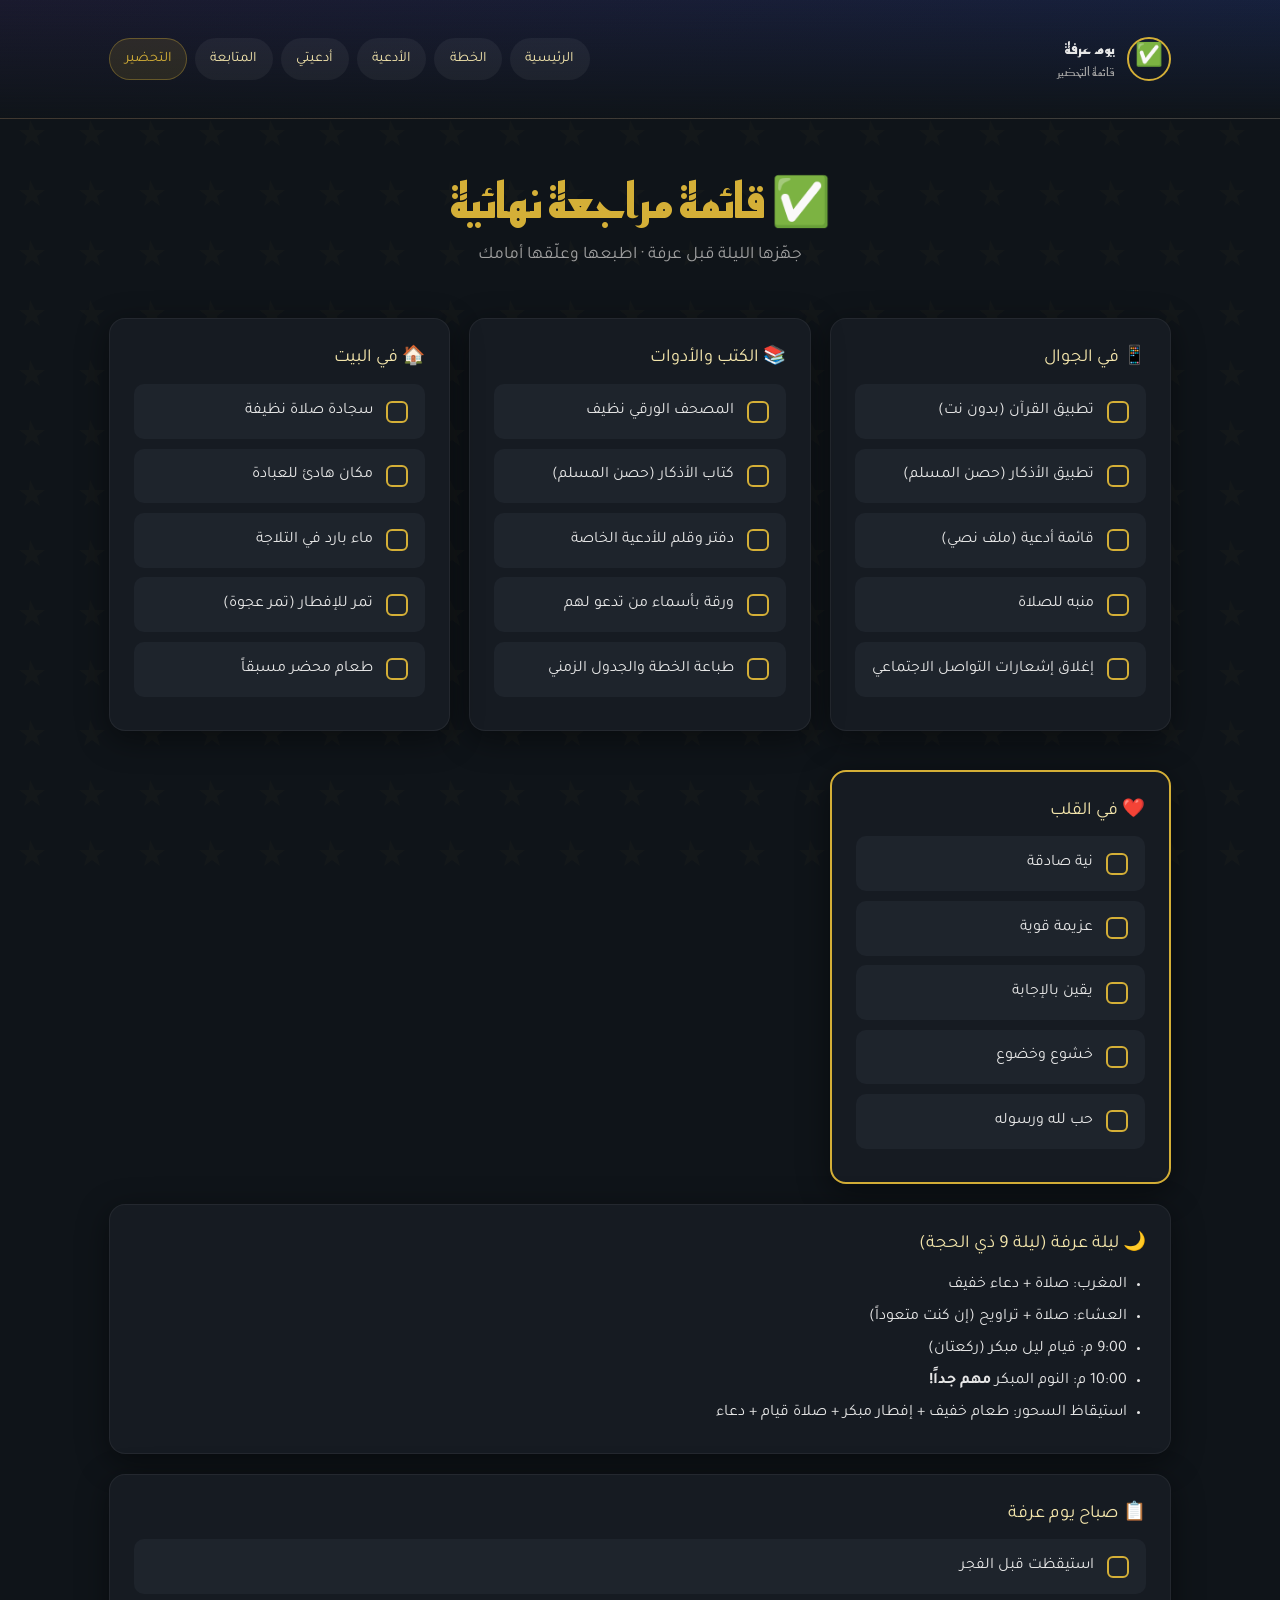
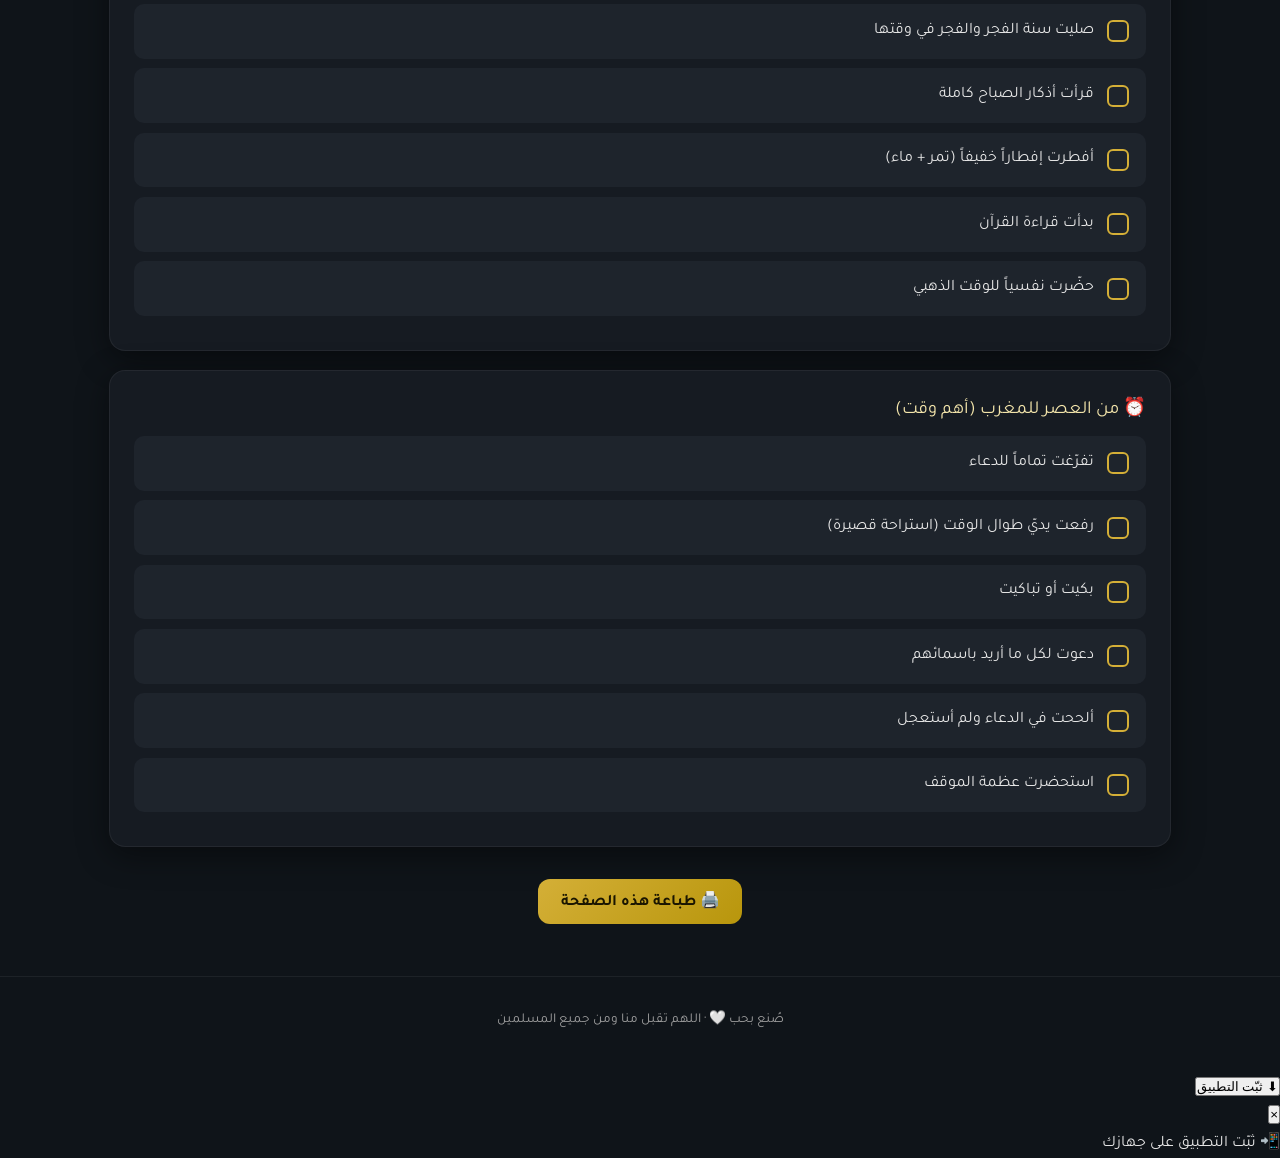
<file: checklist.html>
<!DOCTYPE html>
<html lang="ar" dir="rtl">
<head>
<meta charset="UTF-8">
<meta name="viewport" content="width=device-width, initial-scale=1.0">
<meta name="theme-color" content="#0f1419">
<title>قائمة التحضير | يوم عرفة 1447هـ</title>
<link href="https://fonts.googleapis.com/css2?family=Amiri:wght@400;700&family=Reem+Kufi&family=Tajawal:wght@400;500;700;800&display=swap" rel="stylesheet">
<link rel="stylesheet" href="css/style.css">
<link rel="manifest" href="manifest.json">
</head>
<body>

<header class="main-header">
  <div class="container header-inner">
    <div class="brand">
      <div class="brand-icon">✅</div>
      <div class="brand-text"><strong>يوم عرفة</strong><small>قائمة التحضير</small></div>
    </div>
    <nav class="main-nav">
      <a href="index.html" class="nav-link">الرئيسية</a>
      <a href="schedule.html" class="nav-link">الخطة</a>
      <a href="duas.html" class="nav-link">الأدعية</a>
      <a href="my-duas.html" class="nav-link">أدعيتي</a>
      <a href="tracker.html" class="nav-link">المتابعة</a>
      <a href="checklist.html" class="nav-link active">التحضير</a>
    </nav>
  </div>
</header>

<main class="container">

  <div class="hero" style="padding:2rem 1rem 1rem">
    <h1>✅ قائمة مراجعة نهائية</h1>
    <p class="subtitle">جهّزها الليلة قبل عرفة · اطبعها وعلّقها أمامك</p>
  </div>

  <div class="grid-2">
    <section class="card animate-in">
      <div class="card-title">📱 في الجوال</div>
      <div class="checklist-item" onclick="toggleCheck(this)"><input type="checkbox" data-id="ck1"><span>تطبيق القرآن (بدون نت)</span></div>
      <div class="checklist-item" onclick="toggleCheck(this)"><input type="checkbox" data-id="ck2"><span>تطبيق الأذكار (حصن المسلم)</span></div>
      <div class="checklist-item" onclick="toggleCheck(this)"><input type="checkbox" data-id="ck3"><span>قائمة أدعية (ملف نصي)</span></div>
      <div class="checklist-item" onclick="toggleCheck(this)"><input type="checkbox" data-id="ck4"><span>منبه للصلاة</span></div>
      <div class="checklist-item" onclick="toggleCheck(this)"><input type="checkbox" data-id="ck5"><span>إغلاق إشعارات التواصل الاجتماعي</span></div>
    </section>

    <section class="card animate-in" style="animation-delay:.05s">
      <div class="card-title">📚 الكتب والأدوات</div>
      <div class="checklist-item" onclick="toggleCheck(this)"><input type="checkbox" data-id="ck6"><span>المصحف الورقي نظيف</span></div>
      <div class="checklist-item" onclick="toggleCheck(this)"><input type="checkbox" data-id="ck7"><span>كتاب الأذكار (حصن المسلم)</span></div>
      <div class="checklist-item" onclick="toggleCheck(this)"><input type="checkbox" data-id="ck8"><span>دفتر وقلم للأدعية الخاصة</span></div>
      <div class="checklist-item" onclick="toggleCheck(this)"><input type="checkbox" data-id="ck9"><span>ورقة بأسماء من تدعو لهم</span></div>
      <div class="checklist-item" onclick="toggleCheck(this)"><input type="checkbox" data-id="ck10"><span>طباعة الخطة والجدول الزمني</span></div>
    </section>

    <section class="card animate-in" style="animation-delay:.1s">
      <div class="card-title">🏠 في البيت</div>
      <div class="checklist-item" onclick="toggleCheck(this)"><input type="checkbox" data-id="ck11"><span>سجادة صلاة نظيفة</span></div>
      <div class="checklist-item" onclick="toggleCheck(this)"><input type="checkbox" data-id="ck12"><span>مكان هادئ للعبادة</span></div>
      <div class="checklist-item" onclick="toggleCheck(this)"><input type="checkbox" data-id="ck13"><span>ماء بارد في التلاجة</span></div>
      <div class="checklist-item" onclick="toggleCheck(this)"><input type="checkbox" data-id="ck14"><span>تمر للإفطار (تمر عجوة)</span></div>
      <div class="checklist-item" onclick="toggleCheck(this)"><input type="checkbox" data-id="ck15"><span>طعام محضر مسبقاً</span></div>
    </section>

    <section class="card animate-in" style="animation-delay:.15s; border:2px solid var(--gold)">
      <div class="card-title">❤️ في القلب</div>
      <div class="checklist-item" onclick="toggleCheck(this)"><input type="checkbox" data-id="ck16"><span>نية صادقة</span></div>
      <div class="checklist-item" onclick="toggleCheck(this)"><input type="checkbox" data-id="ck17"><span>عزيمة قوية</span></div>
      <div class="checklist-item" onclick="toggleCheck(this)"><input type="checkbox" data-id="ck18"><span>يقين بالإجابة</span></div>
      <div class="checklist-item" onclick="toggleCheck(this)"><input type="checkbox" data-id="ck19"><span>خشوع وخضوع</span></div>
      <div class="checklist-item" onclick="toggleCheck(this)"><input type="checkbox" data-id="ck20"><span>حب لله ورسوله</span></div>
    </section>
  </div>

  <section class="card animate-in" style="animation-delay:.2s">
    <div class="card-title">🌙 ليلة عرفة (ليلة 9 ذي الحجة)</div>
    <ul style="padding-right:1.2rem; line-height:2; color:var(--text)">
      <li>المغرب: صلاة + دعاء خفيف</li>
      <li>العشاء: صلاة + تراويح (إن كنت متعوداً)</li>
      <li>9:00 م: قيام ليل مبكر (ركعتان)</li>
      <li>10:00 م: النوم المبكر <strong>مهم جداً!</strong></li>
      <li>استيقاظ السحور: طعام خفيف + إفطار مبكر + صلاة قيام + دعاء</li>
    </ul>
  </section>

  <section class="card animate-in" style="animation-delay:.25s">
    <div class="card-title">📋 صباح يوم عرفة</div>
    <div class="checklist-item" onclick="toggleCheck(this)"><input type="checkbox" data-id="m1"><span>استيقظت قبل الفجر</span></div>
    <div class="checklist-item" onclick="toggleCheck(this)"><input type="checkbox" data-id="m2"><span>صليت سنة الفجر والفجر في وقتها</span></div>
    <div class="checklist-item" onclick="toggleCheck(this)"><input type="checkbox" data-id="m3"><span>قرأت أذكار الصباح كاملة</span></div>
    <div class="checklist-item" onclick="toggleCheck(this)"><input type="checkbox" data-id="m4"><span>أفطرت إفطاراً خفيفاً (تمر + ماء)</span></div>
    <div class="checklist-item" onclick="toggleCheck(this)"><input type="checkbox" data-id="m5"><span>بدأت قراءة القرآن</span></div>
    <div class="checklist-item" onclick="toggleCheck(this)"><input type="checkbox" data-id="m6"><span>حضّرت نفسياً للوقت الذهبي</span></div>
  </section>

  <section class="card animate-in" style="animation-delay:.3s">
    <div class="card-title">⏰ من العصر للمغرب (أهم وقت)</div>
    <div class="checklist-item" onclick="toggleCheck(this)"><input type="checkbox" data-id="e1"><span>تفرّغت تماماً للدعاء</span></div>
    <div class="checklist-item" onclick="toggleCheck(this)"><input type="checkbox" data-id="e2"><span>رفعت يديّ طوال الوقت (استراحة قصيرة)</span></div>
    <div class="checklist-item" onclick="toggleCheck(this)"><input type="checkbox" data-id="e3"><span>بكيت أو تباكيت</span></div>
    <div class="checklist-item" onclick="toggleCheck(this)"><input type="checkbox" data-id="e4"><span>دعوت لكل ما أريد باسمائهم</span></div>
    <div class="checklist-item" onclick="toggleCheck(this)"><input type="checkbox" data-id="e5"><span>ألححت في الدعاء ولم أستعجل</span></div>
    <div class="checklist-item" onclick="toggleCheck(this)"><input type="checkbox" data-id="e6"><span>استحضرت عظمة الموقف</span></div>
  </section>

  <div class="text-center mt-2 animate-in" style="animation-delay:.35s">
    <button class="btn btn-gold" onclick="window.print()">🖨️ طباعة هذه الصفحة</button>
  </div>

</main>

<footer class="main-footer">
  <p>صُنع بحب 🤍 · اللهم تقبل منا ومن جميع المسلمين</p>
</footer>

<script src="js/app.js"></script>
</body>
</html>
</file>
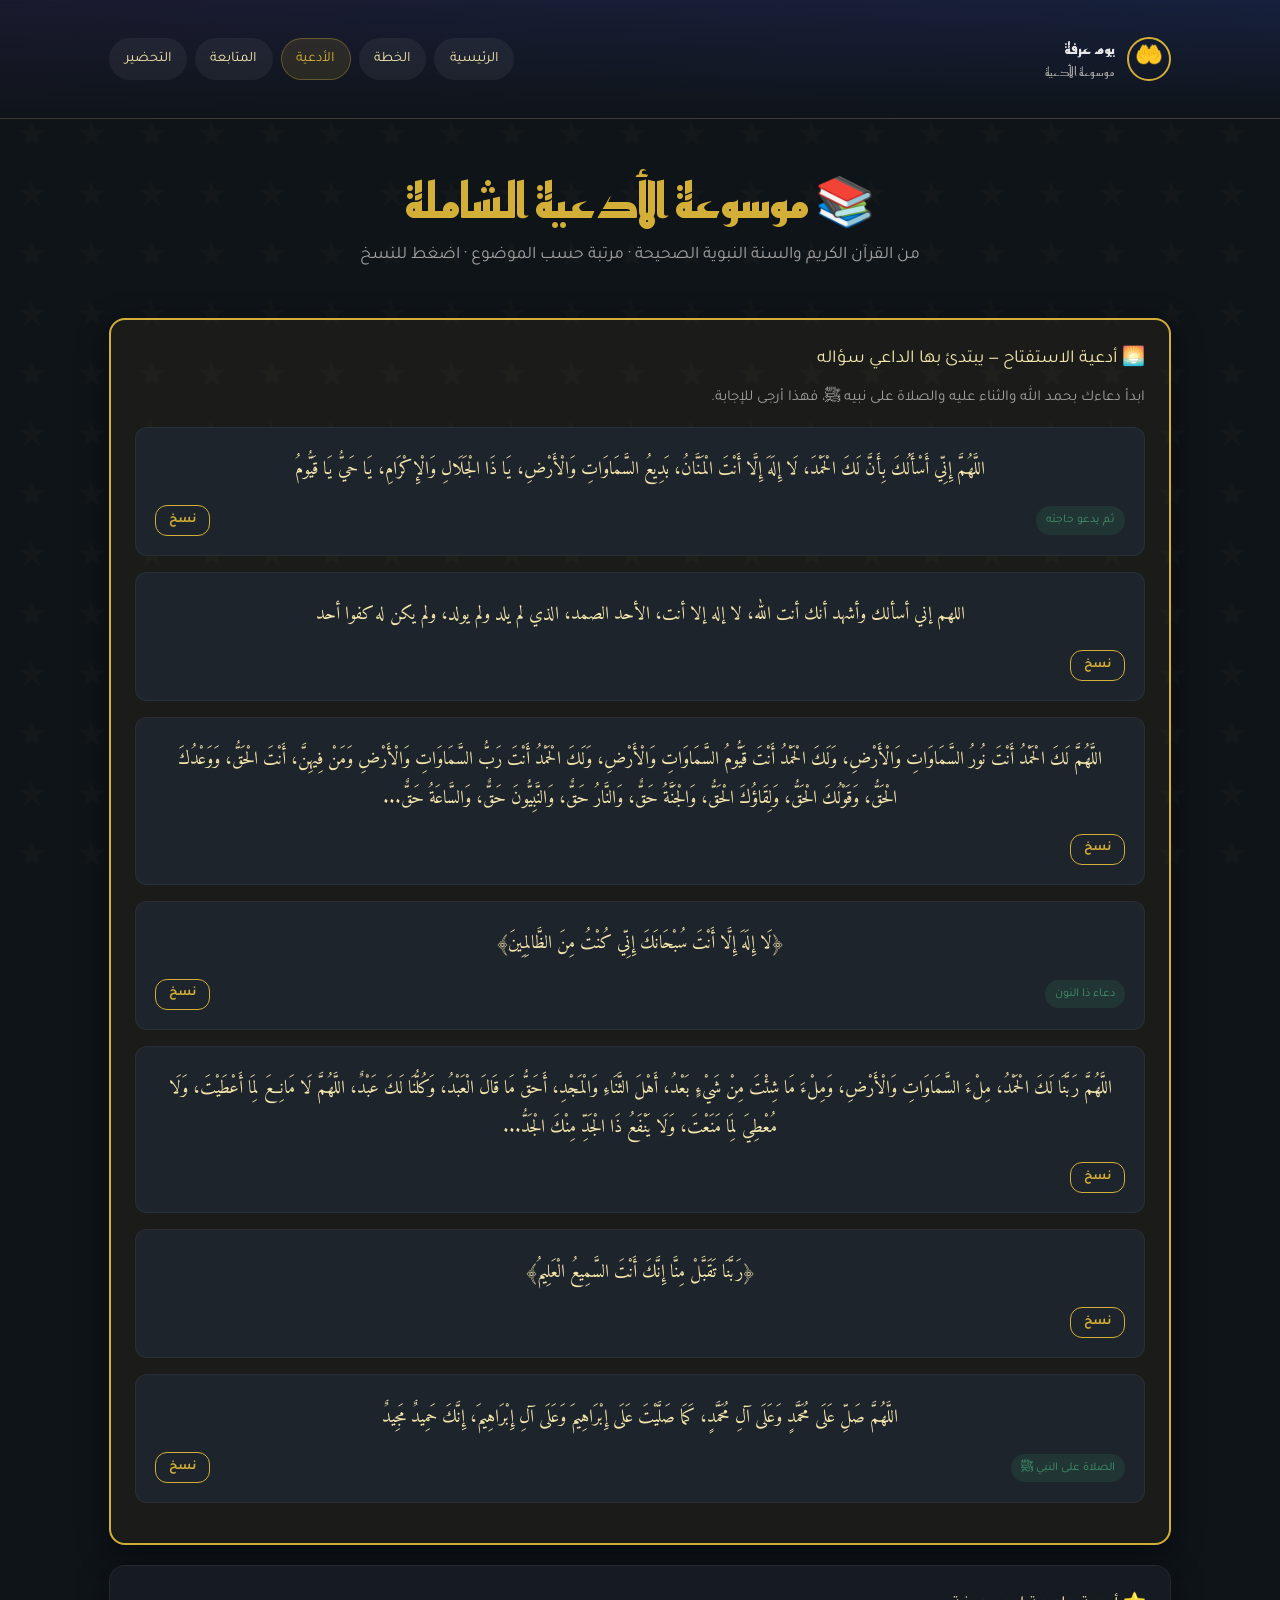
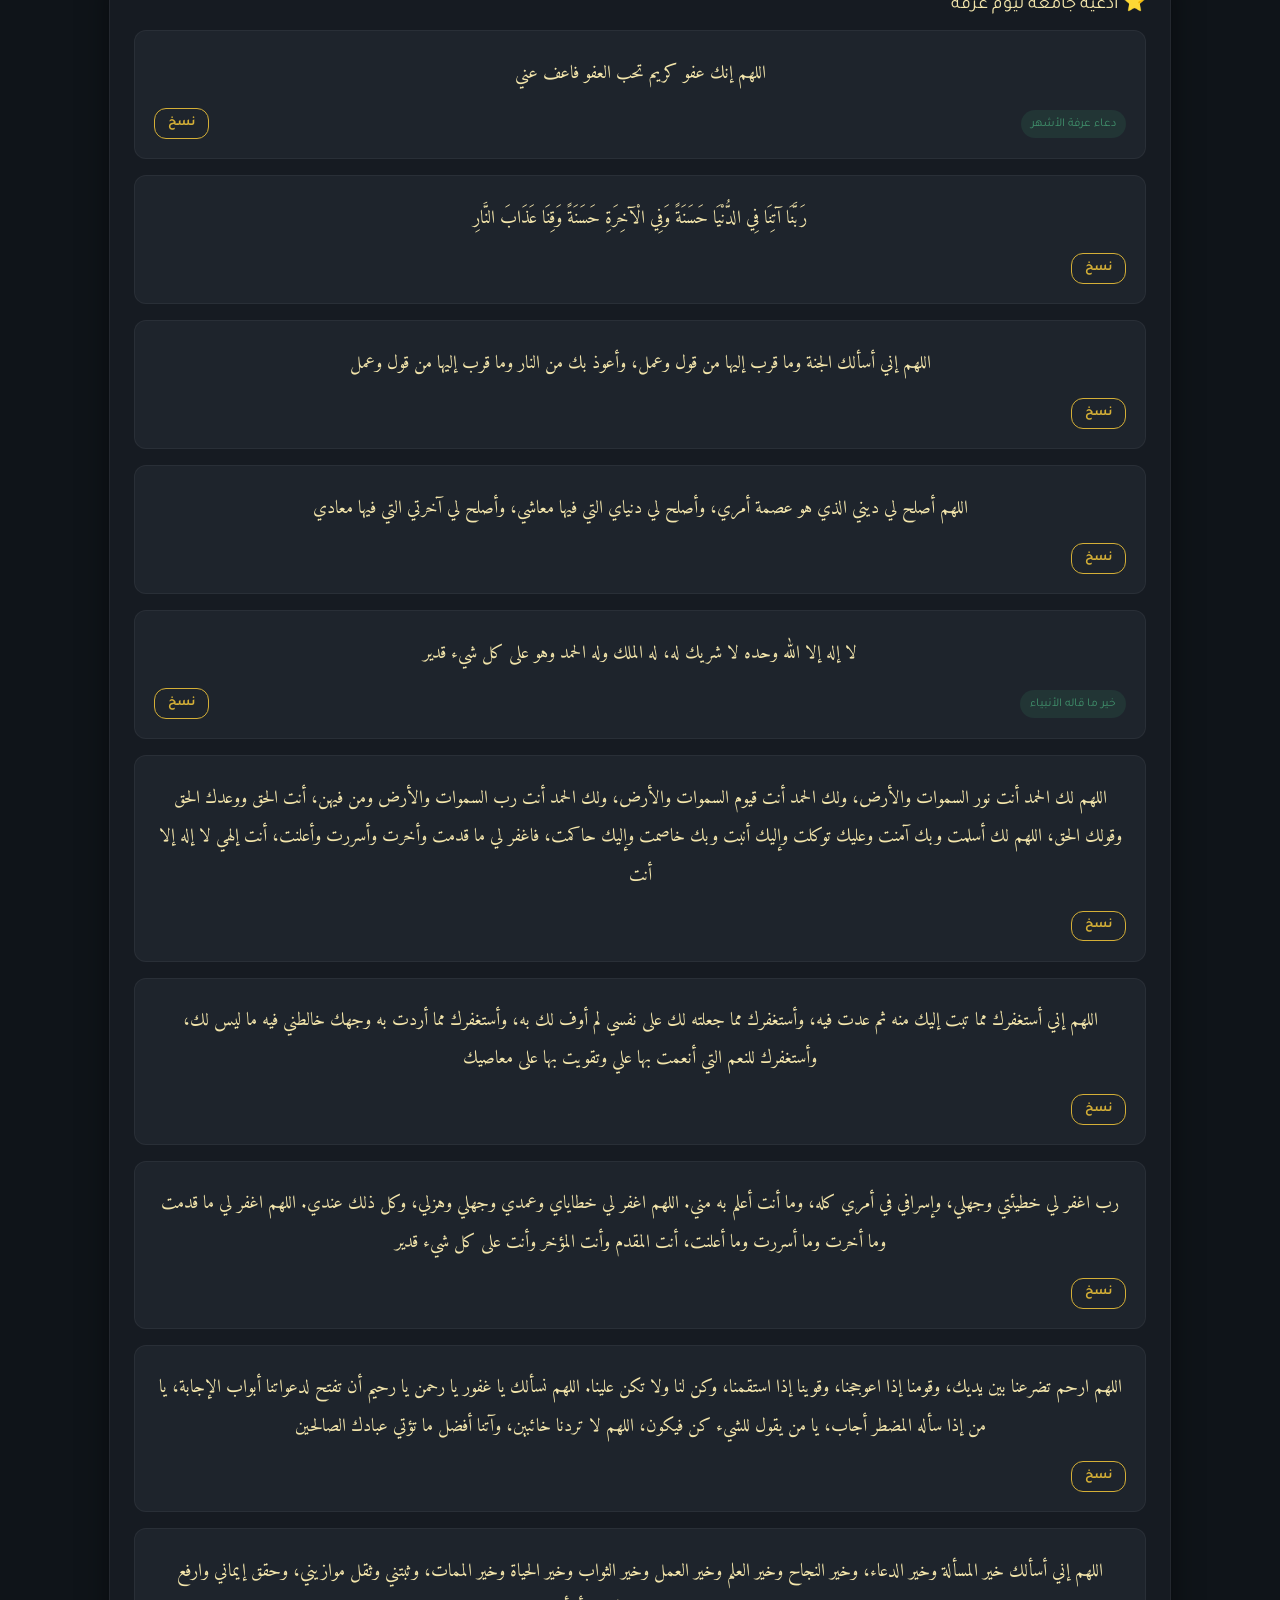
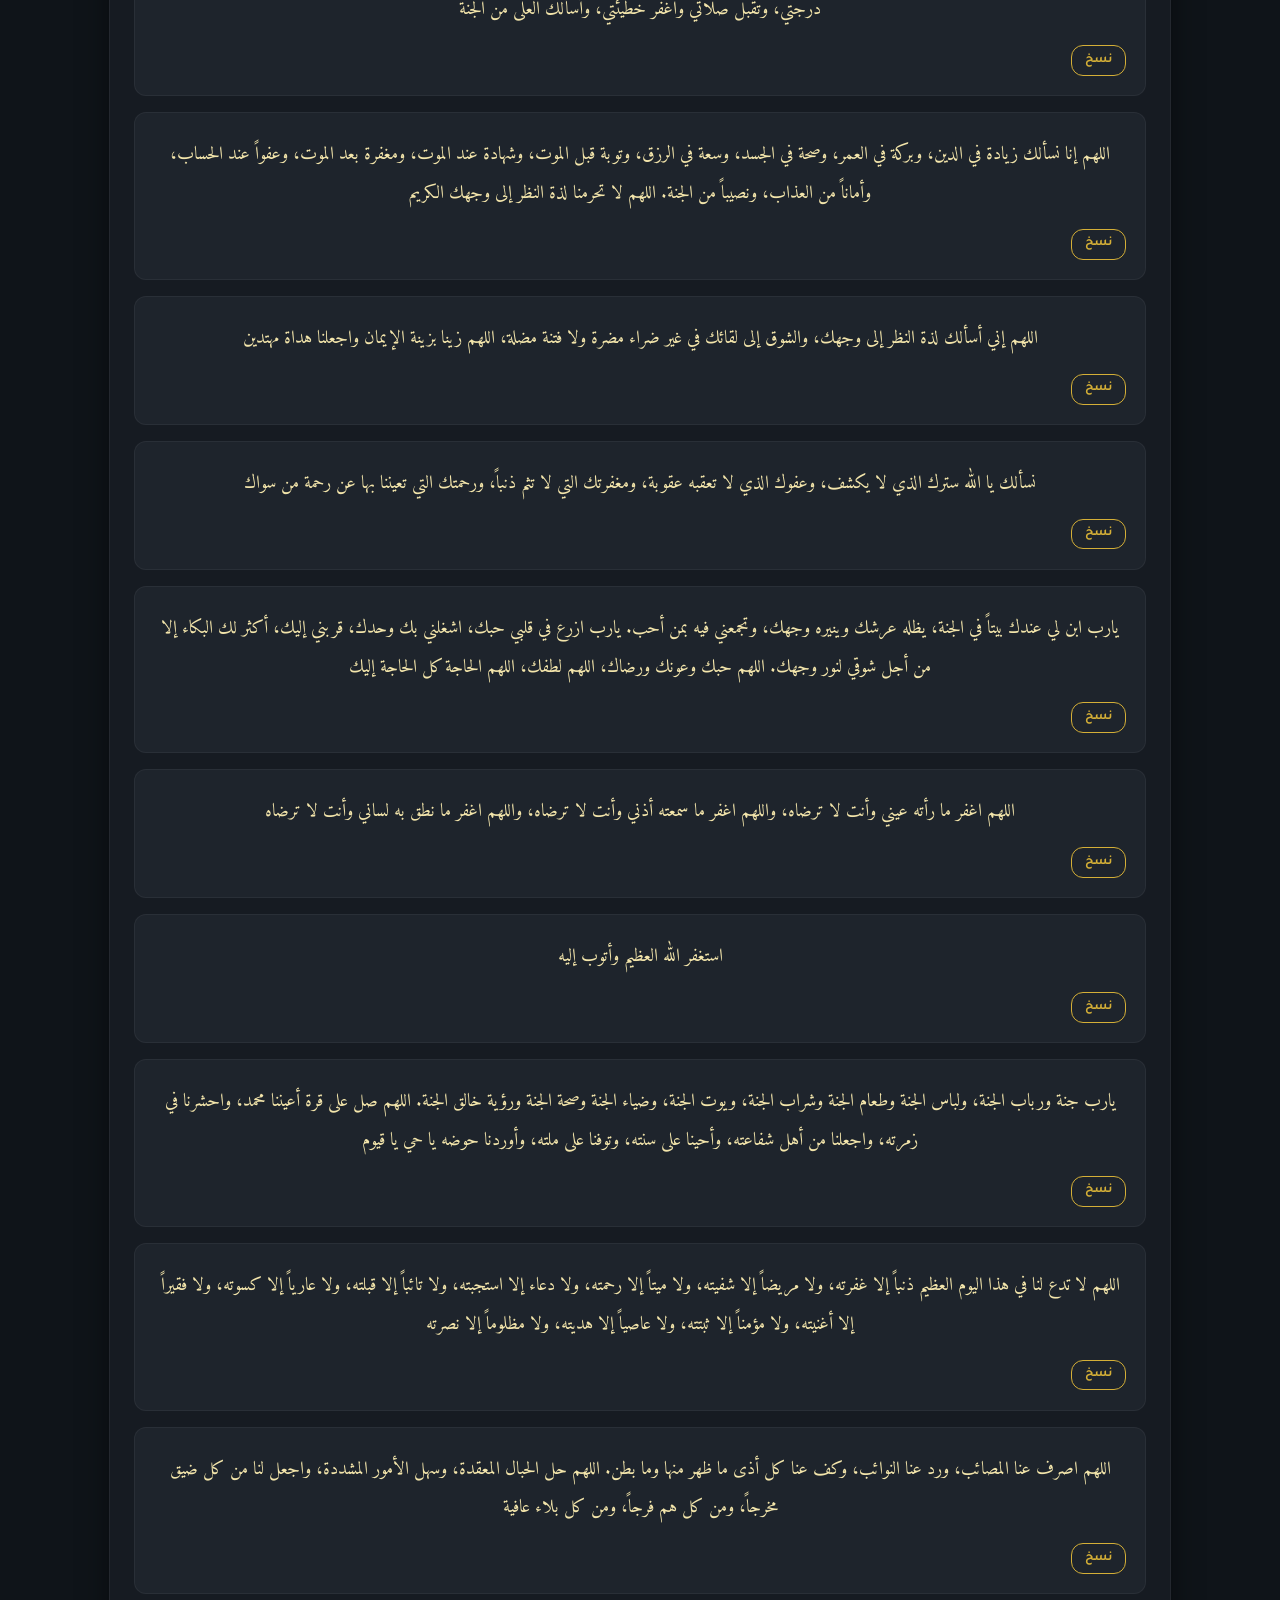
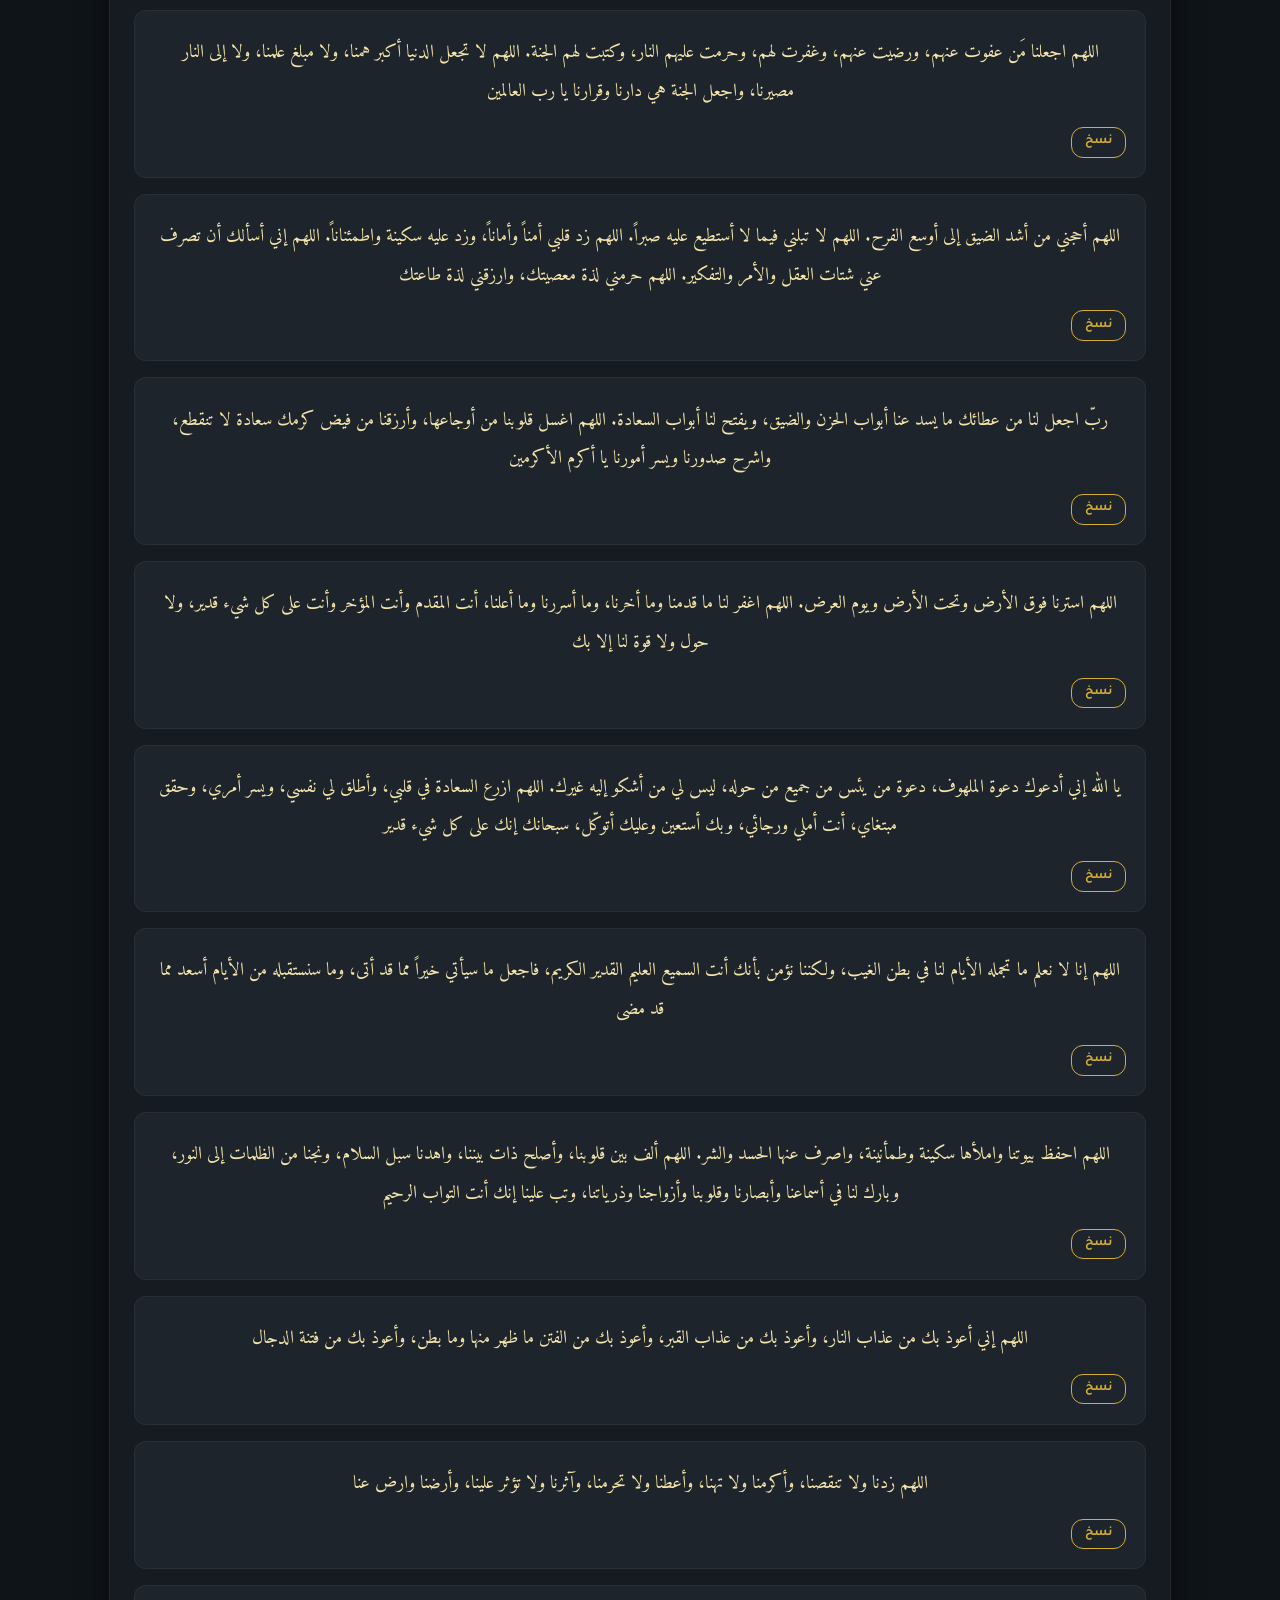
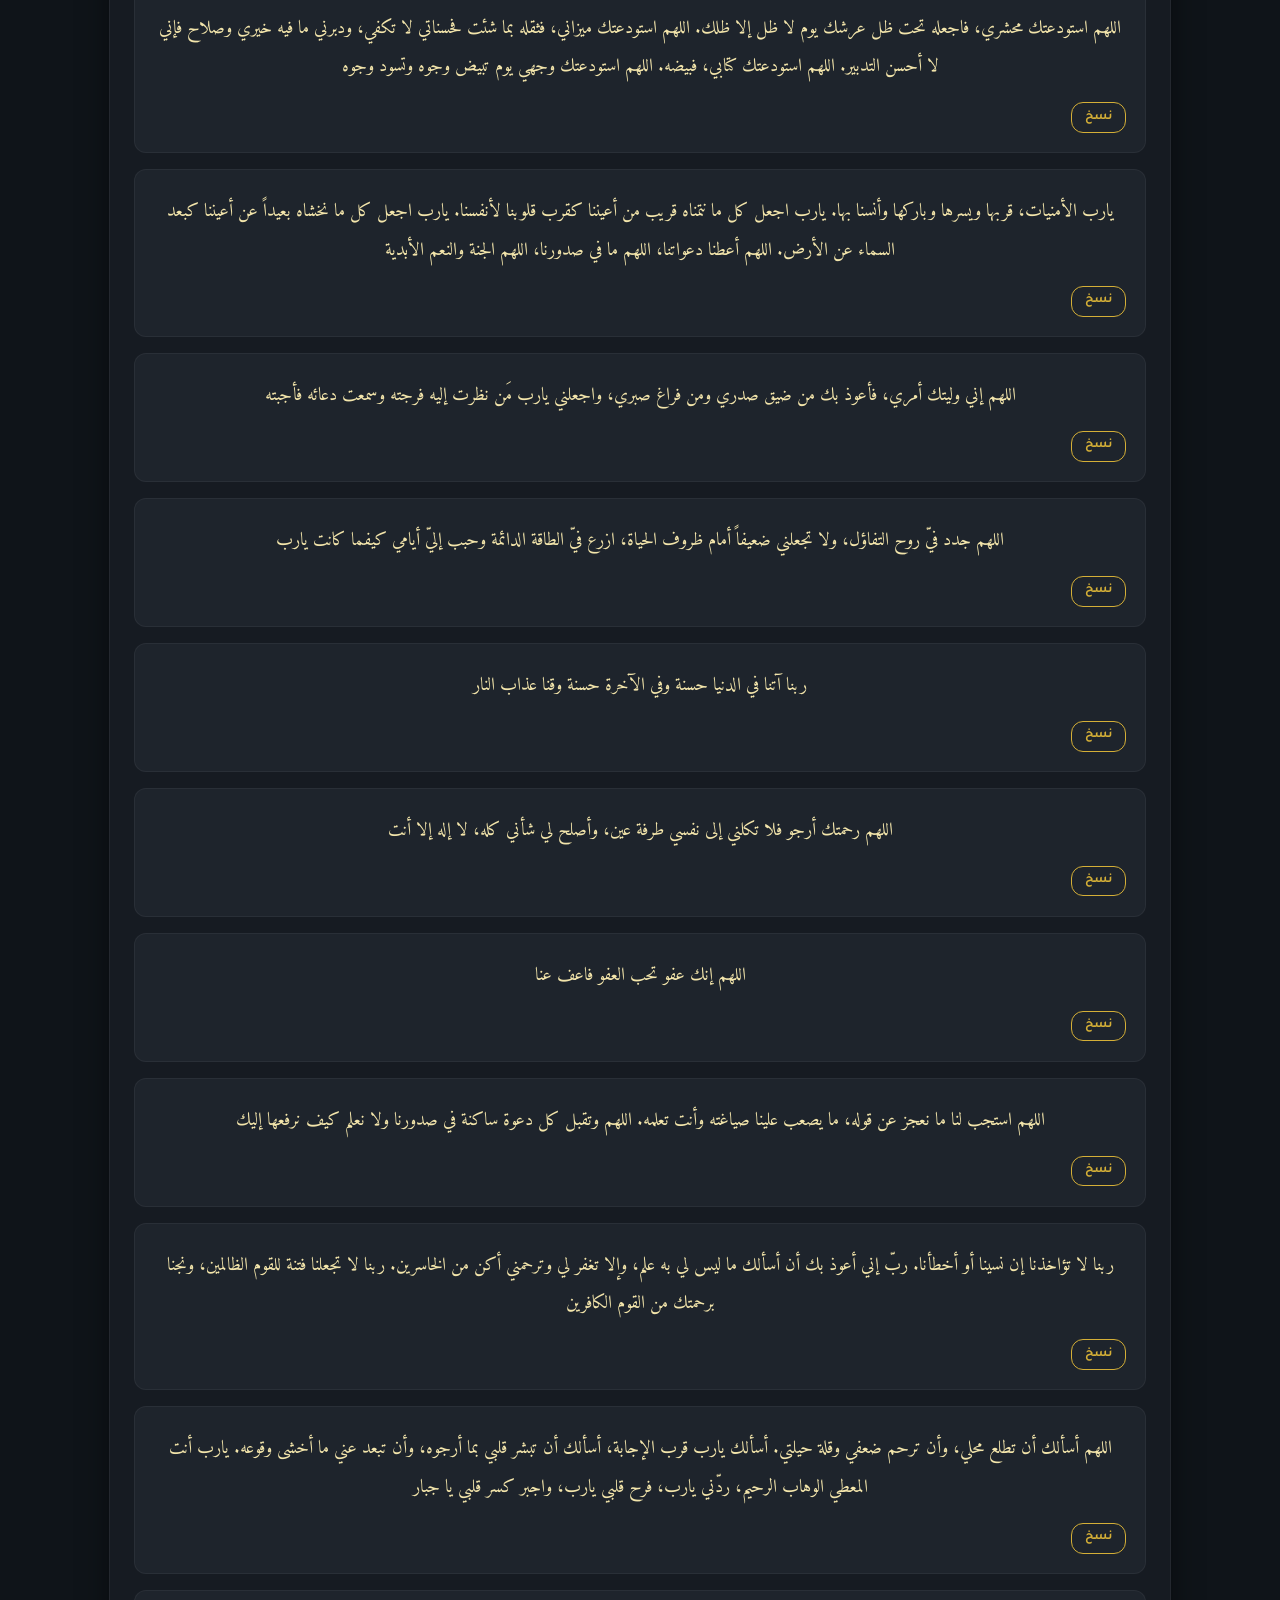
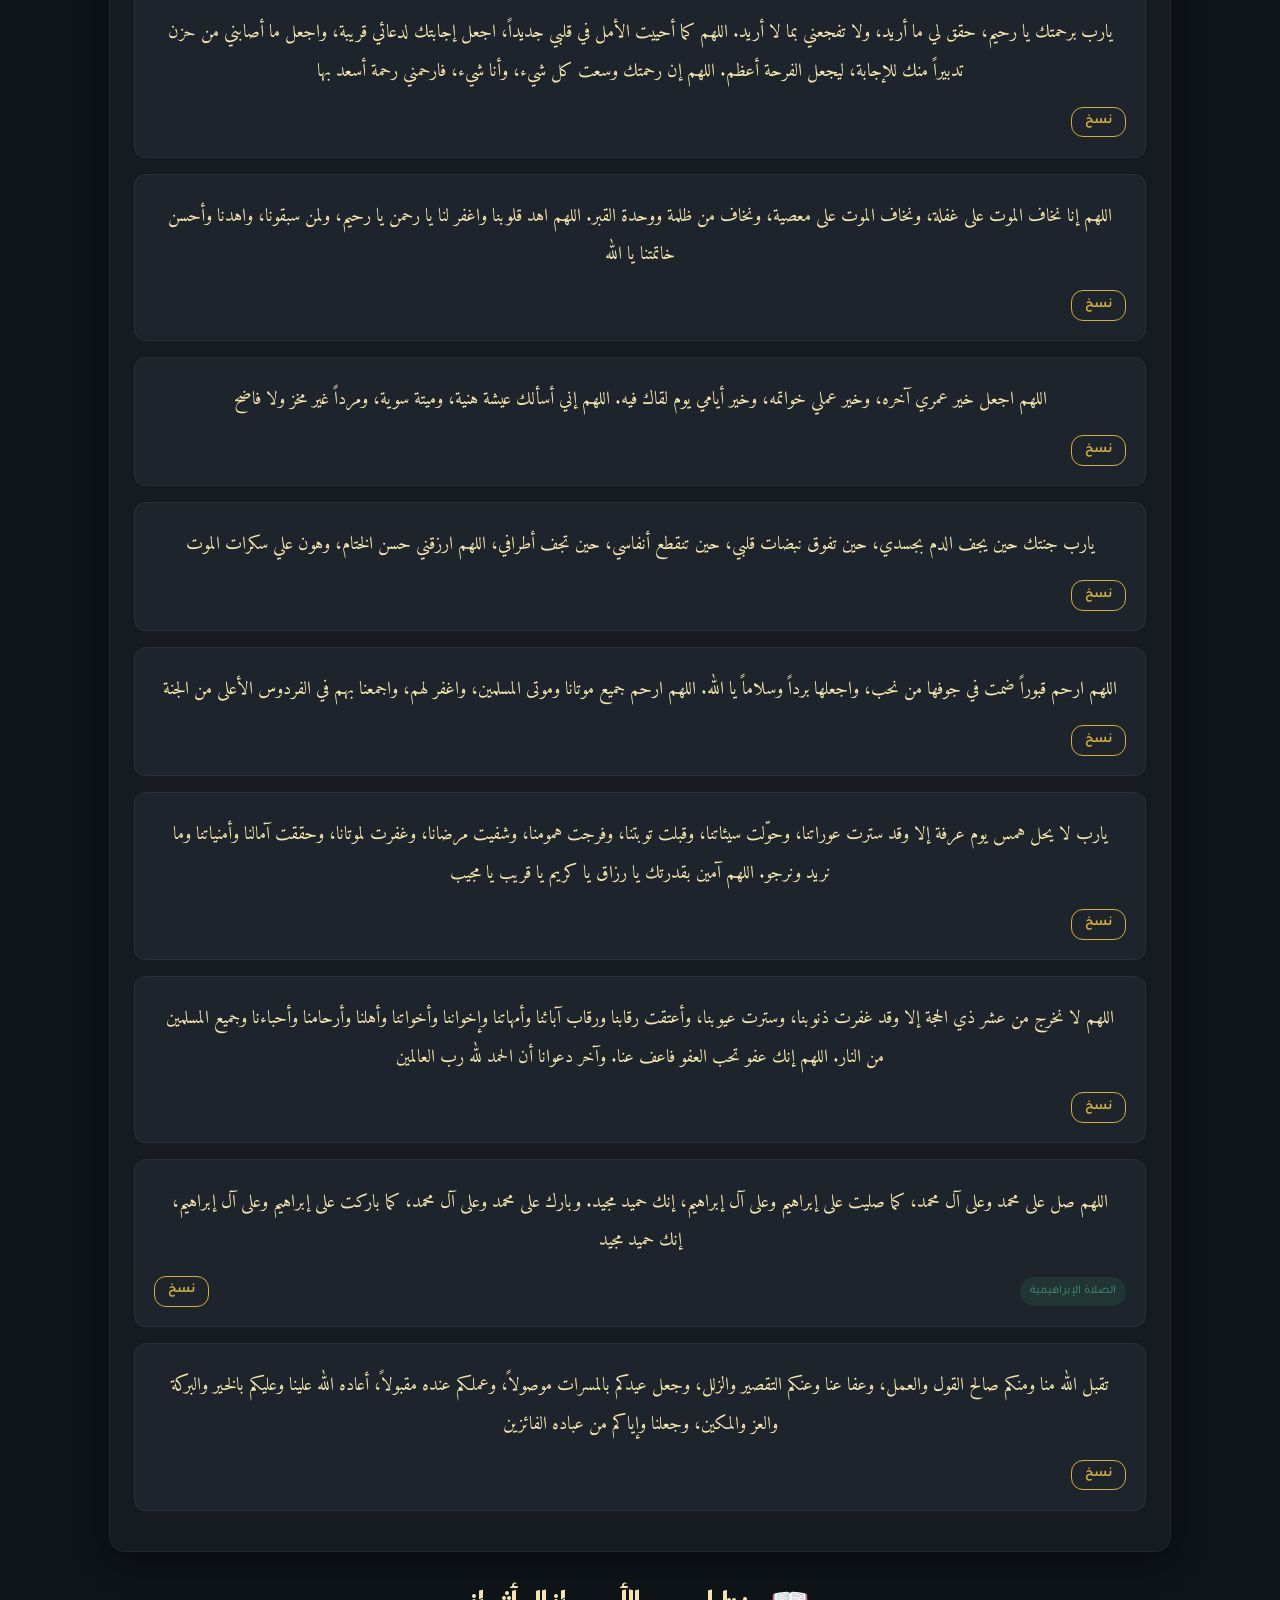
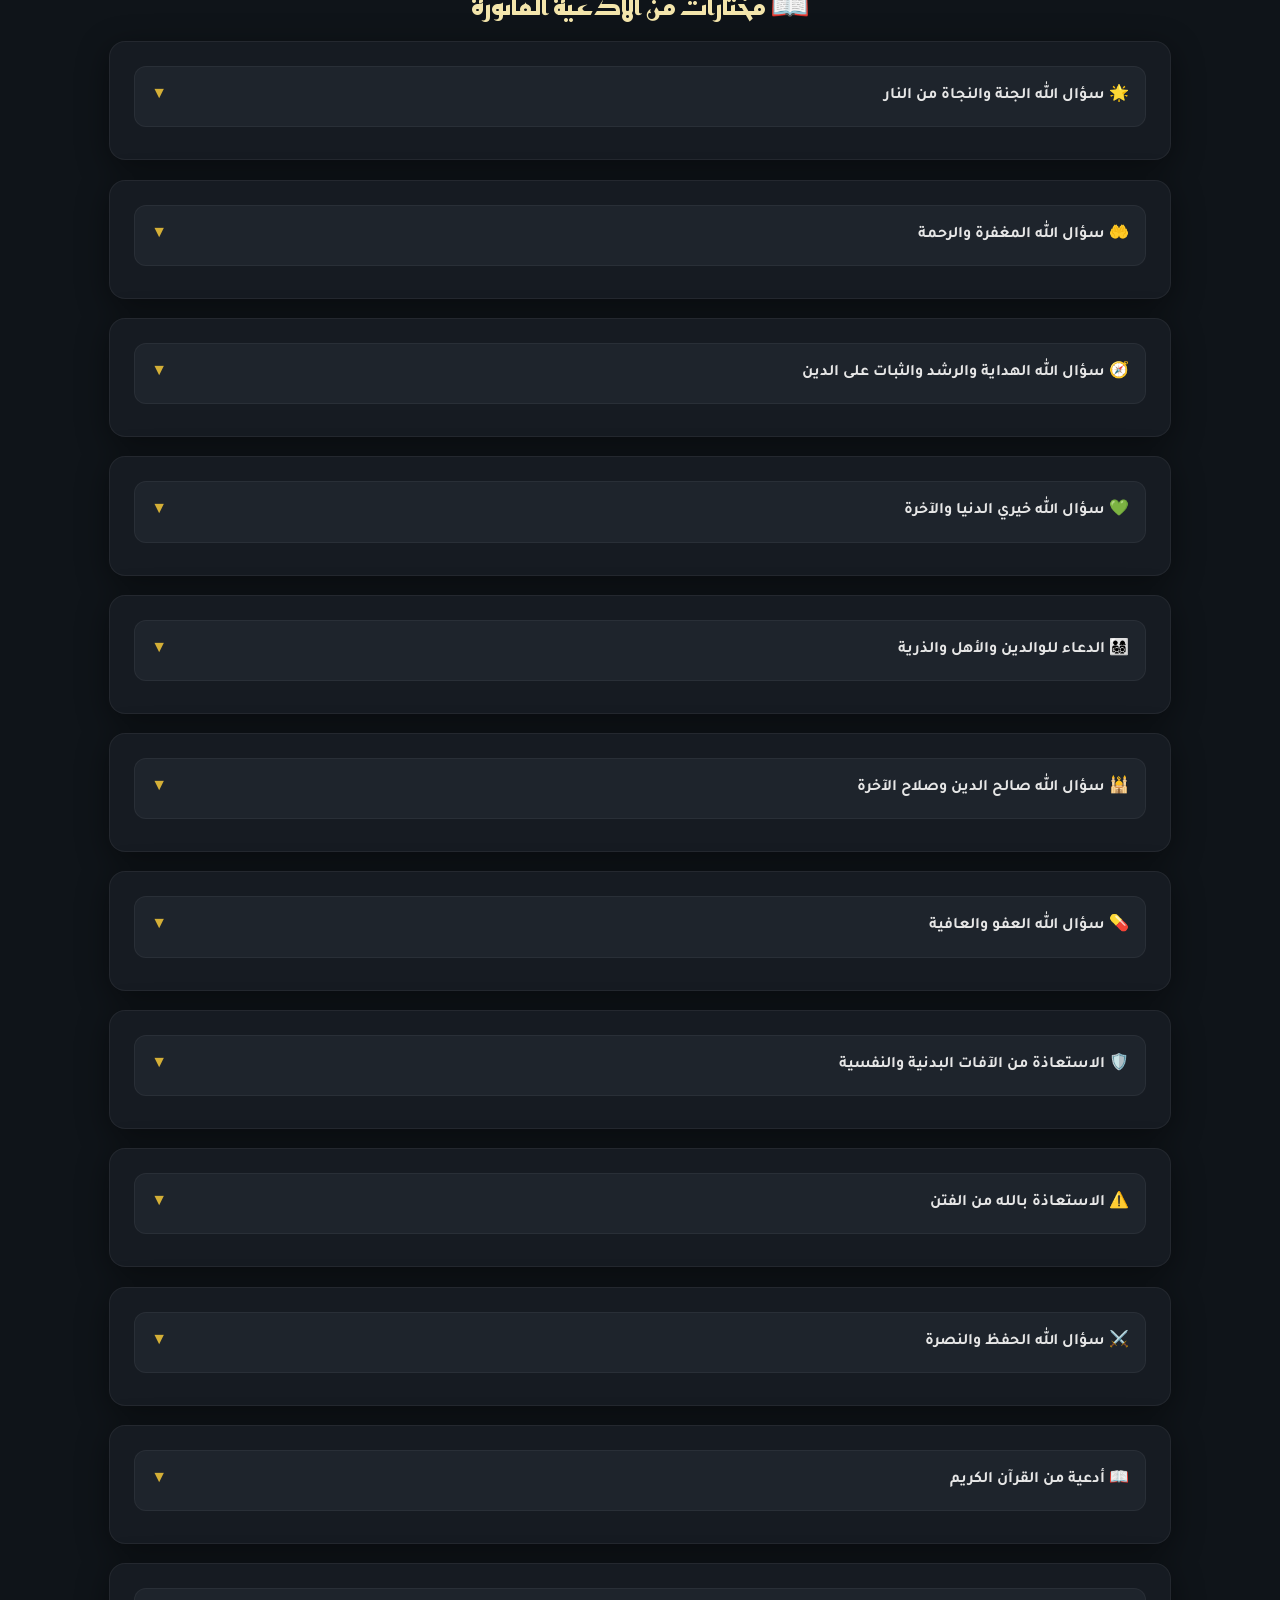
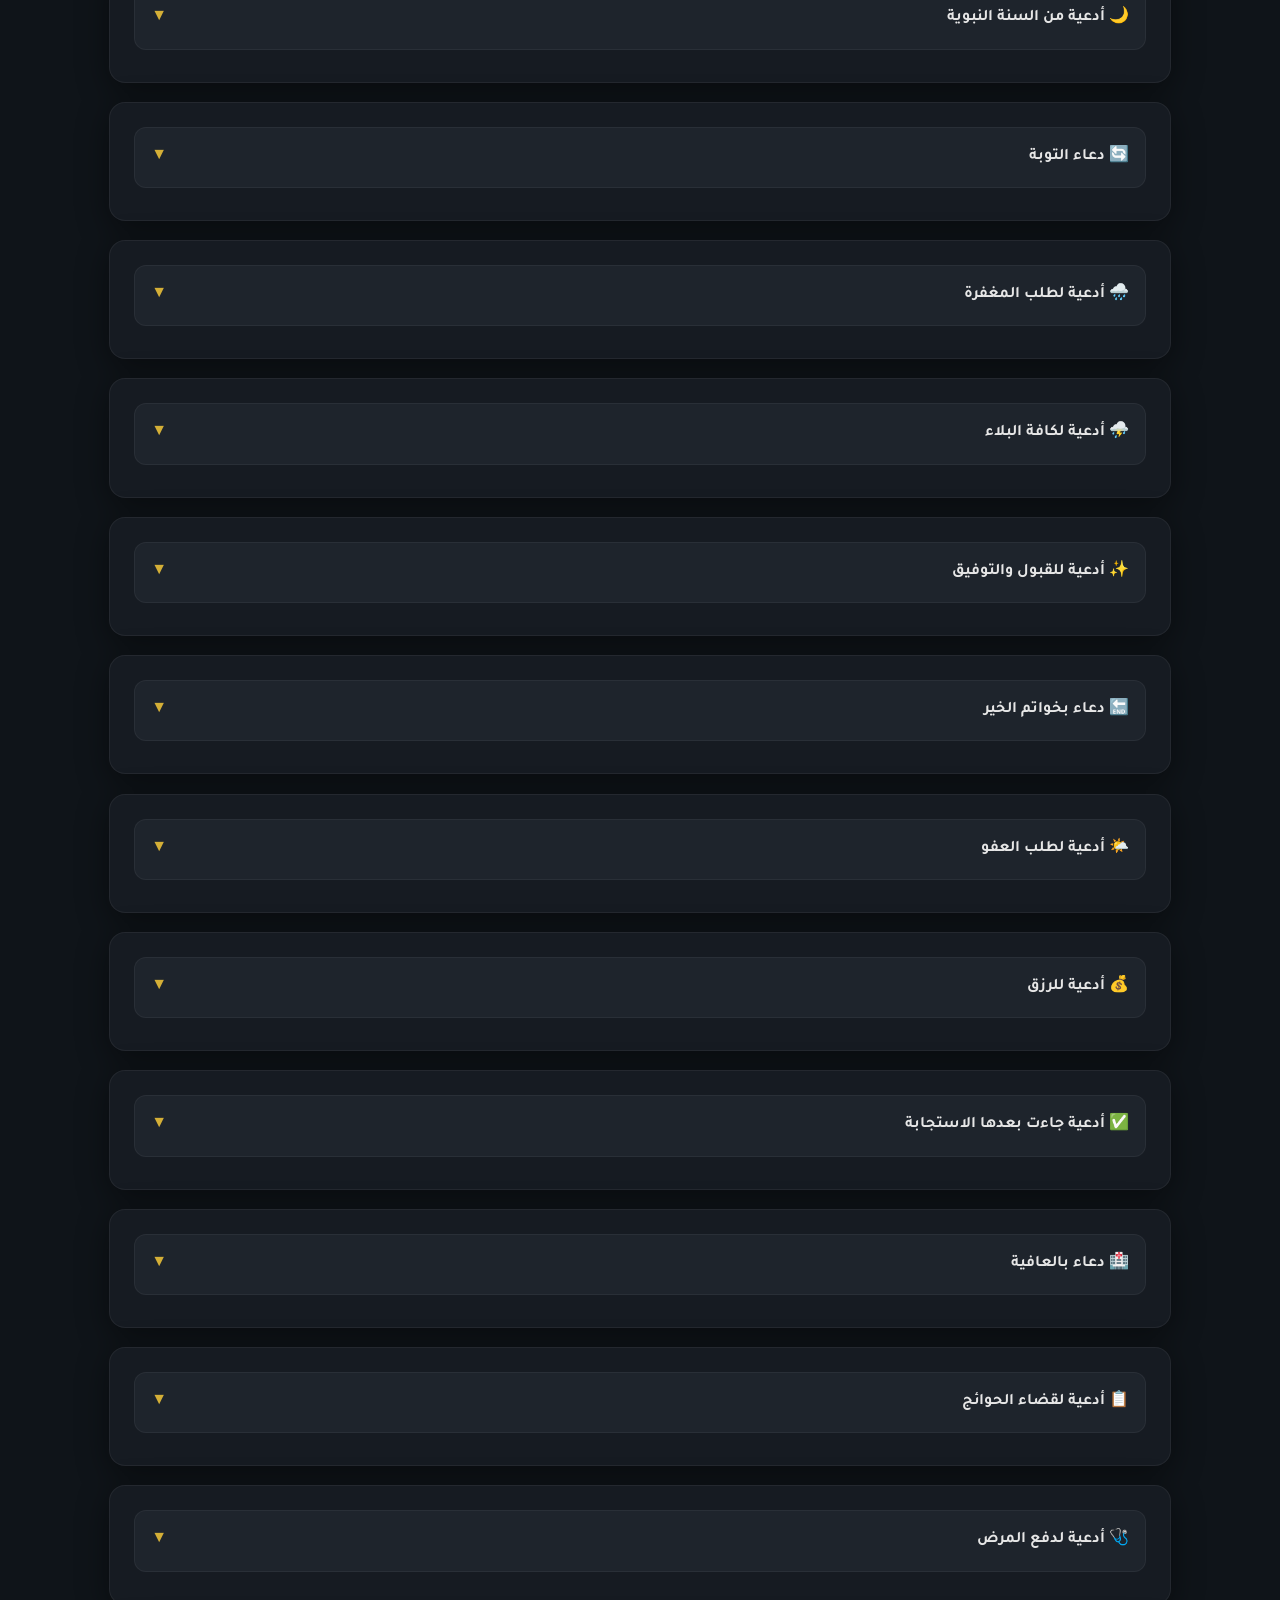
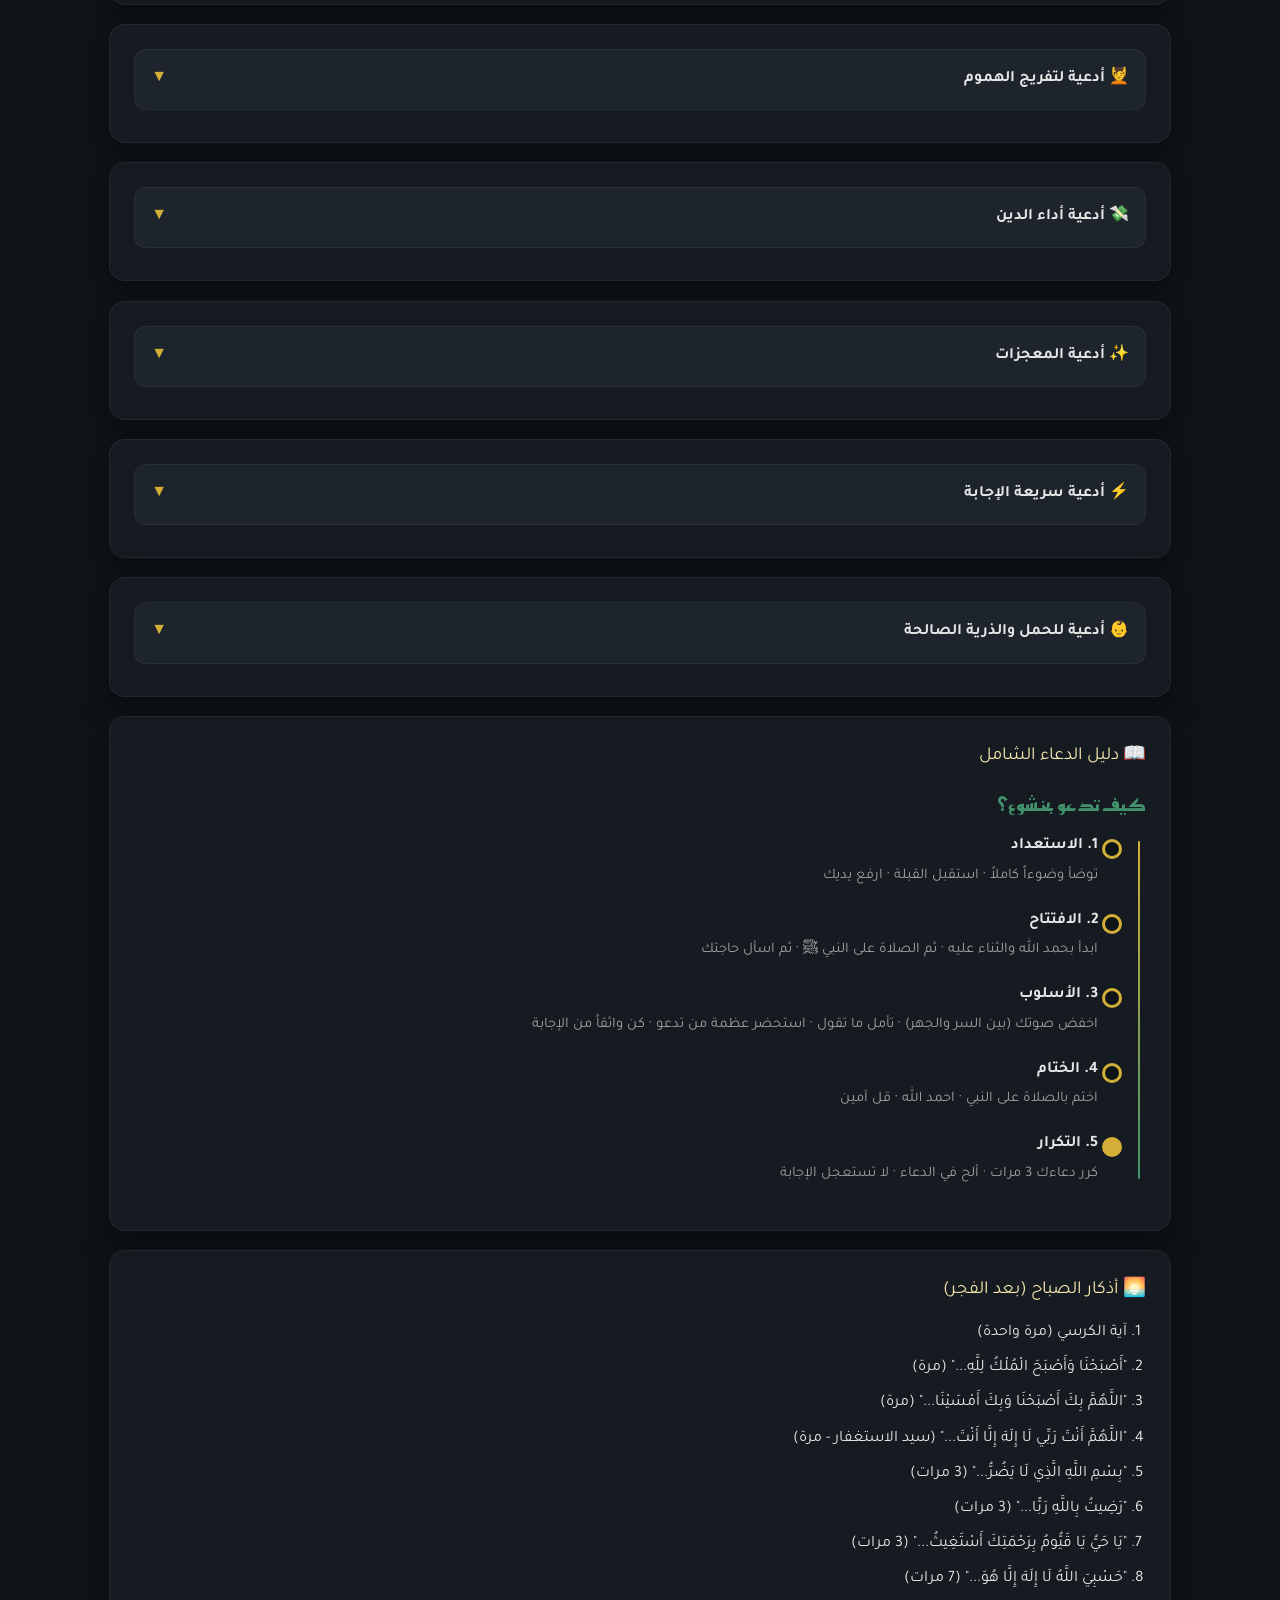
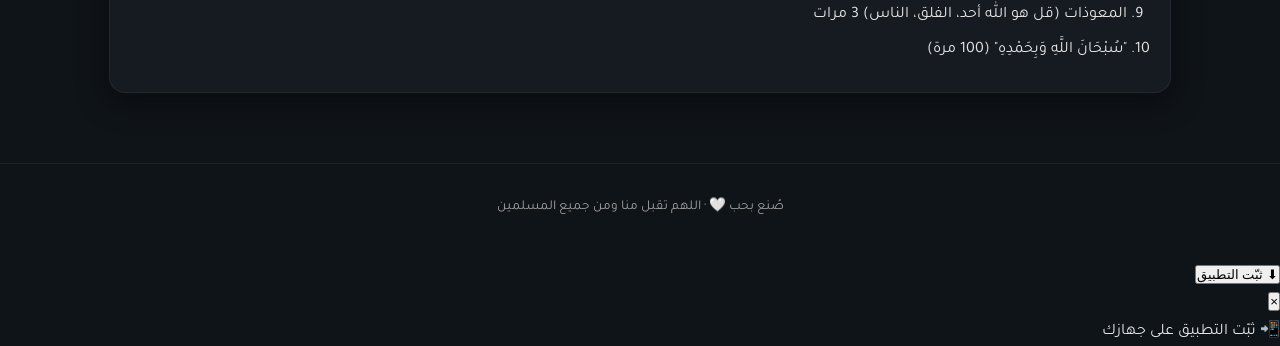
<file: duas.html>
<!DOCTYPE html>
<html lang="ar" dir="rtl">
<head>
<meta charset="UTF-8">
<meta name="viewport" content="width=device-width, initial-scale=1.0">
<meta name="theme-color" content="#0f1419">
<title>موسوعة الأدعية | يوم عرفة 1447هـ</title>
<link href="https://fonts.googleapis.com/css2?family=Amiri:wght@400;700&family=Reem+Kufi&family=Tajawal:wght@400;500;700;800&display=swap" rel="stylesheet">
<link rel="stylesheet" href="css/style.css">
<link rel="manifest" href="manifest.json">
</head>
<body>

<header class="main-header">
  <div class="container header-inner">
    <div class="brand">
      <div class="brand-icon">🤲</div>
      <div class="brand-text"><strong>يوم عرفة</strong><small>موسوعة الأدعية</small></div>
    </div>
    <nav class="main-nav">
      <a href="index.html" class="nav-link">الرئيسية</a>
      <a href="schedule.html" class="nav-link">الخطة</a>
      <a href="duas.html" class="nav-link active">الأدعية</a>
      <a href="tracker.html" class="nav-link">المتابعة</a>
      <a href="checklist.html" class="nav-link">التحضير</a>
    </nav>
  </div>
</header>

<main class="container">

  <div class="hero" style="padding:2rem 1rem 1rem">
    <h1>📚 موسوعة الأدعية الشاملة</h1>
    <p class="subtitle">من القرآن الكريم والسنة النبوية الصحيحة · مرتبة حسب الموضوع · اضغط للنسخ</p>
  </div>

  <!-- ⭐ أدعية الاستفتاح (افتتاح الدعاء) - تم نقلها للبداية -->
  <section class="card card-gold animate-in" id="opening-duas" style="border:2px solid var(--gold); background: rgba(212,175,55,0.06)">
    <div class="card-title">🌅 أدعية الاستفتاح — يبتدئ بها الداعي سؤاله</div>
    <p style="color:var(--text-muted); margin-bottom:1rem; font-size:.95rem">
      ابدأ دعاءك بحمد الله والثناء عليه والصلاة على نبيه ﷺ، فهذا أرجى للإجابة.
    </p>
    <div class="dua-item"><div class="dua-text">اللَّهُمَّ إِنِّي أَسْأَلُكَ بِأَنَّ لَكَ الْحَمْدَ، لَا إِلَهَ إِلَّا أَنْتَ الْمَنَّانُ، بَدِيعُ السَّمَاوَاتِ وَالْأَرْضِ، يَا ذَا الْجَلَالِ وَالْإِكْرَامِ، يَا حَيُّ يَا قَيُّومُ</div><div class="dua-info"><span class="dua-tag">ثم يدعو حاجته</span><button class="btn btn-outline" style="padding:.4rem .8rem;font-size:.8rem" onclick="copyDua(this)">نسخ</button></div></div>
    <div class="dua-item"><div class="dua-text">اللهم إني أسألك وأشهد أنك أنت الله، لا إله إلا أنت، الأحد الصمد، الذي لم يلد ولم يولد، ولم يكن له كفوا أحد</div><div class="dua-info"><button class="btn btn-outline" style="padding:.4rem .8rem;font-size:.8rem" onclick="copyDua(this)">نسخ</button></div></div>
    <div class="dua-item"><div class="dua-text">اللَّهُمَّ لَكَ الْحَمْدُ أَنْتَ نُورُ السَّمَاوَاتِ وَالْأَرْضِ، وَلَكَ الْحَمْدُ أَنْتَ قَيُّومُ السَّمَاوَاتِ وَالْأَرْضِ، وَلَكَ الْحَمْدُ أَنْتَ رَبُّ السَّمَاوَاتِ وَالْأَرْضِ وَمَنْ فِيهِنَّ، أَنْتَ الْحَقُّ، وَوَعْدُكَ الْحَقُّ، وَقَوْلُكَ الْحَقُّ، وَلِقَاؤُكَ الْحَقُّ، وَالْجَنَّةُ حَقٌّ، وَالنَّارُ حَقٌّ، وَالنَّبِيُّونَ حَقٌّ، وَالسَّاعَةُ حَقٌّ...</div><div class="dua-info"><button class="btn btn-outline" style="padding:.4rem .8rem;font-size:.8rem" onclick="copyDua(this)">نسخ</button></div></div>
    <div class="dua-item"><div class="dua-text">﴿لَا إِلَهَ إِلَّا أَنْتَ سُبْحَانَكَ إِنِّي كُنْتُ مِنَ الظَّالِمِينَ﴾</div><div class="dua-info"><span class="dua-tag">دعاء ذا النون</span><button class="btn btn-outline" style="padding:.4rem .8rem;font-size:.8rem" onclick="copyDua(this)">نسخ</button></div></div>
    <div class="dua-item"><div class="dua-text">اللَّهُمَّ رَبَّنَا لَكَ الْحَمْدُ، مِلْءَ السَّمَاوَاتِ وَالْأَرْضِ، وَمِلْءَ مَا شِئْتَ مِنْ شَيْءٍ بَعْدُ، أَهْلَ الثَّنَاءِ وَالْمَجْدِ، أَحَقُّ مَا قَالَ الْعَبْدُ، وَكُلُّنَا لَكَ عَبْدٌ، اللَّهُمَّ لَا مَانِعَ لِمَا أَعْطَيْتَ، وَلَا مُعْطِيَ لِمَا مَنَعْتَ، وَلَا يَنْفَعُ ذَا الْجَدِّ مِنْكَ الْجَدُّ...</div><div class="dua-info"><button class="btn btn-outline" style="padding:.4rem .8rem;font-size:.8rem" onclick="copyDua(this)">نسخ</button></div></div>
    <div class="dua-item"><div class="dua-text">﴿رَبَّنَا تَقَبَّلْ مِنَّا إِنَّكَ أَنْتَ السَّمِيعُ الْعَلِيمُ﴾</div><div class="dua-info"><button class="btn btn-outline" style="padding:.4rem .8rem;font-size:.8rem" onclick="copyDua(this)">نسخ</button></div></div>
    <div class="dua-item"><div class="dua-text">اللَّهُمَّ صَلِّ عَلَى مُحَمَّدٍ وَعَلَى آلِ مُحَمَّدٍ، كَمَا صَلَّيْتَ عَلَى إِبْرَاهِيمَ وَعَلَى آلِ إِبْرَاهِيمَ، إِنَّكَ حَمِيدٌ مَجِيدٌ</div><div class="dua-info"><span class="dua-tag">الصلاة على النبي ﷺ</span><button class="btn btn-outline" style="padding:.4rem .8rem;font-size:.8rem" onclick="copyDua(this)">نسخ</button></div></div>
  </section>

  <!-- Core Duas -->
  <section class="card animate-in">
    <div class="card-title">⭐ أدعية جامعة ليوم عرفة</div>
    <div class="dua-item"><div class="dua-text">اللهم إنك عفو كريم تحب العفو فاعف عني</div><div class="dua-info"><span class="dua-tag">دعاء عرفة الأشهر</span><button class="btn btn-outline" style="padding:.4rem .8rem;font-size:.8rem" onclick="copyDua(this)">نسخ</button></div></div>
    <div class="dua-item"><div class="dua-text">رَبَّنَا آتِنَا فِي الدُّنْيَا حَسَنَةً وَفِي الْآخِرَةِ حَسَنَةً وَقِنَا عَذَابَ النَّارِ</div><div class="dua-info"><button class="btn btn-outline" style="padding:.4rem .8rem;font-size:.8rem" onclick="copyDua(this)">نسخ</button></div></div>
    <div class="dua-item"><div class="dua-text">اللهم إني أسألك الجنة وما قرب إليها من قول وعمل، وأعوذ بك من النار وما قرب إليها من قول وعمل</div><div class="dua-info"><button class="btn btn-outline" style="padding:.4rem .8rem;font-size:.8rem" onclick="copyDua(this)">نسخ</button></div></div>
    <div class="dua-item"><div class="dua-text">اللهم أصلح لي ديني الذي هو عصمة أمري، وأصلح لي دنياي التي فيها معاشي، وأصلح لي آخرتي التي فيها معادي</div><div class="dua-info"><button class="btn btn-outline" style="padding:.4rem .8rem;font-size:.8rem" onclick="copyDua(this)">نسخ</button></div></div>
    <div class="dua-item"><div class="dua-text">لا إله إلا الله وحده لا شريك له، له الملك وله الحمد وهو على كل شيء قدير</div><div class="dua-info"><span class="dua-tag">خير ما قاله الأنبياء</span><button class="btn btn-outline" style="padding:.4rem .8rem;font-size:.8rem" onclick="copyDua(this)">نسخ</button></div></div>
    <div class="dua-item"><div class="dua-text">اللهم لك الحمد أنت نور السموات والأرض، ولك الحمد أنت قيوم السموات والأرض، ولك الحمد أنت رب السموات والأرض ومن فيهن، أنت الحق ووعدك الحق وقولك الحق، اللهم لك أسلمت وبك آمنت وعليك توكلت وإليك أنبت وبك خاصمت وإليك حاكمت، فاغفر لي ما قدمت وأخرت وأسررت وأعلنت، أنت إلهي لا إله إلا أنت</div><div class="dua-info"><button class="btn btn-outline" style="padding:.4rem .8rem;font-size:.8rem" onclick="copyDua(this)">نسخ</button></div></div>
    <div class="dua-item"><div class="dua-text">اللهم إني أستغفرك مما تبت إليك منه ثم عدت فيه، وأستغفرك مما جعلته لك على نفسي لم أوف لك به، وأستغفرك مما أردت به وجهك خالطني فيه ما ليس لك، وأستغفرك للنعم التي أنعمت بها علي وتقويت بها على معاصيك</div><div class="dua-info"><button class="btn btn-outline" style="padding:.4rem .8rem;font-size:.8rem" onclick="copyDua(this)">نسخ</button></div></div>
    <div class="dua-item"><div class="dua-text">رب اغفر لي خطيئتي وجهلي، وإسرافي في أمري كله، وما أنت أعلم به مني. اللهم اغفر لي خطاياي وعمدي وجهلي وهزلي، وكل ذلك عندي. اللهم اغفر لي ما قدمت وما أخرت وما أسررت وما أعلنت، أنت المقدم وأنت المؤخر وأنت على كل شيء قدير</div><div class="dua-info"><button class="btn btn-outline" style="padding:.4rem .8rem;font-size:.8rem" onclick="copyDua(this)">نسخ</button></div></div>
    <div class="dua-item"><div class="dua-text">اللهم ارحم تضرعنا بين يديك، وقومنا إذا اعوججنا، وقوينا إذا استقمنا، وكن لنا ولا تكن علينا. اللهم نسألك يا غفور يا رحمن يا رحيم أن تفتح لدعواتنا أبواب الإجابة، يا من إذا سأله المضطر أجاب، يا من يقول للشيء كن فيكون، اللهم لا تردنا خائبين، وآتنا أفضل ما تؤتي عبادك الصالحين</div><div class="dua-info"><button class="btn btn-outline" style="padding:.4rem .8rem;font-size:.8rem" onclick="copyDua(this)">نسخ</button></div></div>
    <div class="dua-item"><div class="dua-text">اللهم إني أسألك خير المسألة وخير الدعاء، وخير النجاح وخير العلم وخير العمل وخير الثواب وخير الحياة وخير الممات، وثبتني وثقل موازيني، وحقق إيماني وارفع درجتي، وتقبل صلاتي واغفر خطيئتي، وأسألك العلى من الجنة</div><div class="dua-info"><button class="btn btn-outline" style="padding:.4rem .8rem;font-size:.8rem" onclick="copyDua(this)">نسخ</button></div></div>
    <div class="dua-item"><div class="dua-text">اللهم إنا نسألك زيادة في الدين، وبركة في العمر، وصحة في الجسد، وسعة في الرزق، وتوبة قبل الموت، وشهادة عند الموت، ومغفرة بعد الموت، وعفواً عند الحساب، وأماناً من العذاب، ونصيباً من الجنة. اللهم لا تحرمنا لذة النظر إلى وجهك الكريم</div><div class="dua-info"><button class="btn btn-outline" style="padding:.4rem .8rem;font-size:.8rem" onclick="copyDua(this)">نسخ</button></div></div>
    <div class="dua-item"><div class="dua-text">اللهم إني أسألك لذة النظر إلى وجهك، والشوق إلى لقائك في غير ضراء مضرة ولا فتنة مضلة، اللهم زينا بزينة الإيمان واجعلنا هداة مهتدين</div><div class="dua-info"><button class="btn btn-outline" style="padding:.4rem .8rem;font-size:.8rem" onclick="copyDua(this)">نسخ</button></div></div>
    <div class="dua-item"><div class="dua-text">نسألك يا الله سترك الذي لا يكشف، وعفوك الذي لا تعقبه عقوبة، ومغفرتك التي لا تثم ذنباً، ورحمتك التي تعيننا بها عن رحمة من سواك</div><div class="dua-info"><button class="btn btn-outline" style="padding:.4rem .8rem;font-size:.8rem" onclick="copyDua(this)">نسخ</button></div></div>
    <div class="dua-item"><div class="dua-text">يارب ابن لي عندك بيتاً في الجنة، يظله عرشك وينيره وجهك، وتجمعني فيه بمن أحب. يارب ازرع في قلبي حبك، اشغلني بك وحدك، قربني إليك، أكثر لك البكاء إلا من أجل شوقي لنور وجهك. اللهم حبك وعونك ورضاك، اللهم لطفك، اللهم الحاجة كل الحاجة إليك</div><div class="dua-info"><button class="btn btn-outline" style="padding:.4rem .8rem;font-size:.8rem" onclick="copyDua(this)">نسخ</button></div></div>
    <div class="dua-item"><div class="dua-text">اللهم اغفر ما رأته عيني وأنت لا ترضاه، واللهم اغفر ما سمعته أذني وأنت لا ترضاه، واللهم اغفر ما نطق به لساني وأنت لا ترضاه</div><div class="dua-info"><button class="btn btn-outline" style="padding:.4rem .8rem;font-size:.8rem" onclick="copyDua(this)">نسخ</button></div></div>
    <div class="dua-item"><div class="dua-text">استغفر الله العظيم وأتوب إليه</div><div class="dua-info"><button class="btn btn-outline" style="padding:.4rem .8rem;font-size:.8rem" onclick="copyDua(this)">نسخ</button></div></div>
    <div class="dua-item"><div class="dua-text">يارب جنة ورباب الجنة، ولباس الجنة وطعام الجنة وشراب الجنة، ويوت الجنة، وضياء الجنة وصحة الجنة ورؤية خالق الجنة. اللهم صل على قرة أعيننا محمد، واحشرنا في زمرته، واجعلنا من أهل شفاعته، وأحينا على سنته، وتوفنا على ملته، وأوردنا حوضه يا حي يا قيوم</div><div class="dua-info"><button class="btn btn-outline" style="padding:.4rem .8rem;font-size:.8rem" onclick="copyDua(this)">نسخ</button></div></div>
    <div class="dua-item"><div class="dua-text">اللهم لا تدع لنا في هذا اليوم العظيم ذنباً إلا غفرته، ولا مريضاً إلا شفيته، ولا ميتاً إلا رحمته، ولا دعاء إلا استجبته، ولا تائباً إلا قبلته، ولا عارياً إلا كسوته، ولا فقيراً إلا أغنيته، ولا مؤمناً إلا ثبتته، ولا عاصياً إلا هديته، ولا مظلوماً إلا نصرته</div><div class="dua-info"><button class="btn btn-outline" style="padding:.4rem .8rem;font-size:.8rem" onclick="copyDua(this)">نسخ</button></div></div>
    <div class="dua-item"><div class="dua-text">اللهم اصرف عنا المصائب، ورد عنا النوائب، وكف عنا كل أذى ما ظهر منها وما بطن. اللهم حل الحبال المعقدة، وسهل الأمور المشددة، واجعل لنا من كل ضيق مخرجاً، ومن كل هم فرجاً، ومن كل بلاء عافية</div><div class="dua-info"><button class="btn btn-outline" style="padding:.4rem .8rem;font-size:.8rem" onclick="copyDua(this)">نسخ</button></div></div>
    <div class="dua-item"><div class="dua-text">اللهم اجعلنا مَن عفوت عنهم، ورضيت عنهم، وغفرت لهم، وحرمت عليهم النار، وكتبت لهم الجنة. اللهم لا تجعل الدنيا أكبر همنا، ولا مبلغ علمنا، ولا إلى النار مصيرنا، واجعل الجنة هي دارنا وقرارنا يا رب العالمين</div><div class="dua-info"><button class="btn btn-outline" style="padding:.4rem .8rem;font-size:.8rem" onclick="copyDua(this)">نسخ</button></div></div>
    <div class="dua-item"><div class="dua-text">اللهم أحجني من أشد الضيق إلى أوسع الفرح. اللهم لا تبلني فيما لا أستطيع عليه صبراً. اللهم زد قلبي أمناً وأماناً، وزد عليه سكينة واطمئناناً. اللهم إني أسألك أن تصرف عني شتات العقل والأمر والتفكير. اللهم حرمني لذة معصيتك، وارزقني لذة طاعتك</div><div class="dua-info"><button class="btn btn-outline" style="padding:.4rem .8rem;font-size:.8rem" onclick="copyDua(this)">نسخ</button></div></div>
    <div class="dua-item"><div class="dua-text">ربّ اجعل لنا من عطائك ما يسد عنا أبواب الحزن والضيق، ويفتح لنا أبواب السعادة. اللهم اغسل قلوبنا من أوجاعها، وأرزقنا من فيض كرمك سعادة لا تنقطع، واشرح صدورنا ويسر أمورنا يا أكرم الأكرمين</div><div class="dua-info"><button class="btn btn-outline" style="padding:.4rem .8rem;font-size:.8rem" onclick="copyDua(this)">نسخ</button></div></div>
    <div class="dua-item"><div class="dua-text">اللهم استرنا فوق الأرض وتحت الأرض ويوم العرض. اللهم اغفر لنا ما قدمنا وما أخرنا، وما أسررنا وما أعلنا، أنت المقدم وأنت المؤخر وأنت على كل شيء قدير، ولا حول ولا قوة لنا إلا بك</div><div class="dua-info"><button class="btn btn-outline" style="padding:.4rem .8rem;font-size:.8rem" onclick="copyDua(this)">نسخ</button></div></div>
    <div class="dua-item"><div class="dua-text">يا الله إني أدعوك دعوة الملهوف، دعوة من يئس من جميع من حوله، ليس لي من أشكو إليه غيرك. اللهم ازرع السعادة في قلبي، وأطلق لي نفسي، ويسر أمري، وحقق مبتغاي، أنت أملي ورجائي، وبك أستعين وعليك أتوكّل، سبحانك إنك على كل شيء قدير</div><div class="dua-info"><button class="btn btn-outline" style="padding:.4rem .8rem;font-size:.8rem" onclick="copyDua(this)">نسخ</button></div></div>
    <div class="dua-item"><div class="dua-text">اللهم إنا لا نعلم ما تجمله الأيام لنا في بطن الغيب، ولكننا نؤمن بأنك أنت السميع العليم القدير الكريم، فاجعل ما سيأتي خيراً مما قد أتى، وما سنستقبله من الأيام أسعد مما قد مضى</div><div class="dua-info"><button class="btn btn-outline" style="padding:.4rem .8rem;font-size:.8rem" onclick="copyDua(this)">نسخ</button></div></div>
    <div class="dua-item"><div class="dua-text">اللهم احفظ بيوتنا واملأها سكينة وطمأنينة، واصرف عنها الحسد والشر. اللهم ألف بين قلوبنا، وأصلح ذات بيننا، واهدنا سبل السلام، ونجنا من الظلمات إلى النور، وبارك لنا في أسماعنا وأبصارنا وقلوبنا وأزواجنا وذرياتنا، وتب علينا إنك أنت التواب الرحيم</div><div class="dua-info"><button class="btn btn-outline" style="padding:.4rem .8rem;font-size:.8rem" onclick="copyDua(this)">نسخ</button></div></div>
    <div class="dua-item"><div class="dua-text">اللهم إني أعوذ بك من عذاب النار، وأعوذ بك من عذاب القبر، وأعوذ بك من الفتن ما ظهر منها وما بطن، وأعوذ بك من فتنة الدجال</div><div class="dua-info"><button class="btn btn-outline" style="padding:.4rem .8rem;font-size:.8rem" onclick="copyDua(this)">نسخ</button></div></div>
    <div class="dua-item"><div class="dua-text">اللهم زدنا ولا تنقصنا، وأكرمنا ولا تهنا، وأعطنا ولا تحرمنا، وآثرنا ولا تؤثر علينا، وأرضنا وارض عنا</div><div class="dua-info"><button class="btn btn-outline" style="padding:.4rem .8rem;font-size:.8rem" onclick="copyDua(this)">نسخ</button></div></div>
    <div class="dua-item"><div class="dua-text">اللهم استودعتك محشري، فاجعله تحت ظل عرشك يوم لا ظل إلا ظلك. اللهم استودعتك ميزاني، فثقله بما شئت فحسناتي لا تكفي، ودبرني ما فيه خيري وصلاح فإني لا أحسن التدبير. اللهم استودعتك كتابي، فبيضه. اللهم استودعتك وجهي يوم تبيض وجوه وتسود وجوه</div><div class="dua-info"><button class="btn btn-outline" style="padding:.4rem .8rem;font-size:.8rem" onclick="copyDua(this)">نسخ</button></div></div>
    <div class="dua-item"><div class="dua-text">يارب الأمنيات، قربها ويسرها وباركها وأنسنا بها. يارب اجعل كل ما نتمناه قريب من أعيننا كقرب قلوبنا لأنفسنا. يارب اجعل كل ما نخشاه بعيداً عن أعيننا كبعد السماء عن الأرض. اللهم أعطنا دعواتنا، اللهم ما في صدورنا، اللهم الجنة والنعم الأبدية</div><div class="dua-info"><button class="btn btn-outline" style="padding:.4rem .8rem;font-size:.8rem" onclick="copyDua(this)">نسخ</button></div></div>
    <div class="dua-item"><div class="dua-text">اللهم إني وليتك أمري، فأعوذ بك من ضيق صدري ومن فراغ صبري، واجعلني يارب مَن نظرت إليه فرجته وسمعت دعائه فأجبته</div><div class="dua-info"><button class="btn btn-outline" style="padding:.4rem .8rem;font-size:.8rem" onclick="copyDua(this)">نسخ</button></div></div>
    <div class="dua-item"><div class="dua-text">اللهم جدد فيّ روح التفاؤل، ولا تجعلني ضعيفاً أمام ظروف الحياة، ازرع فيّ الطاقة الدائمة وحبب إليّ أيامي كيفما كانت يارب</div><div class="dua-info"><button class="btn btn-outline" style="padding:.4rem .8rem;font-size:.8rem" onclick="copyDua(this)">نسخ</button></div></div>
    <div class="dua-item"><div class="dua-text">ربنا آتنا في الدنيا حسنة وفي الآخرة حسنة وقنا عذاب النار</div><div class="dua-info"><button class="btn btn-outline" style="padding:.4rem .8rem;font-size:.8rem" onclick="copyDua(this)">نسخ</button></div></div>
    <div class="dua-item"><div class="dua-text">اللهم رحمتك أرجو فلا تكلني إلى نفسي طرفة عين، وأصلح لي شأني كله، لا إله إلا أنت</div><div class="dua-info"><button class="btn btn-outline" style="padding:.4rem .8rem;font-size:.8rem" onclick="copyDua(this)">نسخ</button></div></div>
    <div class="dua-item"><div class="dua-text">اللهم إنك عفو تحب العفو فاعف عنا</div><div class="dua-info"><button class="btn btn-outline" style="padding:.4rem .8rem;font-size:.8rem" onclick="copyDua(this)">نسخ</button></div></div>
    <div class="dua-item"><div class="dua-text">اللهم استجب لنا ما نعجز عن قوله، ما يصعب علينا صياغته وأنت تعلمه. اللهم وتقبل كل دعوة ساكنة في صدورنا ولا نعلم كيف نرفعها إليك</div><div class="dua-info"><button class="btn btn-outline" style="padding:.4rem .8rem;font-size:.8rem" onclick="copyDua(this)">نسخ</button></div></div>
    <div class="dua-item"><div class="dua-text">ربنا لا تؤاخذنا إن نسينا أو أخطأنا. ربّ إني أعوذ بك أن أسألك ما ليس لي به علم، وإلا تغفر لي وترحمني أكن من الخاسرين. ربنا لا تجعلنا فتنة للقوم الظالمين، ونجنا برحمتك من القوم الكافرين</div><div class="dua-info"><button class="btn btn-outline" style="padding:.4rem .8rem;font-size:.8rem" onclick="copyDua(this)">نسخ</button></div></div>
    <div class="dua-item"><div class="dua-text">اللهم أسألك أن تطلع محلي، وأن ترحم ضعفي وقلة حيلتي. أسألك يارب قرب الإجابة، أسألك أن تبشر قلبي بما أرجوه، وأن تبعد عني ما أخشى وقوعه. يارب أنت المعطي الوهاب الرحيم، ردّني يارب، فرح قلبي يارب، واجبر كسر قلبي يا جبار</div><div class="dua-info"><button class="btn btn-outline" style="padding:.4rem .8rem;font-size:.8rem" onclick="copyDua(this)">نسخ</button></div></div>
    <div class="dua-item"><div class="dua-text">يارب برحمتك يا رحيم، حقق لي ما أريد، ولا تفجعني بما لا أريد. اللهم كما أحييت الأمل في قلبي جديداً، اجعل إجابتك لدعائي قريبة، واجعل ما أصابني من حزن تدبيراً منك للإجابة، ليجعل الفرحة أعظم. اللهم إن رحمتك وسعت كل شيء، وأنا شيء، فارحمني رحمة أسعد بها</div><div class="dua-info"><button class="btn btn-outline" style="padding:.4rem .8rem;font-size:.8rem" onclick="copyDua(this)">نسخ</button></div></div>
    <div class="dua-item"><div class="dua-text">اللهم إنا نخاف الموت على غفلة، ونخاف الموت على معصية، ونخاف من ظلمة ووحدة القبر. اللهم اهد قلوبنا واغفر لنا يا رحمن يا رحيم، ولمن سبقونا، واهدنا وأحسن خاتمتنا يا الله</div><div class="dua-info"><button class="btn btn-outline" style="padding:.4rem .8rem;font-size:.8rem" onclick="copyDua(this)">نسخ</button></div></div>
    <div class="dua-item"><div class="dua-text">اللهم اجعل خير عمري آخره، وخير عملي خواتمه، وخير أيامي يوم لقاك فيه. اللهم إني أسألك عيشة هنية، وميتة سوية، ومرداً غير مخز ولا فاضح</div><div class="dua-info"><button class="btn btn-outline" style="padding:.4rem .8rem;font-size:.8rem" onclick="copyDua(this)">نسخ</button></div></div>
    <div class="dua-item"><div class="dua-text">يارب جنتك حين يجف الدم بجسدي، حين تفوق نبضات قلبي، حين تنقطع أنفاسي، حين تجف أطرافي، اللهم ارزقني حسن الختام، وهون علي سكرات الموت</div><div class="dua-info"><button class="btn btn-outline" style="padding:.4rem .8rem;font-size:.8rem" onclick="copyDua(this)">نسخ</button></div></div>
    <div class="dua-item"><div class="dua-text">اللهم ارحم قبوراً ضمت في جوفها من نحب، واجعلها برداً وسلاماً يا الله. اللهم ارحم جميع موتانا وموتى المسلمين، واغفر لهم، واجمعنا بهم في الفردوس الأعلى من الجنة</div><div class="dua-info"><button class="btn btn-outline" style="padding:.4rem .8rem;font-size:.8rem" onclick="copyDua(this)">نسخ</button></div></div>
    <div class="dua-item"><div class="dua-text">يارب لا يحل همس يوم عرفة إلا وقد سترت عوراتنا، وحوّلت سيئاتنا، وقبلت توبتنا، وفرجت همومنا، وشفيت مرضانا، وغفرت لموتانا، وحققت آمالنا وأمنياتنا وما نريد ونرجو. اللهم آمين بقدرتك يا رزاق يا كريم يا قريب يا مجيب</div><div class="dua-info"><button class="btn btn-outline" style="padding:.4rem .8rem;font-size:.8rem" onclick="copyDua(this)">نسخ</button></div></div>
    <div class="dua-item"><div class="dua-text">اللهم لا نخرج من عشر ذي الحجة إلا وقد غفرت ذنوبنا، وسترت عيوبنا، وأعتقت رقابنا ورقاب آبائنا وأمهاتنا وإخواننا وأخواتنا وأهلنا وأرحامنا وأحباءنا وجميع المسلمين من النار. اللهم إنك عفو تحب العفو فاعف عنا. وآخر دعوانا أن الحمد لله رب العالمين</div><div class="dua-info"><button class="btn btn-outline" style="padding:.4rem .8rem;font-size:.8rem" onclick="copyDua(this)">نسخ</button></div></div>
    <div class="dua-item"><div class="dua-text">اللهم صل على محمد وعلى آل محمد، كما صليت على إبراهيم وعلى آل إبراهيم، إنك حميد مجيد. وبارك على محمد وعلى آل محمد، كما باركت على إبراهيم وعلى آل إبراهيم، إنك حميد مجيد</div><div class="dua-info"><span class="dua-tag">الصلاة الإبراهيمية</span><button class="btn btn-outline" style="padding:.4rem .8rem;font-size:.8rem" onclick="copyDua(this)">نسخ</button></div></div>
    <div class="dua-item"><div class="dua-text">تقبل الله منا ومنكم صالح القول والعمل، وعفا عنا وعنكم التقصير والزلل، وجعل عيدكم بالمسرات موصولاً، وعملكم عنده مقبولاً، أعاده الله علينا وعليكم بالخير والبركة والعز والمكين، وجعلنا وإياكم من عباده الفائزين</div><div class="dua-info"><button class="btn btn-outline" style="padding:.4rem .8rem;font-size:.8rem" onclick="copyDua(this)">نسخ</button></div></div>
  </section>

  <!-- 100 Dua Categories -->
  <section class="animate-in" style="animation-delay:.1s">
    <h2 class="text-center" style="color:var(--gold-light);margin:2rem 0 1rem">📖 مختارات من الأدعية المأثورة</h2>

    <!-- Category 1 -->
    <div class="card">
      <div class="accordion-header" onclick="toggleAccordion(this)"><strong>🌟 سؤال الله الجنة والنجاة من النار</strong></div>
      <div class="accordion-body">
        <div class="dua-item"><div class="dua-text">اللَّهُمَّ إِنِّي أَسْأَلُكَ الْجَنَّةَ، وَأَعُوذُ بِكَ مِنَ النَّارِ</div><div class="dua-info"><button class="btn btn-outline" style="padding:.4rem .8rem;font-size:.8rem" onclick="copyDua(this)">نسخ</button></div></div>
        <div class="dua-item"><div class="dua-text">﴿رَبِّ ابْنِ لِي عِنْدَكَ بَيْتًا فِي الْجَنَّةِ﴾</div><div class="dua-info"><button class="btn btn-outline" style="padding:.4rem .8rem;font-size:.8rem" onclick="copyDua(this)">نسخ</button></div></div>
        <div class="dua-item"><div class="dua-text">﴿رَبِّ أَلْحِقْنِي بِالصَّالِحِينَ * وَاجْعَلْ لِي لِسَانَ صِدْقٍ فِي الْآخِرِينَ * وَاجْعَلْنِي مِنْ وَرَثَةِ جَنَّةِ النَّعِيمِ﴾</div><div class="dua-info"><button class="btn btn-outline" style="padding:.4rem .8rem;font-size:.8rem" onclick="copyDua(this)">نسخ</button></div></div>
        <div class="dua-item"><div class="dua-text">﴿رَبَّنَا اصْرِفْ عَنَّا عَذَابَ جَهَنَّمَ إِنَّ عَذَابَهَا كَانَ غَرَامًا﴾</div><div class="dua-info"><button class="btn btn-outline" style="padding:.4rem .8rem;font-size:.8rem" onclick="copyDua(this)">نسخ</button></div></div>
        <div class="dua-item"><div class="dua-text">اللَّهُمَّ رَبَّ جِبْرَائِيلَ وَمِيكَائِيلَ، وَرَبَّ إِسْرَافِيلَ، أَعُوذُ بِكَ مِنْ حَرِّ النَّارِ، وَمِنْ عَذَابِ الْقَبْرِ</div><div class="dua-info"><button class="btn btn-outline" style="padding:.4rem .8rem;font-size:.8rem" onclick="copyDua(this)">نسخ</button></div></div>
      </div>
    </div>

    <!-- Category 2 -->
    <div class="card">
      <div class="accordion-header" onclick="toggleAccordion(this)"><strong>🤲 سؤال الله المغفرة والرحمة</strong></div>
      <div class="accordion-body">
        <div class="dua-item"><div class="dua-text">﴿رَبَّنَا إِنَّنَا آمَنَّا فَاغْفِرْ لَنَا ذُنُوبَنَا وَقِنَا عَذَابَ النَّارِ * وَكَفِّرْ عَنَّا سَيِّئَاتِنَا وَتَوَفَّنَا مَعَ الْأَبْرَارِ * رَبَّنَا وَآتِنَا مَا وَعَدْتَنَا عَلَى رُسُلِكَ وَلا تُخْزِنَا يَوْمَ الْقِيَامَةِ إِنَّكَ لا تُخْلِفُ الْمِيعَادَ﴾</div><div class="dua-info"><button class="btn btn-outline" style="padding:.4rem .8rem;font-size:.8rem" onclick="copyDua(this)">نسخ</button></div></div>
        <div class="dua-item"><div class="dua-text">﴿رَبَّنَا اغْفِرْ لَنَا ذُنُوبَنَا وَإِسْرَافَنَا فِي أَمْرِنَا﴾</div><div class="dua-info"><button class="btn btn-outline" style="padding:.4rem .8rem;font-size:.8rem" onclick="copyDua(this)">نسخ</button></div></div>
        <div class="dua-item"><div class="dua-text">﴿رَبَّنَا ظَلَمْنَا أَنْفُسَنَا وَإِنْ لَمْ تَغْفِرْ لَنَا وَتَرْحَمْنَا لَنَكُونَنَّ مِنَ الْخَاسِرِينَ﴾</div><div class="dua-info"><button class="btn btn-outline" style="padding:.4rem .8rem;font-size:.8rem" onclick="copyDua(this)">نسخ</button></div></div>
        <div class="dua-item"><div class="dua-text">﴿رَبَّنَا آمَنَّا فَاغْفِرْ لَنَا وَارْحَمْنَا وَأَنْتَ خَيْرُ الرَّاحِمِينَ﴾، ﴿رَبِّ اغْفِرْ وَارْحَمْ وَأَنْتَ خَيْرُ الرَّاحِمِينَ﴾</div><div class="dua-info"><button class="btn btn-outline" style="padding:.4rem .8rem;font-size:.8rem" onclick="copyDua(this)">نسخ</button></div></div>
        <div class="dua-item"><div class="dua-text">﴿رَبَّنَا اغْفِرْ لَنَا وَلإِخْوَانِنَا الَّذِينَ سَبَقُونَا بِالإِيمَانِ وَلا تَجْعَلْ فِي قُلُوبِنَا غِلًّا لِلَّذِينَ آمَنُوا رَبَّنَا إِنَّكَ رَءُوفٌ رَحِيمٌ﴾</div><div class="dua-info"><button class="btn btn-outline" style="padding:.4rem .8rem;font-size:.8rem" onclick="copyDua(this)">نسخ</button></div></div>
        <div class="dua-item"><div class="dua-text">اللهم إني أسألك يا الله الأحد الصمد، الذي لم يلد ولم يولد، ولم يكن له كفوا أحد، أن تغفر لي ذنوبي، إنك أنت الغفور الرحيم</div><div class="dua-info"><button class="btn btn-outline" style="padding:.4rem .8rem;font-size:.8rem" onclick="copyDua(this)">نسخ</button></div></div>
        <div class="dua-item"><div class="dua-text">اللَّهُمَّ اغْفِرْ لِي خَطِيئَتِي وَجَهْلِي، وَإِسْرَافِي فِي أَمْرِي، وَمَا أَنْتَ أَعْلَمُ بِهِ مِنِّي، اللَّهُمَّ اغْفِرْ لِي جِدِّي وَهَزْلِي، وَخَطَئِي وَعَمْدِي، وَكُلُّ ذَلِكَ عِنْدِي، اللَّهُمَّ اغْفِرْ لِي مَا قَدَّمْتُ وَمَا أَخَّرْتُ، وَمَا أَسْرَرْتُ وَمَا أَعْلَنْتُ، وَمَا أَنْتَ أَعْلَمُ بِهِ مِنِّي، أَنْتَ الْمُقَدِّمُ وَأَنْتَ الْمُؤَخِّرُ، وَأَنْتَ عَلَى كُلِّ شَيْءٍ قَدِيرٌ</div><div class="dua-info"><button class="btn btn-outline" style="padding:.4rem .8rem;font-size:.8rem" onclick="copyDua(this)">نسخ</button></div></div>
        <div class="dua-item"><div class="dua-text">اللَّهُمَّ أَنْتَ رَبِّي لَا إِلَهَ إِلَّا أَنْتَ، خَلَقْتَنِي وَأَنَا عَبْدُكَ، وَأَنَا عَلَى عَهْدِكَ وَوَعْدِكَ مَا اسْتَطَعْتُ، أَعُوذُ بِكَ مِنْ شَرِّ مَا صَنَعْتُ، أَبُوءُ لَكَ بِنِعْمَتِكَ عَلَيَّ، وَأَبُوءُ لَكَ بِذَنْبِي، فَاغْفِرْ لِي فَإِنَّهُ لَا يَغْفِرُ الذُّنُوبَ إِلَّا أَنْتَ</div><div class="dua-info"><span class="dua-tag">سيد الاستغفار</span><button class="btn btn-outline" style="padding:.4rem .8rem;font-size:.8rem" onclick="copyDua(this)">نسخ</button></div></div>
        <div class="dua-item"><div class="dua-text">اللَّهُمَّ طَهِّرْنِي بِالثَّلْجِ وَالْبَرَدِ، وَالْمَاءِ الْبَارِدِ، اللَّهُمَّ طَهِّرْنِي مِنَ الذُّنُوبِ وَالْخَطَايَا، كَمَا يُنَقَّى الثَّوْبُ الْأَبْيَضُ مِنَ الْوَسَخِ</div><div class="dua-info"><button class="btn btn-outline" style="padding:.4rem .8rem;font-size:.8rem" onclick="copyDua(this)">نسخ</button></div></div>
        <div class="dua-item"><div class="dua-text">رَبِّ اغْفِرْ لِي، وَتُبْ عَلَيَّ، إِنَّكَ أَنْتَ التَّوَّابُ الرَّحِيمُ</div><div class="dua-info"><button class="btn btn-outline" style="padding:.4rem .8rem;font-size:.8rem" onclick="copyDua(this)">نسخ</button></div></div>
        <div class="dua-item"><div class="dua-text">اللَّهُمَّ اغْفِرْ لِحَيِّنَا، وَمَيِّتِنَا، وَصَغِيرِنَا، وَكَبِيرِنَا، وَذَكَرِنَا وَأُنْثَانَا، وَشَاهِدِنَا وَغَائِبِنَا، اللَّهُمَّ مَنْ أَحْيَيْتَهُ مِنَّا فَأَحْيِهِ عَلَى الْإِيمَانِ، وَمَنْ تَوَفَّيْتَهُ مِنَّا فَتَوَفَّهُ عَلَى الْإِسْلَامِ</div><div class="dua-info"><button class="btn btn-outline" style="padding:.4rem .8rem;font-size:.8rem" onclick="copyDua(this)">نسخ</button></div></div>
        <div class="dua-item"><div class="dua-text">اللَّهُمَّ إِنَّا نَعُوذُ بِكَ مِنْ أَنْ نُشْرِكَ بِكَ شَيْئًا نَعْلَمُهُ، وَنَسْتَغْفِرُكَ لِمَا لَا نَعْلَمُ</div><div class="dua-info"><button class="btn btn-outline" style="padding:.4rem .8rem;font-size:.8rem" onclick="copyDua(this)">نسخ</button></div></div>
        <div class="dua-item"><div class="dua-text">اللَّهُمَّ اغْفِرْ لِي، وَارْحَمْنِي، وَاهْدِنِي، وَاجْبُرْنِي، وَعَافِنِي، وَارْزُقْنِي، وَارْفَعْنِي</div><div class="dua-info"><button class="btn btn-outline" style="padding:.4rem .8rem;font-size:.8rem" onclick="copyDua(this)">نسخ</button></div></div>
      </div>
    </div>

    <!-- Category 3 -->
    <div class="card">
      <div class="accordion-header" onclick="toggleAccordion(this)"><strong>🧭 سؤال الله الهداية والرشد والثبات على الدين</strong></div>
      <div class="accordion-body">
        <div class="dua-item"><div class="dua-text">اللَّهُمَّ إِنِّي أَسْأَلُكَ الْهُدَى وَالتُّقَى، وَالْعَفَافَ وَالْغِنَى</div><div class="dua-info"><button class="btn btn-outline" style="padding:.4rem .8rem;font-size:.8rem" onclick="copyDua(this)">نسخ</button></div></div>
        <div class="dua-item"><div class="dua-text">اللَّهُمَّ إِنِّي أَسْأَلُكَ الْهُدَى وَالسَّدَادَ</div><div class="dua-info"><button class="btn btn-outline" style="padding:.4rem .8rem;font-size:.8rem" onclick="copyDua(this)">نسخ</button></div></div>
        <div class="dua-item"><div class="dua-text">اللَّهُمَّ أَسْتَهْدِيكَ لِأَرْشَدِ أَمْرِي، وَأَعُوذُ بِكَ مِنْ شَرِّ نَفْسِي</div><div class="dua-info"><button class="btn btn-outline" style="padding:.4rem .8rem;font-size:.8rem" onclick="copyDua(this)">نسخ</button></div></div>
        <div class="dua-item"><div class="dua-text">اللَّهُمَّ اهْدِنِي فِيمَنْ هَدَيْتَ، وَعَافِنِي فِيمَنْ عَافَيْتَ، وَتَوَلَّنِي فِيمَنْ تَوَلَّيْتَ، وَبَارِكْ لِي فِيمَا أَعْطَيْتَ، وَقِنِي شَرَّ مَا قَضَيْتَ، إِنَّكَ تَقْضِي وَلَا يُقْضَى عَلَيْكَ، وَإِنَّهُ لَا يَذِلُّ مَنْ وَالَيْتَ، وَلَا يَعِزُّ مَنْ عَادَيْتَ، تَبَارَكْتَ رَبَّنَا وَتَعَالَيْتَ</div><div class="dua-info"><span class="dua-tag">دعاء القنوت</span><button class="btn btn-outline" style="padding:.4rem .8rem;font-size:.8rem" onclick="copyDua(this)">نسخ</button></div></div>
        <div class="dua-item"><div class="dua-text">اللَّهُمَّ اجْعَلْ فِي قَلْبِي نُورًا، وَفِي بَصَرِي نُورًا، وَفِي سَمْعِي نُورًا، وَعَنْ يَمِينِي نُورًا، وَعَنْ يَسَارِي نُورًا، وَفَوْقِي نُورًا، وَتَحْتِي نُورًا، وَأَمَامِي نُورًا، وَخَلْفِي نُورًا، وَاجْعَلْ لِي نُورًا</div><div class="dua-info"><button class="btn btn-outline" style="padding:.4rem .8rem;font-size:.8rem" onclick="copyDua(this)">نسخ</button></div></div>
        <div class="dua-item"><div class="dua-text">﴿رَبَّنَا آتِنَا مِنْ لَدُنْكَ رَحْمَةً وَهَيِّئْ لَنَا مِنْ أَمْرِنَا رَشَدًا﴾</div><div class="dua-info"><button class="btn btn-outline" style="padding:.4rem .8rem;font-size:.8rem" onclick="copyDua(this)">نسخ</button></div></div>
        <div class="dua-item"><div class="dua-text">﴿رَبَّنَا لَا تَزِغْ قُلُوبَنَا بَعْدَ إِذْ هَدَيْتَنَا وَهَبْ لَنَا مِنْ لَدُنْكَ رَحْمَةً إِنَّكَ أَنْتَ الْوَهَّابُ﴾</div><div class="dua-info"><button class="btn btn-outline" style="padding:.4rem .8rem;font-size:.8rem" onclick="copyDua(this)">نسخ</button></div></div>
        <div class="dua-item"><div class="dua-text">يَا مُقَلِّبَ الْقُلُوبِ ثَبِّتْ قَلْبِي عَلَى دِينِكَ، اللَّهُمَّ مُصَرِّفَ الْقُلُوبِ صَرِّفْ قُلُوبَنَا إِلَى طَاعَتِكَ</div><div class="dua-info"><button class="btn btn-outline" style="padding:.4rem .8rem;font-size:.8rem" onclick="copyDua(this)">نسخ</button></div></div>
        <div class="dua-item"><div class="dua-text">اللَّهُمَّ لَكَ أَسْلَمْتُ، وَبِكَ آمَنْتُ، وَعَلَيْكَ تَوَكَّلْتُ، وَإِلَيْكَ أَنَبْتُ، وَبِكَ خَاصَمْتُ، اللَّهُمَّ إِنِّي أَعُوذُ بِعِزَّتِكَ، لَا إِلَهَ إِلَّا أَنْتَ، أَنْ تُضِلَّنِي، أَنْتَ الْحَيُّ الَّذِي لَا يَمُوتُ، وَالْجِنُّ وَالْإِنْسُ يَمُوتُونَ</div><div class="dua-info"><button class="btn btn-outline" style="padding:.4rem .8rem;font-size:.8rem" onclick="copyDua(this)">نسخ</button></div></div>
        <div class="dua-item"><div class="dua-text">اللَّهُمَّ إِنِّي أَسْأَلُكَ الثَّبَاتَ فِي الْأَمْرِ، وَالْعَزِيمَةَ عَلَى الرُّشْدِ، وَأَسْأَلُكَ مُوجِبَاتِ رَحْمَتِكَ، وَعَزَائِمَ مَغْفِرَتِكَ، وَأَسْأَلُكَ شُكْرَ نِعْمَتِكَ، وَحُسْنَ عِبَادَتِكَ، وَأَسْأَلُكَ قَلْبًا سَلِيمًا، وَلِسَانًا صَادِقًا، وَأَسْأَلُكَ مِنْ خَيْرِ مَا تَعْلَمُ، وَأَعُوذُ بِكَ مِنْ شَرِّ مَا تَعْلَمُ، وَأَسْتَغْفِرُكَ لِمَا تَعْلَمُ، إِنَّكَ أَنْتَ عَلَّامُ الْغُيُوبِ</div><div class="dua-info"><button class="btn btn-outline" style="padding:.4rem .8rem;font-size:.8rem" onclick="copyDua(this)">نسخ</button></div></div>
        <div class="dua-item"><div class="dua-text">اللَّهُمَّ أَعُوذُ بِكَ أَنْ أَضِلَّ أَوْ أُضَلَّ، أَوْ أَزِلَّ أَوْ أُزَلَّ، أَوْ أَظْلِمَ أَوْ أُظْلَمَ، أَوْ أَجْهَلَ أَوْ يُجْهَلَ عَلَيَّ</div><div class="dua-info"><button class="btn btn-outline" style="padding:.4rem .8rem;font-size:.8rem" onclick="copyDua(this)">نسخ</button></div></div>
      </div>
    </div>

    <!-- Category 4 -->
    <div class="card">
      <div class="accordion-header" onclick="toggleAccordion(this)"><strong>💚 سؤال الله خيري الدنيا والآخرة</strong></div>
      <div class="accordion-body">
        <div class="dua-item"><div class="dua-text">﴿رَبَّنَا آتِنَا فِي الدُّنْيَا حَسَنَةً وَفِي الْآخِرَةِ حَسَنَةً وَقِنَا عَذَابَ النَّارِ﴾</div><div class="dua-info"><button class="btn btn-outline" style="padding:.4rem .8rem;font-size:.8rem" onclick="copyDua(this)">نسخ</button></div></div>
        <div class="dua-item"><div class="dua-text">اللَّهُمَّ إِنِّي أَسْأَلُكَ مِنَ الْخَيْرِ كُلِّهِ عَاجِلِهِ وَآجِلِهِ، مَا عَلِمْتُ مِنْهُ وَمَا لَمْ أَعْلَمْ، وَأَعُوذُ بِكَ مِنَ الشَّرِّ كُلِّهِ عَاجِلِهِ وَآجِلِهِ، مَا عَلِمْتُ مِنْهُ وَمَا لَمْ أَعْلَمْ، اللَّهُمَّ إِنِّي أَسْأَلُكَ مِنْ خَيْرِ مَا سَأَلَكَ عَبْدُكَ وَنَبِيُّكَ، وَأَعُوذُ بِكَ مِنْ شَرِّ مَا عَاذَ بِهِ عَبْدُكَ وَنَبِيُّكَ، اللَّهُمَّ إِنِّي أَسْأَلُكَ الْجَنَّةَ وَمَا قَرَّبَ إِلَيْهَا مِنْ قَوْلٍ أَوْ عَمَلٍ، وَأَعُوذُ بِكَ مِنَ النَّارِ وَمَا قَرَّبَ إِلَيْهَا مِنْ قَوْلٍ أَوْ عَمَلٍ، وَأَسْأَلُكَ أَنْ تَجْعَلَ كُلَّ قَضَاءٍ قَضَيْتَهُ لِي خَيْرًا</div><div class="dua-info"><button class="btn btn-outline" style="padding:.4rem .8rem;font-size:.8rem" onclick="copyDua(this)">نسخ</button></div></div>
        <div class="dua-item"><div class="dua-text">اللَّهُمَّ اغْفِرْ لِي ذَنْبِي، وَوَسِّعْ لِي فِي دَارِي، وَبَارِكْ لِي فِيمَا رَزَقْتَنِي</div><div class="dua-info"><button class="btn btn-outline" style="padding:.4rem .8rem;font-size:.8rem" onclick="copyDua(this)">نسخ</button></div></div>
        <div class="dua-item"><div class="dua-text">اللَّهُمَّ انْفَعْنِي بِمَا عَلَّمْتَنِي، وَعَلِّمْنِي مَا يَنْفَعُنِي، وَزِدْنِي عِلْمًا</div><div class="dua-info"><button class="btn btn-outline" style="padding:.4rem .8rem;font-size:.8rem" onclick="copyDua(this)">نسخ</button></div></div>
        <div class="dua-item"><div class="dua-text">اللَّهُمَّ اقْسِمْ لَنَا مِنْ خَشْيَتِكَ مَا يَحُولُ بَيْنَنَا وَبَيْنَ مَعَاصِيكَ، وَمِنْ طَاعَتِكَ مَا تُبَلِّغُنَا بِهِ جَنَّتَكَ، وَمِنَ الْيَقِينِ مَا تُهَوِّنُ بِهِ عَلَيْنَا مُصِيبَاتِ الدُّنْيَا، وَمَتِّعْنَا بِأَسْمَاعِنَا وَأَبْصَارِنَا وَقُوَّتِنَا مَا أَحْيَيْتَنَا، وَاجْعَلْهُ الْوَارِثَ مِنَّا، وَاجْعَلْ ثَأْرَنَا عَلَى مَنْ ظَلَمَنَا، وَانْصُرْنَا عَلَى مَنْ عَادَانَا، وَلَا تَجْعَلْ مُصِيبَتَنَا فِي دِينِنَا، وَلَا تَجْعَلِ الدُّنْيَا أَكْبَرَ هَمِّنَا وَلَا مَبْلَغَ عِلْمِنَا، وَلَا تُسَلِّطْ عَلَيْنَا مَنْ لَا يَرْحَمُنَا</div><div class="dua-info"><button class="btn btn-outline" style="padding:.4rem .8rem;font-size:.8rem" onclick="copyDua(this)">نسخ</button></div></div>
        <div class="dua-item"><div class="dua-text">اللَّهُمَّ فَاطِرَ السَّمَاوَاتِ وَالْأَرْضِ أَنْتَ وَلِيِّي فِي الدُّنْيَا وَالْآخِرَةِ تَوَفَّنِي مُسْلِمًا وَأَلْحِقْنِي بِالصَّالِحِينَ</div><div class="dua-info"><button class="btn btn-outline" style="padding:.4rem .8rem;font-size:.8rem" onclick="copyDua(this)">نسخ</button></div></div>
        <div class="dua-item"><div class="dua-text">اللَّهُمَّ أَعِنَّا عَلَى شُكْرِكَ، وَذِكْرِكَ، وَحُسْنِ عِبَادَتِكَ</div><div class="dua-info"><button class="btn btn-outline" style="padding:.4rem .8rem;font-size:.8rem" onclick="copyDua(this)">نسخ</button></div></div>
        <div class="dua-item"><div class="dua-text">اللَّهُمَّ أَحْسَنْتَ خَلْقِي فَأَحْسِنْ خُلُقِي</div><div class="dua-info"><button class="btn btn-outline" style="padding:.4rem .8rem;font-size:.8rem" onclick="copyDua(this)">نسخ</button></div></div>
        <div class="dua-item"><div class="dua-text">اللَّهُمَّ إِنِّي أَسْأَلُكَ مِنْ فَضْلِكَ وَرَحْمَتِكَ؛ فَإِنَّهُ لَا يَمْلِكُهَا إِلَّا أَنْتَ</div><div class="dua-info"><button class="btn btn-outline" style="padding:.4rem .8rem;font-size:.8rem" onclick="copyDua(this)">نسخ</button></div></div>
        <div class="dua-item"><div class="dua-text">﴿رَبِّ اشْرَحْ لِي صَدْرِي * وَيَسِّرْ لِي أَمْرِي﴾</div><div class="dua-info"><button class="btn btn-outline" style="padding:.4rem .8rem;font-size:.8rem" onclick="copyDua(this)">نسخ</button></div></div>
        <div class="dua-item"><div class="dua-text">﴿رَبَّنَا آمَنَّا فَاكْتُبْنَا مَعَ الشَّاهِدِينَ﴾</div><div class="dua-info"><button class="btn btn-outline" style="padding:.4rem .8rem;font-size:.8rem" onclick="copyDua(this)">نسخ</button></div></div>
        <div class="dua-item"><div class="dua-text">﴿رَبِّ زِدْنِي عِلْمًا﴾</div><div class="dua-info"><button class="btn btn-outline" style="padding:.4rem .8rem;font-size:.8rem" onclick="copyDua(this)">نسخ</button></div></div>
        <div class="dua-item"><div class="dua-text">اللَّهُمَّ إِنِّي أَسْأَلُكَ حُبَّكَ، وَحُبَّ مَنْ يُحِبُّكَ، وَحُبَّ عَمَلٍ يُقَرِّبُنِي إِلَى حُبِّكَ</div><div class="dua-info"><button class="btn btn-outline" style="padding:.4rem .8rem;font-size:.8rem" onclick="copyDua(this)">نسخ</button></div></div>
      </div>
    </div>

    <!-- Category 5 -->
    <div class="card">
      <div class="accordion-header" onclick="toggleAccordion(this)"><strong>👨‍👩‍👧‍👦 الدعاء للوالدين والأهل والذرية</strong></div>
      <div class="accordion-body">
        <div class="dua-item"><div class="dua-text">﴿رَبِّ اغْفِرْ لِي وَلِوَالِدَيَّ وَلِمَنْ دَخَلَ بَيْتِيَ مُؤْمِنًا وَلِلْمُؤْمِنِينَ وَالْمُؤْمِنَاتِ﴾</div><div class="dua-info"><button class="btn btn-outline" style="padding:.4rem .8rem;font-size:.8rem" onclick="copyDua(this)">نسخ</button></div></div>
        <div class="dua-item"><div class="dua-text">﴿رَبِّ ارْحَمْهُمَا كَمَا رَبَّيَانِي صَغِيرًا﴾</div><div class="dua-info"><button class="btn btn-outline" style="padding:.4rem .8rem;font-size:.8rem" onclick="copyDua(this)">نسخ</button></div></div>
        <div class="dua-item"><div class="dua-text">﴿رَبَّنَا هَبْ لَنَا مِنْ أَزْوَاجِنَا وَذُرِّيَّاتِنَا قُرَّةَ أَعْيُنٍ وَاجْعَلْنَا لِلْمُتَّقِينَ إِمَامًا﴾</div><div class="dua-info"><button class="btn btn-outline" style="padding:.4rem .8rem;font-size:.8rem" onclick="copyDua(this)">نسخ</button></div></div>
        <div class="dua-item"><div class="dua-text">﴿رَبِّ هَبْ لِي مِنْ لَدُنْكَ ذُرِّيَّةً طَيِّبَةً إِنَّكَ سَمِيعُ الدُّعَاءِ﴾</div><div class="dua-info"><button class="btn btn-outline" style="padding:.4rem .8rem;font-size:.8rem" onclick="copyDua(this)">نسخ</button></div></div>
        <div class="dua-item"><div class="dua-text">﴿رَبِّ اجْعَلْنِي مُقِيمَ الصَّلَاةِ وَمِنْ ذُرِّيَّتِي رَبَّنَا وَتَقَبَّلْ دُعَاءِ﴾</div><div class="dua-info"><button class="btn btn-outline" style="padding:.4rem .8rem;font-size:.8rem" onclick="copyDua(this)">نسخ</button></div></div>
        <div class="dua-item"><div class="dua-text">﴿رَبِّ أَوْزِعْنِي أَنْ أَشْكُرَ نِعْمَتَكَ الَّتِي أَنْعَمْتَ عَلَيَّ وَعَلَى وَالِدَيَّ وَأَنْ أَعْمَلَ صَالِحًا تَرْضَاهُ وَأَصْلِحْ لِي فِي ذُرِّيَّتِي إِنِّي تُبْتُ إِلَيْكَ وَإِنِّي مِنَ الْمُسْلِمِينَ﴾</div><div class="dua-info"><button class="btn btn-outline" style="padding:.4rem .8rem;font-size:.8rem" onclick="copyDua(this)">نسخ</button></div></div>
      </div>
    </div>

    <!-- Category 6 -->
    <div class="card">
      <div class="accordion-header" onclick="toggleAccordion(this)"><strong>🕌 سؤال الله صالح الدين وصلاح الآخرة</strong></div>
      <div class="accordion-body">
        <div class="dua-item"><div class="dua-text">اللَّهُمَّ أَصْلِحْ لِي دِينِيَ الَّذِي هُوَ عِصْمَةُ أَمْرِي، وَأَصْلِحْ لِي دُنْيَايَ الَّتِي فِيهَا مَعَاشِي، وَأَصْلِحْ لِي آخِرَتِي الَّتِي فِيهَا مَعَادِي، وَاجْعَلِ الْحَيَاةَ زِيَادَةً لِي فِي كُلِّ خَيْرٍ، وَاجْعَلِ الْمَوْتَ رَاحَةً لِي مِنْ كُلِّ شَرٍّ</div><div class="dua-info"><button class="btn btn-outline" style="padding:.4rem .8rem;font-size:.8rem" onclick="copyDua(this)">نسخ</button></div></div>
        <div class="dua-item"><div class="dua-text">اللَّهُمَّ بِعِلْمِكَ الْغَيْبَ، وَقُدْرَتِكَ عَلَى الْخَلْقِ، أَحْيِنِي مَا عَلِمْتَ الْحَيَاةَ خَيْرًا لِي، وَتَوَفَّنِي إِذَا عَلِمْتَ الْوَفَاةَ خَيْرًا لِي</div><div class="dua-info"><button class="btn btn-outline" style="padding:.4rem .8rem;font-size:.8rem" onclick="copyDua(this)">نسخ</button></div></div>
        <div class="dua-item"><div class="dua-text">اللَّهُمَّ إِنِّي أَعُوذُ بِكَ مِنْ ضِيقِ الدُّنْيَا وَضِيقِ الْمَقَامِ يَوْمَ الْقِيَامَةِ</div><div class="dua-info"><button class="btn btn-outline" style="padding:.4rem .8rem;font-size:.8rem" onclick="copyDua(this)">نسخ</button></div></div>
        <div class="dua-item"><div class="dua-text">اللَّهُمَّ إِنِّي أَعُوذُ بِكَ مِنْ قَلْبٍ لَا يَخْشَعُ، وَمِنْ دُعَاءٍ لَا يُسْمَعُ، وَمِنْ نَفْسٍ لَا تَشْبَعُ، وَمِنْ عِلْمٍ لَا يَنْفَعُ، أَعُوذُ بِكَ مِنْ هَؤُلَاءِ الْأَرْبَعِ</div><div class="dua-info"><button class="btn btn-outline" style="padding:.4rem .8rem;font-size:.8rem" onclick="copyDua(this)">نسخ</button></div></div>
        <div class="dua-item"><div class="dua-text">اللَّهُمَّ إِنِّي أَعُوذُ بِكَ مِنْ شَرِّ مَا عَمِلْتُ، وَمِنْ شَرِّ مَا لَمْ أَعْمَلْ</div><div class="dua-info"><button class="btn btn-outline" style="padding:.4rem .8rem;font-size:.8rem" onclick="copyDua(this)">نسخ</button></div></div>
        <div class="dua-item"><div class="dua-text">اللَّهُمَّ لَا تَخْزِنِي يَوْمَ الْقِيَامَةِ</div><div class="dua-info"><button class="btn btn-outline" style="padding:.4rem .8rem;font-size:.8rem" onclick="copyDua(this)">نسخ</button></div></div>
        <div class="dua-item"><div class="dua-text">اللَّهُمَّ افْتَحْ لِي أَبْوَابَ رَحْمَتِكَ</div><div class="dua-info"><button class="btn btn-outline" style="padding:.4rem .8rem;font-size:.8rem" onclick="copyDua(this)">نسخ</button></div></div>
        <div class="dua-item"><div class="dua-text">اللَّهُمَّ اجْعَلْنِي مِنَ التَّوَّابِينَ، وَاجْعَلْنِي مِنَ الْمُتَطَهِّرِينَ</div><div class="dua-info"><button class="btn btn-outline" style="padding:.4rem .8rem;font-size:.8rem" onclick="copyDua(this)">نسخ</button></div></div>
        <div class="dua-item"><div class="dua-text">اللَّهُمَّ أَسْأَلُكَ خَشْيَتَكَ فِي الْغَيْبِ وَالشَّهَادَةِ، وَأَسْأَلُكَ كَلِمَةَ الْحَقِّ فِي الرِّضَا وَالْغَضَبِ، وَأَسْأَلُكَ الْقَصْدَ فِي الْفَقْرِ وَالْغِنَى، وَأَسْأَلُكَ نَعِيمًا لَا يَنْفَدُ، وَأَسْأَلُكَ قُرَّةَ عَيْنٍ لَا تَنْقَطِعُ، وَأَسْأَلُكَ الرِّضَا بَعْدَ الْقَضَاءِ، وَأَسْأَلُكَ بَرْدَ الْعَيْشِ بَعْدَ الْمَوْتِ، وَأَسْأَلُكَ لَذَّةَ النَّظَرِ إِلَى وَجْهِكَ، وَالشَّوْقَ إِلَى لِقَائِكَ فِي غَيْرِ ضَرَّاءَ مُضِرَّةٍ، وَلَا فِتْنَةٍ مُضِلَّةٍ، اللَّهُمَّ زَيِّنَّا بِزِينَةِ الْإِيمَانِ، وَاجْعَلْنَا هُدَاةً مُهْتَدِينَ</div><div class="dua-info"><button class="btn btn-outline" style="padding:.4rem .8rem;font-size:.8rem" onclick="copyDua(this)">نسخ</button></div></div>
        <div class="dua-item"><div class="dua-text">اللَّهُمَّ فَاطِرَ السَّمَاوَاتِ وَالْأَرْضِ، عَالِمَ الْغَيْبِ وَالشَّهَادَةِ، لَا إِلَهَ إِلَّا أَنْتَ، رَبَّ كُلِّ شَيْءٍ وَمَلِيكَهُ، أَعُوذُ بِكَ مِنْ شَرِّ نَفْسِي، وَمِنْ شَرِّ الشَّيْطَانِ وَشِرْكِهِ، وَأَنْ أَقْتَرِفَ عَلَى نَفْسِي سُوءًا أَوْ أَجُرَّهُ إِلَى مُسْلِمٍ</div><div class="dua-info"><button class="btn btn-outline" style="padding:.4rem .8rem;font-size:.8rem" onclick="copyDua(this)">نسخ</button></div></div>
      </div>
    </div>

    <!-- Category 7 -->
    <div class="card">
      <div class="accordion-header" onclick="toggleAccordion(this)"><strong>💊 سؤال الله العفو والعافية</strong></div>
      <div class="accordion-body">
        <div class="dua-item"><div class="dua-text">اللَّهُمَّ إِنَّكَ عَفُوٌّ تُحِبُّ الْعَفْوَ فَاعْفُ عَنِّي</div><div class="dua-info"><button class="btn btn-outline" style="padding:.4rem .8rem;font-size:.8rem" onclick="copyDua(this)">نسخ</button></div></div>
        <div class="dua-item"><div class="dua-text">اللَّهُمَّ إِنِّي أَسْأَلُكَ الْعَفْوَ وَالْعَافِيَةَ فِي الدُّنْيَا وَالْآخِرَةِ، اللَّهُمَّ أَسْأَلُكَ الْعَفْوَ وَالْعَافِيَةَ فِي دِينِي وَدُنْيَايَ وَأَهْلِي وَمَالِي، اللَّهُمَّ اسْتُرْ عَوْرَاتِي، وَآمِنْ رَوْعَاتِي، وَاحْفَظْنِي مِنْ بَيْنِ يَدَيَّ، وَمِنْ خَلْفِي، وَعَنْ يَمِينِي، وَعَنْ شِمَالِي، وَمِنْ فَوْقِي، وَأَعُوذُ بِكَ أَنْ أُغْتَالَ مِنْ تَحْتِي</div><div class="dua-info"><button class="btn btn-outline" style="padding:.4rem .8rem;font-size:.8rem" onclick="copyDua(this)">نسخ</button></div></div>
        <div class="dua-item"><div class="dua-text">اللَّهُمَّ إِنِّي أَسْأَلُكَ الْمُعَافَاةَ فِي الدُّنْيَا وَالْآخِرَةِ</div><div class="dua-info"><button class="btn btn-outline" style="padding:.4rem .8rem;font-size:.8rem" onclick="copyDua(this)">نسخ</button></div></div>
        <div class="dua-item"><div class="dua-text">اللَّهُمَّ إِنِّي أَسْأَلُكَ الْعَفْوَ وَالْعَافِيَةَ وَالْيَقِينَ فِي الْآخِرَةِ وَالْأُولَى</div><div class="dua-info"><button class="btn btn-outline" style="padding:.4rem .8rem;font-size:.8rem" onclick="copyDua(this)">نسخ</button></div></div>
        <div class="dua-item"><div class="dua-text">اللَّهُمَّ عَافِنِي فِي بَدَنِي، اللَّهُمَّ عَافِنِي فِي سَمْعِي، اللَّهُمَّ عَافِنِي فِي بَصَرِي، لَا إِلَهَ إِلَّا أَنْتَ</div><div class="dua-info"><button class="btn btn-outline" style="padding:.4rem .8rem;font-size:.8rem" onclick="copyDua(this)">نسخ</button></div></div>
        <div class="dua-item"><div class="dua-text">اللَّهُمَّ مَتِّعْنِي بِسَمْعِي وَبَصَرِي، وَاجْعَلْهُمَا الْوَارِثَ مِنِّي، وَعَافِنِي فِي دِينِي وَجَسَدِي، وَانْصُرْنِي عَلَى مَنْ ظَلَمَنِي حَتَّى تُرِيَنِي فِيهِ ثَأْرِي</div><div class="dua-info"><button class="btn btn-outline" style="padding:.4rem .8rem;font-size:.8rem" onclick="copyDua(this)">نسخ</button></div></div>
      </div>
    </div>

    <!-- Category 8 -->
    <div class="card">
      <div class="accordion-header" onclick="toggleAccordion(this)"><strong>🛡️ الاستعاذة من الآفات البدنية والنفسية</strong></div>
      <div class="accordion-body">
        <div class="dua-item"><div class="dua-text">اللَّهُمَّ إِنِّي أَعُوذُ بِكَ مِنَ الْعَجْزِ وَالْكَسَلِ، وَالْجُبْنِ وَالْبُخْلِ، وَالْقَسْوَةِ، وَالْغَفْلَةِ، وَالْعَيْلَةِ وَالذِّلَّةِ وَالْمَسْكَنَةِ، وَأَعُوذُ بِكَ مِنَ الْفَقْرِ وَالْكُفْرِ، وَالْفُسُوقِ، وَالشِّقَاقِ، وَالنِّفَاقِ وَالسُّمْعَةِ، وَالرِّيَاءِ، وَأَعُوذُ بِكَ مِنَ الصَّمَمِ وَالْبَكَمِ وَالْجُنُونِ، وَالْجُذَامِ، وَالْبَرَصِ، وَسَيِّئِ الْأَسْقَامِ</div><div class="dua-info"><button class="btn btn-outline" style="padding:.4rem .8rem;font-size:.8rem" onclick="copyDua(this)">نسخ</button></div></div>
        <div class="dua-item"><div class="dua-text">اللَّهُمَّ إِنِّي أَعُوذُ بِكَ مِنَ الْجُوعِ، فَإِنَّهُ بِئْسَ الضَّجِيعُ، وَأَعُوذُ بِكَ مِنَ الْخِيَانَةِ، فَإِنَّهَا بِئْسَتِ الْبِطَانَةُ</div><div class="dua-info"><button class="btn btn-outline" style="padding:.4rem .8rem;font-size:.8rem" onclick="copyDua(this)">نسخ</button></div></div>
        <div class="dua-item"><div class="dua-text">اللَّهُمَّ إِنِّي أَعُوذُ بِكَ مِنَ الْجُبْنِ وَالْبُخْلِ، وَسُوءِ الْعُمُرِ، وَفِتْنَةِ الصَّدْرِ، وَعَذَابِ الْقَبْرِ</div><div class="dua-info"><button class="btn btn-outline" style="padding:.4rem .8rem;font-size:.8rem" onclick="copyDua(this)">نسخ</button></div></div>
        <div class="dua-item"><div class="dua-text">اللَّهُمَّ إِنِّي أَعُوذُ بِكَ مِنْ جَهْدِ الْبَلَاءِ، وَدَرَكِ الشَّقَاءِ، وَسُوءِ الْقَضَاءِ، وَشَمَاتَةِ الْأَعْدَاءِ</div><div class="dua-info"><button class="btn btn-outline" style="padding:.4rem .8rem;font-size:.8rem" onclick="copyDua(this)">نسخ</button></div></div>
        <div class="dua-item"><div class="dua-text">اللَّهُمَّ إِنِّي أَعُوذُ بِكَ مِنْ يَوْمِ السَّوْءِ، وَمِنْ لَيْلَةِ السَّوْءِ، وَمِنْ سَاعَةِ السَّوْءِ، وَمِنْ صَاحِبِ السَّوْءِ، وَمِنْ جَارِ السَّوْءِ فِي دَارِ الْمُقَامَةِ</div><div class="dua-info"><button class="btn btn-outline" style="padding:.4rem .8rem;font-size:.8rem" onclick="copyDua(this)">نسخ</button></div></div>
        <div class="dua-item"><div class="dua-text">اللَّهُمَّ إِنِّي أَعُوذُ بِكَ مِنَ الْهَدْمِ، وَأَعُوذُ بِكَ مِنَ التَّرَدِّي، وَأَعُوذُ بِكَ مِنَ الْغَرَقِ، وَالْحَرَقِ، وَالْهَرَمِ، وَأَعُوذُ بِكَ أَنْ يَتَخَبَّطَنِي الشَّيْطَانُ عِنْدَ الْمَوْتِ، وَأَعُوذُ بِكَ أَنْ أَمُوتَ فِي سَبِيلِكَ مُدْبِرًا، وَأَعُوذُ بِكَ أَنْ أَمُوتَ لَدِيغًا</div><div class="dua-info"><button class="btn btn-outline" style="padding:.4rem .8rem;font-size:.8rem" onclick="copyDua(this)">نسخ</button></div></div>
        <div class="dua-item"><div class="dua-text">اللَّهُمَّ إِنِّي أَعُوذُ بِكَ مِنْ زَوَالِ نِعْمَتِكَ، وَتَحَوُّلِ عَافِيَتِكَ، وَفُجَاءَةِ نِقْمَتِكَ، وَجَمِيعِ سَخَطِكَ</div><div class="dua-info"><button class="btn btn-outline" style="padding:.4rem .8rem;font-size:.8rem" onclick="copyDua(this)">نسخ</button></div></div>
        <div class="dua-item"><div class="dua-text">اللَّهُمَّ أَعُوذُ بِرِضَاكَ مِنْ سَخَطِكَ، وَبِمُعَافَاتِكَ مِنْ عُقُوبَتِكَ، وَأَعُوذُ بِكَ مِنْكَ، لَا أُحْصِي ثَنَاءً عَلَيْكَ أَنْتَ كَمَا أَثْنَيْتَ عَلَى نَفْسِكَ</div><div class="dua-info"><button class="btn btn-outline" style="padding:.4rem .8rem;font-size:.8rem" onclick="copyDua(this)">نسخ</button></div></div>
        <div class="dua-item"><div class="dua-text">اللَّهُمَّ جَنِّبْنِي مُنْكَرَاتِ الْأَخْلَاقِ، وَالْأَهْوَاءِ، وَالْأَعْمَالِ وَالْأَدْوَاءِ</div><div class="dua-info"><button class="btn btn-outline" style="padding:.4rem .8rem;font-size:.8rem" onclick="copyDua(this)">نسخ</button></div></div>
        <div class="dua-item"><div class="dua-text">اللَّهُمَّ إِنِّي أَعُوذُ بِكَ مِنْ شَرِّ سَمْعِي، وَمِنْ شَرِّ بَصَرِي، وَمِنْ شَرِّ لِسَانِي، وَمِنْ شَرِّ قَلْبِي، وَمِنْ شَرِّ مَنِيِّي</div><div class="dua-info"><button class="btn btn-outline" style="padding:.4rem .8rem;font-size:.8rem" onclick="copyDua(this)">نسخ</button></div></div>
        <div class="dua-item"><div class="dua-text">اللَّهُمَّ إِنِّي أَعُوذُ بِكَ مِنَ الْبَرَصِ، وَالْجُنُونِ، وَالْجُذَامِ، وَمِنْ سَيِّئِ الْأَسْقَامِ</div><div class="dua-info"><button class="btn btn-outline" style="padding:.4rem .8rem;font-size:.8rem" onclick="copyDua(this)">نسخ</button></div></div>
        <div class="dua-item"><div class="dua-text">اللَّهُمَّ إِنِّي أَعُوذُ بِكَ مِنَ الْفَقْرِ، وَالْقِلَّةِ، وَالذِّلَّةِ، وَأَعُوذُ بِكَ مِنْ أَنْ أَظْلِمَ أَوْ أُظْلَمَ</div><div class="dua-info"><button class="btn btn-outline" style="padding:.4rem .8rem;font-size:.8rem" onclick="copyDua(this)">نسخ</button></div></div>
      </div>
    </div>

    <!-- Category 9 -->
    <div class="card">
      <div class="accordion-header" onclick="toggleAccordion(this)"><strong>⚠️ الاستعاذة بالله من الفتن</strong></div>
      <div class="accordion-body">
        <div class="dua-item"><div class="dua-text">اللَّهُمَّ إِنِّي أَسْأَلُكَ فِعْلَ الْخَيْرَاتِ، وَتَرْكَ الْمُنْكَرَاتِ، وَحُبَّ الْمَسَاكِينِ، وَإِذَا أَرَدْتَ بِعِبَادِكَ فِتْنَةً فَاقْبِضْنِي إِلَيْكَ غَيْرَ مَفْتُونٍ</div><div class="dua-info"><button class="btn btn-outline" style="padding:.4rem .8rem;font-size:.8rem" onclick="copyDua(this)">نسخ</button></div></div>
        <div class="dua-item"><div class="dua-text">اللَّهُمَّ إِنِّي أَعُوذُ بِكَ مِنَ الْكَسَلِ وَالْهَرَمِ وَالْمَأْثَمِ وَالْمَغْرَمِ، وَمِنْ فِتْنَةِ الْقَبْرِ، وَعَذَابِ الْقَبْرِ، وَمِنْ فِتْنَةِ النَّارِ، وَمِنْ شَرِّ فِتْنَةِ الْغِنَى، وَأَعُوذُ بِكَ مِنْ فِتْنَةِ الْفَقْرِ، وَأَعُوذُ بِكَ مِنْ فِتْنَةِ الدَّجَّالِ، اللَّهُمَّ اغْسِلْ عَنِّي خَطَايَايَ بِمَاءِ الثَّلْجِ وَالْبَرَدِ، وَنَقِّ قَلْبِي مِنَ الْخَطَايَا كَمَا نَقَّيْتَ الثَّوْبَ الْأَبْيَضَ مِنَ الدَّنَسِ، وَبَاعِدْ بَيْنِي وَبَيْنَ خَطَايَايَ كَمَا بَاعَدْتَ بَيْنَ الْمَشْرِقِ وَالْمَغْرِبِ</div><div class="dua-info"><button class="btn btn-outline" style="padding:.4rem .8rem;font-size:.8rem" onclick="copyDua(this)">نسخ</button></div></div>
        <div class="dua-item"><div class="dua-text">اللَّهُمَّ إِنِّي أَعُوذُ بِكَ مِنْ عَذَابِ الْقَبْرِ، اللَّهُمَّ إِنِّي أَعُوذُ بِكَ مِنْ عَذَابِ النَّارِ، اللَّهُمَّ إِنِّي أَعُوذُ بِكَ مِنَ الْفِتَنِ مَا ظَهَرَ مِنْهَا وَمَا بَطَنَ، وَأَعُوذُ بِكَ مِنْ فِتْنَةِ الْمَسِيحِ الدَّجَّالِ، وَأَعُوذُ بِكَ مِنْ فِتْنَةِ الْمَحْيَا وَفِتْنَةِ الْمَمَاتِ، اللَّهُمَّ إِنِّي أَعُوذُ بِكَ مِنَ الْمَأْثَمِ وَالْمَغْرَمِ</div><div class="dua-info"><button class="btn btn-outline" style="padding:.4rem .8rem;font-size:.8rem" onclick="copyDua(this)">نسخ</button></div></div>
        <div class="dua-item"><div class="dua-text">﴿رَبَّنَا لَا تَجْعَلْنَا فِتْنَةً لِلَّذِينَ كَفَرُوا﴾، ﴿رَبَّنَا لَا تَجْعَلْنَا فِتْنَةً لِلْقَوْمِ الظَّالِمِينَ﴾</div><div class="dua-info"><button class="btn btn-outline" style="padding:.4rem .8rem;font-size:.8rem" onclick="copyDua(this)">نسخ</button></div></div>
      </div>
    </div>

    <!-- Category 10 -->
    <div class="card">
      <div class="accordion-header" onclick="toggleAccordion(this)"><strong>⚔️ سؤال الله الحفظ والنصرة</strong></div>
      <div class="accordion-body">
        <div class="dua-item"><div class="dua-text">﴿رَبَّنَا اجْعَلْ لَنَا مِنْ لَدُنْكَ وَلِيًّا وَاجْعَلْ لَنَا مِنْ لَدُنْكَ نَصِيرًا﴾</div><div class="dua-info"><button class="btn btn-outline" style="padding:.4rem .8rem;font-size:.8rem" onclick="copyDua(this)">نسخ</button></div></div>
        <div class="dua-item"><div class="dua-text">﴿رَبِّ أَدْخِلْنِي مُدْخَلَ صِدْقٍ وَأَخْرِجْنِي مُخْرَجَ صِدْقٍ وَاجْعَلْ لِي مِنْ لَدُنْكَ سُلْطَانًا نَصِيرًا﴾</div><div class="dua-info"><button class="btn btn-outline" style="padding:.4rem .8rem;font-size:.8rem" onclick="copyDua(this)">نسخ</button></div></div>
        <div class="dua-item"><div class="dua-text">﴿رَبِّ نَجِّنِي مِنَ الْقَوْمِ الظَّالِمِينَ﴾</div><div class="dua-info"><button class="btn btn-outline" style="padding:.4rem .8rem;font-size:.8rem" onclick="copyDua(this)">نسخ</button></div></div>
        <div class="dua-item"><div class="dua-text">﴿رَبِّ أَعُوذُ بِكَ مِنْ هَمَزَاتِ الشَّيَاطِينِ وَأَعُوذُ بِكَ رَبِّ أَنْ يَحْضُرُونِ﴾</div><div class="dua-info"><button class="btn btn-outline" style="padding:.4rem .8rem;font-size:.8rem" onclick="copyDua(this)">نسخ</button></div></div>
        <div class="dua-item"><div class="dua-text">رَبِّ أَعِنِّي وَلَا تُعِنْ عَلَيَّ، وَانْصُرْنِي وَلَا تَنْصُرْ عَلَيَّ، وَامْكُرْ لِي وَلَا تَمْكُرْ عَلَيَّ، وَاهْدِنِي وَيَسِّرْ هُدَايَ إِلَيَّ، وَانْصُرْنِي عَلَى مَنْ بَغَى عَلَيَّ، اللَّهُمَّ اجْعَلْنِي لَكَ شَاكِرًا، لَكَ ذَاكِرًا، لَكَ رَاهِبًا، لَكَ مِطْوَاعًا، إِلَيْكَ مُخْبِتًا، أَوْ مُنِيبًا، رَبِّ تَقَبَّلْ تَوْبَتِي، وَاغْسِلْ حَوْبَتِي، وَأَجِبْ دَعْوَتِي، وَثَبِّتْ حُجَّتِي، وَاهْدِ قَلْبِي، وَسَدِّدْ لِسَانِي، وَاسْلُلْ سَخِيمَةَ قَلْبِي</div><div class="dua-info"><button class="btn btn-outline" style="padding:.4rem .8rem;font-size:.8rem" onclick="copyDua(this)">نسخ</button></div></div>
        <div class="dua-item"><div class="dua-text">اللَّهُمَّ احْفَظْنِي بِالْإِسْلَامِ قَائِمًا، وَاحْفَظْنِي بِالْإِسْلَامِ قَاعِدًا، وَاحْفَظْنِي بِالْإِسْلَامِ رَاقِدًا، وَلَا تُشْمِتْ بِي عَدُوًّا حَاسِدًا، وَاللَّهُمَّ إِنِّي أَسْأَلُكَ مِنْ كُلِّ خَيْرٍ خَزَائِنُهُ بِيَدِكَ، وَأَعُوذُ بِكَ مِنْ كُلِّ شَرٍّ خَزَائِنُهُ بِيَدِكَ</div><div class="dua-info"><button class="btn btn-outline" style="padding:.4rem .8rem;font-size:.8rem" onclick="copyDua(this)">نسخ</button></div></div>
      </div>
    </div>

    </div>

    <!-- Category: Duas from Quran -->
    <div class="card">
      <div class="accordion-header" onclick="toggleAccordion(this)"><strong>📖 أدعية من القرآن الكريم</strong></div>
      <div class="accordion-body">
        <div class="dua-item"><div class="dua-text">﴿اهْدِنَا الصِّرَاطَ الْمُسْتَقِيمَ * صِرَاطَ الَّذِينَ أَنْعَمْتَ عَلَيْهِمْ غَيْرِ الْمَغْضُوبِ عَلَيْهِمْ وَلَا الضَّالِّينَ﴾ [الفاتحة: 6-7]</div><div class="dua-info"><button class="btn btn-outline" style="padding:.4rem .8rem;font-size:.8rem" onclick="copyDua(this)">نسخ</button></div></div>
        <div class="dua-item"><div class="dua-text">﴿رَبَّنَا تَقَبَّلْ مِنَّا إِنَّكَ أَنْتَ السَّمِيعُ الْعَلِيمُ﴾ [البقرة: 127]</div><div class="dua-info"><button class="btn btn-outline" style="padding:.4rem .8rem;font-size:.8rem" onclick="copyDua(this)">نسخ</button></div></div>
        <div class="dua-item"><div class="dua-text">﴿رَبَّنَا آتِنَا فِي الدُّنْيَا حَسَنَةً وَفِي الْآخِرَةِ حَسَنَةً وَقِنَا عَذَابَ النَّارِ﴾ [البقرة: 201]</div><div class="dua-info"><button class="btn btn-outline" style="padding:.4rem .8rem;font-size:.8rem" onclick="copyDua(this)">نسخ</button></div></div>
        <div class="dua-item"><div class="dua-text">﴿رَبَّنَا أَفْرِغْ عَلَيْنَا صَبْرًا وَثَبِّتْ أَقْدَامَنَا وَانْصُرْنَا عَلَى الْقَوْمِ الْكَافِرِينَ﴾ [البقرة: 250]</div><div class="dua-info"><button class="btn btn-outline" style="padding:.4rem .8rem;font-size:.8rem" onclick="copyDua(this)">نسخ</button></div></div>
        <div class="dua-item"><div class="dua-text">﴿رَبَّنَا لَا تُؤَاخِذْنَا إِنْ نَسِينَا أَوْ أَخْطَأْنَا﴾ [البقرة: 286]</div><div class="dua-info"><button class="btn btn-outline" style="padding:.4rem .8rem;font-size:.8rem" onclick="copyDua(this)">نسخ</button></div></div>
        <div class="dua-item"><div class="dua-text">﴿رَبَّنَا وَلَا تَحْمِلْ عَلَيْنَا إِصْرًا كَمَا حَمَلْتَهُ عَلَى الَّذِينَ مِنْ قَبْلِنَا﴾ [البقرة: 286]</div><div class="dua-info"><button class="btn btn-outline" style="padding:.4rem .8rem;font-size:.8rem" onclick="copyDua(this)">نسخ</button></div></div>
        <div class="dua-item"><div class="dua-text">﴿رَبَّنَا وَلَا تُحَمِّلْنَا مَا لَا طَاقَةَ لَنَا بِهِ وَاعْفُ عَنَّا وَاغْفِرْ لَنَا وَارْحَمْنَا أَنْتَ مَوْلَانَا فَانْصُرْنَا عَلَى الْقَوْمِ الْكَافِرِينَ﴾ [البقرة: 286]</div><div class="dua-info"><button class="btn btn-outline" style="padding:.4rem .8rem;font-size:.8rem" onclick="copyDua(this)">نسخ</button></div></div>
        <div class="dua-item"><div class="dua-text">﴿رَبَّنَا لَا تُزِغْ قُلُوبَنَا بَعْدَ إِذْ هَدَيْتَنَا وَهَبْ لَنَا مِنْ لَدُنْكَ رَحْمَةً إِنَّكَ أَنْتَ الْوَهَّابُ﴾ [آل عمران: 8]</div><div class="dua-info"><button class="btn btn-outline" style="padding:.4rem .8rem;font-size:.8rem" onclick="copyDua(this)">نسخ</button></div></div>
        <div class="dua-item"><div class="dua-text">﴿رَبَّنَا إِنَّنَا آمَنَّا فَاغْفِرْ لَنَا ذُنُوبَنَا وَقِنَا عَذَابَ النَّارِ﴾ [آل عمران: 16]</div><div class="dua-info"><button class="btn btn-outline" style="padding:.4rem .8rem;font-size:.8rem" onclick="copyDua(this)">نسخ</button></div></div>
        <div class="dua-item"><div class="dua-text">﴿رَبِّ هَبْ لِي مِنْ لَدُنْكَ ذُرِّيَّةً طَيِّبَةً إِنَّكَ سَمِيعُ الدُّعَاءِ﴾ [آل عمران: 38]</div><div class="dua-info"><button class="btn btn-outline" style="padding:.4rem .8rem;font-size:.8rem" onclick="copyDua(this)">نسخ</button></div></div>
        <div class="dua-item"><div class="dua-text">﴿رَبَّنَا آمَنَّا بِمَا أَنْزَلْتَ وَاتَّبَعْنَا الرَّسُولَ فَاكْتُبْنَا مَعَ الشَّاهِدِينَ﴾ [آل عمران: 53]</div><div class="dua-info"><button class="btn btn-outline" style="padding:.4rem .8rem;font-size:.8rem" onclick="copyDua(this)">نسخ</button></div></div>
        <div class="dua-item"><div class="dua-text">﴿حَسْبُنَا اللَّهُ وَنِعْمَ الْوَكِيلُ﴾ [آل عمران: 173]</div><div class="dua-info"><button class="btn btn-outline" style="padding:.4rem .8rem;font-size:.8rem" onclick="copyDua(this)">نسخ</button></div></div>
        <div class="dua-item"><div class="dua-text">﴿رَبَّنَا مَا خَلَقْتَ هَذَا بَاطِلًا سُبْحَانَكَ فَقِنَا عَذَابَ النَّارِ﴾ [آل عمران: 191]</div><div class="dua-info"><button class="btn btn-outline" style="padding:.4rem .8rem;font-size:.8rem" onclick="copyDua(this)">نسخ</button></div></div>
        <div class="dua-item"><div class="dua-text">﴿رَبَّنَا إِنَّنَا سَمِعْنَا مُنَادِيًا يُنَادِي لِلْإِيمَانِ أَنْ آمِنُوا بِرَبِّكُمْ فَآمَنَّا رَبَّنَا فَاغْفِرْ لَنَا ذُنُوبَنَا وَكَفِّرْ عَنَّا سَيِّئَاتِنَا وَتَوَفَّنَا مَعَ الْأَبْرَارِ﴾ [آل عمران: 193]</div><div class="dua-info"><button class="btn btn-outline" style="padding:.4rem .8rem;font-size:.8rem" onclick="copyDua(this)">نسخ</button></div></div>
        <div class="dua-item"><div class="dua-text">﴿رَبَّنَا وَآتِنَا مَا وَعَدْتَنَا عَلَى رُسُلِكَ وَلَا تُخْزِنَا يَوْمَ الْقِيَامَةِ إِنَّكَ لَا تُخْلِفُ الْمِيعَادَ﴾ [آل عمران: 194]</div><div class="dua-info"><button class="btn btn-outline" style="padding:.4rem .8rem;font-size:.8rem" onclick="copyDua(this)">نسخ</button></div></div>
        <div class="dua-item"><div class="dua-text">﴿وَاجْعَلْ لَنَا مِنْ لَدُنْكَ وَلِيًّا وَاجْعَلْ لَنَا مِنْ لَدُنْكَ نَصِيرًا﴾ [النساء: 75]</div><div class="dua-info"><button class="btn btn-outline" style="padding:.4rem .8rem;font-size:.8rem" onclick="copyDua(this)">نسخ</button></div></div>
        <div class="dua-item"><div class="dua-text">﴿وَارْزُقْنَا وَأَنْتَ خَيْرُ الرَّازِقِينَ﴾ [المائدة: 114]</div><div class="dua-info"><button class="btn btn-outline" style="padding:.4rem .8rem;font-size:.8rem" onclick="copyDua(this)">نسخ</button></div></div>
        <div class="dua-item"><div class="dua-text">﴿رَبَّنَا ظَلَمْنَا أَنْفُسَنَا وَإِنْ لَمْ تَغْفِرْ لَنَا وَتَرْحَمْنَا لَنَكُونَنَّ مِنَ الْخَاسِرِينَ﴾ [الأعراف: 23]</div><div class="dua-info"><button class="btn btn-outline" style="padding:.4rem .8rem;font-size:.8rem" onclick="copyDua(this)">نسخ</button></div></div>
        <div class="dua-item"><div class="dua-text">﴿رَبَّنَا افْتَحْ بَيْنَنَا وَبَيْنَ قَوْمِنَا بِالْحَقِّ وَأَنْتَ خَيْرُ الْفَاتِحِينَ﴾ [الأعراف: 89]</div><div class="dua-info"><button class="btn btn-outline" style="padding:.4rem .8rem;font-size:.8rem" onclick="copyDua(this)">نسخ</button></div></div>
        <div class="dua-item"><div class="dua-text">﴿رَبَّنَا أَفْرِغْ عَلَيْنَا صَبْرًا وَتَوَفَّنَا مُسْلِمِينَ﴾ [الأعراف: 126]</div><div class="dua-info"><button class="btn btn-outline" style="padding:.4rem .8rem;font-size:.8rem" onclick="copyDua(this)">نسخ</button></div></div>
        <div class="dua-item"><div class="dua-text">﴿فَلَا تُشْمِتْ بِيَ الْأَعْدَاءَ وَلَا تَجْعَلْنِي مَعَ الْقَوْمِ الظَّالِمِينَ﴾ [الأعراف: 150]</div><div class="dua-info"><button class="btn btn-outline" style="padding:.4rem .8rem;font-size:.8rem" onclick="copyDua(this)">نسخ</button></div></div>
        <div class="dua-item"><div class="dua-text">﴿وَأَدْخِلْنَا فِي رَحْمَتِكَ وَأَنْتَ أَرْحَمُ الرَّاحِمِينَ﴾ [الأعراف: 151]</div><div class="dua-info"><button class="btn btn-outline" style="padding:.4rem .8rem;font-size:.8rem" onclick="copyDua(this)">نسخ</button></div></div>
        <div class="dua-item"><div class="dua-text">﴿أَنْتَ وَلِيُّنَا فَاغْفِرْ لَنَا وَارْحَمْنَا وَأَنْتَ خَيْرُ الْغَافِرِينَ﴾ [الأعراف: 155]</div><div class="dua-info"><button class="btn btn-outline" style="padding:.4rem .8rem;font-size:.8rem" onclick="copyDua(this)">نسخ</button></div></div>
        <div class="dua-item"><div class="dua-text">﴿رَبَّنَا لَا تَجْعَلْنَا فِتْنَةً لِلْقَوْمِ الظَّالِمِينَ * وَنَجِّنَا بِرَحْمَتِكَ مِنَ الْقَوْمِ الْكَافِرِينَ﴾ [يونس: 85-86]</div><div class="dua-info"><button class="btn btn-outline" style="padding:.4rem .8rem;font-size:.8rem" onclick="copyDua(this)">نسخ</button></div></div>
        <div class="dua-item"><div class="dua-text">﴿فَاطِرَ السَّمَاوَاتِ وَالْأَرْضِ أَنْتَ وَلِيِّي فِي الدُّنْيَا وَالْآخِرَةِ تَوَفَّنِي مُسْلِمًا وَأَلْحِقْنِي بِالصَّالِحِينَ﴾ [يوسف: 101]</div><div class="dua-info"><button class="btn btn-outline" style="padding:.4rem .8rem;font-size:.8rem" onclick="copyDua(this)">نسخ</button></div></div>
        <div class="dua-item"><div class="dua-text">﴿رَبِّ اجْعَلْنِي مُقِيمَ الصَّلَاةِ وَمِنْ ذُرِّيَّتِي رَبَّنَا وَتَقَبَّلْ دُعَاءِ﴾ [إبراهيم: 40]</div><div class="dua-info"><button class="btn btn-outline" style="padding:.4rem .8rem;font-size:.8rem" onclick="copyDua(this)">نسخ</button></div></div>
        <div class="dua-item"><div class="dua-text">﴿رَبَّنَا اغْفِرْ لِي وَلِوَالِدَيَّ وَلِلْمُؤْمِنِينَ يَوْمَ يَقُومُ الْحِسَابُ﴾ [إبراهيم: 41]</div><div class="dua-info"><button class="btn btn-outline" style="padding:.4rem .8rem;font-size:.8rem" onclick="copyDua(this)">نسخ</button></div></div>
        <div class="dua-item"><div class="dua-text">﴿رَبِّ ارْحَمْهُمَا كَمَا رَبَّيَانِي صَغِيرًا﴾ [الإسراء: 24]</div><div class="dua-info"><button class="btn btn-outline" style="padding:.4rem .8rem;font-size:.8rem" onclick="copyDua(this)">نسخ</button></div></div>
        <div class="dua-item"><div class="dua-text">﴿رَبِّ أَدْخِلْنِي مُدْخَلَ صِدْقٍ وَأَخْرِجْنِي مُخْرَجَ صِدْقٍ وَاجْعَلْ لِي مِنْ لَدُنْكَ سُلْطَانًا نَصِيرًا﴾ [الإسراء: 80]</div><div class="dua-info"><button class="btn btn-outline" style="padding:.4rem .8rem;font-size:.8rem" onclick="copyDua(this)">نسخ</button></div></div>
        <div class="dua-item"><div class="dua-text">﴿رَبَّنَا آتِنَا مِنْ لَدُنْكَ رَحْمَةً وَهَيِّئْ لَنَا مِنْ أَمْرِنَا رَشَدًا﴾ [الكهف: 10]</div><div class="dua-info"><button class="btn btn-outline" style="padding:.4rem .8rem;font-size:.8rem" onclick="copyDua(this)">نسخ</button></div></div>
        <div class="dua-item"><div class="dua-text">﴿رَبِّ اشْرَحْ لِي صَدْرِي * وَيَسِّرْ لِي أَمْرِي﴾ [طه: 25-26]</div><div class="dua-info"><button class="btn btn-outline" style="padding:.4rem .8rem;font-size:.8rem" onclick="copyDua(this)">نسخ</button></div></div>
        <div class="dua-item"><div class="dua-text">﴿رَبِّ زِدْنِي عِلْمًا﴾ [طه: 114]</div><div class="dua-info"><button class="btn btn-outline" style="padding:.4rem .8rem;font-size:.8rem" onclick="copyDua(this)">نسخ</button></div></div>
        <div class="dua-item"><div class="dua-text">﴿لَا إِلَهَ إِلَّا أَنْتَ سُبْحَانَكَ إِنِّي كُنْتُ مِنَ الظَّالِمِينَ﴾ [الأنبياء: 87]</div><div class="dua-info"><button class="btn btn-outline" style="padding:.4rem .8rem;font-size:.8rem" onclick="copyDua(this)">نسخ</button></div></div>
        <div class="dua-item"><div class="dua-text">﴿رَبِّ لَا تَذَرْنِي فَرْدًا وَأَنْتَ خَيْرُ الْوَارِثِينَ﴾ [الأنبياء: 89]</div><div class="dua-info"><button class="btn btn-outline" style="padding:.4rem .8rem;font-size:.8rem" onclick="copyDua(this)">نسخ</button></div></div>
        <div class="dua-item"><div class="dua-text">﴿رَبِّ أَنْزِلْنِي مُنْزَلًا مُبَارَكًا وَأَنْتَ خَيْرُ الْمُنْزِلِينَ﴾ [المؤمنون: 29]</div><div class="dua-info"><button class="btn btn-outline" style="padding:.4rem .8rem;font-size:.8rem" onclick="copyDua(this)">نسخ</button></div></div>
        <div class="dua-item"><div class="dua-text">﴿رَبِّ أَعُوذُ بِكَ مِنْ هَمَزَاتِ الشَّيَاطِينِ * وَأَعُوذُ بِكَ رَبِّ أَنْ يَحْضُرُونِ﴾ [المؤمنون: 97-98]</div><div class="dua-info"><button class="btn btn-outline" style="padding:.4rem .8rem;font-size:.8rem" onclick="copyDua(this)">نسخ</button></div></div>
        <div class="dua-item"><div class="dua-text">﴿رَبَّنَا آمَنَّا فَاغْفِرْ لَنَا وَارْحَمْنَا وَأَنْتَ خَيْرُ الرَّاحِمِينَ﴾ [المؤمنون: 109]</div><div class="dua-info"><button class="btn btn-outline" style="padding:.4rem .8rem;font-size:.8rem" onclick="copyDua(this)">نسخ</button></div></div>
        <div class="dua-item"><div class="dua-text">﴿رَبِّ اغْفِرْ وَارْحَمْ وَأَنْتَ خَيْرُ الرَّاحِمِينَ﴾ [المؤمنون: 118]</div><div class="dua-info"><button class="btn btn-outline" style="padding:.4rem .8rem;font-size:.8rem" onclick="copyDua(this)">نسخ</button></div></div>
        <div class="dua-item"><div class="dua-text">﴿رَبَّنَا اصْرِفْ عَنَّا عَذَابَ جَهَنَّمَ إِنَّ عَذَابَهَا كَانَ غَرَامًا * إِنَّهَا سَاءَتْ مُسْتَقَرًّا وَمُقَامًا﴾ [الفرقان: 65-66]</div><div class="dua-info"><button class="btn btn-outline" style="padding:.4rem .8rem;font-size:.8rem" onclick="copyDua(this)">نسخ</button></div></div>
        <div class="dua-item"><div class="dua-text">﴿رَبَّنَا هَبْ لَنَا مِنْ أَزْوَاجِنَا وَذُرِّيَّاتِنَا قُرَّةَ أَعْيُنٍ وَاجْعَلْنَا لِلْمُتَّقِينَ إِمَامًا﴾ [الفرقان: 74]</div><div class="dua-info"><button class="btn btn-outline" style="padding:.4rem .8rem;font-size:.8rem" onclick="copyDua(this)">نسخ</button></div></div>
        <div class="dua-item"><div class="dua-text">﴿وَاجْعَلْ لِي لِسَانَ صِدْقٍ فِي الْآخِرِينَ * وَاجْعَلْنِي مِنْ وَرَثَةِ جَنَّةِ النَّعِيمِ﴾ [الشعراء: 84-85]</div><div class="dua-info"><button class="btn btn-outline" style="padding:.4rem .8rem;font-size:.8rem" onclick="copyDua(this)">نسخ</button></div></div>
        <div class="dua-item"><div class="dua-text">﴿وَلَا تُخْزِنِي يَوْمَ يُبْعَثُونَ * يَوْمَ لَا يَنْفَعُ مَالٌ وَلَا بَنُونَ * إِلَّا مَنْ أَتَى اللَّهَ بِقَلْبٍ سَلِيمٍ﴾ [الشعراء: 87-89]</div><div class="dua-info"><button class="btn btn-outline" style="padding:.4rem .8rem;font-size:.8rem" onclick="copyDua(this)">نسخ</button></div></div>
        <div class="dua-item"><div class="dua-text">﴿رَبِّ إِنِّي ظَلَمْتُ نَفْسِي فَاغْفِرْ لِي﴾ [القصص: 16]</div><div class="dua-info"><button class="btn btn-outline" style="padding:.4rem .8rem;font-size:.8rem" onclick="copyDua(this)">نسخ</button></div></div>
        <div class="dua-item"><div class="dua-text">﴿رَبِّ نَجِّنِي مِنَ الْقَوْمِ الظَّالِمِينَ﴾ [القصص: 21]</div><div class="dua-info"><button class="btn btn-outline" style="padding:.4rem .8rem;font-size:.8rem" onclick="copyDua(this)">نسخ</button></div></div>
        <div class="dua-item"><div class="dua-text">﴿رَبِّ إِنِّي لِمَا أَنْزَلْتَ إِلَيَّ مِنْ خَيْرٍ فَقِيرٌ﴾ [القصص: 24]</div><div class="dua-info"><button class="btn btn-outline" style="padding:.4rem .8rem;font-size:.8rem" onclick="copyDua(this)">نسخ</button></div></div>
        <div class="dua-item"><div class="dua-text">﴿رَبِّ انْصُرْنِي عَلَى الْقَوْمِ الْمُفْسِدِينَ﴾ [العنكبوت: 30]</div><div class="dua-info"><button class="btn btn-outline" style="padding:.4rem .8rem;font-size:.8rem" onclick="copyDua(this)">نسخ</button></div></div>
        <div class="dua-item"><div class="dua-text">﴿رَبِّ هَبْ لِي مِنَ الصَّالِحِينَ﴾ [الصافات: 100]</div><div class="dua-info"><button class="btn btn-outline" style="padding:.4rem .8rem;font-size:.8rem" onclick="copyDua(this)">نسخ</button></div></div>
        <div class="dua-item"><div class="dua-text">﴿رَبَّنَا وَسِعْتَ كُلَّ شَيْءٍ رَحْمَةً وَعِلْمًا فَاغْفِرْ لِلَّذِينَ تَابُوا وَاتَّبَعُوا سَبِيلَكَ وَقِهِمْ عَذَابَ الْجَحِيمِ﴾ [غافر: 7]</div><div class="dua-info"><button class="btn btn-outline" style="padding:.4rem .8rem;font-size:.8rem" onclick="copyDua(this)">نسخ</button></div></div>
        <div class="dua-item"><div class="dua-text">﴿رَبَّنَا وَأَدْخِلْهُمْ جَنَّاتِ عَدْنٍ الَّتِي وَعَدْتَهُمْ وَمَنْ صَلَحَ مِنْ آبَائِهِمْ وَأَزْوَاجِهِمْ وَذُرِّيَّاتِهِمْ إِنَّكَ أَنْتَ الْعَزِيزُ الْحَكِيمُ * وَقِهِمُ السَّيِّئَاتِ وَمَنْ تَقِ السَّيِّئَاتِ يَوْمَئِذٍ فَقَدْ رَحِمْتَهُ وَذَلِكَ هُوَ الْفَوْزُ الْعَظِيمُ﴾ [غافر: 8-9]</div><div class="dua-info"><button class="btn btn-outline" style="padding:.4rem .8rem;font-size:.8rem" onclick="copyDua(this)">نسخ</button></div></div>
        <div class="dua-item"><div class="dua-text">﴿رَبَّنَا اكْشِفْ عَنَّا الْعَذَابَ إِنَّا مُؤْمِنُونَ﴾ [الدخان: 12]</div><div class="dua-info"><button class="btn btn-outline" style="padding:.4rem .8rem;font-size:.8rem" onclick="copyDua(this)">نسخ</button></div></div>
        <div class="dua-item"><div class="dua-text">﴿رَبِّ أَوْزِعْنِي أَنْ أَشْكُرَ نِعْمَتَكَ الَّتِي أَنْعَمْتَ عَلَيَّ وَعَلَى وَالِدَيَّ وَأَنْ أَعْمَلَ صَالِحًا تَرْضَاهُ وَأَصْلِحْ لِي فِي ذُرِّيَّتِي إِنِّي تُبْتُ إِلَيْكَ وَإِنِّي مِنَ الْمُسْلِمِينَ﴾ [الأحقاف: 15]</div><div class="dua-info"><button class="btn btn-outline" style="padding:.4rem .8rem;font-size:.8rem" onclick="copyDua(this)">نسخ</button></div></div>
        <div class="dua-item"><div class="dua-text">﴿رَبَّنَا اغْفِرْ لَنَا وَلإِخْوَانِنَا الَّذِينَ سَبَقُونَا بِالْإِيمَانِ وَلَا تَجْعَلْ فِي قُلُوبِنَا غِلًّا لِلَّذِينَ آمَنُوا رَبَّنَا إِنَّكَ رَءُوفٌ رَحِيمٌ﴾ [الحشر: 10]</div><div class="dua-info"><button class="btn btn-outline" style="padding:.4rem .8rem;font-size:.8rem" onclick="copyDua(this)">نسخ</button></div></div>
        <div class="dua-item"><div class="dua-text">﴿رَبَّنَا عَلَيْكَ تَوَكَّلْنَا وَإِلَيْكَ أَنَبْنَا وَإِلَيْكَ الْمَصِيرُ﴾ [الممتحنة: 4]</div><div class="dua-info"><button class="btn btn-outline" style="padding:.4rem .8rem;font-size:.8rem" onclick="copyDua(this)">نسخ</button></div></div>
        <div class="dua-item"><div class="dua-text">﴿رَبَّنَا لَا تَجْعَلْنَا فِتْنَةً لِلَّذِينَ كَفَرُوا وَاغْفِرْ لَنَا رَبَّنَا إِنَّكَ أَنْتَ الْعَزِيزُ الْحَكِيمُ﴾ [الممتحنة: 5]</div><div class="dua-info"><button class="btn btn-outline" style="padding:.4rem .8rem;font-size:.8rem" onclick="copyDua(this)">نسخ</button></div></div>
        <div class="dua-item"><div class="dua-text">﴿رَبَّنَا أَتْمِمْ لَنَا نُورَنَا وَاغْفِرْ لَنَا إِنَّكَ عَلَى كُلِّ شَيْءٍ قَدِيرٌ﴾ [التحريم: 8]</div><div class="dua-info"><button class="btn btn-outline" style="padding:.4rem .8rem;font-size:.8rem" onclick="copyDua(this)">نسخ</button></div></div>
        <div class="dua-item"><div class="dua-text">﴿رَبِّ ابْنِ لِي عِنْدَكَ بَيْتًا فِي الْجَنَّةِ﴾ [التحريم: 11]</div><div class="dua-info"><button class="btn btn-outline" style="padding:.4rem .8rem;font-size:.8rem" onclick="copyDua(this)">نسخ</button></div></div>
        <div class="dua-item"><div class="dua-text">﴿رَبِّ اغْفِرْ لِي وَلِوَالِدَيَّ﴾ [نوح: 28]</div><div class="dua-info"><button class="btn btn-outline" style="padding:.4rem .8rem;font-size:.8rem" onclick="copyDua(this)">نسخ</button></div></div>
      </div>
    </div>

    <!-- Category: Duas from Sunnah -->
    <div class="card">
      <div class="accordion-header" onclick="toggleAccordion(this)"><strong>🌙 أدعية من السنة النبوية</strong></div>
      <div class="accordion-body">
        <div class="dua-item"><div class="dua-text">اللَّهُمَّ صَلِّ عَلَى مُحَمَّدٍ وَعَلَى آلِ مُحَمَّدٍ كَمَا صَلَّيْتَ عَلَى آلِ إِبْرَاهِيمَ؛ إِنَّكَ حَمِيدٌ مَجِيدٌ، اللَّهُمَّ بَارِكْ عَلَى مُحَمَّدٍ وَعَلَى آلِ مُحَمَّدٍ كَمَا بَارَكْتَ عَلَى آلِ إِبْرَاهِيمَ؛ إِنَّكَ حَمِيدٌ مَجِيدٌ</div><div class="dua-info"><span class="dua-tag">البخاري 6357</span><button class="btn btn-outline" style="padding:.4rem .8rem;font-size:.8rem" onclick="copyDua(this)">نسخ</button></div></div>
        <div class="dua-item"><div class="dua-text">اللَّهُمَّ إِنِّي ظَلَمْتُ نَفْسِي ظُلْمًا كَثِيرًا، وَلَا يَغْفِرُ الذُّنُوبَ إِلَّا أَنْتَ؛ فَاغْفِرْ لِي مَغْفِرَةً مِنْ عِنْدِكَ وَارْحَمْنِي؛ إِنَّكَ أَنْتَ الْغَفُورُ الرَّحِيمُ</div><div class="dua-info"><span class="dua-tag">البخاري 834</span><button class="btn btn-outline" style="padding:.4rem .8rem;font-size:.8rem" onclick="copyDua(this)">نسخ</button></div></div>
        <div class="dua-item"><div class="dua-text">اللَّهُمَّ أَعِنِّي، اللَّهُمَّ أَعِنِّي، اللَّهُمَّ أَعِنِّي</div><div class="dua-info"><span class="dua-tag">البخاري 1014</span><button class="btn btn-outline" style="padding:.4rem .8rem;font-size:.8rem" onclick="copyDua(this)">نسخ</button></div></div>
        <div class="dua-item"><div class="dua-text">اللَّهُمَّ إِنِّي أَعُوذُ بِكَ مِنْ عَذَابِ الْقَبْرِ، وَمِنْ عَذَابِ النَّارِ، وَمِنْ فِتْنَةِ الْمَحْيَا وَالْمَمَاتِ، وَمِنْ فِتْنَةِ الْمَسِيحِ الدَّجَّالِ</div><div class="dua-info"><span class="dua-tag">البخاري 1377</span><button class="btn btn-outline" style="padding:.4rem .8rem;font-size:.8rem" onclick="copyDua(this)">نسخ</button></div></div>
        <div class="dua-item"><div class="dua-text">اللَّهُمَّ إِنَّكَ عَفُوٌّ تُحِبُّ الْعَفْوَ؛ فَاعْفُ عَنِّي</div><div class="dua-info"><span class="dua-tag">البخاري 3294</span><button class="btn btn-outline" style="padding:.4rem .8rem;font-size:.8rem" onclick="copyDua(this)">نسخ</button></div></div>
        <div class="dua-item"><div class="dua-text">اللَّهُمَّ أَنْجِ الْمُسْتَضْعَفِينَ مِنَ الْمُؤْمِنِينَ</div><div class="dua-info"><span class="dua-tag">البخاري 2932</span><button class="btn btn-outline" style="padding:.4rem .8rem;font-size:.8rem" onclick="copyDua(this)">نسخ</button></div></div>
        <div class="dua-item"><div class="dua-text">يَا رَبِّ، لَا غِنَى لِي عَنْ بَرَكَتِكَ</div><div class="dua-info"><span class="dua-tag">البخاري 3391</span><button class="btn btn-outline" style="padding:.4rem .8rem;font-size:.8rem" onclick="copyDua(this)">نسخ</button></div></div>
        <div class="dua-item"><div class="dua-text">اللَّهُمَّ أَحْيِنِي مَا كَانَتِ الْحَيَاةُ خَيْرًا لِي، وَتَوَفَّنِي إِذَا كَانَتِ الْوَفَاةُ خَيْرًا لِي</div><div class="dua-info"><span class="dua-tag">البخاري 5671</span><button class="btn btn-outline" style="padding:.4rem .8rem;font-size:.8rem" onclick="copyDua(this)">نسخ</button></div></div>
        <div class="dua-item"><div class="dua-text">اللَّهُمَّ أَنْتَ رَبِّي لَا إِلَهَ إِلَّا أَنْتَ، خَلَقْتَنِي وَأَنَا عَبْدُكَ، وَأَنَا عَلَى عَهْدِكَ وَوَعْدِكَ مَا اسْتَطَعْتُ، أَعُوذُ بِكَ مِنْ شَرِّ مَا صَنَعْتُ، أَبُوءُ لَكَ بِنِعْمَتِكَ عَلَيَّ، وَأَبُوءُ لَكَ بِذَنْبِي فَاغْفِرْ لِي؛ فَإِنَّهُ لَا يَغْفِرُ الذُّنُوبَ إِلَّا أَنْتَ</div><div class="dua-info"><span class="dua-tag">البخاري 6036</span><button class="btn btn-outline" style="padding:.4rem .8rem;font-size:.8rem" onclick="copyDua(this)">نسخ</button></div></div>
        <div class="dua-item"><div class="dua-text">اللَّهُمَّ إِنِّي أَعُوذُ بِكَ مِنَ الْهَمِّ وَالْحَزَنِ، وَالْعَجْزِ وَالْكَسَلِ، وَالْبُخْلِ وَالْجُبْنِ، وَضَلَعِ الدَّيْنِ، وَغَلَبَةِ الرِّجَالِ</div><div class="dua-info"><span class="dua-tag">البخاري 6363</span><button class="btn btn-outline" style="padding:.4rem .8rem;font-size:.8rem" onclick="copyDua(this)">نسخ</button></div></div>
        <div class="dua-item"><div class="dua-text">اللَّهُمَّ إِنِّي أَعُوذُ بِكَ مِنْ جَهْدِ الْبَلَاءِ، وَدَرَكِ الشَّقَاءِ، وَسُوءِ الْقَضَاءِ، وَشَمَاتَةِ الْأَعْدَاءِ</div><div class="dua-info"><span class="dua-tag">البخاري 6347</span><button class="btn btn-outline" style="padding:.4rem .8rem;font-size:.8rem" onclick="copyDua(this)">نسخ</button></div></div>
        <div class="dua-item"><div class="dua-text">اللَّهُمَّ بَاعِدْ بَيْنِي وَبَيْنَ خَطَايَايَ كَمَا بَاعَدْتَ بَيْنَ الْمَشْرِقِ وَالْمَغْرِبِ، اللَّهُمَّ نَقِّنِي مِنْ خَطَايَايَ كَمَا يُنَقَّى الثَّوْبُ الْأَبْيَضُ مِنَ الدَّنَسِ، اللَّهُمَّ اغْسِلْنِي مِنْ خَطَايَايَ بِالثَّلْجِ وَالْمَاءِ وَالْبَرَدِ</div><div class="dua-info"><span class="dua-tag">مسلم 598</span><button class="btn btn-outline" style="padding:.4rem .8rem;font-size:.8rem" onclick="copyDua(this)">نسخ</button></div></div>
        <div class="dua-item"><div class="dua-text">اللَّهُمَّ بَارِكْ لَهُمْ فِيمَا رَزَقْتَهُمْ، وَاغْفِرْ لَهُمْ وَارْحَمْهُمْ</div><div class="dua-info"><span class="dua-tag">مسلم 2045</span><button class="btn btn-outline" style="padding:.4rem .8rem;font-size:.8rem" onclick="copyDua(this)">نسخ</button></div></div>
        <div class="dua-item"><div class="dua-text">اللَّهُمَّ أَطْعِمْ مَنْ أَطْعَمَنِي، وَاسْقِ مَنْ سَقَانِي</div><div class="dua-info"><span class="dua-tag">مسلم 2055</span><button class="btn btn-outline" style="padding:.4rem .8rem;font-size:.8rem" onclick="copyDua(this)">نسخ</button></div></div>
        <div class="dua-item"><div class="dua-text">اللَّهُمَّ مُصَرِّفَ الْقُلُوبِ، صَرِّفْ قُلُوبَنَا عَلَى طَاعَتِكَ</div><div class="dua-info"><span class="dua-tag">مسلم 2654</span><button class="btn btn-outline" style="padding:.4rem .8rem;font-size:.8rem" onclick="copyDua(this)">نسخ</button></div></div>
        <div class="dua-item"><div class="dua-text">اللَّهُمَّ إِنِّي أَسْأَلُكَ الْهُدَى وَالتُّقَى، وَالْعَفَافَ وَالْغِنَى</div><div class="dua-info"><span class="dua-tag">مسلم 2721</span><button class="btn btn-outline" style="padding:.4rem .8rem;font-size:.8rem" onclick="copyDua(this)">نسخ</button></div></div>
        <div class="dua-item"><div class="dua-text">اللَّهُمَّ آتِ نَفْسِي تَقْوَاهَا، وَزَكِّهَا أَنْتَ خَيْرُ مَنْ زَكَّاهَا، أَنْتَ وَلِيُّهَا وَمَوْلَاهَا</div><div class="dua-info"><span class="dua-tag">مسلم 2722</span><button class="btn btn-outline" style="padding:.4rem .8rem;font-size:.8rem" onclick="copyDua(this)">نسخ</button></div></div>
        <div class="dua-item"><div class="dua-text">اللَّهُمَّ إِنِّي أَعُوذُ بِكَ مِنْ عِلْمٍ لَا يَنْفَعُ، وَمِنْ قَلْبٍ لَا يَخْشَعُ، وَمِنْ نَفْسٍ لَا تَشْبَعُ، وَمِنْ دَعْوَةٍ لَا يُسْتَجَابُ لَهَا</div><div class="dua-info"><span class="dua-tag">مسلم 2722</span><button class="btn btn-outline" style="padding:.4rem .8rem;font-size:.8rem" onclick="copyDua(this)">نسخ</button></div></div>
        <div class="dua-item"><div class="dua-text">اللَّهُمَّ إِنِّي أَعُوذُ بِكَ مِنْ زَوَالِ نِعْمَتِكَ، وَتَحَوُّلِ عَافِيَتِكَ، وَفُجَاءَةِ نِقْمَتِكَ، وَجَمِيعِ سَخَطِكَ</div><div class="dua-info"><span class="dua-tag">مسلم 2739</span><button class="btn btn-outline" style="padding:.4rem .8rem;font-size:.8rem" onclick="copyDua(this)">نسخ</button></div></div>
        <div class="dua-item"><div class="dua-text">اللَّهُمَّ إِنِّي أَسْأَلُكَ مِنْ فَضْلِكَ</div><div class="dua-info"><span class="dua-tag">صحيح أبي داود 440</span><button class="btn btn-outline" style="padding:.4rem .8rem;font-size:.8rem" onclick="copyDua(this)">نسخ</button></div></div>
        <div class="dua-item"><div class="dua-text">يَا حَيُّ يَا قَيُّومُ، بِرَحْمَتِكَ أَسْتَغِيثُ، أَصْلِحْ لِي شَأْنِي كُلَّهُ، وَلَا تَكِلْنِي إِلَى نَفْسِي طَرْفَةَ عَيْنٍ</div><div class="dua-info"><span class="dua-tag">صحيح الترغيب 654</span><button class="btn btn-outline" style="padding:.4rem .8rem;font-size:.8rem" onclick="copyDua(this)">نسخ</button></div></div>
        <div class="dua-item"><div class="dua-text">اللَّهُمَّ إِنِّي أَسْأَلُكَ الْعَافِيَةَ فِي الدُّنْيَا وَالْآخِرَةِ، اللَّهُمَّ إِنِّي أَسْأَلُكَ الْعَفْوَ وَالْعَافِيَةَ فِي دِينِي وَدُنْيَايَ، وَأَهْلِي وَمَالِي، اللَّهُمَّ اسْتُرْ عَوْرَاتِي، وَآمِنْ رَوْعَاتِي، اللَّهُمَّ احْفَظْنِي مِنْ بَيْنِ يَدَيَّ، وَمِنْ خَلْفِي، وَعَنْ يَمِينِي، وَعَنْ شِمَالِي، وَمِنْ فَوْقِي، وَأَعُوذُ بِعَظَمَتِكَ أَنْ أُغْتَالَ مِنْ تَحْتِي</div><div class="dua-info"><span class="dua-tag">صحيح أبي داود 4339</span><button class="btn btn-outline" style="padding:.4rem .8rem;font-size:.8rem" onclick="copyDua(this)">نسخ</button></div></div>
        <div class="dua-item"><div class="dua-text">اللَّهُمَّ إِنِّي أَعُوذُ بِكَ مِنَ الْجُوعِ؛ فَإِنَّهُ بِئْسَ الضَّجِيعُ، وَأَعُوذُ بِكَ مِنَ الْخِيَانَةِ؛ فَإِنَّهَا بِئْسَتِ الْبِطَانَةُ</div><div class="dua-info"><span class="dua-tag">صحيح أبي داود 1368</span><button class="btn btn-outline" style="padding:.4rem .8rem;font-size:.8rem" onclick="copyDua(this)">نسخ</button></div></div>
        <div class="dua-item"><div class="dua-text">اللَّهُمَّ إِنِّي أَعُوذُ بِاللَّهِ الْعَظِيمِ، وَبِوَجْهِهِ الْكَرِيمِ، وَسُلْطَانِهِ الْقَدِيمِ، مِنَ الشَّيْطَانِ الرَّجِيمِ</div><div class="dua-info"><span class="dua-tag">صحيح أبي داود 441</span><button class="btn btn-outline" style="padding:.4rem .8rem;font-size:.8rem" onclick="copyDua(this)">نسخ</button></div></div>
        <div class="dua-item"><div class="dua-text">اللَّهُمَّ إِنِّي عَبْدُكَ، وَابْنُ عَبْدِكَ، وَابْنُ أَمَتِكَ، نَاصِيَتِي بِيَدِكَ، مَاضٍ فِيَّ حُكْمُكَ، عَدْلٌ فِيَّ قَضَاؤُكَ، أَسْأَلُكَ بِكُلِّ اسْمٍ هُوَ لَكَ، سَمَّيْتَ بِهِ نَفْسَكَ، أَوْ عَلَّمْتَهُ أَحَدًا مِنْ خَلْقِكَ، أَوْ أَنْزَلْتَهُ فِي كِتَابِكَ، أَوِ اسْتَأْثَرْتَ بِهِ فِي عِلْمِ الْغَيْبِ عِنْدَكَ، أَنْ تَجْعَلَ الْقُرْآنَ رَبِيعَ قَلْبِي، وَنُورَ صَدْرِي، وَجِلَاءَ حُزْنِي، وَذَهَابَ هَمِّي</div><div class="dua-info"><span class="dua-tag">صحيح الكلم الطيب</span><button class="btn btn-outline" style="padding:.4rem .8rem;font-size:.8rem" onclick="copyDua(this)">نسخ</button></div></div>
        <div class="dua-item"><div class="dua-text">اللَّهُمَّ رَحْمَتَكَ أَرْجُو؛ فَلَا تَكِلْنِي إِلَى نَفْسِي طَرْفَةَ عَيْنٍ، وَأَصْلِحْ لِي شَأْنِي كُلَّهُ، لَا إِلَهَ إِلَّا أَنْتَ</div><div class="dua-info"><span class="dua-tag">صحيح أبي داود 4246</span><button class="btn btn-outline" style="padding:.4rem .8rem;font-size:.8rem" onclick="copyDua(this)">نسخ</button></div></div>
        <div class="dua-item"><div class="dua-text">اللَّهُمَّ إِنِّي أَسْأَلُكَ الْجَنَّةَ، وَأَعُوذُ بِكَ مِنَ النَّارِ</div><div class="dua-info"><span class="dua-tag">صحيح أبي داود 701</span><button class="btn btn-outline" style="padding:.4rem .8rem;font-size:.8rem" onclick="copyDua(this)">نسخ</button></div></div>
        <div class="dua-item"><div class="dua-text">اللَّهُمَّ إِنِّي أَسْأَلُكَ يَا أَللَّهُ، الْأَحَدُ الصَّمَدُ، الَّذِي لَمْ يَلِدْ وَلَمْ يُولَدْ، وَلَمْ يَكُنْ لَهُ كُفُوًا أَحَدٌ، أَنْ تَغْفِرَ لِي ذُنُوبِي؛ إِنَّكَ أَنْتَ الْغَفُورُ الرَّحِيمُ</div><div class="dua-info"><span class="dua-tag">صحيح أبي داود 869</span><button class="btn btn-outline" style="padding:.4rem .8rem;font-size:.8rem" onclick="copyDua(this)">نسخ</button></div></div>
        <div class="dua-item"><div class="dua-text">اللَّهُمَّ أَعِنِّي عَلَى ذِكْرِكَ، وَشُكْرِكَ، وَحُسْنِ عِبَادَتِكَ</div><div class="dua-info"><span class="dua-tag">صحيح أبي داود 1347</span><button class="btn btn-outline" style="padding:.4rem .8rem;font-size:.8rem" onclick="copyDua(this)">نسخ</button></div></div>
        <div class="dua-item"><div class="dua-text">اللَّهُمَّ إِنِّي أَعُوذُ بِكَ أَنْ أَضِلَّ أَوْ أُضَلَّ، أَوْ أَزِلَّ أَوْ أُزَلَّ، أَوْ أَظْلِمَ أَوْ أُظْلَمَ، أَوْ أَجْهَلَ أَوْ يُجْهَلَ عَلَيَّ</div><div class="dua-info"><span class="dua-tag">صحيح أبي داود 4428</span><button class="btn btn-outline" style="padding:.4rem .8rem;font-size:.8rem" onclick="copyDua(this)">نسخ</button></div></div>
        <div class="dua-item"><div class="dua-text">يَا مُقَلِّبَ الْقُلُوبِ، ثَبِّتْ قَلْبِي عَلَى دِينِكَ</div><div class="dua-info"><span class="dua-tag">صحيح الترمذي 2792</span><button class="btn btn-outline" style="padding:.4rem .8rem;font-size:.8rem" onclick="copyDua(this)">نسخ</button></div></div>
        <div class="dua-item"><div class="dua-text">اللَّهُمَّ إِنِّي أَسْأَلُكَ مِنْ خَيْرِ مَا سَأَلَكَ عَبْدُكَ وَنَبِيُّكَ، وَأَعُوذُ بِكَ مِنْ شَرِّ مَا عَاذَ بِهِ عَبْدُكَ وَنَبِيُّكَ</div><div class="dua-info"><span class="dua-tag">صحيح ابن ماجه 3102</span><button class="btn btn-outline" style="padding:.4rem .8rem;font-size:.8rem" onclick="copyDua(this)">نسخ</button></div></div>
        <div class="dua-item"><div class="dua-text">اللَّهُمَّ إِنِّي أَسْأَلُكَ عِلْمًا نَافِعًا، وَرِزْقًا طَيِّبًا، وَعَمَلًا مُتَقَبَّلًا</div><div class="dua-info"><span class="dua-tag">صحيح ابن ماجه 753</span><button class="btn btn-outline" style="padding:.4rem .8rem;font-size:.8rem" onclick="copyDua(this)">نسخ</button></div></div>
        <div class="dua-item"><div class="dua-text">اللَّهُمَّ إِنِّي أَعُوذُ بِكَ مِنَ الْهَدْمِ، وَأَعُوذُ بِكَ مِنَ التَّرَدِّي، وَأَعُوذُ بِكَ مِنَ الْغَرَقِ، وَالْحَرَقِ، وَالْهَرَمِ، وَأَعُوذُ بِكَ أَنْ يَتَخَبَّطَنِي الشَّيْطَانُ عِنْدَ الْمَوْتِ، وَأَعُوذُ بِكَ أَنْ أَمُوتَ فِي سَبِيلِكَ مُدْبِرًا، وَأَعُوذُ بِكَ أَنْ أَمُوتَ لَدِيغًا</div><div class="dua-info"><span class="dua-tag">صحيح أبي داود 1373</span><button class="btn btn-outline" style="padding:.4rem .8rem;font-size:.8rem" onclick="copyDua(this)">نسخ</button></div></div>
        <div class="dua-item"><div class="dua-text">رَبِّ، أَعِنِّي وَلَا تُعِنْ عَلَيَّ، وَانْصُرْنِي وَلَا تَنْصُرْ عَلَيَّ، وَامْكُرْ لِي وَلَا تَمْكُرْ عَلَيَّ، وَاهْدِنِي وَيَسِّرْ هُدَايَ إِلَيَّ، وَانْصُرْنِي عَلَى مَنْ بَغَى عَلَيَّ</div><div class="dua-info"><span class="dua-tag">صحيح أبي داود 1373</span><button class="btn btn-outline" style="padding:.4rem .8rem;font-size:.8rem" onclick="copyDua(this)">نسخ</button></div></div>
        <div class="dua-item"><div class="dua-text">رَبِّ، اجْعَلْنِي لَكَ شَكَّارًا، لَكَ ذَكَّارًا، لَكَ رَهَّابًا، لَكَ مِطْوَاعًا، لَكَ مُخْبِتًا، إِلَيْكَ أَوَّاهًا مُنِيبًا</div><div class="dua-info"><span class="dua-tag">صحيح أبي داود 1373</span><button class="btn btn-outline" style="padding:.4rem .8rem;font-size:.8rem" onclick="copyDua(this)">نسخ</button></div></div>
        <div class="dua-item"><div class="dua-text">رَبِّ، تَقَبَّلْ تَوْبَتِي، وَاغْسِلْ حَوْبَتِي، وَأَجِبْ دَعْوَتِي، وَثَبِّتْ حُجَّتِي، وَسَدِّدْ لِسَانِي، وَاهْدِ قَلْبِي، وَاسْلُلْ سَخِيمَةَ صَدْرِي</div><div class="dua-info"><span class="dua-tag">صحيح أبي داود 1373</span><button class="btn btn-outline" style="padding:.4rem .8rem;font-size:.8rem" onclick="copyDua(this)">نسخ</button></div></div>
        <div class="dua-item"><div class="dua-text">سُبْحَانَكَ اللَّهُمَّ وَبِحَمْدِكَ، أَشْهَدُ أَنْ لَا إِلَهَ إِلَّا أَنْتَ، أَسْتَغْفِرُكَ وَأَتُوبُ إِلَيْكَ</div><div class="dua-info"><span class="dua-tag">صحيح الترمذي 2730</span><button class="btn btn-outline" style="padding:.4rem .8rem;font-size:.8rem" onclick="copyDua(this)">نسخ</button></div></div>
        <div class="dua-item"><div class="dua-text">اللَّهُمَّ لَا سَهْلَ إِلَّا مَا جَعَلْتَهُ سَهْلًا، وَأَنْتَ تَجْعَلُ الْحَزْنَ سَهْلًا إِذَا شِئْتَ</div><div class="dua-info"><span class="dua-tag">صحيح ابن حبان 1974</span><button class="btn btn-outline" style="padding:.4rem .8rem;font-size:.8rem" onclick="copyDua(this)">نسخ</button></div></div>
        <div class="dua-item"><div class="dua-text">اللَّهُمَّ اكْفِنِي بِحَلَالِكَ عَنْ حَرَامِكَ، وَأَغْنِنِي بِفَضْلِكَ عَمَّنْ سِوَاكَ</div><div class="dua-info"><span class="dua-tag">صحيح الترمذي 2822</span><button class="btn btn-outline" style="padding:.4rem .8rem;font-size:.8rem" onclick="copyDua(this)">نسخ</button></div></div>
        <div class="dua-item"><div class="dua-text">اللَّهُمَّ بِعِلْمِكَ الْغَيْبَ، وَقُدْرَتِكَ عَلَى الْخَلْقِ، أَحْيِنِي مَا عَلِمْتَ الْحَيَاةَ خَيْرًا لِي، وَتَوَفَّنِي إِذَا عَلِمْتَ الْوَفَاةَ خَيْرًا لِي</div><div class="dua-info"><span class="dua-tag">صحيح النسائي 1304</span><button class="btn btn-outline" style="padding:.4rem .8rem;font-size:.8rem" onclick="copyDua(this)">نسخ</button></div></div>
        <div class="dua-item"><div class="dua-text">أَسْأَلُكَ خَشْيَتَكَ فِي الْغَيْبِ وَالشَّهَادَةِ، وَكَلِمَةَ الْإِخْلَاصِ فِي الرِّضَا وَالْغَضَبِ، وَأَسْأَلُكَ نَعِيمًا لَا يَنْفَدُ، وَقُرَّةَ عَيْنٍ لَا تَنْقَطِعُ</div><div class="dua-info"><span class="dua-tag">صحيح النسائي 1304</span><button class="btn btn-outline" style="padding:.4rem .8rem;font-size:.8rem" onclick="copyDua(this)">نسخ</button></div></div>
        <div class="dua-item"><div class="dua-text">أَسْأَلُكَ الرِّضَاءَ بِالْقَضَاءِ، وَبَرْدَ الْعَيْشِ بَعْدَ الْمَوْتِ، وَلَذَّةَ النَّظَرِ إِلَى وَجْهِكَ، وَالشَّوْقَ إِلَى لِقَائِكَ</div><div class="dua-info"><span class="dua-tag">صحيح النسائي 1304</span><button class="btn btn-outline" style="padding:.4rem .8rem;font-size:.8rem" onclick="copyDua(this)">نسخ</button></div></div>
        <div class="dua-item"><div class="dua-text">أَعُوذُ بِكَ مِنْ ضَرَّاءَ مُضِرَّةٍ، وَفِتْنَةٍ مُضِلَّةٍ، اللَّهُمَّ زَيِّنَّا بِزِينَةِ الْإِيمَانِ، وَاجْعَلْنَا هُدَاةً مُهْتَدِينَ</div><div class="dua-info"><span class="dua-tag">صحيح النسائي 1304</span><button class="btn btn-outline" style="padding:.4rem .8rem;font-size:.8rem" onclick="copyDua(this)">نسخ</button></div></div>
        <div class="dua-item"><div class="dua-text">اللَّهُمَّ اهْدِنِي وَسَدِّدْنِي</div><div class="dua-info"><span class="dua-tag">صحيح النسائي 5227</span><button class="btn btn-outline" style="padding:.4rem .8rem;font-size:.8rem" onclick="copyDua(this)">نسخ</button></div></div>
      </div>
    </div>

    <!-- Category: Repentance -->
    <div class="card">
      <div class="accordion-header" onclick="toggleAccordion(this)"><strong>🔄 دعاء التوبة</strong></div>
      <div class="accordion-body">
        <div class="dua-item"><div class="dua-text">اللَّهُمَّ إِنِّي قَصَدْتُ إِلَيْكَ بِإِخْلَاصِ تَوْبَةٍ نَصُوحٍ وَ تَنْبِيتِ عَقْدٍ صَحِيحٍ وَ دُعَاءَ قَلْبٍ قَرِيحٍ وَ إِعْلَانِ قَوْلٍ صَرِيحٍ اللَّهُمَّ فَتَقَبَّلْ مِنِّي مُخْلَصَ التَّوْبَةَ وَ إِقْبَالَ سَرِيعِ الْأَوْبَةِ وَ مَصَارِعَ تَخْشُعٍ وَ قَابِلْ رَبِّ تَوْبَتِي بِجَزِيلِ الثَّوَابِ وَ كَرِيمِ الْمَآبِ وَ حَطِّ الْعِقَابِ وَ صَرْفِ الْعَذَابِ وَ غُنْمِ الْإِبَابِ وَ سِتْرِ الْحِجَابِ وَ امْحُ اللَّهُمَّ مَا ثَبَتَ مِنْ ذُنُوبِي وَ اغْسِلْ بِقَبُولِهَا جَمِيعَ عُيُوبِي وَ اجْعَلَهَا جَالِبَةً لِقَلْبِي شَاخِصَةً لِبَصِيرَةِ لُبِّي غَاسِلَةً لِدَرَنِي مُطَهَّرَةً لِذَخَاسَةِ بَدَنِي مُصَحَّحَةً فِيهَا ضَمِيرِي عَاجِلَةً إِلَى الْوَفَاءِ بِهَا بِصِيرَتِي وَ اقْبَلْ يَا رَبِّ تَوْبَتِي فَإِنَّهَا تَصْدُرُ مِنْ إِخْلَاصِ نَبْتِي وَ مَخْضٍ مِنْ تَصْحِيحِ بَصِيرَتِي وَ اخْتِقَالًا فِي طَوْبَتِي وَ اجْتِهَادًا فِي نَقَاءِ سَرِيرَتِي وَ تَنْبِيتًا لِإِنَابَتِي مُسَارِعَةً إِلَى أَمْرِكَ بِطَاعَتِي وَ اجْلُ اللَّهُمَّ بِالتَّوْبَةِ عَنِّي ظُلْمَةَ الْإِصْرَارِ وَ امْحُ بِهَا مَا قَدَّمْتُهُ مِنَ الْأَوْزَارِ وَ اكْسُنِي لِبَاسَ التَّقْوَى وَ جَلَابِيبَ الْهَدَى فَقَدْ خَلَعْتُ رِبْقَ الْمَعَاصِي عَنْ جِلْدِي وَ نَزَعْتُ سِرْبَالَ الذُّنُوبِ عَنْ جَسَدِي مُسْتَمْسِكًا رَبِّ بِقُدْرَتِكَ مُسْتَعِينًا عَلَى نَفْسِي بِعِزَّتِكَ مُسْتَوْدِعًا تَوْبَتِي مِنَ النَّكْثِ بِخَفْرَتِكَ مُعْتَصِمًا مِنَ الْخِذْلَانِ بِعِصْمَتِكَ مُقَارِنًا بِهِ لَا حَوْلَ وَ لَا قُوَّةَ إِلَّا بِكَ</div><div class="dua-info"><button class="btn btn-outline" style="padding:.4rem .8rem;font-size:.8rem" onclick="copyDua(this)">نسخ</button></div></div>
      </div>
    </div>

    <!-- Category: Forgiveness -->
    <div class="card">
      <div class="accordion-header" onclick="toggleAccordion(this)"><strong>🌧️ أدعية لطلب المغفرة</strong></div>
      <div class="accordion-body">
        <div class="dua-item"><div class="dua-text">اللهم اغفر لي ما أنت أعلم به مني، فإن عدت فعُد لي بالمغفرة. اللهم اغفر لي ما...</div><div class="dua-info"><button class="btn btn-outline" style="padding:.4rem .8rem;font-size:.8rem" onclick="copyDua(this)">نسخ</button></div></div>

        <div class="dua-item"><div class="dua-text">اللهم اغفر لي ما أنت أعلم به مني، فإن عدت فعُد لي بالمغفرة. اللهم اغفر لي ما...</div><div class="dua-info"><button class="btn btn-outline" style="padding:.4rem .8rem;font-size:.8rem" onclick="copyDua(this)">نسخ</button></div></div>
      </div>
    </div>

    <!-- Category: Removing distress -->
    <div class="card">
      <div class="accordion-header" onclick="toggleAccordion(this)"><strong>⛈️ أدعية لكافة البلاء</strong></div>
      <div class="accordion-body">
        <div class="dua-item"><div class="dua-text">اللهم بك أساور وبك أحاول، وبك أصول وبك أنتصر، وبك أموت وبك أحيا، أسلمت نفسي إليك، وفوّضت أمري إليك ولا حول ولا قوة إلا بالله العلي العظيم، اللهم إنك خلقتني ورزقتني وسررتني وسرتني، وبين العباد بلطفك خوّلتني، إذا وهيت رددتني، وإذا عثرت أَقَلْتَنِي، وإذا مرضت شفيتني، وإذا دعوتك أجبتني، سيدي إرض عني فقد أرضيتني، وصلى الله على محمد وآله الطاهرين</div><div class="dua-info"><button class="btn btn-outline" style="padding:.4rem .8rem;font-size:.8rem" onclick="copyDua(this)">نسخ</button></div></div>
      </div>
    </div>

    <!-- Category: Acceptance & Success -->
    <div class="card">
      <div class="accordion-header" onclick="toggleAccordion(this)"><strong>✨ أدعية للقبول والتوفيق</strong></div>
      <div class="accordion-body">
        <div class="dua-item"><div class="dua-text">يا رحمن يا رحيم يا عليُّ يا كبيرُ أسألك يا ربُّ بعظمتك وبجلال قدرك أن تملأ قلبي بالمحبة والقبول وتجعلني يا كريم من الدين تحبهم خلقك وترضيهم عفوك وتكون نعمة قربك سبيلهم يا الله اجعلني من المقبولين عندك وعند عبادك يا رب العالمين</div><div class="dua-info"><button class="btn btn-outline" style="padding:.4rem .8rem;font-size:.8rem" onclick="copyDua(this)">نسخ</button></div></div>
        <div class="dua-item"><div class="dua-text">يا رب سخر لي قلوب عبادك كما سخرت البحر لموسى واجعلني عبدًا صادقًا يعين به الإيمان على دفع كل كرب وتيسير كل أمر والابتعاد عن شرور الوسواس وحقد الجهل واحفظ لي بالله نقاء القلب وبلاغة اللسان في ذكرك وأدعوك يا من تحيي القلوب أن تثبت إيماني يومًا بعد يوم وتجعلني ممن أدركوا رحمتك وإنعامك</div><div class="dua-info"><button class="btn btn-outline" style="padding:.4rem .8rem;font-size:.8rem" onclick="copyDua(this)">نسخ</button></div></div>
        <div class="dua-item"><div class="dua-text">اللَّهُمَّ بِأَسْمَائِكَ الْحُسْنَى وَصِفَاتِكَ الْعُلَى اجعل قلبي بالله ممتلئًا بالنور والحكمة وثبت فيه طمأنينة الإيمان وازرع في لساني حلاوة القول الطيب الذي يؤلف القلوب ويشيع النور والبركة بين الناس وأبعد عني القسوة في الأقوال والأفعال واجعل بي رحيم القبول والتوفيق نصيبي مع خلقك فأنت المعز المهيمن الذي يقدّر كل شيء بحكمة لا تجارى</div><div class="dua-info"><button class="btn btn-outline" style="padding:.4rem .8rem;font-size:.8rem" onclick="copyDua(this)">نسخ</button></div></div>

        <div class="dua-item"><div class="dua-text">يا رحمن يا رحيم يا عليُّ يا كبيرُ أسألك يا ربُّ بعظمتك وبجلال قدرك أن تملأ قلبي بالمحبة والقبول وتجعلني يا كريم من الدين تحبهم خلقك وترضيهم عفوك وتكون نعمة قربك سبيلهم يا الله اجعلني من المقبولين عندك وعند عبادك يا رب العالمين</div><div class="dua-info"><button class="btn btn-outline" style="padding:.4rem .8rem;font-size:.8rem" onclick="copyDua(this)">نسخ</button></div></div>
        <div class="dua-item"><div class="dua-text">يا رب سخر لي قلوب عبادك كما سخرت البحر لموسى واجعلني عبدًا صادقًا يعين به الإيمان على دفع كل كرب وتيسير كل أمر والابتعاد عن شرور الوسواس وحقد الجهل واحفظ لي بالله نقاء القلب وبلاغة اللسان في ذكرك وأدعوك يا من تحيي القلوب أن تثبت إيماني يومًا بعد يوم وتجعلني ممن أدركوا رحمتك وإنعامك</div><div class="dua-info"><button class="btn btn-outline" style="padding:.4rem .8rem;font-size:.8rem" onclick="copyDua(this)">نسخ</button></div></div>
        <div class="dua-item"><div class="dua-text">اللَّهُمَّ بِأَسْمَائِكَ الْحُسْنَى وَصِفَاتِكَ الْعُلَى اجعل قلبي بالله ممتلئًا بالنور والحكمة وثبت فيه طمأنينة الإيمان وازرع في لساني حلاوة القول الطيب الذي يؤلف القلوب ويشيع النور والبركة بين الناس وأبعد عني القسوة في الأقوال والأفعال واجعل بي رحيم القبول والتوفيق نصيبي مع خلقك فأنت المعز المهيمن الذي يقدّر كل شيء بحكمة لا تجارى</div><div class="dua-info"><button class="btn btn-outline" style="padding:.4rem .8rem;font-size:.8rem" onclick="copyDua(this)">نسخ</button></div></div>
      </div>
    </div>

    <!-- Category: Good ending -->
    <div class="card">
      <div class="accordion-header" onclick="toggleAccordion(this)"><strong>🔚 دعاء بخواتم الخير</strong></div>
      <div class="accordion-body">
        <div class="dua-item"><div class="dua-text">يا من نذكره شرف للذاكرين ويا من شكره فوز للشاكرين، ويا من طاعته نجاة للمطيعين صل على محمد وآله واشغل قلوبنا بذكرك عن كل ذكر، وألسنتنا بشكرك عن كل شكر وجوارحنا بطاعتك عن كل طاعة. فإن قدرت لنا فراغًا من شغل فاجعله فراغ سلامة لا تدركنا فيه تَبِعَةً ولا تلحقنا فيه سَآمَةً حتى ينصرف عن كتاب السيئات بصحيفة خالية من ذكر سيئاتنا ويتولى كتاب الحسنات عنا مسرورين بما كتبوا من حسناتنا. وإذا انقضت أيام حياتنا وتصرمت مدد أعمارنا، واستحضرتنا دعوتك التي لا بد منها ومن إجابتها، فصل على محمد وآله، واجعل خاتمة ما تحصي علينا كتبة أعمالنا توبة مقبولة لا توقفنا بعدها على ذنب اجترحناه، ولا معصية اقترفناها، ولا تكشف عنا سترًا سترته على رؤوس الأشهاد يوم تبلو أخبار عبادك إنك رحيم بمن دعاك، ومستجيب لمن ناداك</div><div class="dua-info"><button class="btn btn-outline" style="padding:.4rem .8rem;font-size:.8rem" onclick="copyDua(this)">نسخ</button></div></div>

        <div class="dua-item"><div class="dua-text">يا من نذكره شرف للذاكرين ويا من شكره فوز للشاكرين، ويا من طاعته نجاة للمطيعين صل على محمد وآله واشغل قلوبنا بذكرك عن كل ذكر، وألسنتنا بشكرك عن كل شكر وجوارحنا بطاعتك عن كل طاعة. فإن قدرت لنا فراغًا من شغل فاجعله فراغ سلامة لا تدركنا فيه تَبِعَةً ولا تلحقنا فيه سَآمَةً حتى ينصرف عن كتاب السيئات بصحيفة خالية من ذكر سيئاتنا ويتولى كتاب الحسنات عنا مسرورين بما كتبوا من حسناتنا. وإذا انقضت أيام حياتنا وتصرمت مدد أعمارنا، واستحضرتنا دعوتك التي لا بد منها ومن إجابتها، فصل على محمد وآله، واجعل خاتمة ما تحصي علينا كتبة أعمالنا توبة مقبولة لا توقفنا بعدها على ذنب اجترحناه، ولا معصية اقترفناها، ولا تكشف عنا سترًا سترته على رؤوس الأشهاد يوم تبلو أخبار عبادك إنك رحيم بمن دعاك، ومستجيب لمن ناداك</div><div class="dua-info"><button class="btn btn-outline" style="padding:.4rem .8rem;font-size:.8rem" onclick="copyDua(this)">نسخ</button></div></div>
      </div>
    </div>

    <!-- Category: Pardon -->
    <div class="card">
      <div class="accordion-header" onclick="toggleAccordion(this)"><strong>🌤️ أدعية لطلب العفو</strong></div>
      <div class="accordion-body">
        <div class="dua-item"><div class="dua-text">يا من عفا عني وعن ما خلوت من السيئات في بيتي وغير بيتي يا من لم يؤاخذني بارتكاب المعاصي عفوك عفوك يا كريم عفوك</div><div class="dua-info"><button class="btn btn-outline" style="padding:.4rem .8rem;font-size:.8rem" onclick="copyDua(this)">نسخ</button></div></div>
        <div class="dua-item"><div class="dua-text">اللَّهُمَّ، إِنَّكَ بِمَا أَنْتَ أَهْلُ لَهُ مِنَ الْعُقُوبَةِ</div><div class="dua-info"><button class="btn btn-outline" style="padding:.4rem .8rem;font-size:.8rem" onclick="copyDua(this)">نسخ</button></div></div>
        <div class="dua-item"><div class="dua-text">اللهم وأيما عبد نال مني ما حظرت عليه، وانتهك مني ما حجرت عليه، فمضى بِظُلَامَتِي مَيْتًا، أو حصلت لي قبله حَيًّا، فاغفر له ما ألم به مني، واعف له عما أدبر به عني، ولا تقفه على ما ارتكب في، ولا تكشفه عما اكتسب بي، واجعل ما سمحت به من العفو عنهم وتبرعت به من الصدقة عليهم أزكى صدقات المتصدقين وأعلى صلات المتقربين، وعوضني من عفوي عنهم عفوك ومن دعائي لهم رحمتك حتى يسعد كل واحد منا بفضلك وينجو كل منك</div><div class="dua-info"><button class="btn btn-outline" style="padding:.4rem .8rem;font-size:.8rem" onclick="copyDua(this)">نسخ</button></div></div>

        <div class="dua-item"><div class="dua-text">يا من عفا عني وعن ما خلوت من السيئات في بيتي وغير بيتي يا من لم يؤاخذني بارتكاب المعاصي عفوك عفوك يا كريم عفوك</div><div class="dua-info"><button class="btn btn-outline" style="padding:.4rem .8rem;font-size:.8rem" onclick="copyDua(this)">نسخ</button></div></div>
        <div class="dua-item"><div class="dua-text">اللَّهُمَّ، إِنَّكَ بِمَا أَنْتَ أَهْلُ لَهُ مِنَ الْعُقُوبَةِ</div><div class="dua-info"><button class="btn btn-outline" style="padding:.4rem .8rem;font-size:.8rem" onclick="copyDua(this)">نسخ</button></div></div>
        <div class="dua-item"><div class="dua-text">اللهم وأيما عبد نال مني ما حظرت عليه، وانتهك مني ما حجرت عليه، فمضى بِظُلَامَتِي مَيْتًا، أو حصلت لي قبله حَيًّا، فاغفر له ما ألم به مني، واعف له عما أدبر به عني، ولا تقفه على ما ارتكب في، ولا تكشفه عما اكتسب بي، واجعل ما سمحت به من العفو عنهم وتبرعت به من الصدقة عليهم أزكى صدقات المتصدقين وأعلى صلات المتقربين، وعوضني من عفوي عنهم عفوك ومن دعائي لهم رحمتك حتى يسعد كل واحد منا بفضلك وينجو كل منك</div><div class="dua-info"><button class="btn btn-outline" style="padding:.4rem .8rem;font-size:.8rem" onclick="copyDua(this)">نسخ</button></div></div>
      </div>
    </div>

    <!-- Category: Livelihood -->
    <div class="card">
      <div class="accordion-header" onclick="toggleAccordion(this)"><strong>💰 أدعية للرزق</strong></div>
      <div class="accordion-body">
        <div class="dua-item"><div class="dua-text">اللَّهُمَّ ارْزُقْنِي مِنْ فَضْلِكَ الْوَاسِعِ، الْحَلَالِ الطَّيِّبِ، رُزْقًا وَاسِعًا حَلَالًا طَيِّبًا، بَلَاغًا لِلْدُّنْيَا وَالْآخِرَةِ، صَبًّا صَبًّا هَنِيئًا مَرِيئًا، مِنْ غَيْرِ كَدٍّ، وَلَا مَنٍّ مِنْ أَحَدٍ مِنْ خَلْقِكَ، إِلَّا سَعَةً مِنْ فَضْلِكَ الْوَاسِعِ، فَإِنَّكَ قُلْتَ: «وَاسْأَلُوا اللَّهَ مِنْ فَضْلِهِ» مِنْ فَضْلِكَ أَسْأَلُ، وَمِنْ عَطِيَّتِكَ أَسْأَلُ، وَمِنْ يَدِكَ الْمَلْأَى أَسْأَلُ</div><div class="dua-info"><button class="btn btn-outline" style="padding:.4rem .8rem;font-size:.8rem" onclick="copyDua(this)">نسخ</button></div></div>
        <div class="dua-item"><div class="dua-text">يا خَيْرَ مَدْعُوٍّ، وَيا خَيْرَ مَسْئُولٍ، وَيا أَوْسَعَ مَنْ أَعْطَى، وَيا خَيْرَ مُرْتَجَى، ارْزُقْنِي، وَأَوْسِعْ عَلَيَّ مِنْ رُزْقِكَ، وَسَبِّبْ لِي رُزْقًا مِنْ قِبَلِكَ إِنَّكَ عَلَى كُلِّ شَيْءٍ قَدِيرٌ</div><div class="dua-info"><button class="btn btn-outline" style="padding:.4rem .8rem;font-size:.8rem" onclick="copyDua(this)">نسخ</button></div></div>
        <div class="dua-item"><div class="dua-text">اللَّهُمَّ، أَوْسِعْ عَلَيَّ مِنْ رُزْقِكَ الْحَلَالِ، مَا أَكْفِي بِهِ وَجْهِي، وَأُؤَدِّي بِهِ عَنِّي أَمَانَتِي، وَأَصِلُ بِهِ رَحِمِي، وَيَكُونُ عَوْنًا لِي فِي الْحَجِّ وَالْعُمْرَةِ..</div><div class="dua-info"><button class="btn btn-outline" style="padding:.4rem .8rem;font-size:.8rem" onclick="copyDua(this)">نسخ</button></div></div>
        <div class="dua-item"><div class="dua-text">اللَّهُمَّ، إِنَّكَ قَدْ تَكَفَّلْتَ بِرِزْقِي، وَرِزْقِ كُلِّ دَابَّةٍ، فَيَا خَيْرَ مَنْ دُعِيَ، وَيَا خَيْرَ مَنْ سُئِلَ، وَيَا خَيْرَ مَنْ أَعْطَى، وَيَا أَفْضَلَ مُرْتَجَى..</div><div class="dua-info"><button class="btn btn-outline" style="padding:.4rem .8rem;font-size:.8rem" onclick="copyDua(this)">نسخ</button></div></div>

        <div class="dua-item"><div class="dua-text">اللَّهُمَّ ارْزُقْنِي مِنْ فَضْلِكَ الْوَاسِعِ، الْحَلَالِ الطَّيِّبِ، رُزْقًا وَاسِعًا حَلَالًا طَيِّبًا، بَلَاغًا لِلْدُّنْيَا وَالْآخِرَةِ، صَبًّا صَبًّا هَنِيئًا مَرِيئًا، مِنْ غَيْرِ كَدٍّ، وَلَا مَنٍّ مِنْ أَحَدٍ مِنْ خَلْقِكَ، إِلَّا سَعَةً مِنْ فَضْلِكَ الْوَاسِعِ، فَإِنَّكَ قُلْتَ: «وَاسْأَلُوا اللَّهَ مِنْ فَضْلِهِ» مِنْ فَضْلِكَ أَسْأَلُ، وَمِنْ عَطِيَّتِكَ أَسْأَلُ، وَمِنْ يَدِكَ الْمَلْأَى أَسْأَلُ</div><div class="dua-info"><button class="btn btn-outline" style="padding:.4rem .8rem;font-size:.8rem" onclick="copyDua(this)">نسخ</button></div></div>
        <div class="dua-item"><div class="dua-text">يا خَيْرَ مَدْعُوٍّ، وَيا خَيْرَ مَسْئُولٍ، وَيا أَوْسَعَ مَنْ أَعْطَى، وَيا خَيْرَ مُرْتَجَى، ارْزُقْنِي، وَأَوْسِعْ عَلَيَّ مِنْ رُزْقِكَ، وَسَبِّبْ لِي رُزْقًا مِنْ قِبَلِكَ إِنَّكَ عَلَى كُلِّ شَيْءٍ قَدِيرٌ</div><div class="dua-info"><button class="btn btn-outline" style="padding:.4rem .8rem;font-size:.8rem" onclick="copyDua(this)">نسخ</button></div></div>
        <div class="dua-item"><div class="dua-text">اللَّهُمَّ، أَوْسِعْ عَلَيَّ مِنْ رُزْقِكَ الْحَلَالِ، مَا أَكْفِي بِهِ وَجْهِي، وَأُؤَدِّي بِهِ عَنِّي أَمَانَتِي، وَأَصِلُ بِهِ رَحِمِي، وَيَكُونُ عَوْنًا لِي فِي الْحَجِّ وَالْعُمْرَةِ..</div><div class="dua-info"><button class="btn btn-outline" style="padding:.4rem .8rem;font-size:.8rem" onclick="copyDua(this)">نسخ</button></div></div>
        <div class="dua-item"><div class="dua-text">اللَّهُمَّ، إِنَّكَ قَدْ تَكَفَّلْتَ بِرِزْقِي، وَرِزْقِ كُلِّ دَابَّةٍ، فَيَا خَيْرَ مَنْ دُعِيَ، وَيَا خَيْرَ مَنْ سُئِلَ، وَيَا خَيْرَ مَنْ أَعْطَى، وَيَا أَفْضَلَ مُرْتَجَى..</div><div class="dua-info"><button class="btn btn-outline" style="padding:.4rem .8rem;font-size:.8rem" onclick="copyDua(this)">نسخ</button></div></div>
      </div>
    </div>

    <!-- Category: Answered Duas -->
    <div class="card">
      <div class="accordion-header" onclick="toggleAccordion(this)"><strong>✅ أدعية جاءت بعدها الاستجابة</strong></div>
      <div class="accordion-body">
        <div class="dua-item"><div class="dua-text">﴿دعاء نبي الله أيوب﴾ ﴿أَنِّي مَسَّنِيَ الضُّرُّ وَأَنْتَ أَرْحَمُ الرَّاحِمِينَ﴾</div><div class="dua-info"><button class="btn btn-outline" style="padding:.4rem .8rem;font-size:.8rem" onclick="copyDua(this)">نسخ</button></div></div>
        <div class="dua-item"><div class="dua-text">﴿دعاء ذا النون﴾ ﴿لَا إِلَهَ إِلَّا أَنْتَ سُبْحَانَكَ إِنِّي كُنْتُ مِنَ الظَّالِمِينَ﴾</div><div class="dua-info"><button class="btn btn-outline" style="padding:.4rem .8rem;font-size:.8rem" onclick="copyDua(this)">نسخ</button></div></div>
        <div class="dua-item"><div class="dua-text">﴿دعاء نبي الله زكريا﴾ ﴿رَبِّ لَا تَذَرْنِي فَرْدًا وَأَنْتَ خَيْرُ الْوَارِثِينَ﴾</div><div class="dua-info"><button class="btn btn-outline" style="padding:.4rem .8rem;font-size:.8rem" onclick="copyDua(this)">نسخ</button></div></div>
        <div class="dua-item"><div class="dua-text">﴿رَبَّنَا إِنَّنَا سَمِعْنَا مُنَادِيًا يُنَادِي لِلْإِيمَانِ أَنْ آمِنُوا بِرَبِّكُمْ فَآمَنَّا﴾</div><div class="dua-info"><button class="btn btn-outline" style="padding:.4rem .8rem;font-size:.8rem" onclick="copyDua(this)">نسخ</button></div></div>
        <div class="dua-item"><div class="dua-text">﴿رَبَّنَا فَاغْفِرْ لَنَا ذُنُوبَنَا وَكَفِّرْ عَنَّا سَيِّئَاتِنَا وَتَوَفَّنَا مَعَ الْأَبْرَارِ﴾</div><div class="dua-info"><button class="btn btn-outline" style="padding:.4rem .8rem;font-size:.8rem" onclick="copyDua(this)">نسخ</button></div></div>
        <div class="dua-item"><div class="dua-text">﴿رَبَّنَا وَآتِنَا مَا وَعَدْتَنَا عَلَى رُسُلِكَ وَلَا تَخْزِنَا يَوْمَ الْقِيَامَةِ إِنَّكَ لَا تُخْلِفُ الْمِيعَادَ﴾</div><div class="dua-info"><button class="btn btn-outline" style="padding:.4rem .8rem;font-size:.8rem" onclick="copyDua(this)">نسخ</button></div></div>

        <div class="dua-item"><div class="dua-text">﴿دعاء نبي الله أيوب﴾ ﴿أَنِّي مَسَّنِيَ الضُّرُّ وَأَنْتَ أَرْحَمُ الرَّاحِمِينَ﴾</div><div class="dua-info"><button class="btn btn-outline" style="padding:.4rem .8rem;font-size:.8rem" onclick="copyDua(this)">نسخ</button></div></div>
        <div class="dua-item"><div class="dua-text">﴿دعاء ذا النون﴾ ﴿لَا إِلَهَ إِلَّا أَنْتَ سُبْحَانَكَ إِنِّي كُنْتُ مِنَ الظَّالِمِينَ﴾</div><div class="dua-info"><button class="btn btn-outline" style="padding:.4rem .8rem;font-size:.8rem" onclick="copyDua(this)">نسخ</button></div></div>
        <div class="dua-item"><div class="dua-text">﴿دعاء نبي الله زكريا﴾ ﴿رَبِّ لَا تَذَرْنِي فَرْدًا وَأَنْتَ خَيْرُ الْوَارِثِينَ﴾</div><div class="dua-info"><button class="btn btn-outline" style="padding:.4rem .8rem;font-size:.8rem" onclick="copyDua(this)">نسخ</button></div></div>
        <div class="dua-item"><div class="dua-text">﴿رَبَّنَا إِنَّنَا سَمِعْنَا مُنَادِيًا يُنَادِي لِلْإِيمَانِ أَنْ آمِنُوا بِرَبِّكُمْ فَآمَنَّا﴾</div><div class="dua-info"><button class="btn btn-outline" style="padding:.4rem .8rem;font-size:.8rem" onclick="copyDua(this)">نسخ</button></div></div>
        <div class="dua-item"><div class="dua-text">﴿رَبَّنَا فَاغْفِرْ لَنَا ذُنُوبَنَا وَكَفِّرْ عَنَّا سَيِّئَاتِنَا وَتَوَفَّنَا مَعَ الْأَبْرَارِ﴾</div><div class="dua-info"><button class="btn btn-outline" style="padding:.4rem .8rem;font-size:.8rem" onclick="copyDua(this)">نسخ</button></div></div>
        <div class="dua-item"><div class="dua-text">﴿رَبَّنَا وَآتِنَا مَا وَعَدْتَنَا عَلَى رُسُلِكَ وَلَا تَخْزِنَا يَوْمَ الْقِيَامَةِ إِنَّكَ لَا تُخْلِفُ الْمِيعَادَ﴾</div><div class="dua-info"><button class="btn btn-outline" style="padding:.4rem .8rem;font-size:.8rem" onclick="copyDua(this)">نسخ</button></div></div>
      </div>
    </div>

    <!-- Category: Wellness -->
    <div class="card">
      <div class="accordion-header" onclick="toggleAccordion(this)"><strong>🏥 دعاء بالعافية</strong></div>
      <div class="accordion-body">
        <div class="dua-item"><div class="dua-text">اللَّهُمَّ إِنِّي أَدْعُوكَ دُعَاءَ الْعَلِيلِ الذَّلِيلِ الْقَصِيرِ أَدْعُوكَ دُعَاءَ مَنْ قَدِ اشْتَدَّتْ فَاقَتُهُ وَ قَلَّتْ حِيلَتُهُ وَ ضَعُفَ عَمَلُهُ مِنَ الْخَطِيئَةِ وَ الْبَلَاءِ دُعَاءَ مَكْرُوبٍ إِنْ لَمْ تُدَارِكْهُ هَلَكَ وَ إِنْ لَمْ تَسْتَقِلْهُ فَلَا حِيلَةَ لَهُ فَلَا تُحِطْ بِي يَا سَيِّدِي وَ مَوْلَايَ وَ إِلَهِي مَكْرُكَ وَ لَا تَثْبُتْ عَلَيَّ غَضَبَكَ وَ لَا تَضْطَرَّنِي إِلَى الْيَأْسِ مِنْ رَوْحِكَ وَ الْقُنُوطِ مِنْ رَحْمَتِكَ وَ طُولِ الصَّبْرِ عَلَى الْأَذَى اللَّهُمَّ لَا طَاقَةَ لِي عَلَى بَلَائِكَ وَ لَا غِنَى بِي عَنْ رَحْمَتِكَ وَ رَوْحِكَ وَ هَذَا ابْنُ نَبِيِّكَ وَ حَبِيبِكَ صَلَوَاتُكَ عَلَيْهِ بِهِ أَتَوَجَّهُ إِلَيْكَ فَإِنَّكَ جَعَلْتَهُ مَفْرَزًا لِلْخَائِفِ وَ اسْتَوْدَعْتَهُ عِلْمَ مَا كَانَ وَ مَا هُوَ كَائِنٌ فَاكْشِفْ ضُرِّي وَ خَلِّصْنِي مِنْ هَذِهِ الْبَلِيَّةِ إِلَى مَا عَوَّدْتَنِي مِنْ عَافِيَتِكَ وَ رَحْمَتِكَ انْقَطَعَ الرَّجَاءُ إِلَّا مِنْكَ يَا اللَّهُ يَا اللَّهُ</div><div class="dua-info"><button class="btn btn-outline" style="padding:.4rem .8rem;font-size:.8rem" onclick="copyDua(this)">نسخ</button></div></div>
      </div>
    </div>

    <!-- Category: Needs -->
    <div class="card">
      <div class="accordion-header" onclick="toggleAccordion(this)"><strong>📋 أدعية لقضاء الحوائج</strong></div>
      <div class="accordion-body">
        <div class="dua-item"><div class="dua-text">يا رب الأولين والآخرين، ويا خير الأولين والآخرين، يا ذا القوة المتين، ويا راحم المساكين، ويا أرحم الراحمين. وفي رواية: يا أول الأولين، ويا آخر الآخرين، ويا ذا القوة المتين، ويا أرحم الراحمين، أغننا واقض حاجتنا</div><div class="dua-info"><button class="btn btn-outline" style="padding:.4rem .8rem;font-size:.8rem" onclick="copyDua(this)">نسخ</button></div></div>
        <div class="dua-item"><div class="dua-text">الحمد لله الذي لا ينسى من ذكره، ولا يخيب من دعاه، ولا يقطع رجاء من رجاء. ثم يسأل الله عز وجل ما يريد</div><div class="dua-info"><button class="btn btn-outline" style="padding:.4rem .8rem;font-size:.8rem" onclick="copyDua(this)">نسخ</button></div></div>
        <div class="dua-item"><div class="dua-text">جَدِيرٌ مَنْ أَمَرْتَهُ بِالدُّعَاءِ أَنْ يَدْعُوَكَ وَمَنْ وَعَدْتَهُ بِالْإِجَابَةِ أَنْ يَرْجُوَكَ وَلِيَ اللَّهُمَ حَاجَةٌ قَدْ عَجَزْتُ عَنْهَا حِيلَتِي وَكَلَّتْ فِيهَا طَاقَتِي وَضَعُفَ عَنْ مَرَامِهَا قُوَّتِي وَسَوَّلَتْ لِي نَفْسِيَ الْأَمَّارَةُ بِالسُّوءِ وَعَدُوِّي الْغَرُورُ الَّذِي أَنَا مِنْهُ مُبْتَلَى أَنْ أَرْغَبَ إِلَيْكَ فِيهَا اللَّهُمَ وَأَنْجِحْهَا بِأَمِينِ النَّجَاحِ وَاهْدِهَا سَبِيلَ الْفَلَاحِ وَاشْرَحْ بِالرَّجَاءِ لِإِسْعَافِكَ صَدْرِي وَيَسِّرْ فِي أَسْبَابِ الْخَيْرِ أَمْرِي وَصَوِّرْ إِلَى الْقُدْرَةِ بِبُلُوغِ مَا رَجَوْتُهُ بِالْوُصُولِ إِلَى مَا أَمَّلْتُهُ وَوَفِّقْنِي اللَّهُمَ فِي قَضَاءِ حَاجَتِي بِبُلُوغِ أُمْنِيَّتِي وَتَصْدِيقِ رَغْبَتِي وَأَعِدْنِي اللَّهُمَ بِكَرَمِكَ مِنَ الْخَيْبَةِ وَالْقُنُوطِ وَالْأَنَاةِ وَالتَّثْبِيطِ اللَّهُمَ إِنَّكَ مَلِيءٌ بِالْمَنَائِحِ الْجَزِيلَةِ وَفِي بِهَا وَأَنْتَ عَلَى كُلِّ شَيْءٍ قَدِيرٌ</div><div class="dua-info"><button class="btn btn-outline" style="padding:.4rem .8rem;font-size:.8rem" onclick="copyDua(this)">نسخ</button></div></div>

        <div class="dua-item"><div class="dua-text">يا رب الأولين والآخرين، ويا خير الأولين والآخرين، يا ذا القوة المتين، ويا راحم المساكين، ويا أرحم الراحمين. وفي رواية: يا أول الأولين، ويا آخر الآخرين، ويا ذا القوة المتين، ويا أرحم الراحمين، أغننا واقض حاجتنا</div><div class="dua-info"><button class="btn btn-outline" style="padding:.4rem .8rem;font-size:.8rem" onclick="copyDua(this)">نسخ</button></div></div>
        <div class="dua-item"><div class="dua-text">الحمد لله الذي لا ينسى من ذكره، ولا يخيب من دعاه، ولا يقطع رجاء من رجاء. ثم يسأل الله عز وجل ما يريد</div><div class="dua-info"><button class="btn btn-outline" style="padding:.4rem .8rem;font-size:.8rem" onclick="copyDua(this)">نسخ</button></div></div>
        <div class="dua-item"><div class="dua-text">جَدِيرٌ مَنْ أَمَرْتَهُ بِالدُّعَاءِ أَنْ يَدْعُوَكَ وَمَنْ وَعَدْتَهُ بِالْإِجَابَةِ أَنْ يَرْجُوَكَ وَلِيَ اللَّهُمَ حَاجَةٌ قَدْ عَجَزْتُ عَنْهَا حِيلَتِي وَكَلَّتْ فِيهَا طَاقَتِي وَضَعُفَ عَنْ مَرَامِهَا قُوَّتِي وَسَوَّلَتْ لِي نَفْسِيَ الْأَمَّارَةُ بِالسُّوءِ وَعَدُوِّي الْغَرُورُ الَّذِي أَنَا مِنْهُ مُبْتَلَى أَنْ أَرْغَبَ إِلَيْكَ فِيهَا اللَّهُمَ وَأَنْجِحْهَا بِأَمِينِ النَّجَاحِ وَاهْدِهَا سَبِيلَ الْفَلَاحِ وَاشْرَحْ بِالرَّجَاءِ لِإِسْعَافِكَ صَدْرِي وَيَسِّرْ فِي أَسْبَابِ الْخَيْرِ أَمْرِي وَصَوِّرْ إِلَى الْقُدْرَةِ بِبُلُوغِ مَا رَجَوْتُهُ بِالْوُصُولِ إِلَى مَا أَمَّلْتُهُ وَوَفِّقْنِي اللَّهُمَ فِي قَضَاءِ حَاجَتِي بِبُلُوغِ أُمْنِيَّتِي وَتَصْدِيقِ رَغْبَتِي وَأَعِدْنِي اللَّهُمَ بِكَرَمِكَ مِنَ الْخَيْبَةِ وَالْقُنُوطِ وَالْأَنَاةِ وَالتَّثْبِيطِ اللَّهُمَ إِنَّكَ مَلِيءٌ بِالْمَنَائِحِ الْجَزِيلَةِ وَفِي بِهَا وَأَنْتَ عَلَى كُلِّ شَيْءٍ قَدِيرٌ</div><div class="dua-info"><button class="btn btn-outline" style="padding:.4rem .8rem;font-size:.8rem" onclick="copyDua(this)">نسخ</button></div></div>
      </div>
    </div>

    <!-- Category: Disease -->
    <div class="card">
      <div class="accordion-header" onclick="toggleAccordion(this)"><strong>🩺 أدعية لدفع المرض</strong></div>
      <div class="accordion-body">
        <div class="dua-item"><div class="dua-text">اللَّهُمَّ إِنَّكَ عَيَّرْتَ أَقْوَامًا، فَقُلْتَ: «قُلِ ادْعُوا الَّذِينَ زَعَمْتُمْ مِنْ دُونِهِ، فَلَا يَمْلِكُونَ كَشْفَ الضُّرِّ عَنْكُمْ وَلَا تَحْوِيلًا» فَيَا مَنْ لَا يَمْلِكُ كَشْفَ ضُرِّي، وَلَا تَحْوِيلَهُ عَنِّي غَيْرُهُ، صَلِّ عَلَى مُحَمَّدٍ وَآلِ مُحَمَّدٍ، وَاكْشِفْ ضُرِّي، وَحَوِّلْهُ إِلَى مَنْ يَدْعُو مَعَكَ إِلَهًا آخَرَ، لَا إِلَهَ غَيْرُكَ</div><div class="dua-info"><button class="btn btn-outline" style="padding:.4rem .8rem;font-size:.8rem" onclick="copyDua(this)">نسخ</button></div></div>
        <div class="dua-item"><div class="dua-text">اللَّهُمَّ، إِنِّي أَسْأَلُكَ بِاسْمِكَ، الَّذِي إِذَا سَأَلَكَ بِهِ الْمُضْطَرُّ كَشَفْتَ مَا بِهِ مِنْ ضُرٍّ، وَمَكَّنْتَ لَهُ فِي الْأَرْضِ، وَجَعَلْتَهُ عَلَى خَلِيفَتِكَ عَلَى خَلْقِكَ، أَنْ تُصَلِّيَ عَلَى مُحَمَّدٍ وَآلِ مُحَمَّدٍ، وَأَنْ تَعَافِيَنِي مِنْ عِلَّتِي..</div><div class="dua-info"><button class="btn btn-outline" style="padding:.4rem .8rem;font-size:.8rem" onclick="copyDua(this)">نسخ</button></div></div>
        <div class="dua-item"><div class="dua-text">بِسْمِ اللَّهِ، مُحَمَّدٌ رَسُولُ اللَّهِ صَلَّى اللَّهُ عَلَيْهِ وَآلِهِ، اشْفِنِي بِمَا شَافِي، شِفَاؤُكَ شِفَاءٌ لَا يُغَادِرُ سُقْمًا، شِفَاءٌ مِنْ كُلِّ دَاءٍ وَسُقْمٍ</div><div class="dua-info"><button class="btn btn-outline" style="padding:.4rem .8rem;font-size:.8rem" onclick="copyDua(this)">نسخ</button></div></div>
        <div class="dua-item"><div class="dua-text">اللَّهُمَّ، اشْفِنِي بِشِفَائِكَ، وَدَاوِنِي بِدَوَائِكَ، وَعَافِنِي مِنْ بَلَائِكَ فَإِنِّي عَبْدُكَ وَابْنُ عَبْدِكَ</div><div class="dua-info"><button class="btn btn-outline" style="padding:.4rem .8rem;font-size:.8rem" onclick="copyDua(this)">نسخ</button></div></div>
        <div class="dua-item"><div class="dua-text">اللَّهُ، اللَّهُ رَبِّي حَقًّا، لَا أُشْرِكُ بِهِ شَيْئًا، اللَّهُمَّ، أَنْتَ لَهَا وَلِكُلِّ عَظِيمَةٍ فَفَرِّجْهَا عَنِّي</div><div class="dua-info"><button class="btn btn-outline" style="padding:.4rem .8rem;font-size:.8rem" onclick="copyDua(this)">نسخ</button></div></div>

        <div class="dua-item"><div class="dua-text">اللَّهُمَّ إِنَّكَ عَيَّرْتَ أَقْوَامًا، فَقُلْتَ: «قُلِ ادْعُوا الَّذِينَ زَعَمْتُمْ مِنْ دُونِهِ، فَلَا يَمْلِكُونَ كَشْفَ الضُّرِّ عَنْكُمْ وَلَا تَحْوِيلًا» فَيَا مَنْ لَا يَمْلِكُ كَشْفَ ضُرِّي، وَلَا تَحْوِيلَهُ عَنِّي غَيْرُهُ، صَلِّ عَلَى مُحَمَّدٍ وَآلِ مُحَمَّدٍ، وَاكْشِفْ ضُرِّي، وَحَوِّلْهُ إِلَى مَنْ يَدْعُو مَعَكَ إِلَهًا آخَرَ، لَا إِلَهَ غَيْرُكَ</div><div class="dua-info"><button class="btn btn-outline" style="padding:.4rem .8rem;font-size:.8rem" onclick="copyDua(this)">نسخ</button></div></div>
        <div class="dua-item"><div class="dua-text">اللَّهُمَّ، إِنِّي أَسْأَلُكَ بِاسْمِكَ، الَّذِي إِذَا سَأَلَكَ بِهِ الْمُضْطَرُّ كَشَفْتَ مَا بِهِ مِنْ ضُرٍّ، وَمَكَّنْتَ لَهُ فِي الْأَرْضِ، وَجَعَلْتَهُ عَلَى خَلِيفَتِكَ عَلَى خَلْقِكَ، أَنْ تُصَلِّيَ عَلَى مُحَمَّدٍ وَآلِ مُحَمَّدٍ، وَأَنْ تَعَافِيَنِي مِنْ عِلَّتِي..</div><div class="dua-info"><button class="btn btn-outline" style="padding:.4rem .8rem;font-size:.8rem" onclick="copyDua(this)">نسخ</button></div></div>
        <div class="dua-item"><div class="dua-text">بِسْمِ اللَّهِ، مُحَمَّدٌ رَسُولُ اللَّهِ صَلَّى اللَّهُ عَلَيْهِ وَآلِهِ، اشْفِنِي بِمَا شَافِي، شِفَاؤُكَ شِفَاءٌ لَا يُغَادِرُ سُقْمًا، شِفَاءٌ مِنْ كُلِّ دَاءٍ وَسُقْمٍ</div><div class="dua-info"><button class="btn btn-outline" style="padding:.4rem .8rem;font-size:.8rem" onclick="copyDua(this)">نسخ</button></div></div>
        <div class="dua-item"><div class="dua-text">اللَّهُمَّ، اشْفِنِي بِشِفَائِكَ، وَدَاوِنِي بِدَوَائِكَ، وَعَافِنِي مِنْ بَلَائِكَ فَإِنِّي عَبْدُكَ وَابْنُ عَبْدِكَ</div><div class="dua-info"><button class="btn btn-outline" style="padding:.4rem .8rem;font-size:.8rem" onclick="copyDua(this)">نسخ</button></div></div>
        <div class="dua-item"><div class="dua-text">اللَّهُ، اللَّهُ رَبِّي حَقًّا، لَا أُشْرِكُ بِهِ شَيْئًا، اللَّهُمَّ، أَنْتَ لَهَا وَلِكُلِّ عَظِيمَةٍ فَفَرِّجْهَا عَنِّي</div><div class="dua-info"><button class="btn btn-outline" style="padding:.4rem .8rem;font-size:.8rem" onclick="copyDua(this)">نسخ</button></div></div>
      </div>
    </div>

    <!-- Category: Worries -->
    <div class="card">
      <div class="accordion-header" onclick="toggleAccordion(this)"><strong>💆 أدعية لتفريج الهموم</strong></div>
      <div class="accordion-body">
        <div class="dua-item"><div class="dua-text">يَا فَارِجَ الْهَمِّ وَكَاشِفَ الْغَمِّ، يَا رَحْمَنَ الدُّنْيَا وَالْآخِرَةِ وَرَحِيمَهُمَا، صَلِّ عَلَى مُحَمَّدٍ وَآلِ مُحَمَّدٍ، وَافْرُجْ هَمِّيَ، وَاكْشِفْ غَمِّيَ، يَا وَاحِدُ يَا أَحَدُ، يَا صَمَدُ، يَا مَنْ لَمْ يَلِدْ وَلَمْ يُولَدْ، وَلَمْ يَكُنْ لَهُ كُفُوًا أَحَدٌ، اعْصِمْنِي وَطَهِّرْنِي، وَأَذْهِبْ بَلَائِي</div><div class="dua-info"><button class="btn btn-outline" style="padding:.4rem .8rem;font-size:.8rem" onclick="copyDua(this)">نسخ</button></div></div>
        <div class="dua-item"><div class="dua-text">أكثر من قول: الله، الله ربي، لا أشرك به شيئًا</div><div class="dua-info"><button class="btn btn-outline" style="padding:.4rem .8rem;font-size:.8rem" onclick="copyDua(this)">نسخ</button></div></div>
        <div class="dua-item"><div class="dua-text">اللَّهُمَّ، إِنَّكَ لَا يَكْفِي مِنْكَ أَحَدٌ، وَأَنْتَ تَكْفِي مِنْ كُلِّ أَحَدٍ مِنْ خَلْقِكَ، فَاكْفِنِي مَا أَهَمَّنِي، وَتَذَكَّرْ مَا أَهَمَّكَ</div><div class="dua-info"><button class="btn btn-outline" style="padding:.4rem .8rem;font-size:.8rem" onclick="copyDua(this)">نسخ</button></div></div>
        <div class="dua-item"><div class="dua-text">يا كافيا من كل شيء، ولا يكفي منك شيء في السموات والأرض اكفني ما أهمني من أمر الدنيا والآخرة، وصلى الله على محمد وآله..</div><div class="dua-info"><button class="btn btn-outline" style="padding:.4rem .8rem;font-size:.8rem" onclick="copyDua(this)">نسخ</button></div></div>
        <div class="dua-item"><div class="dua-text">اللَّهُمَّ إِنِّي أَسْأَلُكَ سُؤَالَ مَنِ اشْتَدَّتْ فَاقَتُهُ، وَضَعُفَتْ قُوَّتُهُ وَكُثُرَتْ ذُنُوبُهُ، سُؤَالَ مَنْ لَا يَجِدُ لِفَاقَتِهِ مُغْنِيًا، وَلَا لِضَعْفِهِ مُقَوِّيًا، وَلَا لِذَنْبِهِ غَافِرًا غَيْرَكَ، يَا ذَا الْجَلَالِ وَالْإِكْرَامِ. أَسْأَلُكَ عَمَلًا تُحِبُّ بِهِ مَنْ عَمِلَ بِهِ، وَيَقِينًا تَنْفَعُ بِهِ مَنِ اسْتَيْقَنَ بِهِ حَقَّ الْيَقِينِ فِي نَفَاذِ أَمْرِكَ</div><div class="dua-info"><button class="btn btn-outline" style="padding:.4rem .8rem;font-size:.8rem" onclick="copyDua(this)">نسخ</button></div></div>

        <div class="dua-item"><div class="dua-text">يَا فَارِجَ الْهَمِّ وَكَاشِفَ الْغَمِّ، يَا رَحْمَنَ الدُّنْيَا وَالْآخِرَةِ وَرَحِيمَهُمَا، صَلِّ عَلَى مُحَمَّدٍ وَآلِ مُحَمَّدٍ، وَافْرُجْ هَمِّيَ، وَاكْشِفْ غَمِّيَ، يَا وَاحِدُ يَا أَحَدُ، يَا صَمَدُ، يَا مَنْ لَمْ يَلِدْ وَلَمْ يُولَدْ، وَلَمْ يَكُنْ لَهُ كُفُوًا أَحَدٌ، اعْصِمْنِي وَطَهِّرْنِي، وَأَذْهِبْ بَلَائِي</div><div class="dua-info"><button class="btn btn-outline" style="padding:.4rem .8rem;font-size:.8rem" onclick="copyDua(this)">نسخ</button></div></div>
        <div class="dua-item"><div class="dua-text">أكثر من قول: الله، الله ربي، لا أشرك به شيئًا</div><div class="dua-info"><button class="btn btn-outline" style="padding:.4rem .8rem;font-size:.8rem" onclick="copyDua(this)">نسخ</button></div></div>
        <div class="dua-item"><div class="dua-text">اللَّهُمَّ، إِنَّكَ لَا يَكْفِي مِنْكَ أَحَدٌ، وَأَنْتَ تَكْفِي مِنْ كُلِّ أَحَدٍ مِنْ خَلْقِكَ، فَاكْفِنِي مَا أَهَمَّنِي، وَتَذَكَّرْ مَا أَهَمَّكَ</div><div class="dua-info"><button class="btn btn-outline" style="padding:.4rem .8rem;font-size:.8rem" onclick="copyDua(this)">نسخ</button></div></div>
        <div class="dua-item"><div class="dua-text">يا كافيا من كل شيء، ولا يكفي منك شيء في السموات والأرض اكفني ما أهمني من أمر الدنيا والآخرة، وصلى الله على محمد وآله..</div><div class="dua-info"><button class="btn btn-outline" style="padding:.4rem .8rem;font-size:.8rem" onclick="copyDua(this)">نسخ</button></div></div>
        <div class="dua-item"><div class="dua-text">اللَّهُمَّ إِنِّي أَسْأَلُكَ سُؤَالَ مَنِ اشْتَدَّتْ فَاقَتُهُ، وَضَعُفَتْ قُوَّتُهُ وَكُثُرَتْ ذُنُوبُهُ، سُؤَالَ مَنْ لَا يَجِدُ لِفَاقَتِهِ مُغْنِيًا، وَلَا لِضَعْفِهِ مُقَوِّيًا، وَلَا لِذَنْبِهِ غَافِرًا غَيْرَكَ، يَا ذَا الْجَلَالِ وَالْإِكْرَامِ. أَسْأَلُكَ عَمَلًا تُحِبُّ بِهِ مَنْ عَمِلَ بِهِ، وَيَقِينًا تَنْفَعُ بِهِ مَنِ اسْتَيْقَنَ بِهِ حَقَّ الْيَقِينِ فِي نَفَاذِ أَمْرِكَ</div><div class="dua-info"><button class="btn btn-outline" style="padding:.4rem .8rem;font-size:.8rem" onclick="copyDua(this)">نسخ</button></div></div>
      </div>
    </div>

    <!-- Category: Debt -->
    <div class="card">
      <div class="accordion-header" onclick="toggleAccordion(this)"><strong>💸 أدعية أداء الدين</strong></div>
      <div class="accordion-body">
        <div class="dua-item"><div class="dua-text">اللهم يا فارج الهم ومنفس الغم ومذهب الأحزان ومجيب دعوة المضطرين يا رحمن الدنيا والآخرة ورحيمهما أنت رحماني ورحمن كل شيء فارحمني رحمة تغنيني بها عن رحمة من سواك وتقضي بها عني الدين كله</div><div class="dua-info"><button class="btn btn-outline" style="padding:.4rem .8rem;font-size:.8rem" onclick="copyDua(this)">نسخ</button></div></div>
        <div class="dua-item"><div class="dua-text">اللَّهُمَّ أَغْنِنِي بِحَلَالِكَ عَنْ حَرَامِكَ وَبِفَضْلِكَ عَمَّنْ سِوَاكَ</div><div class="dua-info"><button class="btn btn-outline" style="padding:.4rem .8rem;font-size:.8rem" onclick="copyDua(this)">نسخ</button></div></div>
        <div class="dua-item"><div class="dua-text">اللهم رب السماوات السبع ورب العرش العظيم، ربنا ورب كل شيء، منزل التوراة والإنجيل والفرقان، فالق الحب والنوى، أعوذ بك من كل شيء أنت آخذ بناصيته. أنت الأول فليس قبلك شيء، وأنت الآخر فليس بعدك شيء، وأنت الظاهر فليس فوقك شيء، فأنت الباطن فليس دونك شيء، اقض عني الدين وأغنني من الفقر</div><div class="dua-info"><button class="btn btn-outline" style="padding:.4rem .8rem;font-size:.8rem" onclick="copyDua(this)">نسخ</button></div></div>
        <div class="dua-item"><div class="dua-text">اللَّهُمَّ، لَحْظَةً مِنْ لَحَظَاتِكَ، تُبَسِّرُ عَلَى غُرَمَائِي بِهَا الْقَضَاءَ، وَتُبَسِّرُ لِي بِهَا الِاقْتِضَاءَ إِنَّكَ عَلَى كُلِّ شَيْءٍ قَدِيرٌ</div><div class="dua-info"><button class="btn btn-outline" style="padding:.4rem .8rem;font-size:.8rem" onclick="copyDua(this)">نسخ</button></div></div>

        <div class="dua-item"><div class="dua-text">اللهم يا فارج الهم ومنفس الغم ومذهب الأحزان ومجيب دعوة المضطرين يا رحمن الدنيا والآخرة ورحيمهما أنت رحماني ورحمن كل شيء فارحمني رحمة تغنيني بها عن رحمة من سواك وتقضي بها عني الدين كله</div><div class="dua-info"><button class="btn btn-outline" style="padding:.4rem .8rem;font-size:.8rem" onclick="copyDua(this)">نسخ</button></div></div>
        <div class="dua-item"><div class="dua-text">اللَّهُمَّ أَغْنِنِي بِحَلَالِكَ عَنْ حَرَامِكَ وَبِفَضْلِكَ عَمَّنْ سِوَاكَ</div><div class="dua-info"><button class="btn btn-outline" style="padding:.4rem .8rem;font-size:.8rem" onclick="copyDua(this)">نسخ</button></div></div>
        <div class="dua-item"><div class="dua-text">اللهم رب السماوات السبع ورب العرش العظيم، ربنا ورب كل شيء، منزل التوراة والإنجيل والفرقان، فالق الحب والنوى، أعوذ بك من كل شيء أنت آخذ بناصيته. أنت الأول فليس قبلك شيء، وأنت الآخر فليس بعدك شيء، وأنت الظاهر فليس فوقك شيء، فأنت الباطن فليس دونك شيء، اقض عني الدين وأغنني من الفقر</div><div class="dua-info"><button class="btn btn-outline" style="padding:.4rem .8rem;font-size:.8rem" onclick="copyDua(this)">نسخ</button></div></div>
        <div class="dua-item"><div class="dua-text">اللَّهُمَّ، لَحْظَةً مِنْ لَحَظَاتِكَ، تُبَسِّرُ عَلَى غُرَمَائِي بِهَا الْقَضَاءَ، وَتُبَسِّرُ لِي بِهَا الِاقْتِضَاءَ إِنَّكَ عَلَى كُلِّ شَيْءٍ قَدِيرٌ</div><div class="dua-info"><button class="btn btn-outline" style="padding:.4rem .8rem;font-size:.8rem" onclick="copyDua(this)">نسخ</button></div></div>
      </div>
    </div>

    <!-- Category: Miracles -->
    <div class="card">
      <div class="accordion-header" onclick="toggleAccordion(this)"><strong>✨ أدعية المعجزات</strong></div>
      <div class="accordion-body">
        <div class="dua-item"><div class="dua-text">اللهم أنت ربي وبيدك أمري، أسألك باسمك الأعظم الذي إذا سئلت به أجبت، أن تجمعني وما أتمنى من غير حولٍ مني ولا قوة، ولا حول ولا قوة إلا بك</div><div class="dua-info"><button class="btn btn-outline" style="padding:.4rem .8rem;font-size:.8rem" onclick="copyDua(this)">نسخ</button></div></div>
        <div class="dua-item"><div class="dua-text">اللَّهُمَّ إِنِّي أَطَعْتُكَ فِي أَحَبِّ الْأَشْيَاءِ إِلَيْكَ وَهُوَ التَّوْحِيدُ، وَلَمْ أَعْصِكَ فِي أَبْعَضِ الْأَشْيَاءِ إِلَيْكَ وَهُوَ الْكُفْرُ، فَاغْفِرْ لِي مَا بَيْنَهُمَا، يَا مَنْ إِلَيْهِ مَفَرِّي مِمَّا فَزِعْتُ مِنْهُ إِلَيْكَ. اللَّهُمَّ اغْفِرْ لِيَ الْكَثِيرَ مِنْ مَعَاصِيكَ، وَاقْبَلْ مِنِّي الْيَسِيرَ مِنْ طَاعَتِكَ، يَا عُدَّتِي دُونَ الْعُدَدِ، وَيَا رَجَائِي وَالْمُعْتَمَدَ، وَيَا كَهْفِي وَالسَّنَدَ، وَيَا وَاحِدُ يَا أَحَدُ، يَا قُلْ هُوَ اللَّهُ أَحَدٌ، اللَّهُ الصَّمَدُ، لَمْ يَلِدْ وَلَمْ يُولَدْ، وَلَمْ يَكُنْ لَهُ كُفُوًا أَحَدٌ؛ أَسْأَلُكَ بِحَقِّ مَنِ اصْطَفَيْتَهُمْ مِنْ خَلْقِكَ وَلَمْ تَجْعَلْ فِي خَلْقِكَ مِثْلَهُمْ أَحَدًا، أَنْ تُصَلِّيَ عَلَى مُحَمَّدٍ وَآلِهِ وَتَفْعَلَ بِي مَا أَنْتَ أَهْلُهُ. اللَّهُمَّ إِنِّي أَسْأَلُكَ بِالْوَحْدَانِيَّةِ الْكُبْرَى، وَالْمُحَمَّدِيَّةِ الْبَيْضَاءِ، وَالْعَلَوِيَّةِ الْغَلْيَا، وَبِجَمِيعِ مَا اخْتَصَصْتَ بِهِ عَلَى عِبَادِكَ، وَبِالِاسْمِ الَّذِي حَجَبْتَهُ عَنْ خَلْقِكَ فَلَمْ يَخْرُجْ مِنْكَ إِلَّا إِلَيْكَ، صَلِّ عَلَى مُحَمَّدٍ وَآلِهِ وَاجْعَلْ لِي مِنْ أَمْرِي فَرَجًا وَمَخْرَجًا، وَارْزُقْنِي مِنْ حَيْثُ أَحْتَسِبُ وَمِنْ حَيْثُ لَا أَحْتَسِبُ، إِنَّكَ تَرْزُقُ مَنْ تَشَاءُ بِغَيْرِ حِسَابٍ. ثم اطلعوا حاجتكم بعد الدعاء</div><div class="dua-info"><button class="btn btn-outline" style="padding:.4rem .8rem;font-size:.8rem" onclick="copyDua(this)">نسخ</button></div></div>

        <div class="dua-item"><div class="dua-text">اللهم أنت ربي وبيدك أمري، أسألك باسمك الأعظم الذي إذا سئلت به أجبت، أن تجمعني وما أتمنى من غير حولٍ مني ولا قوة، ولا حول ولا قوة إلا بك</div><div class="dua-info"><button class="btn btn-outline" style="padding:.4rem .8rem;font-size:.8rem" onclick="copyDua(this)">نسخ</button></div></div>
        <div class="dua-item"><div class="dua-text">اللَّهُمَّ إِنِّي أَطَعْتُكَ فِي أَحَبِّ الْأَشْيَاءِ إِلَيْكَ وَهُوَ التَّوْحِيدُ، وَلَمْ أَعْصِكَ فِي أَبْعَضِ الْأَشْيَاءِ إِلَيْكَ وَهُوَ الْكُفْرُ، فَاغْفِرْ لِي مَا بَيْنَهُمَا، يَا مَنْ إِلَيْهِ مَفَرِّي مِمَّا فَزِعْتُ مِنْهُ إِلَيْكَ. اللَّهُمَّ اغْفِرْ لِيَ الْكَثِيرَ مِنْ مَعَاصِيكَ، وَاقْبَلْ مِنِّي الْيَسِيرَ مِنْ طَاعَتِكَ، يَا عُدَّتِي دُونَ الْعُدَدِ، وَيَا رَجَائِي وَالْمُعْتَمَدَ، وَيَا كَهْفِي وَالسَّنَدَ، وَيَا وَاحِدُ يَا أَحَدُ، يَا قُلْ هُوَ اللَّهُ أَحَدٌ، اللَّهُ الصَّمَدُ، لَمْ يَلِدْ وَلَمْ يُولَدْ، وَلَمْ يَكُنْ لَهُ كُفُوًا أَحَدٌ؛ أَسْأَلُكَ بِحَقِّ مَنِ اصْطَفَيْتَهُمْ مِنْ خَلْقِكَ وَلَمْ تَجْعَلْ فِي خَلْقِكَ مِثْلَهُمْ أَحَدًا، أَنْ تُصَلِّيَ عَلَى مُحَمَّدٍ وَآلِهِ وَتَفْعَلَ بِي مَا أَنْتَ أَهْلُهُ. اللَّهُمَّ إِنِّي أَسْأَلُكَ بِالْوَحْدَانِيَّةِ الْكُبْرَى، وَالْمُحَمَّدِيَّةِ الْبَيْضَاءِ، وَالْعَلَوِيَّةِ الْغَلْيَا، وَبِجَمِيعِ مَا اخْتَصَصْتَ بِهِ عَلَى عِبَادِكَ، وَبِالِاسْمِ الَّذِي حَجَبْتَهُ عَنْ خَلْقِكَ فَلَمْ يَخْرُجْ مِنْكَ إِلَّا إِلَيْكَ، صَلِّ عَلَى مُحَمَّدٍ وَآلِهِ وَاجْعَلْ لِي مِنْ أَمْرِي فَرَجًا وَمَخْرَجًا، وَارْزُقْنِي مِنْ حَيْثُ أَحْتَسِبُ وَمِنْ حَيْثُ لَا أَحْتَسِبُ، إِنَّكَ تَرْزُقُ مَنْ تَشَاءُ بِغَيْرِ حِسَابٍ. ثم اطلعوا حاجتكم بعد الدعاء</div><div class="dua-info"><button class="btn btn-outline" style="padding:.4rem .8rem;font-size:.8rem" onclick="copyDua(this)">نسخ</button></div></div>
      </div>
    </div>

    <!-- Category: Quick Response -->
    <div class="card">
      <div class="accordion-header" onclick="toggleAccordion(this)"><strong>⚡ أدعية سريعة الإجابة</strong></div>
      <div class="accordion-body">
        <div class="dua-item"><div class="dua-text">اللهم أنت الملك الحق الذي لا إله إلا أنت، وأنا عبدك، ظلمت نفسي واعترفت بذنبي، فاغفر لي الذنوب لا إله إلا أنت يا غفور</div><div class="dua-info"><button class="btn btn-outline" style="padding:.4rem .8rem;font-size:.8rem" onclick="copyDua(this)">نسخ</button></div></div>
        <div class="dua-item"><div class="dua-text">اللهم إني أسألك باسمك العظيم الأعظم الأجل الأكرم المخزون المكنون النور الحق البرهان المبين الذي هو نور مع نور ونور من نور ونور في نور ونور على نور ونور فوق كل نور ونور يضيء به كل ظلمة ويكسر به كل شدة وكل شيطان مريد وكل جبار عنيد، لا تقربه أرض ولا تقوم به سماء ويأمن به كل خائف ويبطل به سحر كل ساحر وبغي كل باغ، يا من لا يضره ظلم ولا يغنيه غنى، يا من لا تضره سحره ولا يغنيه كيده، اللهم صل على سيدنا محمد وآل سيدنا محمد صلاة تلالا في عيني وتنور بها قلبي وتسر بها نفسي وتنجيني بها من كل خوف وكيد ودبر وضر، اللهم إني أسألك باسمك العظيم الأعظم الأجل الأكرم المخزون المكنون، أن تملأ قلبي حباً لك وخشية منك وفرقاً منك وشوقاً إليك يا ذا الجلال والإكرام</div><div class="dua-info"><button class="btn btn-outline" style="padding:.4rem .8rem;font-size:.8rem" onclick="copyDua(this)">نسخ</button></div></div>

        <div class="dua-item"><div class="dua-text">اللهم أنت الملك الحق الذي لا إله إلا أنت، وأنا عبدك، ظلمت نفسي واعترفت بذنبي، فاغفر لي الذنوب لا إله إلا أنت يا غفور</div><div class="dua-info"><button class="btn btn-outline" style="padding:.4rem .8rem;font-size:.8rem" onclick="copyDua(this)">نسخ</button></div></div>
        <div class="dua-item"><div class="dua-text">اللهم إني أسألك باسمك العظيم الأعظم الأجل الأكرم المخزون المكنون النور الحق البرهان المبين الذي هو نور مع نور ونور من نور ونور في نور ونور على نور ونور فوق كل نور ونور يضيء به كل ظلمة ويكسر به كل شدة وكل شيطان مريد وكل جبار عنيد، لا تقربه أرض ولا تقوم به سماء ويأمن به كل خائف ويبطل به سحر كل ساحر وبغي كل باغ، يا من لا يضره ظلم ولا يغنيه غنى، يا من لا تضره سحره ولا يغنيه كيده، اللهم صل على سيدنا محمد وآل سيدنا محمد صلاة تلالا في عيني وتنور بها قلبي وتسر بها نفسي وتنجيني بها من كل خوف وكيد ودبر وضر، اللهم إني أسألك باسمك العظيم الأعظم الأجل الأكرم المخزون المكنون، أن تملأ قلبي حباً لك وخشية منك وفرقاً منك وشوقاً إليك يا ذا الجلال والإكرام</div><div class="dua-info"><button class="btn btn-outline" style="padding:.4rem .8rem;font-size:.8rem" onclick="copyDua(this)">نسخ</button></div></div>
      </div>
    </div>

    <!-- Category: Pregnancy & Offspring -->
    <div class="card">
      <div class="accordion-header" onclick="toggleAccordion(this)"><strong>👶 أدعية للحمل والذرية الصالحة</strong></div>
      <div class="accordion-body">
        <div class="dua-item"><div class="dua-text">رب لا تذرني فردا وأنت خير الوارثين، واجعل لي من لدنك وليا يرثني في حياتي ويستغفر لي بعد موتي، واجعله خلفا سويا، ولا تجعل للشيطان فيه نصيبا، (اللهم إني أستغفرك وأتوب إليك إنك أنت الغفور الرحيم)، سبعين مرة</div><div class="dua-info"><button class="btn btn-outline" style="padding:.4rem .8rem;font-size:.8rem" onclick="copyDua(this)">نسخ</button></div></div>
        <div class="dua-item"><div class="dua-text">اللهم إني أسألك بما سألك به زكريا، يا رب لا تذرني فردا وأنت خير الوارثين، اللهم هب لي ذرية طيبة إنك سميع الدعاء، اللهم باسمك استحللتها، وفي أمانتك أخذتها، فإن قضيت في رحمها ولدا فاجعله مباركا ولا تجعل للشيطان فيه شركا ولا نصيبا</div><div class="dua-info"><button class="btn btn-outline" style="padding:.4rem .8rem;font-size:.8rem" onclick="copyDua(this)">نسخ</button></div></div>

        <div class="dua-item"><div class="dua-text">رب لا تذرني فردا وأنت خير الوارثين، واجعل لي من لدنك وليا يرثني في حياتي ويستغفر لي بعد موتي، واجعله خلفا سويا، ولا تجعل للشيطان فيه نصيبا، (اللهم إني أستغفرك وأتوب إليك إنك أنت الغفور الرحيم)، سبعين مرة</div><div class="dua-info"><button class="btn btn-outline" style="padding:.4rem .8rem;font-size:.8rem" onclick="copyDua(this)">نسخ</button></div></div>
        <div class="dua-item"><div class="dua-text">اللهم إني أسألك بما سألك به زكريا، يا رب لا تذرني فردا وأنت خير الوارثين، اللهم هب لي ذرية طيبة إنك سميع الدعاء، اللهم باسمك استحللتها، وفي أمانتك أخذتها، فإن قضيت في رحمها ولدا فاجعله مباركا ولا تجعل للشيطان فيه شركا ولا نصيبا</div><div class="dua-info"><button class="btn btn-outline" style="padding:.4rem .8rem;font-size:.8rem" onclick="copyDua(this)">نسخ</button></div></div>
      </div>
    </div>

  </section>

  <!-- How to Dua -->
  <section class="card animate-in" style="animation-delay:.2s">
    <div class="card-title">📖 دليل الدعاء الشامل</div>
    <h3>كيف تدعو بخشوع؟</h3>
    <div class="timeline" style="margin-top:1rem">
      <div class="timeline-item"><div class="timeline-title">1. الاستعداد</div><div class="timeline-desc">توضأ وضوءاً كاملاً · استقبل القبلة · ارفع يديك</div></div>
      <div class="timeline-item"><div class="timeline-title">2. الافتتاح</div><div class="timeline-desc">ابدأ بحمد الله والثناء عليه · ثم الصلاة على النبي ﷺ · ثم اسأل حاجتك</div></div>
      <div class="timeline-item"><div class="timeline-title">3. الأسلوب</div><div class="timeline-desc">اخفض صوتك (بين السر والجهر) · تأمل ما تقول · استحضر عظمة من تدعو · كن واثقاً من الإجابة</div></div>
      <div class="timeline-item"><div class="timeline-title">4. الختام</div><div class="timeline-desc">اختم بالصلاة على النبي · احمد الله · قل آمين</div></div>
      <div class="timeline-item gold"><div class="timeline-title">5. التكرار</div><div class="timeline-desc">كرر دعاءك 3 مرات · ألح في الدعاء · لا تستعجل الإجابة</div></div>
    </div>
  </section>

  <!-- Morning & Evening -->
  <section class="card animate-in" style="animation-delay:.25s">
    <div class="card-title">🌅 أذكار الصباح (بعد الفجر)</div>
    <ol style="padding-right:1.2rem; color:var(--text); line-height:2.2">
      <li>آية الكرسي (مرة واحدة)</li>
      <li>"أَصْبَحْنَا وَأَصْبَحَ الْمُلْكُ لِلَّهِ..." (مرة)</li>
      <li>"اللَّهُمَّ بِكَ أَصْبَحْنَا وَبِكَ أَمْسَيْنَا..." (مرة)</li>
      <li>"اللَّهُمَّ أَنْتَ رَبِّي لَا إِلَهَ إِلَّا أَنْتَ..." (سيد الاستغفار - مرة)</li>
      <li>"بِسْمِ اللَّهِ الَّذِي لَا يَضُرُّ..." (3 مرات)</li>
      <li>"رَضِيتُ بِاللَّهِ رَبًّا..." (3 مرات)</li>
      <li>"يَا حَيُّ يَا قَيُّومُ بِرَحْمَتِكَ أَسْتَغِيثُ..." (3 مرات)</li>
      <li>"حَسْبِيَ اللَّهُ لَا إِلَهَ إِلَّا هُوَ..." (7 مرات)</li>
      <li>المعوذات (قل هو الله أحد، الفلق، الناس) 3 مرات</li>
      <li>"سُبْحَانَ اللَّهِ وَبِحَمْدِهِ" (100 مرة)</li>
    </ol>
  </section>

</main>

<footer class="main-footer">
  <p>صُنع بحب 🤍 · اللهم تقبل منا ومن جميع المسلمين</p>
</footer>

<script src="js/app.js"></script>
</body>
</html>
</file>
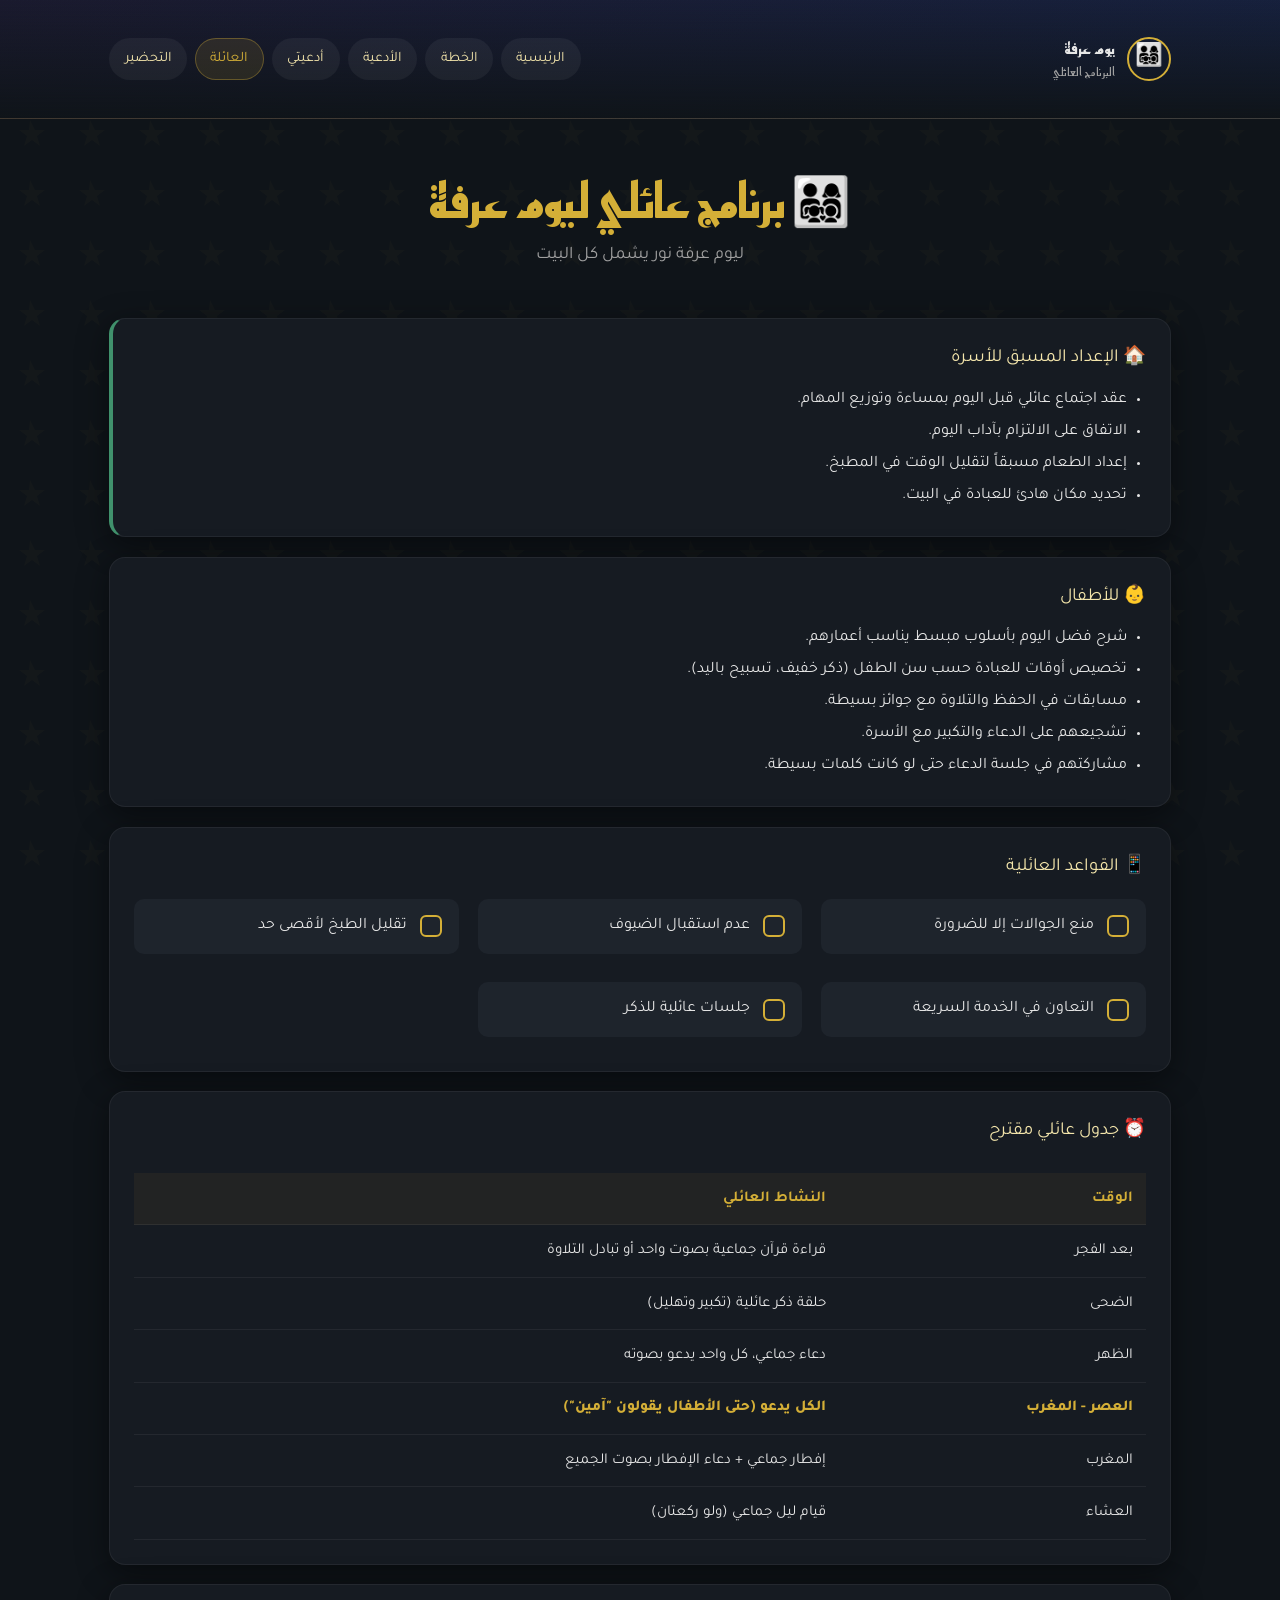
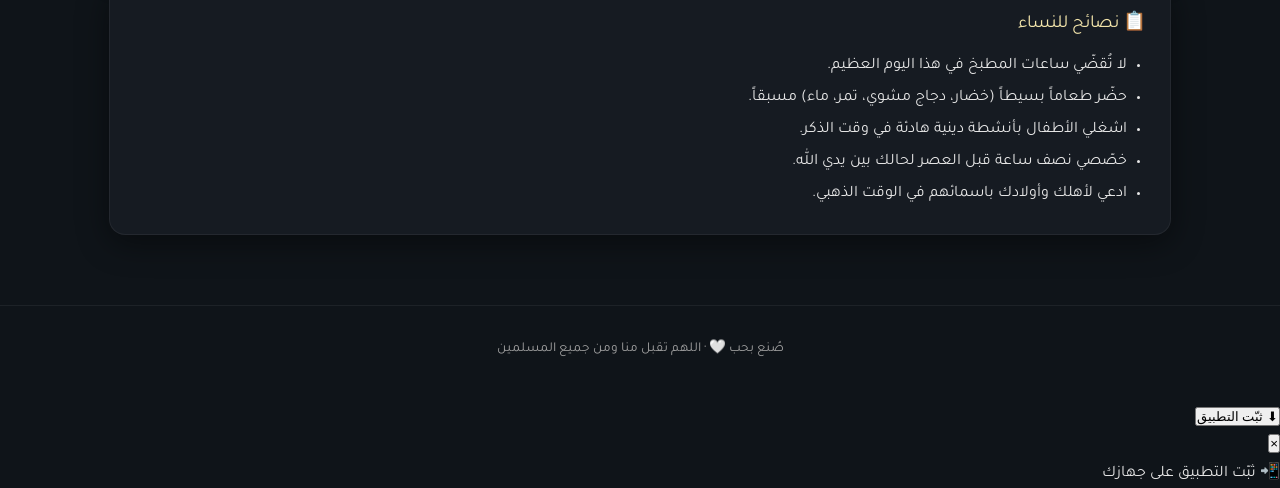
<file: family.html>
<!DOCTYPE html>
<html lang="ar" dir="rtl">
<head>
<meta charset="UTF-8">
<meta name="viewport" content="width=device-width, initial-scale=1.0">
<meta name="theme-color" content="#0f1419">
<title>البرنامج العائلي | يوم عرفة 1447هـ</title>
<link href="https://fonts.googleapis.com/css2?family=Amiri:wght@400;700&family=Reem+Kufi&family=Tajawal:wght@400;500;700;800&display=swap" rel="stylesheet">
<link rel="stylesheet" href="css/style.css">
<link rel="manifest" href="manifest.json">
</head>
<body>

<header class="main-header">
  <div class="container header-inner">
    <div class="brand">
      <div class="brand-icon">👨‍👩‍👧‍👦</div>
      <div class="brand-text"><strong>يوم عرفة</strong><small>البرنامج العائلي</small></div>
    </div>
    <nav class="main-nav">
      <a href="index.html" class="nav-link">الرئيسية</a>
      <a href="schedule.html" class="nav-link">الخطة</a>
      <a href="duas.html" class="nav-link">الأدعية</a>
      <a href="my-duas.html" class="nav-link">أدعيتي</a>
      <a href="family.html" class="nav-link active">العائلة</a>
      <a href="checklist.html" class="nav-link">التحضير</a>
    </nav>
  </div>
</header>

<main class="container">

  <div class="hero" style="padding:2rem 1rem 1rem">
    <h1>👨‍👩‍👧‍👦 برنامج عائلي ليوم عرفة</h1>
    <p class="subtitle">ليوم عرفة نور يشمل كل البيت</p>
  </div>

  <section class="card card-green animate-in">
    <div class="card-title">🏠 الإعداد المسبق للأسرة</div>
    <ul style="padding-right:1.2rem; line-height:2">
      <li>عقد اجتماع عائلي قبل اليوم بمساءة وتوزيع المهام.</li>
      <li>الاتفاق على الالتزام بآداب اليوم.</li>
      <li>إعداد الطعام مسبقاً لتقليل الوقت في المطبخ.</li>
      <li>تحديد مكان هادئ للعبادة في البيت.</li>
    </ul>
  </section>

  <section class="card animate-in" style="animation-delay:.1s">
    <div class="card-title">👶 للأطفال</div>
    <ul style="padding-right:1.2rem; line-height:2">
      <li>شرح فضل اليوم بأسلوب مبسط يناسب أعمارهم.</li>
      <li>تخصيص أوقات للعبادة حسب سن الطفل (ذكر خفيف، تسبيح باليد).</li>
      <li>مسابقات في الحفظ والتلاوة مع جوائز بسيطة.</li>
      <li>تشجيعهم على الدعاء والتكبير مع الأسرة.</li>
      <li>مشاركتهم في جلسة الدعاء حتى لو كانت كلمات بسيطة.</li>
    </ul>
  </section>

  <section class="card animate-in" style="animation-delay:.15s">
    <div class="card-title">📱 القواعد العائلية</div>
    <div class="grid-2" style="margin-top:1rem">
      <div class="checklist-item"><input type="checkbox" disabled><span>منع الجوالات إلا للضرورة</span></div>
      <div class="checklist-item"><input type="checkbox" disabled><span>عدم استقبال الضيوف</span></div>
      <div class="checklist-item"><input type="checkbox" disabled><span>تقليل الطبخ لأقصى حد</span></div>
      <div class="checklist-item"><input type="checkbox" disabled><span>التعاون في الخدمة السريعة</span></div>
      <div class="checklist-item"><input type="checkbox" disabled><span>جلسات عائلية للذكر</span></div>
    </div>
  </section>

  <section class="card animate-in" style="animation-delay:.2s">
    <div class="card-title">⏰ جدول عائلي مقترح</div>
    <div style="overflow-x:auto">
      <table class="data-table">
        <thead>
          <tr><th>الوقت</th><th>النشاط العائلي</th></tr>
        </thead>
        <tbody>
          <tr><td>بعد الفجر</td><td>قراءة قرآن جماعية بصوت واحد أو تبادل التلاوة</td></tr>
          <tr><td>الضحى</td><td>حلقة ذكر عائلية (تكبير وتهليل)</td></tr>
          <tr><td>الظهر</td><td>دعاء جماعي، كل واحد يدعو بصوته</td></tr>
          <tr><td style="color:var(--gold);font-weight:800">العصر - المغرب</td><td style="color:var(--gold);font-weight:800">الكل يدعو (حتى الأطفال يقولون "آمين")</td></tr>
          <tr><td>المغرب</td><td>إفطار جماعي + دعاء الإفطار بصوت الجميع</td></tr>
          <tr><td>العشاء</td><td>قيام ليل جماعي (ولو ركعتان)</td></tr>
        </tbody>
      </table>
    </div>
  </section>

  <section class="card animate-in" style="animation-delay:.25s">
    <div class="card-title">📋 نصائح للنساء</div>
    <ul style="padding-right:1.2rem; line-height:2; color:var(--text)">
      <li>لا تُقضّي ساعات المطبخ في هذا اليوم العظيم.</li>
      <li>حضّر طعاماً بسيطاً (خضار، دجاج مشوي، تمر، ماء) مسبقاً.</li>
      <li>اشغلي الأطفال بأنشطة دينية هادئة في وقت الذكر.</li>
      <li>خصّصي نصف ساعة قبل العصر لحالك بين يدي الله.</li>
      <li>ادعي لأهلك وأولادك باسمائهم في الوقت الذهبي.</li>
    </ul>
  </section>

</main>

<footer class="main-footer">
  <p>صُنع بحب 🤍 · اللهم تقبل منا ومن جميع المسلمين</p>
</footer>

<script src="js/app.js"></script>
</body>
</html>
</file>
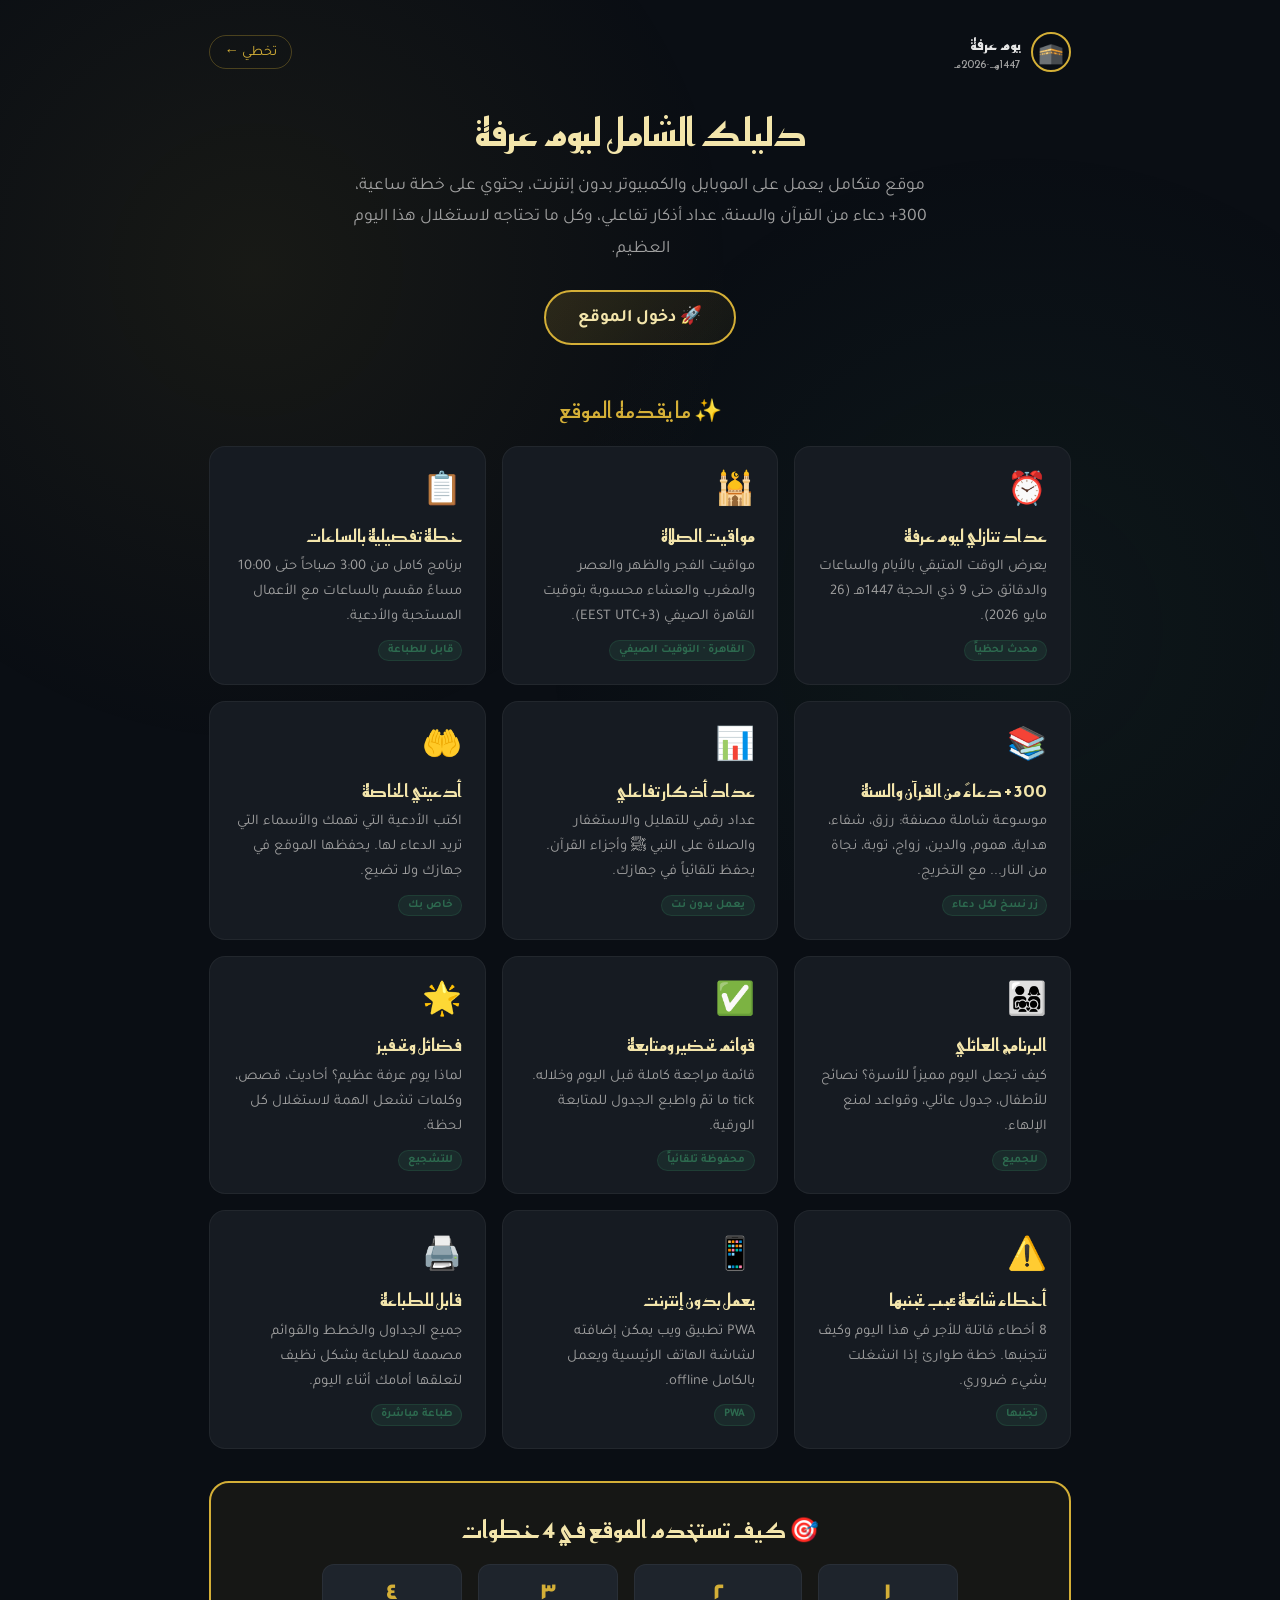
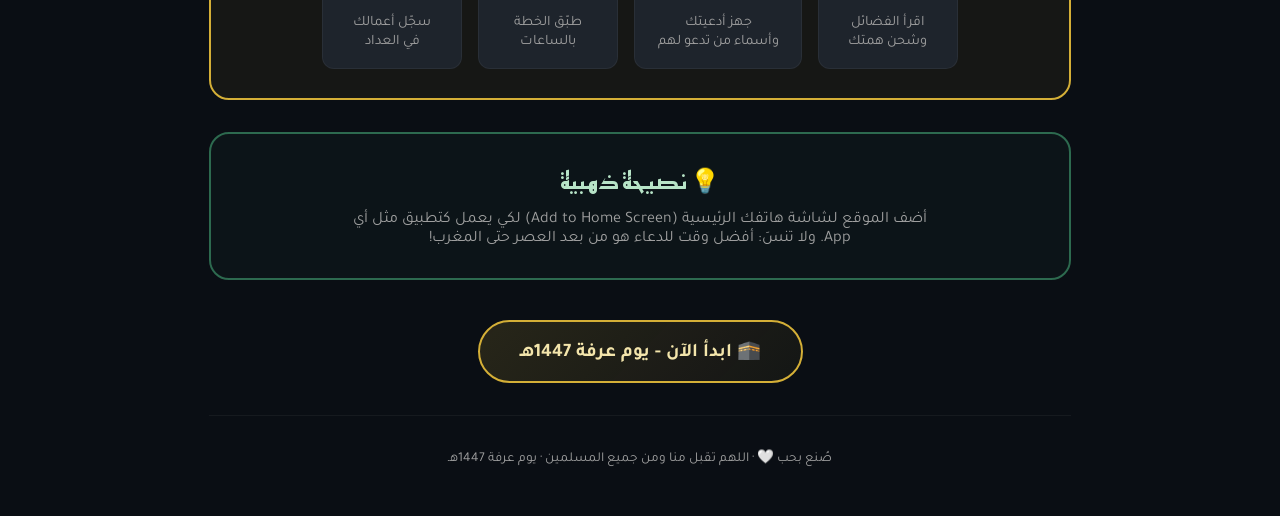
<file: features.html>
<!DOCTYPE html>
<html lang="ar" dir="rtl">
<head>
<meta charset="UTF-8">
<meta name="viewport" content="width=device-width, initial-scale=1.0">
<meta name="theme-color" content="#0f1419">
<title>ما هو هذا الموقع؟ | يوم عرفة 1447هـ</title>
<link href="https://fonts.googleapis.com/css2?family=Amiri:wght@400;700&family=Reem+Kufi&family=Tajawal:wght@400;500;700;800&display=swap" rel="stylesheet">
<style>
:root {
  --bg: #0a0e14; --bg-card: #161b22; --bg-elevated: #1e242c;
  --gold: #d4af37; --gold-light: #f3e5ab; --green: #2d6a4f;
  --text: #e6e6e6; --text-muted: #a0a0a0;
}
* { box-sizing: border-box; margin: 0; padding: 0; }
html, body { height: 100%; font-family: 'Tajawal', sans-serif; background: var(--bg); color: var(--text); direction: rtl; }
body::before {
  content: ''; position: fixed; inset: 0;
  background: radial-gradient(circle at 20% 30%, rgba(212,175,55,0.07) 0%, transparent 40%),
              radial-gradient(circle at 80% 70%, rgba(45,106,79,0.1) 0%, transparent 40%);
  pointer-events: none; z-index: 0;
}
.wrap { position: relative; z-index: 1; min-height: 100vh; padding: 2rem 1.2rem; max-width: 900px; margin: 0 auto; }
.top-bar { display: flex; justify-content: space-between; align-items: center; margin-bottom: 2rem; }
.brand { display: flex; align-items: center; gap: .6rem; font-family: 'Reem Kufi', sans-serif; }
.brand-icon { width: 40px; height: 40px; border: 2px solid var(--gold); border-radius: 50%; display: grid; place-items: center; color: var(--gold); font-size: 1.3rem; }
.brand small { display: block; color: var(--text-muted); font-size: .7rem; }
.skip-link { color: var(--gold); text-decoration: none; font-size: .9rem; border: 1px solid rgba(212,175,55,0.3); padding: .4rem .9rem; border-radius: 999px; transition: .2s; }
.skip-link:hover { background: rgba(212,175,55,0.12); }
.hero { text-align: center; margin-bottom: 3rem; }
.hero h1 { font-family: 'Reem Kufi', sans-serif; font-size: clamp(1.6rem, 5vw, 2.4rem); color: var(--gold-light); margin-bottom: .6rem; }
.hero p { color: var(--text-muted); font-size: 1.1rem; max-width: 600px; margin: 0 auto 1.5rem; line-height: 1.8; }
.cta-btn {
  display: inline-flex; align-items: center; gap: .6rem;
  padding: .85rem 2rem; border-radius: 999px; border: 2px solid var(--gold);
  background: linear-gradient(135deg, rgba(212,175,55,0.15), rgba(212,175,55,0.05));
  color: var(--gold-light); font-family: 'Tajawal', sans-serif; font-size: 1.1rem; font-weight: 700;
  text-decoration: none; transition: .25s;
}
.cta-btn:hover { background: var(--gold); color: #0a0e14; transform: translateY(-3px); box-shadow: 0 8px 25px rgba(212,175,55,0.2); }
.section-title { font-family: 'Reem Kufi', sans-serif; font-size: 1.4rem; color: var(--gold); margin: 2.5rem 0 1.2rem; text-align: center; }
.grid-2 { display: grid; grid-template-columns: repeat(auto-fit, minmax(260px, 1fr)); gap: 1rem; }
.feat-card {
  background: var(--bg-card); border: 1px solid rgba(255,255,255,0.05); border-radius: 16px;
  padding: 1.4rem; transition: .25s; position: relative; overflow: hidden;
}
.feat-card:hover { transform: translateY(-4px); border-color: rgba(212,175,55,0.25); box-shadow: 0 10px 30px rgba(0,0,0,0.35); }
.feat-icon { font-size: 2rem; margin-bottom: .6rem; display: block; }
.feat-card h3 { color: var(--gold-light); font-size: 1.1rem; margin-bottom: .4rem; font-family: 'Reem Kufi', sans-serif; }
.feat-card p { color: var(--text-muted); font-size: .92rem; line-height: 1.7; }
.feat-tag { display: inline-block; padding: .2rem .55rem; border-radius: 999px; font-size: .72rem; font-weight: 700; margin-top: .6rem; background: rgba(45,106,79,0.2); color: var(--green); border: 1px solid rgba(45,106,79,0.3); }
.highlight-box {
  border: 2px solid var(--gold); background: rgba(212,175,55,0.06); border-radius: 20px;
  padding: 1.8rem; text-align: center; margin: 2rem 0;
}
.highlight-box h2 { color: var(--gold-light); font-family: 'Reem Kufi', sans-serif; margin-bottom: .8rem; }
.steps { display: flex; flex-wrap: wrap; gap: 1rem; justify-content: center; margin-top: 1rem; }
.step { background: var(--bg-elevated); border-radius: 12px; padding: 1rem 1.4rem; min-width: 140px; text-align: center; border: 1px solid rgba(255,255,255,0.05); }
.step-num { display: block; font-size: 1.6rem; color: var(--gold); font-weight: 800; margin-bottom: .2rem; }
.step-label { font-size: .9rem; color: var(--text-muted); }
.footer { text-align: center; padding: 2rem 0 1rem; color: var(--text-muted); font-size: .85rem; border-top: 1px solid rgba(255,255,255,0.05); margin-top: 2rem; }
@media (max-width: 500px) { .grid-2 { grid-template-columns: 1fr; } .step { min-width: 100px; } }
</style>
</head>
<body>
<div class="wrap">
  <div class="top-bar">
    <div class="brand">
      <div class="brand-icon">🕋</div>
      <div><strong>يوم عرفة</strong><small>1447هـ · 2026م</small></div>
    </div>
    <a href="index.html" class="skip-link">تخطي ←</a>
  </div>

  <div class="hero">
    <h1>دليلك الشامل ليوم عرفة</h1>
    <p>موقع متكامل يعمل على الموبايل والكمبيوتر بدون إنترنت، يحتوي على خطة ساعية، 300+ دعاء من القرآن والسنة، عداد أذكار تفاعلي، وكل ما تحتاجه لاستغلال هذا اليوم العظيم.</p>
    <a href="index.html" class="cta-btn">🚀 دخول الموقع</a>
  </div>

  <div class="section-title">✨ ما يقدمه الموقع</div>
  <div class="grid-2">
    <div class="feat-card">
      <span class="feat-icon">⏰</span>
      <h3>عداد تنازلي ليوم عرفة</h3>
      <p>يعرض الوقت المتبقي بالأيام والساعات والدقائق حتى 9 ذي الحجة 1447هـ (26 مايو 2026).</p>
      <span class="feat-tag">محدث لحظياً</span>
    </div>
    <div class="feat-card">
      <span class="feat-icon">🕌</span>
      <h3>مواقيت الصلاة</h3>
      <p>مواقيت الفجر والظهر والعصر والمغرب والعشاء محسوبة بتوقيت القاهرة الصيفي (EEST UTC+3).</p>
      <span class="feat-tag">القاهرة · التوقيت الصيفي</span>
    </div>
    <div class="feat-card">
      <span class="feat-icon">📋</span>
      <h3>خطة تفصيلية بالساعات</h3>
      <p>برنامج كامل من 3:00 صباحاً حتى 10:00 مساءً مقسم بالساعات مع الأعمال المستحبة والأدعية.</p>
      <span class="feat-tag">قابل للطباعة</span>
    </div>
    <div class="feat-card">
      <span class="feat-icon">📚</span>
      <h3>300+ دعاءً من القرآن والسنة</h3>
      <p>موسوعة شاملة مصنفة: رزق، شفاء، هداية، هموم، والدين، زواج، توبة، نجاة من النار... مع التخريج.</p>
      <span class="feat-tag">زر نسخ لكل دعاء</span>
    </div>
    <div class="feat-card">
      <span class="feat-icon">📊</span>
      <h3>عداد أذكار تفاعلي</h3>
      <p>عداد رقمي للتهليل والاستغفار والصلاة على النبي ﷺ وأجزاء القرآن. يحفظ تلقائياً في جهازك.</p>
      <span class="feat-tag">يعمل بدون نت</span>
    </div>
    <div class="feat-card">
      <span class="feat-icon">🤲</span>
      <h3>أدعيتي الخاصة</h3>
      <p>اكتب الأدعية التي تهمك والأسماء التي تريد الدعاء لها. يحفظها الموقع في جهازك ولا تضيع.</p>
      <span class="feat-tag">خاص بك</span>
    </div>
    <div class="feat-card">
      <span class="feat-icon">👨‍👩‍👧‍👦</span>
      <h3>البرنامج العائلي</h3>
      <p>كيف تجعل اليوم مميزاً للأسرة؟ نصائح للأطفال، جدول عائلي، وقواعد لمنع الإلهاء.</p>
      <span class="feat-tag">للجميع</span>
    </div>
    <div class="feat-card">
      <span class="feat-icon">✅</span>
      <h3>قوائم تحضير ومتابعة</h3>
      <p>قائمة مراجعة كاملة قبل اليوم وخلاله. tick ما تمّ واطبع الجدول للمتابعة الورقية.</p>
      <span class="feat-tag">محفوظة تلقائياً</span>
    </div>
    <div class="feat-card">
      <span class="feat-icon">🌟</span>
      <h3>فضائل وتحفيز</h3>
      <p>لماذا يوم عرفة عظيم؟ أحاديث، قصص، وكلمات تشعل الهمة لاستغلال كل لحظة.</p>
      <span class="feat-tag">للتشجيع</span>
    </div>
    <div class="feat-card">
      <span class="feat-icon">⚠️</span>
      <h3>أخطاء شائعة يجب تجنبها</h3>
      <p>8 أخطاء قاتلة للأجر في هذا اليوم وكيف تتجنبها. خطة طوارئ إذا انشغلت بشيء ضروري.</p>
      <span class="feat-tag">تجنبها</span>
    </div>
    <div class="feat-card">
      <span class="feat-icon">📱</span>
      <h3>يعمل بدون إنترنت</h3>
      <p>PWA تطبيق ويب يمكن إضافته لشاشة الهاتف الرئيسية ويعمل بالكامل offline.</p>
      <span class="feat-tag">PWA</span>
    </div>
    <div class="feat-card">
      <span class="feat-icon">🖨️</span>
      <h3>قابل للطباعة</h3>
      <p>جميع الجداول والخطط والقوائم مصممة للطباعة بشكل نظيف لتعلقها أمامك أثناء اليوم.</p>
      <span class="feat-tag">طباعة مباشرة</span>
    </div>
  </div>

  <div class="highlight-box">
    <h2>🎯 كيف تستخدم الموقع في 4 خطوات</h2>
    <div class="steps">
      <div class="step"><span class="step-num">١</span><span class="step-label">اقرأ الفضائل<br>وشحن همتك</span></div>
      <div class="step"><span class="step-num">٢</span><span class="step-label">جهز أدعيتك<br>وأسماء من تدعو لهم</span></div>
      <div class="step"><span class="step-num">٣</span><span class="step-label">طبّق الخطة<br>بالساعات</span></div>
      <div class="step"><span class="step-num">٤</span><span class="step-label">سجّل أعمالك<br>في العداد</span></div>
    </div>
  </div>

  <div class="highlight-box" style="border-color:var(--green); background:rgba(45,106,79,0.08)">
    <h2 style="color:#b7e4c7">💡 نصيحة ذهبية</h2>
    <p style="color:var(--text-muted); max-width:600px; margin:0 auto">
      أضف الموقع لشاشة هاتفك الرئيسية (Add to Home Screen) لكي يعمل كتطبيق مثل أي App. ولا تنسَ: أفضل وقت للدعاء هو من بعد العصر حتى المغرب!
    </p>
  </div>

  <div style="text-align:center; margin:2.5rem 0 1rem">
    <a href="index.html" class="cta-btn" style="padding:1rem 2.5rem; font-size:1.2rem">🕋 ابدأ الآن - يوم عرفة 1447هـ</a>
  </div>

  <div class="footer">
    <p>صُنع بحب 🤍 · اللهم تقبل منا ومن جميع المسلمين · يوم عرفة 1447هـ</p>
  </div>
</div>
</body>
</html>
</file>
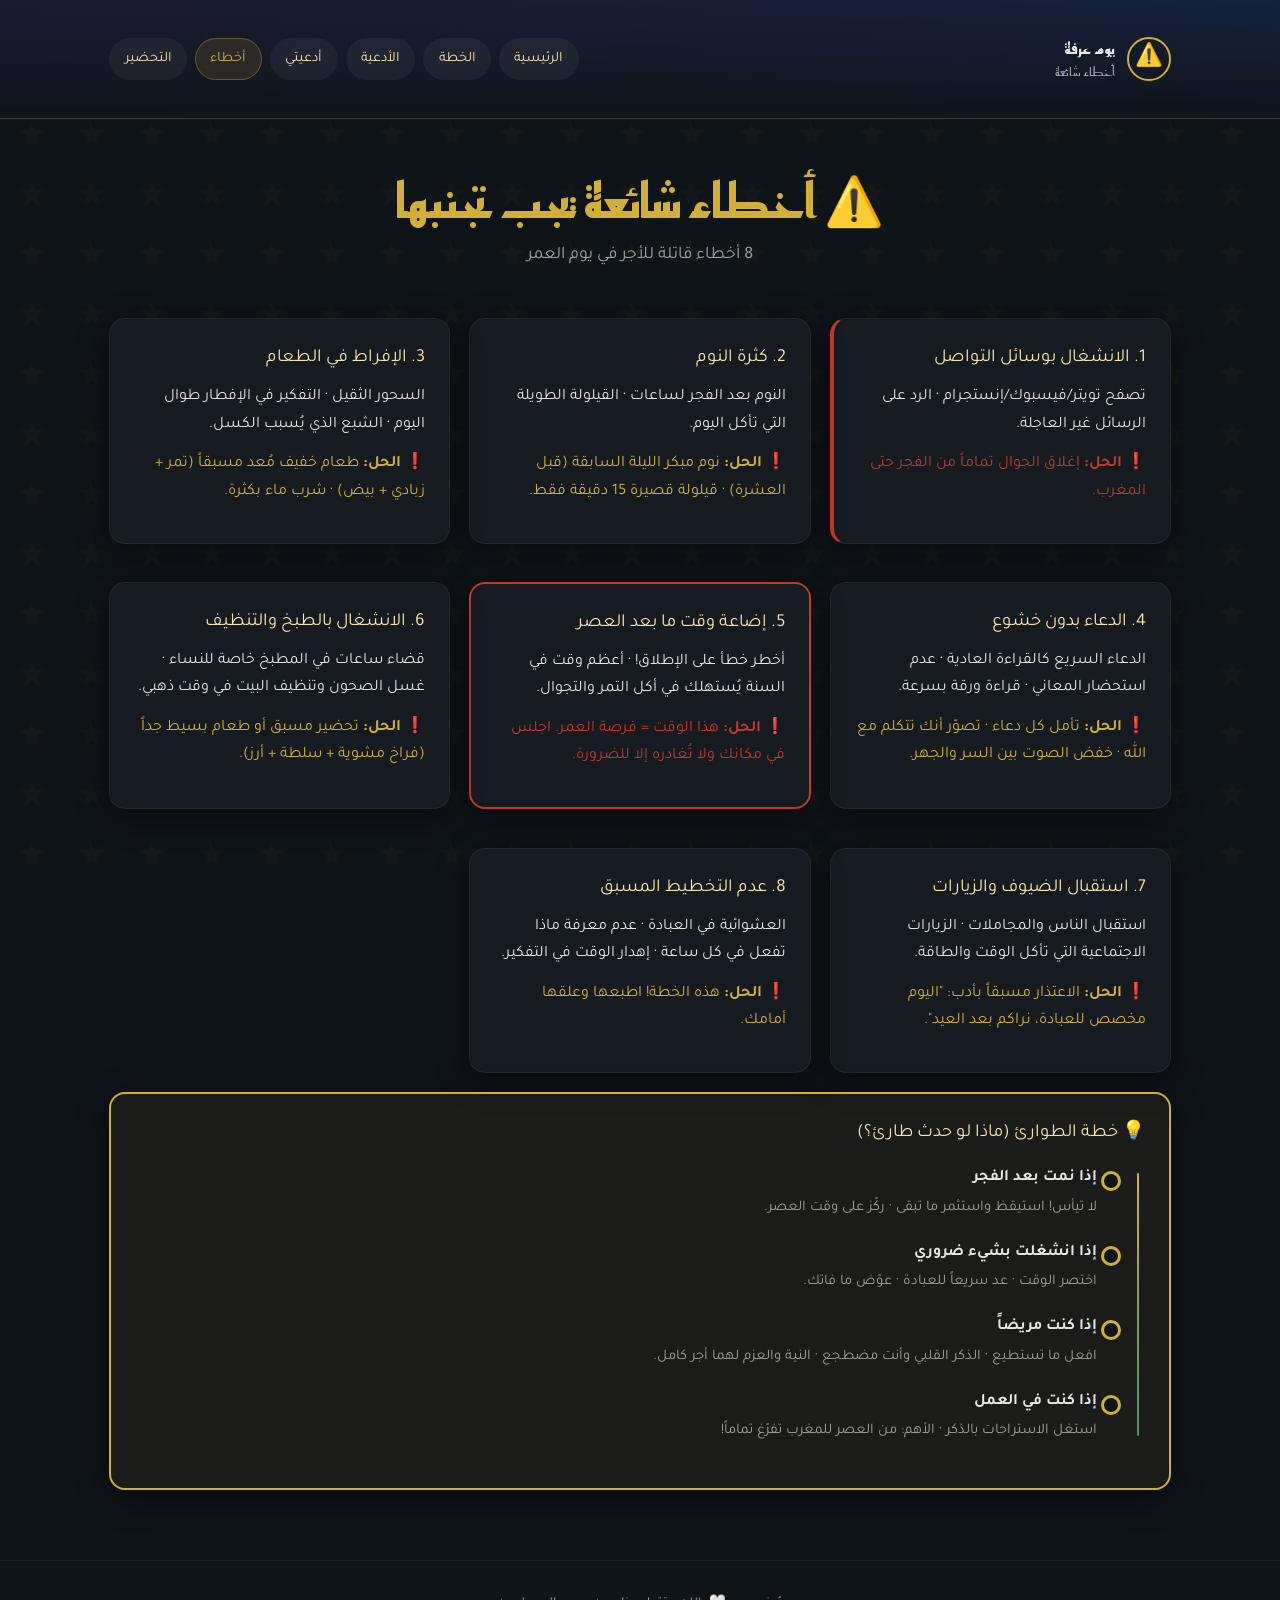
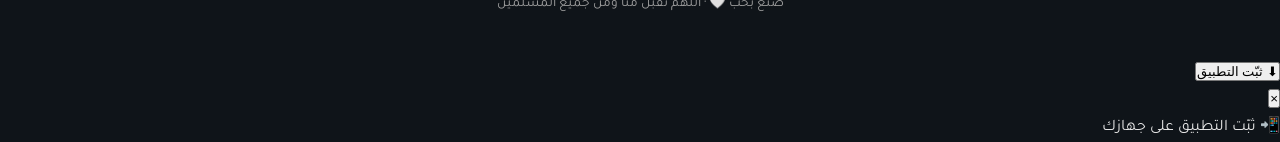
<file: mistakes.html>
<!DOCTYPE html>
<html lang="ar" dir="rtl">
<head>
<meta charset="UTF-8">
<meta name="viewport" content="width=device-width, initial-scale=1.0">
<meta name="theme-color" content="#0f1419">
<title>أخطاء شائعة | يوم عرفة 1447هـ</title>
<link href="https://fonts.googleapis.com/css2?family=Amiri:wght@400;700&family=Reem+Kufi&family=Tajawal:wght@400;500;700;800&display=swap" rel="stylesheet">
<link rel="stylesheet" href="css/style.css">
<link rel="manifest" href="manifest.json">
</head>
<body>

<header class="main-header">
  <div class="container header-inner">
    <div class="brand">
      <div class="brand-icon">⚠️</div>
      <div class="brand-text"><strong>يوم عرفة</strong><small>أخطاء شائعة</small></div>
    </div>
    <nav class="main-nav">
      <a href="index.html" class="nav-link">الرئيسية</a>
      <a href="schedule.html" class="nav-link">الخطة</a>
      <a href="duas.html" class="nav-link">الأدعية</a>
      <a href="my-duas.html" class="nav-link">أدعيتي</a>
      <a href="mistakes.html" class="nav-link active">أخطاء</a>
      <a href="checklist.html" class="nav-link">التحضير</a>
    </nav>
  </div>
</header>

<main class="container">

  <div class="hero" style="padding:2rem 1rem 1rem">
    <h1>⚠️ أخطاء شائعة يجب تجنبها</h1>
    <p class="subtitle">8 أخطاء قاتلة للأجر في يوم العمر</p>
  </div>

  <section class="grid-2">
    <div class="card card-accent animate-in">
      <div class="card-title">1. الانشغال بوسائل التواصل</div>
      <p>تصفح تويتر/فيسبوك/إنستجرام · الرد على الرسائل غير العاجلة.</p>
      <p style="color:var(--accent)"><strong>❗ الحل:</strong> إغلاق الجوال تماماً من الفجر حتى المغرب.</p>
    </div>

    <div class="card animate-in" style="animation-delay:.05s">
      <div class="card-title">2. كثرة النوم</div>
      <p>النوم بعد الفجر لساعات · القيلولة الطويلة التي تأكل اليوم.</p>
      <p style="color:var(--gold)"><strong>❗ الحل:</strong> نوم مبكر الليلة السابقة (قبل العشرة) · قيلولة قصيرة 15 دقيقة فقط.</p>
    </div>

    <div class="card animate-in" style="animation-delay:.1s">
      <div class="card-title">3. الإفراط في الطعام</div>
      <p>السحور الثقيل · التفكير في الإفطار طوال اليوم · الشبع الذي يُسبب الكسل.</p>
      <p style="color:var(--gold)"><strong>❗ الحل:</strong> طعام خفيف مُعد مسبقاً (تمر + زبادي + بيض) · شرب ماء بكثرة.</p>
    </div>

    <div class="card animate-in" style="animation-delay:.15s">
      <div class="card-title">4. الدعاء بدون خشوع</div>
      <p>الدعاء السريع كالقراءة العادية · عدم استحضار المعاني · قراءة ورقة بسرعة.</p>
      <p style="color:var(--gold)"><strong>❗ الحل:</strong> تأمل كل دعاء · تصوّر أنك تتكلم مع الله · خفض الصوت بين السر والجهر.</p>
    </div>

    <div class="card card-accent animate-in" style="animation-delay:.2s; border:2px solid var(--accent)">
      <div class="card-title">5. إضاعة وقت ما بعد العصر</div>
      <p>أخطر خطأ على الإطلاق! · أعظم وقت في السنة يُستهلك في أكل التمر والتجوال.</p>
      <p style="color:var(--accent)"><strong>❗ الحل:</strong> هذا الوقت = فرصة العمر. اجلس في مكانك ولا تُغادره إلا للضرورة.</p>
    </div>

    <div class="card animate-in" style="animation-delay:.25s">
      <div class="card-title">6. الانشغال بالطبخ والتنظيف</div>
      <p>قضاء ساعات في المطبخ خاصة للنساء · غسل الصحون وتنظيف البيت في وقت ذهبي.</p>
      <p style="color:var(--gold)"><strong>❗ الحل:</strong> تحضير مسبق أو طعام بسيط جداً (فراخ مشوية + سلطة + أرز).</p>
    </div>

    <div class="card animate-in" style="animation-delay:.3s">
      <div class="card-title">7. استقبال الضيوف والزيارات</div>
      <p>استقبال الناس والمجاملات · الزيارات الاجتماعية التي تأكل الوقت والطاقة.</p>
      <p style="color:var(--gold)"><strong>❗ الحل:</strong> الاعتذار مسبقاً بأدب: "اليوم مخصص للعبادة، نراكم بعد العيد".</p>
    </div>

    <div class="card animate-in" style="animation-delay:.35s">
      <div class="card-title">8. عدم التخطيط المسبق</div>
      <p>العشوائية في العبادة · عدم معرفة ماذا تفعل في كل ساعة · إهدار الوقت في التفكير.</p>
      <p style="color:var(--gold)"><strong>❗ الحل:</strong> هذه الخطة! اطبعها وعلقها أمامك.</p>
    </div>
  </section>

  <section class="card animate-in" style="animation-delay:.4s; border:2px solid var(--gold); background:rgba(212,175,55,0.06)">
    <div class="card-title">💡 خطة الطوارئ (ماذا لو حدث طارئ؟)</div>
    <div class="timeline" style="margin-top:1rem">
      <div class="timeline-item">
        <div class="timeline-title">إذا نمت بعد الفجر</div>
        <div class="timeline-desc">لا تيأس! استيقظ واستثمر ما تبقى · ركّز على وقت العصر.</div>
      </div>
      <div class="timeline-item">
        <div class="timeline-title">إذا انشغلت بشيء ضروري</div>
        <div class="timeline-desc">اختصر الوقت · عد سريعاً للعبادة · عوّض ما فاتك.</div>
      </div>
      <div class="timeline-item">
        <div class="timeline-title">إذا كنت مريضاً</div>
        <div class="timeline-desc">افعل ما تستطيع · الذكر القلبي وأنت مضطجع · النية والعزم لهما أجر كامل.</div>
      </div>
      <div class="timeline-item">
        <div class="timeline-title">إذا كنت في العمل</div>
        <div class="timeline-desc">استغل الاستراحات بالذكر · الأهم: من العصر للمغرب تفرّغ تماماً!</div>
      </div>
    </div>
  </section>

</main>

<footer class="main-footer">
  <p>صُنع بحب 🤍 · اللهم تقبل منا ومن جميع المسلمين</p>
</footer>

<script src="js/app.js"></script>
</body>
</html>
</file>
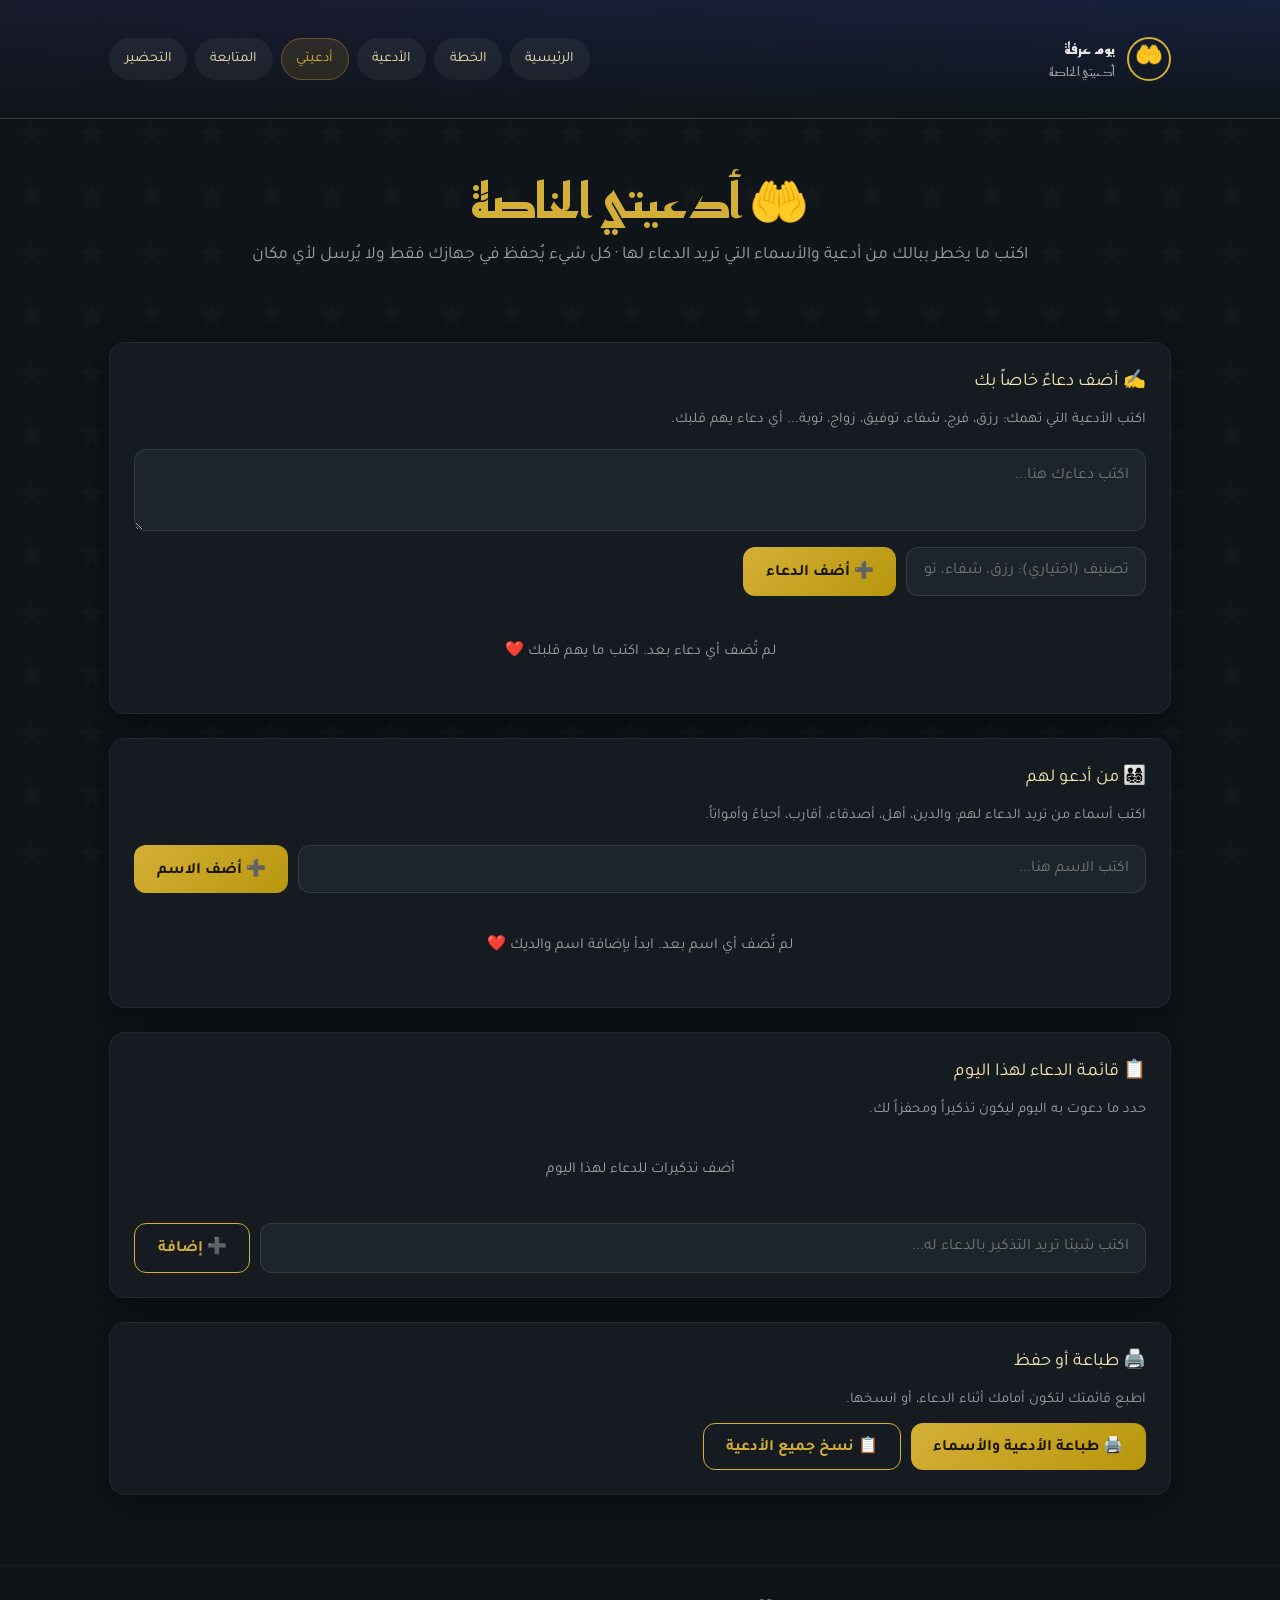
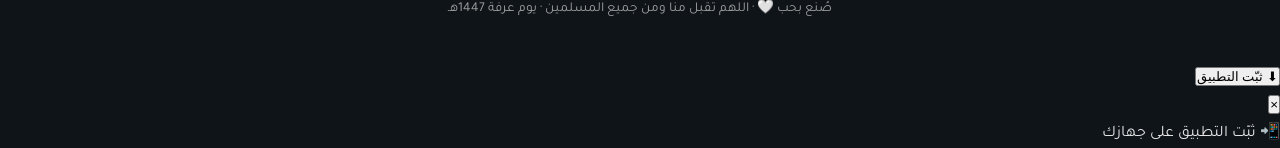
<file: my-duas.html>
<!DOCTYPE html>
<html lang="ar" dir="rtl">
<head>
<meta charset="UTF-8">
<meta name="viewport" content="width=device-width, initial-scale=1.0">
<meta name="theme-color" content="#0f1419">
<title>أدعيتي الخاصة | يوم عرفة 1447هـ</title>
<link href="https://fonts.googleapis.com/css2?family=Amiri:wght@400;700&family=Reem+Kufi&family=Tajawal:wght@400;500;700;800&display=swap" rel="stylesheet">
<link rel="stylesheet" href="css/style.css">
<link rel="manifest" href="manifest.json">
<style>
.my-duas-section { margin-top: 1.5rem; }
.input-group { display: flex; gap: .6rem; margin-top: 1rem; flex-wrap: wrap; }
.my-input {
  flex: 1 1 220px; padding: .8rem 1rem; border-radius: 12px; border: 1px solid rgba(255,255,255,0.1);
  background: var(--bg-elevated); color: var(--text); font-family: 'Tajawal', sans-serif; font-size: 1rem;
  outline: none; transition: .2s;
}
.my-input:focus { border-color: var(--gold); box-shadow: 0 0 0 3px rgba(212,175,55,0.1); }
textarea.my-input { min-height: 80px; resize: vertical; line-height: 1.7; }
.my-btn {
  padding: .8rem 1.4rem; border-radius: 12px; border: none; cursor: pointer;
  font-family: 'Tajawal', sans-serif; font-weight: 700; font-size: 1rem; transition: .2s;
}
.my-btn-gold { background: linear-gradient(135deg, var(--gold), #b8960c); color: #1a1500; }
.my-btn-gold:hover { filter: brightness(1.1); transform: translateY(-2px); }
.my-btn-outline { background: transparent; border: 1px solid var(--gold); color: var(--gold); }
.my-btn-outline:hover { background: rgba(212,175,55,0.1); }
.saved-list { margin-top: 1.2rem; display: flex; flex-direction: column; gap: .7rem; }
.saved-item {
  background: var(--bg-elevated); border: 1px solid rgba(255,255,255,0.05); border-radius: 12px;
  padding: 1rem; display: flex; align-items: center; gap: .8rem; transition: .2s;
}
.saved-item:hover { border-color: rgba(212,175,55,0.2); }
.saved-item .text { flex: 1; line-height: 1.8; font-size: 1.05rem; }
.saved-item .actions { display: flex; gap: .4rem; }
.saved-item .actions button {
  width: 36px; height: 36px; border-radius: 8px; border: 1px solid rgba(255,255,255,0.1);
  background: transparent; color: var(--text-muted); cursor: pointer; display: grid; place-items: center;
  font-size: .9rem; transition: .2s;
}
.saved-item .actions button:hover { color: var(--gold); border-color: var(--gold); }
.saved-item .actions button.danger:hover { color: #e74c3c; border-color: #e74c3c; }
.name-chip {
  display: inline-flex; align-items: center; gap: .4rem;
  background: rgba(212,175,55,0.1); border: 1px solid rgba(212,175,55,0.25);
  color: var(--gold-light); padding: .4rem .8rem; border-radius: 999px; font-size: .95rem;
}
.name-chip button { background: none; border: none; color: var(--gold); cursor: pointer; font-size: .8rem; padding: 0; width: 18px; height: 18px; display: grid; place-items: center; border-radius: 50%; }
.name-chip button:hover { background: rgba(212,175,55,0.15); }
.empty-msg { text-align: center; color: var(--text-muted); padding: 1.5rem; font-size: .95rem; }
.check-row { display: flex; align-items: center; gap: .8rem; margin-top: .5rem; }
.check-row input[type="checkbox"] { appearance: none; width: 22px; height: 22px; border: 2px solid var(--gold); border-radius: 6px; cursor: pointer; position: relative; transition: .2s; flex-shrink: 0; }
.check-row input[type="checkbox"]:checked { background: var(--gold); }
.check-row input[type="checkbox"]:checked::after { content: '✓'; position: absolute; inset: 0; display: grid; place-items: center; color: #1a1500; font-weight: 800; font-size: .9rem; }
.check-row label { cursor: pointer; color: var(--text); }
.check-row.checked label { text-decoration: line-through; color: var(--text-muted); }
.date-note { color: var(--text-muted); font-size: .8rem; margin-top: .3rem; }
</style>
</head>
<body>

<header class="main-header">
  <div class="container header-inner">
    <div class="brand">
      <div class="brand-icon">🤲</div>
      <div class="brand-text"><strong>يوم عرفة</strong><small>أدعيتي الخاصة</small></div>
    </div>
    <nav class="main-nav">
      <a href="index.html" class="nav-link">الرئيسية</a>
      <a href="schedule.html" class="nav-link">الخطة</a>
      <a href="duas.html" class="nav-link">الأدعية</a>
      <a href="my-duas.html" class="nav-link active">أدعيتي</a>
      <a href="tracker.html" class="nav-link">المتابعة</a>
      <a href="checklist.html" class="nav-link">التحضير</a>
    </nav>
  </div>
</header>

<main class="container">

  <div class="hero" style="padding:2rem 1rem 1rem">
    <h1>🤲 أدعيتي الخاصة</h1>
    <p class="subtitle">اكتب ما يخطر ببالك من أدعية والأسماء التي تريد الدعاء لها · كل شيء يُحفظ في جهازك فقط ولا يُرسل لأي مكان</p>
  </div>

  <!-- Personal Duas -->
  <section class="card animate-in my-duas-section">
    <div class="card-title">✍️ أضف دعاءً خاصاً بك</div>
    <p style="color:var(--text-muted); font-size:.92rem; margin-bottom:.6rem">اكتب الأدعية التي تهمك: رزق، فرج، شفاء، توفيق، زواج، توبة... أي دعاء يهم قلبك.</p>
    <div class="input-group">
      <textarea class="my-input" id="duaInput" placeholder="اكتب دعاءك هنا..." dir="rtl"></textarea>
    </div>
    <div class="input-group">
      <input type="text" class="my-input" id="duaTagInput" placeholder="تصنيف (اختياري): رزق، شفاء، توفيق..." style="flex:0 1 240px">
      <button class="my-btn my-btn-gold" onclick="addPersonalDua()">➕ أضف الدعاء</button>
    </div>
    <div id="personalDuasList" class="saved-list"></div>
  </section>

  <!-- People to pray for -->
  <section class="card animate-in my-duas-section" style="animation-delay:.1s">
    <div class="card-title">👨‍👩‍👧‍👦 من أدعو لهم</div>
    <p style="color:var(--text-muted); font-size:.92rem; margin-bottom:.6rem">اكتب أسماء من تريد الدعاء لهم: والدين، أهل، أصدقاء، أقارب، أحياءً وأمواتاً.</p>
    <div class="input-group">
      <input type="text" class="my-input" id="nameInput" placeholder="اكتب الاسم هنا...">
      <button class="my-btn my-btn-gold" onclick="addPrayerName()">➕ أضف الاسم</button>
    </div>
    <div id="namesList" style="margin-top:1rem; display:flex; flex-wrap:wrap; gap:.6rem;"></div>
    <div id="namesEmpty" class="empty-msg" style="display:none">لم تُضف أي اسم بعد. ابدأ بإضافة اسم والديك ❤️</div>
  </section>

  <!-- Quick prayer log for today -->
  <section class="card animate-in my-duas-section" style="animation-delay:.15s">
    <div class="card-title">📋 قائمة الدعاء لهذا اليوم</div>
    <p style="color:var(--text-muted); font-size:.92rem; margin-bottom:.6rem">حدد ما دعوت به اليوم ليكون تذكيراً ومحفزاً لك.</p>
    <div id="quickPrayerLog"></div>
    <div class="input-group" style="margin-top:1rem">
      <input type="text" class="my-input" id="quickItemInput" placeholder="اكتب شيئاً تريد التذكير بالدعاء له...">
      <button class="my-btn my-btn-outline" onclick="addQuickItem()">➕ إضافة</button>
    </div>
  </section>

  <!-- Export / print -->
  <section class="card animate-in my-duas-section" style="animation-delay:.2s">
    <div class="card-title">🖨️ طباعة أو حفظ</div>
    <p style="color:var(--text-muted); font-size:.92rem; margin-bottom:.6rem">اطبع قائمتك لتكون أمامك أثناء الدعاء، أو انسخها.</p>
    <div style="display:flex; gap:.6rem; flex-wrap:wrap">
      <button class="btn btn-gold" onclick="printMyDuas()">🖨️ طباعة الأدعية والأسماء</button>
      <button class="btn btn-outline" onclick="copyAllDuas()">📋 نسخ جميع الأدعية</button>
    </div>
  </section>

</main>

<footer class="main-footer">
  <p>صُنع بحب 🤍 · اللهم تقبل منا ومن جميع المسلمين · يوم عرفة 1447هـ</p>
</footer>

<script src="js/app.js"></script>
<script>
(function(){
  'use strict';
  const PREFIX = 'arafah1447_';

  // ===== Personal Duas =====
  function getPersonalDuas() {
    try { return JSON.parse(localStorage.getItem(PREFIX + 'personal_duas') || '[]'); } catch(e){ return []; }
  }
  function savePersonalDuas(list) {
    localStorage.setItem(PREFIX + 'personal_duas', JSON.stringify(list));
  }
  window.addPersonalDua = function(){
    const text = document.getElementById('duaInput').value.trim();
    const tag = document.getElementById('duaTagInput').value.trim();
    if (!text) return alert('اكتب الدعاء أولاً');
    const list = getPersonalDuas();
    list.unshift({ id: Date.now(), text, tag, date: new Date().toLocaleDateString('ar-EG'), prayed: false });
    savePersonalDuas(list);
    document.getElementById('duaInput').value = '';
    document.getElementById('duaTagInput').value = '';
    renderPersonalDuas();
  };
  window.deletePersonalDua = function(id){
    if (!confirm('هل تريد حذف هذا الدعاء؟')) return;
    savePersonalDuas(getPersonalDuas().filter(d => d.id !== id));
    renderPersonalDuas();
  };
  window.editPersonalDua = function(id){
    const list = getPersonalDuas();
    const item = list.find(d => d.id === id);
    if (!item) return;
    const newText = prompt('تعديل الدعاء:', item.text);
    if (newText === null) return;
    const newTag = prompt('تعديل التصنيف (اتركه فارغاً إن لم ترد):', item.tag || '');
    if (newText.trim()) { item.text = newText.trim(); item.tag = (newTag||'').trim(); }
    savePersonalDuas(list);
    renderPersonalDuas();
  };
  window.toggleDuaPrayed = function(id){
    const list = getPersonalDuas();
    const item = list.find(d => d.id === id);
    if (item) { item.prayed = !item.prayed; savePersonalDuas(list); renderPersonalDuas(); }
  };
  window.copyPersonalDua = function(text){
    navigator.clipboard.writeText(text).then(()=>alert('✓ تم النسخ')).catch(()=>alert('لم يتمكن من النسخ'));
  };
  function renderPersonalDuas(){
    const list = getPersonalDuas();
    const container = document.getElementById('personalDuasList');
    if (!container) return;
    if (!list.length) { container.innerHTML = '<div class="empty-msg">لم تُضف أي دعاء بعد. اكتب ما يهم قلبك ❤️</div>'; return; }
    container.innerHTML = list.map(d => `
      <div class="saved-item">
        <div style="flex-shrink:0">
          <input type="checkbox" ${d.prayed ? 'checked' : ''} onchange="toggleDuaPrayed(${d.id})" style="width:20px;height:20px;accent-color:var(--gold)">
        </div>
        <div class="text" style="${d.prayed ? 'text-decoration:line-through; opacity:.6' : ''}">
          ${d.tag ? `<span style="display:inline-block;padding:.15rem .5rem;border-radius:999px;background:rgba(45,106,79,0.25);color:var(--green-light);font-size:.78rem;margin-bottom:.35rem">${d.tag}</span><br>` : ''}
          ${d.text}
          <div class="date-note">${d.date || ''}</div>
        </div>
        <div class="actions">
          <button title="نسخ" onclick="copyPersonalDua('${d.text.replace(/'/g, "\\'")}')">📋</button>
          <button title="تعديل" onclick="editPersonalDua(${d.id})">✏️</button>
          <button class="danger" title="حذف" onclick="deletePersonalDua(${d.id})">🗑️</button>
        </div>
      </div>
    `).join('');
  }

  // ===== Names to pray for =====
  function getPrayerNames() {
    try { return JSON.parse(localStorage.getItem(PREFIX + 'prayer_names') || '[]'); } catch(e){ return []; }
  }
  function savePrayerNames(list) {
    localStorage.setItem(PREFIX + 'prayer_names', JSON.stringify(list));
  }
  window.addPrayerName = function(){
    const name = document.getElementById('nameInput').value.trim();
    if (!name) return;
    const list = getPrayerNames();
    if (!list.includes(name)) { list.push(name); savePrayerNames(list); }
    document.getElementById('nameInput').value = '';
    renderNames();
  };
  window.removePrayerName = function(name){
    savePrayerNames(getPrayerNames().filter(n => n !== name));
    renderNames();
  };
  function renderNames(){
    const list = getPrayerNames();
    const container = document.getElementById('namesList');
    const empty = document.getElementById('namesEmpty');
    if (!container) return;
    if (!list.length) { container.innerHTML = ''; if(empty) empty.style.display = 'block'; return; }
    if(empty) empty.style.display = 'none';
    container.innerHTML = list.map(n => `
      <div class="name-chip">${n} <button onclick="removePrayerName('${n.replace(/'/g, "\\'")}')">×</button></div>
    `).join('');
  }

  // ===== Quick Prayer Log =====
  function getQuickItems() {
    try { return JSON.parse(localStorage.getItem(PREFIX + 'quick_items') || '[]'); } catch(e){ return []; }
  }
  function saveQuickItems(list) {
    localStorage.setItem(PREFIX + 'quick_items', JSON.stringify(list));
  }
  window.addQuickItem = function(){
    const text = document.getElementById('quickItemInput').value.trim();
    if (!text) return;
    const list = getQuickItems();
    list.push({ id: Date.now(), text, done: false });
    saveQuickItems(list);
    document.getElementById('quickItemInput').value = '';
    renderQuickItems();
  };
  window.toggleQuickItem = function(id){
    const list = getQuickItems();
    const item = list.find(i => i.id === id);
    if (item) { item.done = !item.done; saveQuickItems(list); renderQuickItems(); }
  };
  window.deleteQuickItem = function(id){
    saveQuickItems(getQuickItems().filter(i => i.id !== id));
    renderQuickItems();
  };
  function renderQuickItems(){
    const list = getQuickItems();
    const container = document.getElementById('quickPrayerLog');
    if (!container) return;
    if (!list.length) { container.innerHTML = '<div class="empty-msg">أضف تذكيرات للدعاء لهذا اليوم</div>'; return; }
    container.innerHTML = list.map(i => `
      <div class="check-row ${i.done ? 'checked' : ''}">
        <input type="checkbox" id="qi_${i.id}" ${i.done ? 'checked' : ''} onchange="toggleQuickItem(${i.id})">
        <label for="qi_${i.id}">${i.text}</label>
        <button class="btn btn-outline" style="margin-right:auto; padding:.3rem .7rem; font-size:.8rem" onclick="deleteQuickItem(${i.id})">حذف</button>
      </div>
    `).join('');
  }

  // ===== Export / Print =====
  window.printMyDuas = function(){
    const duas = getPersonalDuas();
    const names = getPrayerNames();
    const quick = getQuickItems();
    let html = `
    <html dir="rtl"><head><meta charset="UTF-8"><title>أدعيتي - يوم عرفة</title>
    <style>body{font-family:'Tajawal',sans-serif; padding:2rem; line-height:1.8} h2{color:#b8960c} .item{border-bottom:1px solid #eee; padding:.6rem 0} .tag{font-size:.8rem; color:#2d6a4f} .names{display:flex; gap:.5rem; flex-wrap:wrap} .chip{background:#f3e5ab; padding:.3rem .7rem; border-radius:999px; font-size:.9rem}</style>
    </head><body>
    <h1>🤲 أدعيتي الخاصة - يوم عرفة 1447هـ</h1>
    <h2>📿 الأدعية الخاصة (${duas.length})</h2>
    ${duas.length ? duas.map(d => `<div class="item">${d.tag ? `<span class="tag">[${d.tag}]</span> ` : ''}${d.text}</div>`).join('') : '<p>لا توجد أدعية مسجلة</p>'}
    <h2>👨‍👩‍👧‍👦 من أدعو لهم (${names.length})</h2>
    <div class="names">${names.length ? names.map(n => `<span class="chip">${n}</span>`).join('') : '<p>لا توجد أسماء مسجلة</p>'}</div>
    <h2>📋 تذكيرات اليوم (${quick.length})</h2>
    ${quick.length ? quick.map(q => `<div class="item">${q.done ? '✓' : '○'} ${q.text}</div>`).join('') : '<p>لا توجد تذكيرات</p>'}
    </body></html>`;
    const w = window.open('', '_blank');
    w.document.write(html); w.document.close(); w.print();
  };
  window.copyAllDuas = function(){
    const duas = getPersonalDuas().map(d => d.text).join('\n\n');
    if (!duas) return alert('لا توجد أدعية لنسخها');
    navigator.clipboard.writeText(duas).then(()=>alert('✓ تم نسخ ' + getPersonalDuas().length + ' دعاءً'));
  };

  // Init
  renderPersonalDuas();
  renderNames();
  renderQuickItems();

  // Enter key handlers
  document.addEventListener('DOMContentLoaded', function(){
    const duaInput = document.getElementById('duaInput');
    const nameInput = document.getElementById('nameInput');
    const quickInput = document.getElementById('quickItemInput');
    if (duaInput) duaInput.addEventListener('keydown', e => { if (e.key === 'Enter' && !e.shiftKey) { e.preventDefault(); addPersonalDua(); } });
    if (nameInput) nameInput.addEventListener('keydown', e => { if (e.key === 'Enter') { e.preventDefault(); addPrayerName(); } });
    if (quickInput) quickInput.addEventListener('keydown', e => { if (e.key === 'Enter') { e.preventDefault(); addQuickItem(); } });
  });
})();
</script>
</body>
</html>
</file>
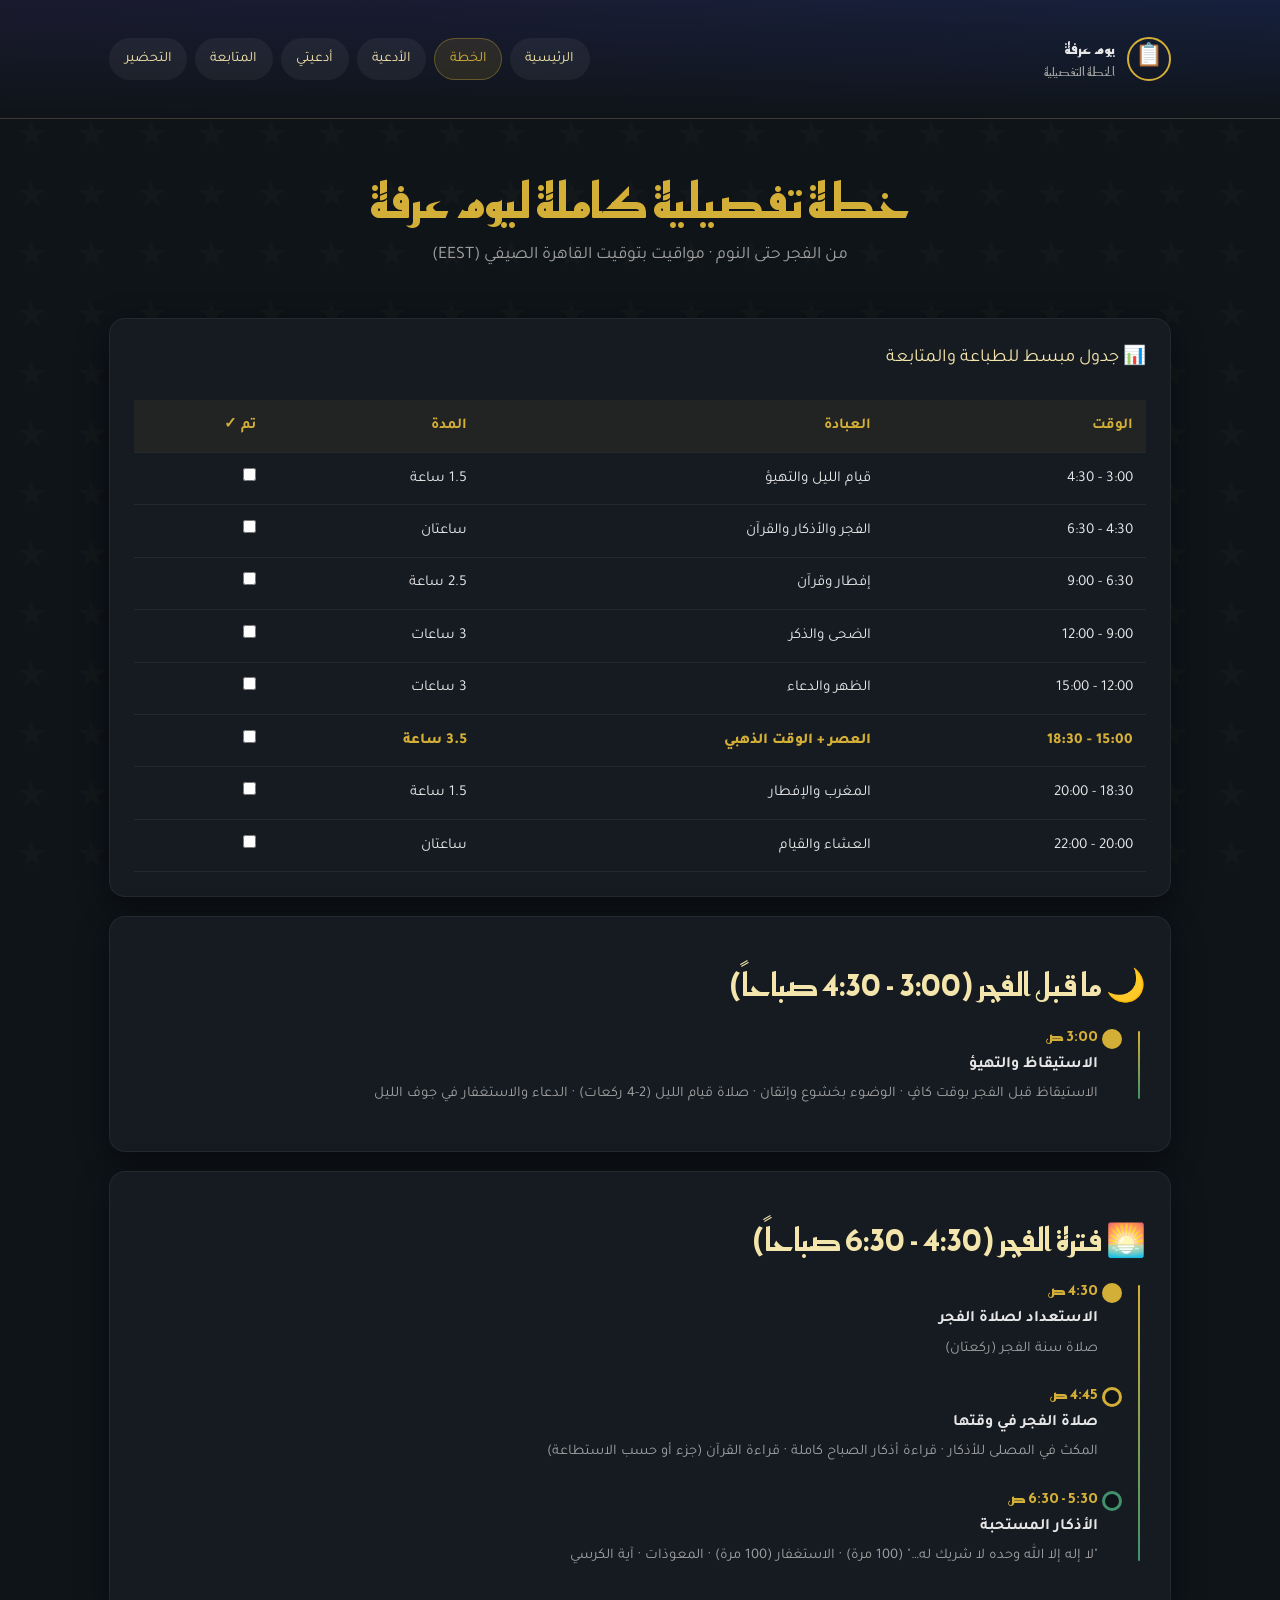
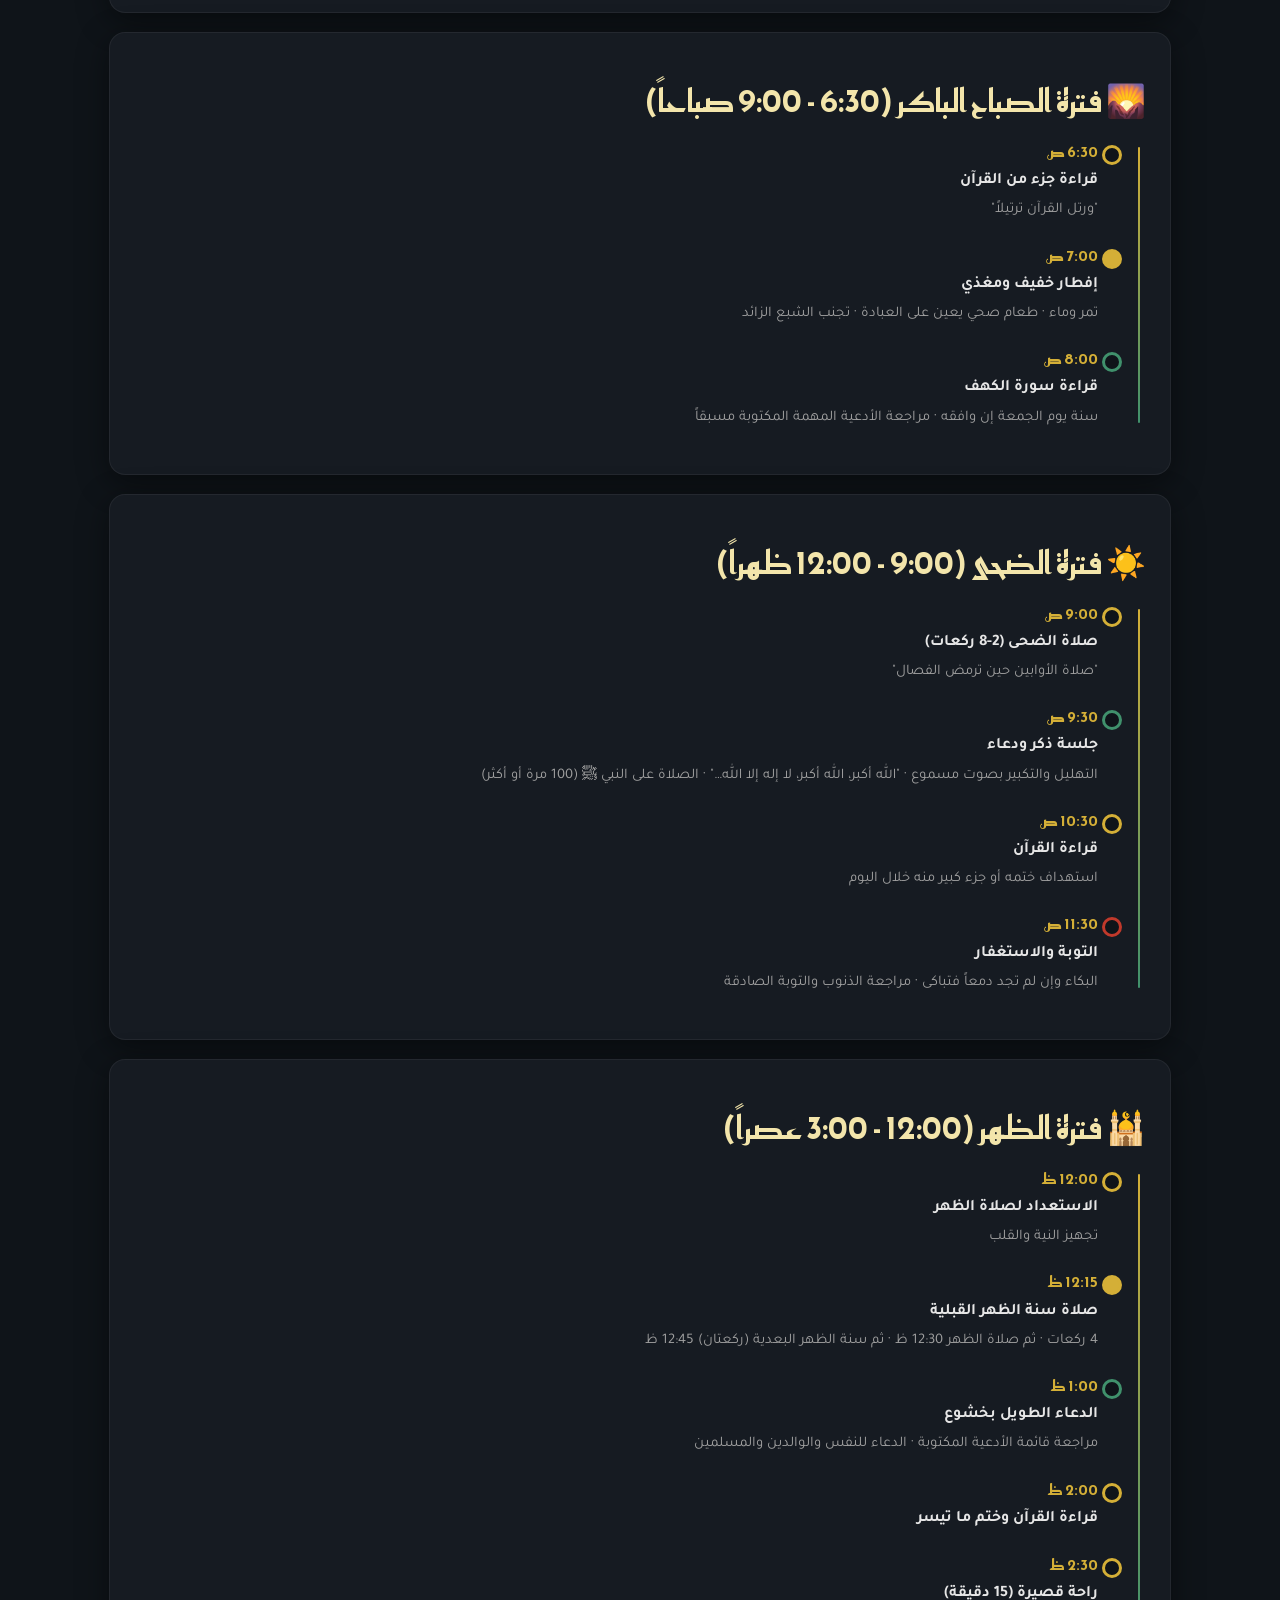
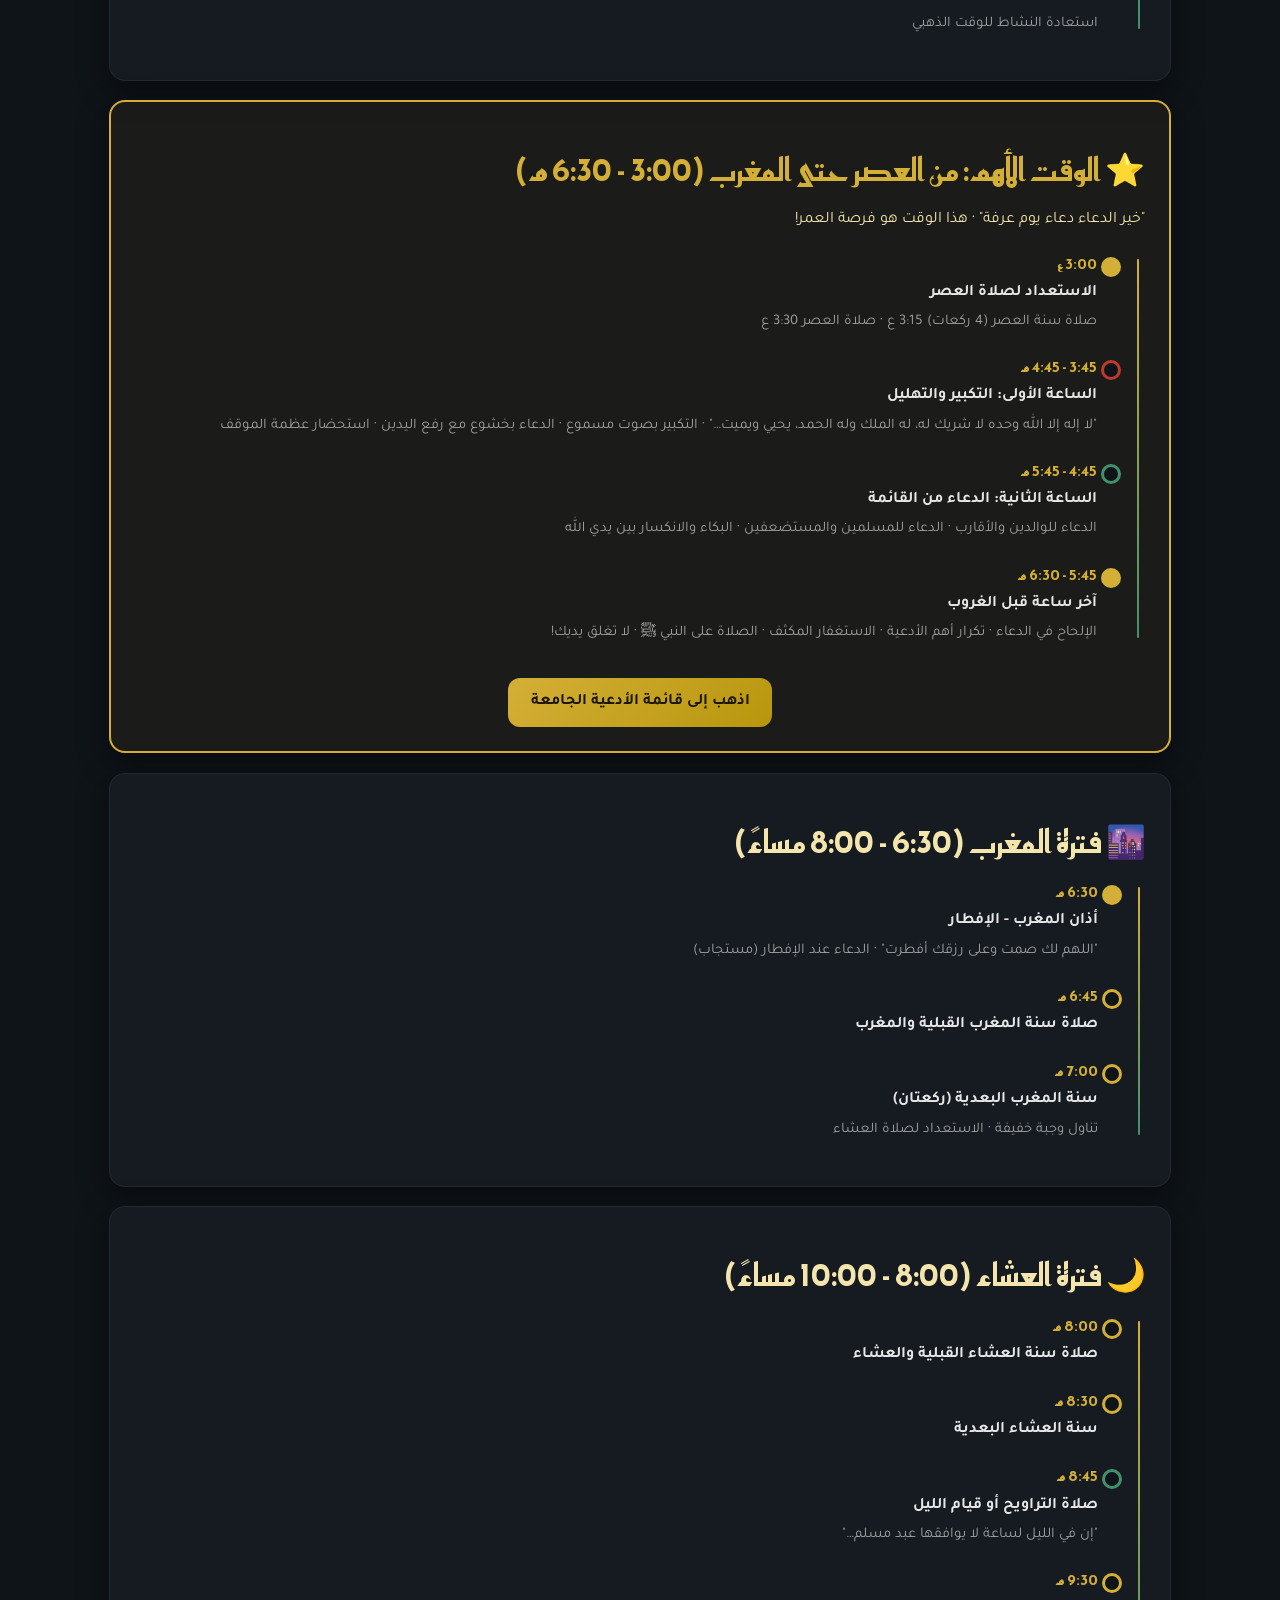
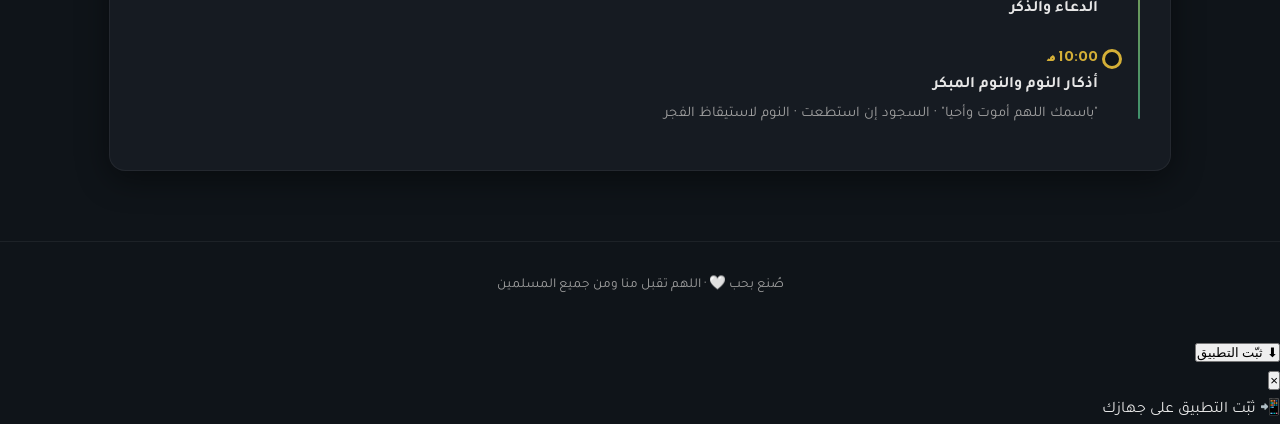
<file: schedule.html>
<!DOCTYPE html>
<html lang="ar" dir="rtl">
<head>
<meta charset="UTF-8">
<meta name="viewport" content="width=device-width, initial-scale=1.0">
<meta name="theme-color" content="#0f1419">
<title>الخطة التفصيلية | يوم عرفة 1447هـ</title>
<link href="https://fonts.googleapis.com/css2?family=Amiri:wght@400;700&family=Reem+Kufi&family=Tajawal:wght@400;500;700;800&display=swap" rel="stylesheet">
<link rel="stylesheet" href="css/style.css">
<link rel="manifest" href="manifest.json">
</head>
<body>

<header class="main-header">
  <div class="container header-inner">
    <div class="brand">
      <div class="brand-icon">📋</div>
      <div class="brand-text"><strong>يوم عرفة</strong><small>الخطة التفصيلية</small></div>
    </div>
    <nav class="main-nav">
      <a href="index.html" class="nav-link">الرئيسية</a>
      <a href="schedule.html" class="nav-link active">الخطة</a>
      <a href="duas.html" class="nav-link">الأدعية</a>
      <a href="my-duas.html" class="nav-link">أدعيتي</a>
      <a href="tracker.html" class="nav-link">المتابعة</a>
      <a href="checklist.html" class="nav-link">التحضير</a>
    </nav>
  </div>
</header>

<main class="container">

  <div class="hero" style="padding:2rem 1rem 1rem">
    <h1>خطة تفصيلية كاملة ليوم عرفة</h1>
    <p class="subtitle">من الفجر حتى النوم · مواقيت بتوقيت القاهرة الصيفي (EEST)</p>
  </div>

  <!-- Summary table -->
  <section class="card animate-in">
    <div class="card-title">📊 جدول مبسط للطباعة والمتابعة</div>
    <div style="overflow-x:auto">
      <table class="data-table">
        <thead>
          <tr><th>الوقت</th><th>العبادة</th><th>المدة</th><th>تم ✓</th></tr>
        </thead>
        <tbody>
          <tr><td>3:00 - 4:30</td><td>قيام الليل والتهيؤ</td><td>1.5 ساعة</td><td><input type="checkbox" class="print-check" data-id="s1"></td></tr>
          <tr><td>4:30 - 6:30</td><td>الفجر والأذكار والقرآن</td><td>ساعتان</td><td><input type="checkbox" class="print-check" data-id="s2"></td></tr>
          <tr><td>6:30 - 9:00</td><td>إفطار وقرآن</td><td>2.5 ساعة</td><td><input type="checkbox" class="print-check" data-id="s3"></td></tr>
          <tr><td>9:00 - 12:00</td><td>الضحى والذكر</td><td>3 ساعات</td><td><input type="checkbox" class="print-check" data-id="s4"></td></tr>
          <tr><td>12:00 - 15:00</td><td>الظهر والدعاء</td><td>3 ساعات</td><td><input type="checkbox" class="print-check" data-id="s5"></td></tr>
          <tr><td style="color:var(--gold);font-weight:800">15:00 - 18:30</td><td style="color:var(--gold);font-weight:800">العصر + الوقت الذهبي</td><td style="color:var(--gold);font-weight:800">3.5 ساعة</td><td><input type="checkbox" class="print-check" data-id="s6"></td></tr>
          <tr><td>18:30 - 20:00</td><td>المغرب والإفطار</td><td>1.5 ساعة</td><td><input type="checkbox" class="print-check" data-id="s7"></td></tr>
          <tr><td>20:00 - 22:00</td><td>العشاء والقيام</td><td>ساعتان</td><td><input type="checkbox" class="print-check" data-id="s8"></td></tr>
        </tbody>
      </table>
    </div>
  </section>

  <!-- Detailed Timeline -->
  <section class="timeline-section">

    <div class="card animate-in">
      <h2>🌙 ما قبل الفجر (3:00 - 4:30 صباحاً)</h2>
      <div class="timeline">
        <div class="timeline-item gold">
          <div class="timeline-time">3:00 ص</div>
          <div class="timeline-title">الاستيقاظ والتهيؤ</div>
          <div class="timeline-desc">الاستيقاظ قبل الفجر بوقت كافٍ · الوضوء بخشوع وإتقان · صلاة قيام الليل (2-4 ركعات) · الدعاء والاستغفار في جوف الليل</div>
        </div>
      </div>
    </div>

    <div class="card animate-in">
      <h2>🌅 فترة الفجر (4:30 - 6:30 صباحاً)</h2>
      <div class="timeline">
        <div class="timeline-item gold">
          <div class="timeline-time">4:30 ص</div>
          <div class="timeline-title">الاستعداد لصلاة الفجر</div>
          <div class="timeline-desc">صلاة سنة الفجر (ركعتان)</div>
        </div>
        <div class="timeline-item">
          <div class="timeline-time">4:45 ص</div>
          <div class="timeline-title">صلاة الفجر في وقتها</div>
          <div class="timeline-desc">المكث في المصلى للأذكار · قراءة أذكار الصباح كاملة · قراءة القرآن (جزء أو حسب الاستطاعة)</div>
        </div>
        <div class="timeline-item green">
          <div class="timeline-time">5:30 - 6:30 ص</div>
          <div class="timeline-title">الأذكار المستحبة</div>
          <div class="timeline-desc">"لا إله إلا الله وحده لا شريك له…" (100 مرة) · الاستغفار (100 مرة) · المعوذات · آية الكرسي</div>
        </div>
      </div>
    </div>

    <div class="card animate-in">
      <h2>🌄 فترة الصباح الباكر (6:30 - 9:00 صباحاً)</h2>
      <div class="timeline">
        <div class="timeline-item">
          <div class="timeline-time">6:30 ص</div>
          <div class="timeline-title">قراءة جزء من القرآن</div>
          <div class="timeline-desc">"ورتل القرآن ترتيلاً"</div>
        </div>
        <div class="timeline-item gold">
          <div class="timeline-time">7:00 ص</div>
          <div class="timeline-title">إفطار خفيف ومغذي</div>
          <div class="timeline-desc">تمر وماء · طعام صحي يعين على العبادة · تجنب الشبع الزائد</div>
        </div>
        <div class="timeline-item green">
          <div class="timeline-time">8:00 ص</div>
          <div class="timeline-title">قراءة سورة الكهف</div>
          <div class="timeline-desc">سنة يوم الجمعة إن وافقه · مراجعة الأدعية المهمة المكتوبة مسبقاً</div>
        </div>
      </div>
    </div>

    <div class="card animate-in">
      <h2>☀️ فترة الضحى (9:00 - 12:00 ظهراً)</h2>
      <div class="timeline">
        <div class="timeline-item">
          <div class="timeline-time">9:00 ص</div>
          <div class="timeline-title">صلاة الضحى (2-8 ركعات)</div>
          <div class="timeline-desc">"صلاة الأوابين حين ترمض الفصال"</div>
        </div>
        <div class="timeline-item green">
          <div class="timeline-time">9:30 ص</div>
          <div class="timeline-title">جلسة ذكر ودعاء</div>
          <div class="timeline-desc">التهليل والتكبير بصوت مسموع · "الله أكبر، الله أكبر، لا إله إلا الله…" · الصلاة على النبي ﷺ (100 مرة أو أكثر)</div>
        </div>
        <div class="timeline-item">
          <div class="timeline-time">10:30 ص</div>
          <div class="timeline-title">قراءة القرآن</div>
          <div class="timeline-desc">استهداف ختمه أو جزء كبير منه خلال اليوم</div>
        </div>
        <div class="timeline-item accent">
          <div class="timeline-time">11:30 ص</div>
          <div class="timeline-title">التوبة والاستغفار</div>
          <div class="timeline-desc">البكاء وإن لم تجد دمعاً فتباكى · مراجعة الذنوب والتوبة الصادقة</div>
        </div>
      </div>
    </div>

    <div class="card animate-in">
      <h2>🕌 فترة الظهر (12:00 - 3:00 عصراً)</h2>
      <div class="timeline">
        <div class="timeline-item">
          <div class="timeline-time">12:00 ظ</div>
          <div class="timeline-title">الاستعداد لصلاة الظهر</div>
          <div class="timeline-desc">تجهيز النية والقلب</div>
        </div>
        <div class="timeline-item gold">
          <div class="timeline-time">12:15 ظ</div>
          <div class="timeline-title">صلاة سنة الظهر القبلية</div>
          <div class="timeline-desc">4 ركعات · ثم صلاة الظهر 12:30 ظ · ثم سنة الظهر البعدية (ركعتان) 12:45 ظ</div>
        </div>
        <div class="timeline-item green">
          <div class="timeline-time">1:00 ظ</div>
          <div class="timeline-title">الدعاء الطويل بخشوع</div>
          <div class="timeline-desc">مراجعة قائمة الأدعية المكتوبة · الدعاء للنفس والوالدين والمسلمين</div>
        </div>
        <div class="timeline-item">
          <div class="timeline-time">2:00 ظ</div>
          <div class="timeline-title">قراءة القرآن وختم ما تيسر</div>
        </div>
        <div class="timeline-item">
          <div class="timeline-time">2:30 ظ</div>
          <div class="timeline-title">راحة قصيرة (15 دقيقة)</div>
          <div class="timeline-desc">استعادة النشاط للوقت الذهبي</div>
        </div>
      </div>
    </div>

    <div class="card animate-in" id="golden" style="border:2px solid var(--gold); background:rgba(212,175,55,0.06)">
      <h2 style="color:var(--gold)">⭐ الوقت الأهم: من العصر حتى المغرب (3:00 - 6:30 م)</h2>
      <p style="margin-bottom:1rem; color:var(--gold-light)">"خير الدعاء دعاء يوم عرفة" · هذا الوقت هو فرصة العمر!</p>

      <div class="timeline">
        <div class="timeline-item gold">
          <div class="timeline-time">3:00 ع</div>
          <div class="timeline-title">الاستعداد لصلاة العصر</div>
          <div class="timeline-desc">صلاة سنة العصر (4 ركعات) 3:15 ع · صلاة العصر 3:30 ع</div>
        </div>

        <div class="timeline-item accent">
          <div class="timeline-time">3:45 - 4:45 م</div>
          <div class="timeline-title">الساعة الأولى: التكبير والتهليل</div>
          <div class="timeline-desc">"لا إله إلا الله وحده لا شريك له، له الملك وله الحمد، يحيي ويميت…" · التكبير بصوت مسموع · الدعاء بخشوع مع رفع اليدين · استحضار عظمة الموقف</div>
        </div>

        <div class="timeline-item green">
          <div class="timeline-time">4:45 - 5:45 م</div>
          <div class="timeline-title">الساعة الثانية: الدعاء من القائمة</div>
          <div class="timeline-desc">الدعاء للوالدين والأقارب · الدعاء للمسلمين والمستضعفين · البكاء والانكسار بين يدي الله</div>
        </div>

        <div class="timeline-item gold">
          <div class="timeline-time">5:45 - 6:30 م</div>
          <div class="timeline-title">آخر ساعة قبل الغروب</div>
          <div class="timeline-desc">الإلحاح في الدعاء · تكرار أهم الأدعية · الاستغفار المكثف · الصلاة على النبي ﷺ · لا تغلق يديك!</div>
        </div>
      </div>

      <div class="text-center mt-2">
        <a href="duas.html" class="btn btn-gold">اذهب إلى قائمة الأدعية الجامعة</a>
      </div>
    </div>

    <div class="card animate-in">
      <h2>🌆 فترة المغرب (6:30 - 8:00 مساءً)</h2>
      <div class="timeline">
        <div class="timeline-item gold">
          <div class="timeline-time">6:30 م</div>
          <div class="timeline-title">أذان المغرب - الإفطار</div>
          <div class="timeline-desc">"اللهم لك صمت وعلى رزقك أفطرت" · الدعاء عند الإفطار (مستجاب)</div>
        </div>
        <div class="timeline-item">
          <div class="timeline-time">6:45 م</div>
          <div class="timeline-title">صلاة سنة المغرب القبلية والمغرب</div>
        </div>
        <div class="timeline-item">
          <div class="timeline-time">7:00 م</div>
          <div class="timeline-title">سنة المغرب البعدية (ركعتان)</div>
          <div class="timeline-desc">تناول وجبة خفيفة · الاستعداد لصلاة العشاء</div>
        </div>
      </div>
    </div>

    <div class="card animate-in">
      <h2>🌙 فترة العشاء (8:00 - 10:00 مساءً)</h2>
      <div class="timeline">
        <div class="timeline-item">
          <div class="timeline-time">8:00 م</div>
          <div class="timeline-title">صلاة سنة العشاء القبلية والعشاء</div>
        </div>
        <div class="timeline-item">
          <div class="timeline-time">8:30 م</div>
          <div class="timeline-title">سنة العشاء البعدية</div>
        </div>
        <div class="timeline-item green">
          <div class="timeline-time">8:45 م</div>
          <div class="timeline-title">صلاة التراويح أو قيام الليل</div>
          <div class="timeline-desc">"إن في الليل لساعة لا يوافقها عبد مسلم…"</div>
        </div>
        <div class="timeline-item">
          <div class="timeline-time">9:30 م</div>
          <div class="timeline-title">الدعاء والذكر</div>
        </div>
        <div class="timeline-item">
          <div class="timeline-time">10:00 م</div>
          <div class="timeline-title">أذكار النوم والنوم المبكر</div>
          <div class="timeline-desc">"باسمك اللهم أموت وأحيا" · السجود إن استطعت · النوم لاستيقاظ الفجر</div>
        </div>
      </div>
    </div>

  </section>

</main>

<footer class="main-footer">
  <p>صُنع بحب 🤍 · اللهم تقبل منا ومن جميع المسلمين</p>
</footer>

<script src="js/app.js"></script>
</body>
</html>
</file>
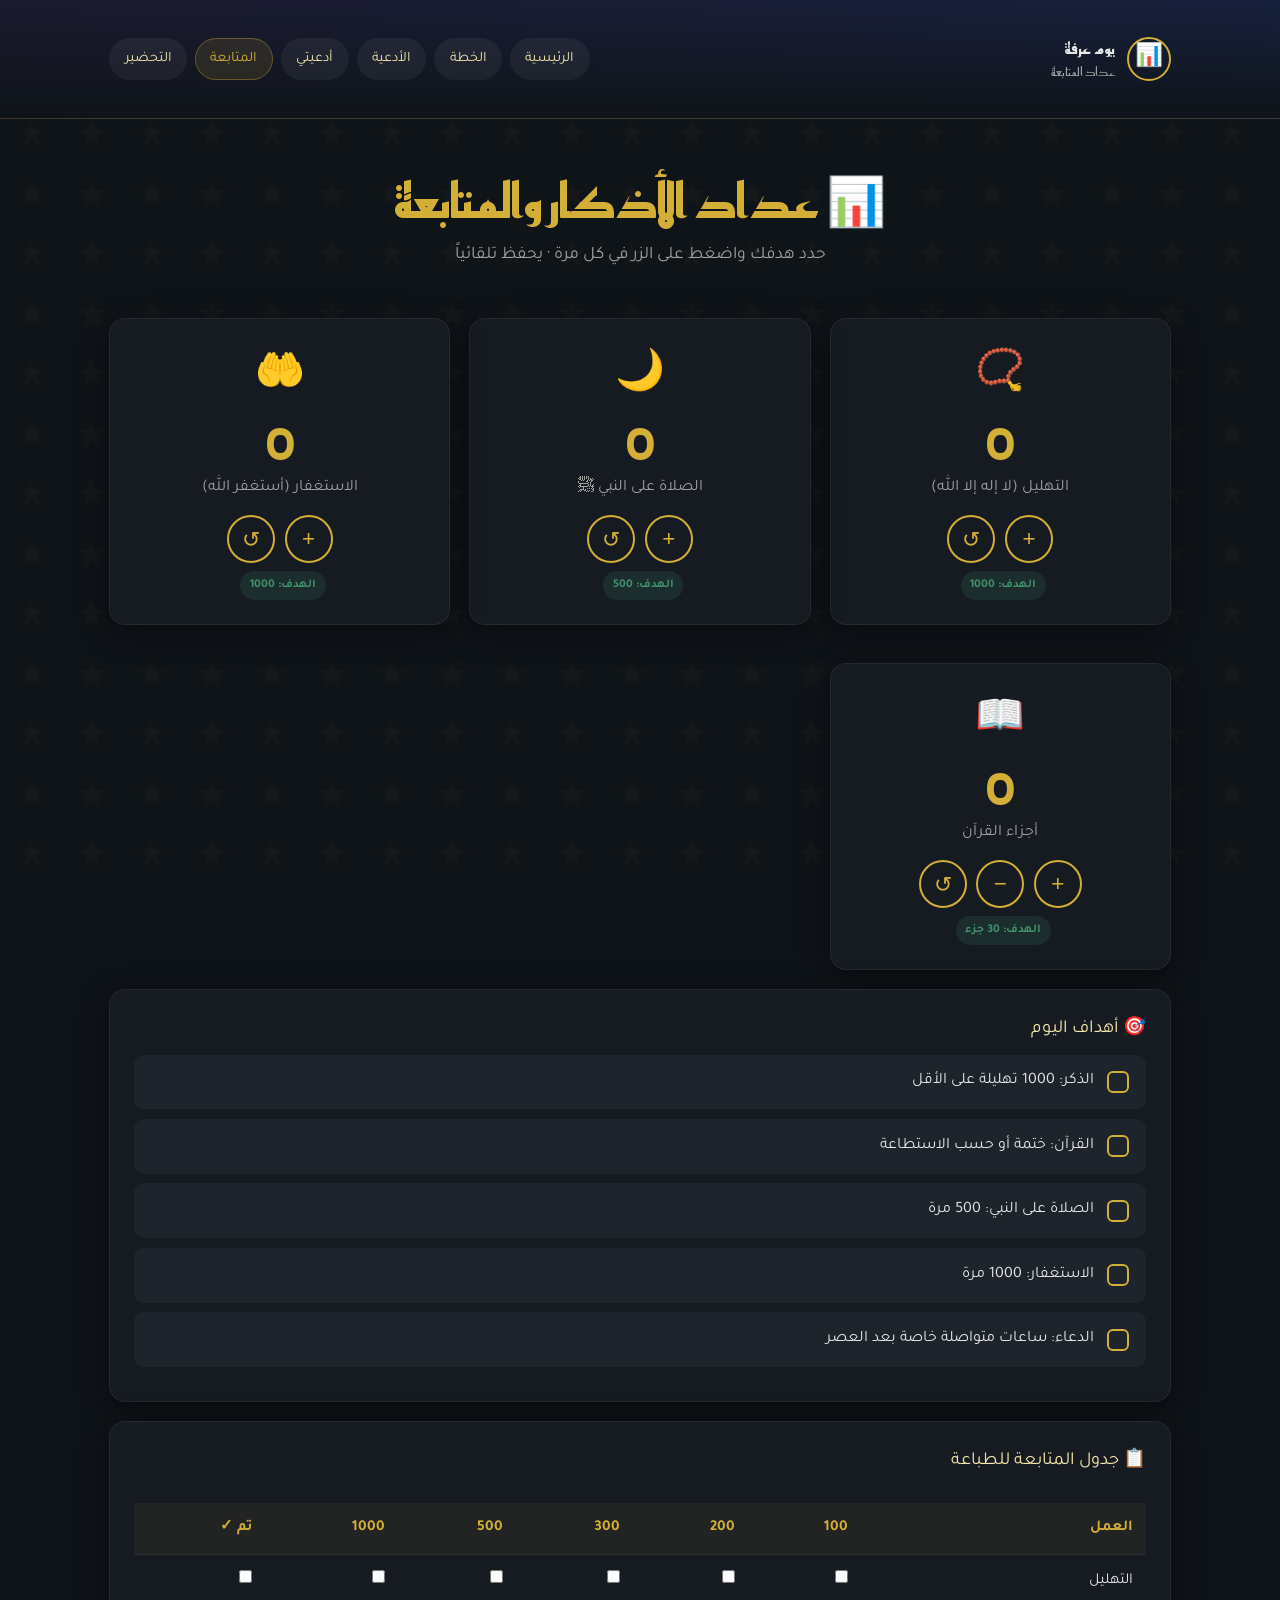
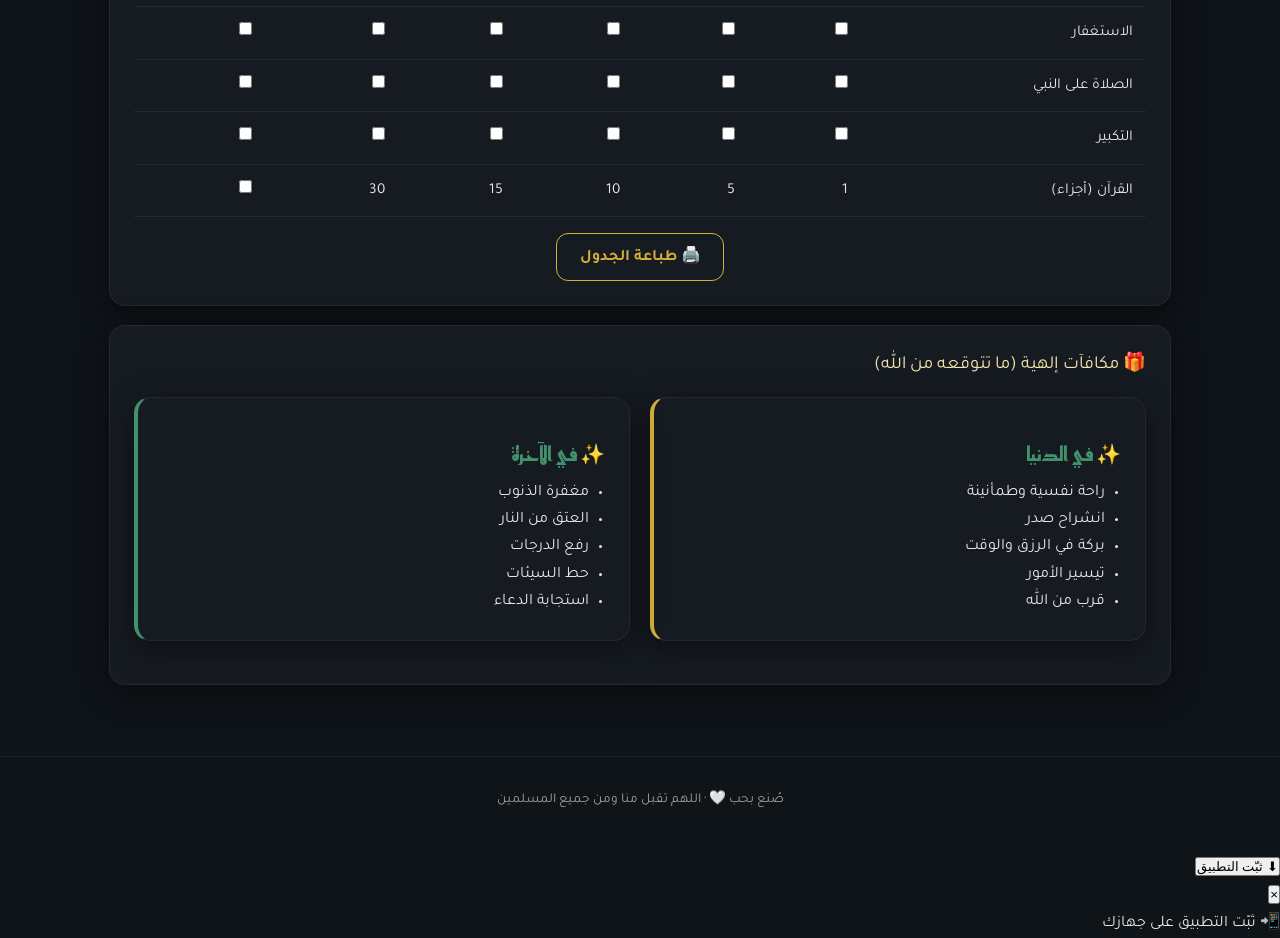
<file: tracker.html>
<!DOCTYPE html>
<html lang="ar" dir="rtl">
<head>
<meta charset="UTF-8">
<meta name="viewport" content="width=device-width, initial-scale=1.0">
<meta name="theme-color" content="#0f1419">
<title>عداد المتابعة | يوم عرفة 1447هـ</title>
<link href="https://fonts.googleapis.com/css2?family=Amiri:wght@400;700&family=Reem+Kufi&family=Tajawal:wght@400;500;700;800&display=swap" rel="stylesheet">
<link rel="stylesheet" href="css/style.css">
<link rel="manifest" href="manifest.json">
</head>
<body>

<header class="main-header">
  <div class="container header-inner">
    <div class="brand">
      <div class="brand-icon">📊</div>
      <div class="brand-text"><strong>يوم عرفة</strong><small>عداد المتابعة</small></div>
    </div>
    <nav class="main-nav">
      <a href="index.html" class="nav-link">الرئيسية</a>
      <a href="schedule.html" class="nav-link">الخطة</a>
      <a href="duas.html" class="nav-link">الأدعية</a>
      <a href="my-duas.html" class="nav-link">أدعيتي</a>
      <a href="tracker.html" class="nav-link active">المتابعة</a>
      <a href="checklist.html" class="nav-link">التحضير</a>
    </nav>
  </div>
</header>

<main class="container">

  <div class="hero" style="padding:2rem 1rem 1rem">
    <h1>📊 عداد الأذكار والمتابعة</h1>
    <p class="subtitle">حدد هدفك واضغط على الزر في كل مرة · يحفظ تلقائياً</p>
  </div>

  <!-- Counters Grid -->
  <section class="grid-2" id="counters">

    <div class="card counter-box animate-in">
      <div style="font-size:2.5rem">📿</div>
      <div class="counter-value" id="c-tahlil">0</div>
      <div style="color:var(--text-muted)">التهليل (لا إله إلا الله)</div>
      <div class="counter-controls">
        <button class="counter-btn" onclick="inc('tahlil')">+</button>
        <button class="counter-btn" onclick="resetCounter('tahlil')">↺</button>
      </div>
      <div style="margin-top:.5rem">
        <span class="tag tag-green" id="t-tahlil">الهدف: 1000</span>
      </div>
    </div>

    <div class="card counter-box animate-in" style="animation-delay:.05s">
      <div style="font-size:2.5rem">🌙</div>
      <div class="counter-value" id="c-salah">0</div>
      <div style="color:var(--text-muted)">الصلاة على النبي ﷺ</div>
      <div class="counter-controls">
        <button class="counter-btn" onclick="inc('salah')">+</button>
        <button class="counter-btn" onclick="resetCounter('salah')">↺</button>
      </div>
      <div style="margin-top:.5rem">
        <span class="tag tag-green" id="t-salah">الهدف: 500</span>
      </div>
    </div>

    <div class="card counter-box animate-in" style="animation-delay:.1s">
      <div style="font-size:2.5rem">🤲</div>
      <div class="counter-value" id="c-istighfar">0</div>
      <div style="color:var(--text-muted)">الاستغفار (أستغفر الله)</div>
      <div class="counter-controls">
        <button class="counter-btn" onclick="inc('istighfar')">+</button>
        <button class="counter-btn" onclick="resetCounter('istighfar')">↺</button>
      </div>
      <div style="margin-top:.5rem">
        <span class="tag tag-green" id="t-istighfar">الهدف: 1000</span>
      </div>
    </div>

    <div class="card counter-box animate-in" style="animation-delay:.15s">
      <div style="font-size:2.5rem">📖</div>
      <div class="counter-value" id="c-quran">0</div>
      <div style="color:var(--text-muted)">أجزاء القرآن</div>
      <div class="counter-controls">
        <button class="counter-btn" onclick="inc('quran')">+</button>
        <button class="counter-btn" onclick="dec('quran')">−</button>
        <button class="counter-btn" onclick="resetCounter('quran')">↺</button>
      </div>
      <div style="margin-top:.5rem">
        <span class="tag tag-green" id="t-quran">الهدف: 30 جزء</span>
      </div>
    </div>

  </section>

  <!-- Goals Tracker -->
  <section class="card animate-in" style="animation-delay:.2s">
    <div class="card-title">🎯 أهداف اليوم</div>
    <div class="checklist-item" onclick="toggleGoal(this)">
      <input type="checkbox" data-id="g1"><span>الذكر: 1000 تهليلة على الأقل</span>
    </div>
    <div class="checklist-item" onclick="toggleGoal(this)">
      <input type="checkbox" data-id="g2"><span>القرآن: ختمة أو حسب الاستطاعة</span>
    </div>
    <div class="checklist-item" onclick="toggleGoal(this)">
      <input type="checkbox" data-id="g3"><span>الصلاة على النبي: 500 مرة</span>
    </div>
    <div class="checklist-item" onclick="toggleGoal(this)">
      <input type="checkbox" data-id="g4"><span>الاستغفار: 1000 مرة</span>
    </div>
    <div class="checklist-item" onclick="toggleGoal(this)">
      <input type="checkbox" data-id="g5"><span>الدعاء: ساعات متواصلة خاصة بعد العصر</span>
    </div>
  </section>

  <!-- Print Tracker -->
  <section class="card animate-in" style="animation-delay:.25s">
    <div class="card-title">📋 جدول المتابعة للطباعة</div>
    <div style="overflow-x:auto">
      <table class="data-table">
        <thead>
          <tr><th>العمل</th><th>100</th><th>200</th><th>300</th><th>500</th><th>1000</th><th>تم ✓</th></tr>
        </thead>
        <tbody>
          <tr><td>التهليل</td><td><input type="checkbox"></td><td><input type="checkbox"></td><td><input type="checkbox"></td><td><input type="checkbox"></td><td><input type="checkbox"></td><td><input type="checkbox"></td></tr>
          <tr><td>الاستغفار</td><td><input type="checkbox"></td><td><input type="checkbox"></td><td><input type="checkbox"></td><td><input type="checkbox"></td><td><input type="checkbox"></td><td><input type="checkbox"></td></tr>
          <tr><td>الصلاة على النبي</td><td><input type="checkbox"></td><td><input type="checkbox"></td><td><input type="checkbox"></td><td><input type="checkbox"></td><td><input type="checkbox"></td><td><input type="checkbox"></td></tr>
          <tr><td>التكبير</td><td><input type="checkbox"></td><td><input type="checkbox"></td><td><input type="checkbox"></td><td><input type="checkbox"></td><td><input type="checkbox"></td><td><input type="checkbox"></td></tr>
          <tr><td>القرآن (أجزاء)</td><td>1</td><td>5</td><td>10</td><td>15</td><td>30</td><td><input type="checkbox"></td></tr>
        </tbody>
      </table>
    </div>
    <div class="mt-1 text-center">
      <button class="btn btn-outline" onclick="window.print()">🖨️ طباعة الجدول</button>
    </div>
  </section>

  <!-- Expected rewards -->
  <section class="card animate-in" style="animation-delay:.3s">
    <div class="card-title">🎁 مكافآت إلهية (ما تتوقعه من الله)</div>
    <div class="grid-2" style="margin-top:1rem">
      <div class="card" style="border-left:4px solid var(--gold)">
        <h3>✨ في الدنيا</h3>
        <ul style="padding-right:1rem; color:var(--text)">
          <li>راحة نفسية وطمأنينة</li>
          <li>انشراح صدر</li>
          <li>بركة في الرزق والوقت</li>
          <li>تيسير الأمور</li>
          <li>قرب من الله</li>
        </ul>
      </div>
      <div class="card" style="border-left:4px solid var(--green-light)">
        <h3>✨ في الآخرة</h3>
        <ul style="padding-right:1rem; color:var(--text)">
          <li>مغفرة الذنوب</li>
          <li>العتق من النار</li>
          <li>رفع الدرجات</li>
          <li>حط السيئات</li>
          <li>استجابة الدعاء</li>
        </ul>
      </div>
    </div>
  </section>

</main>

<footer class="main-footer">
  <p>صُنع بحب 🤍 · اللهم تقبل منا ومن جميع المسلمين</p>
</footer>

<script src="js/app.js"></script>
</body>
</html>
</file>
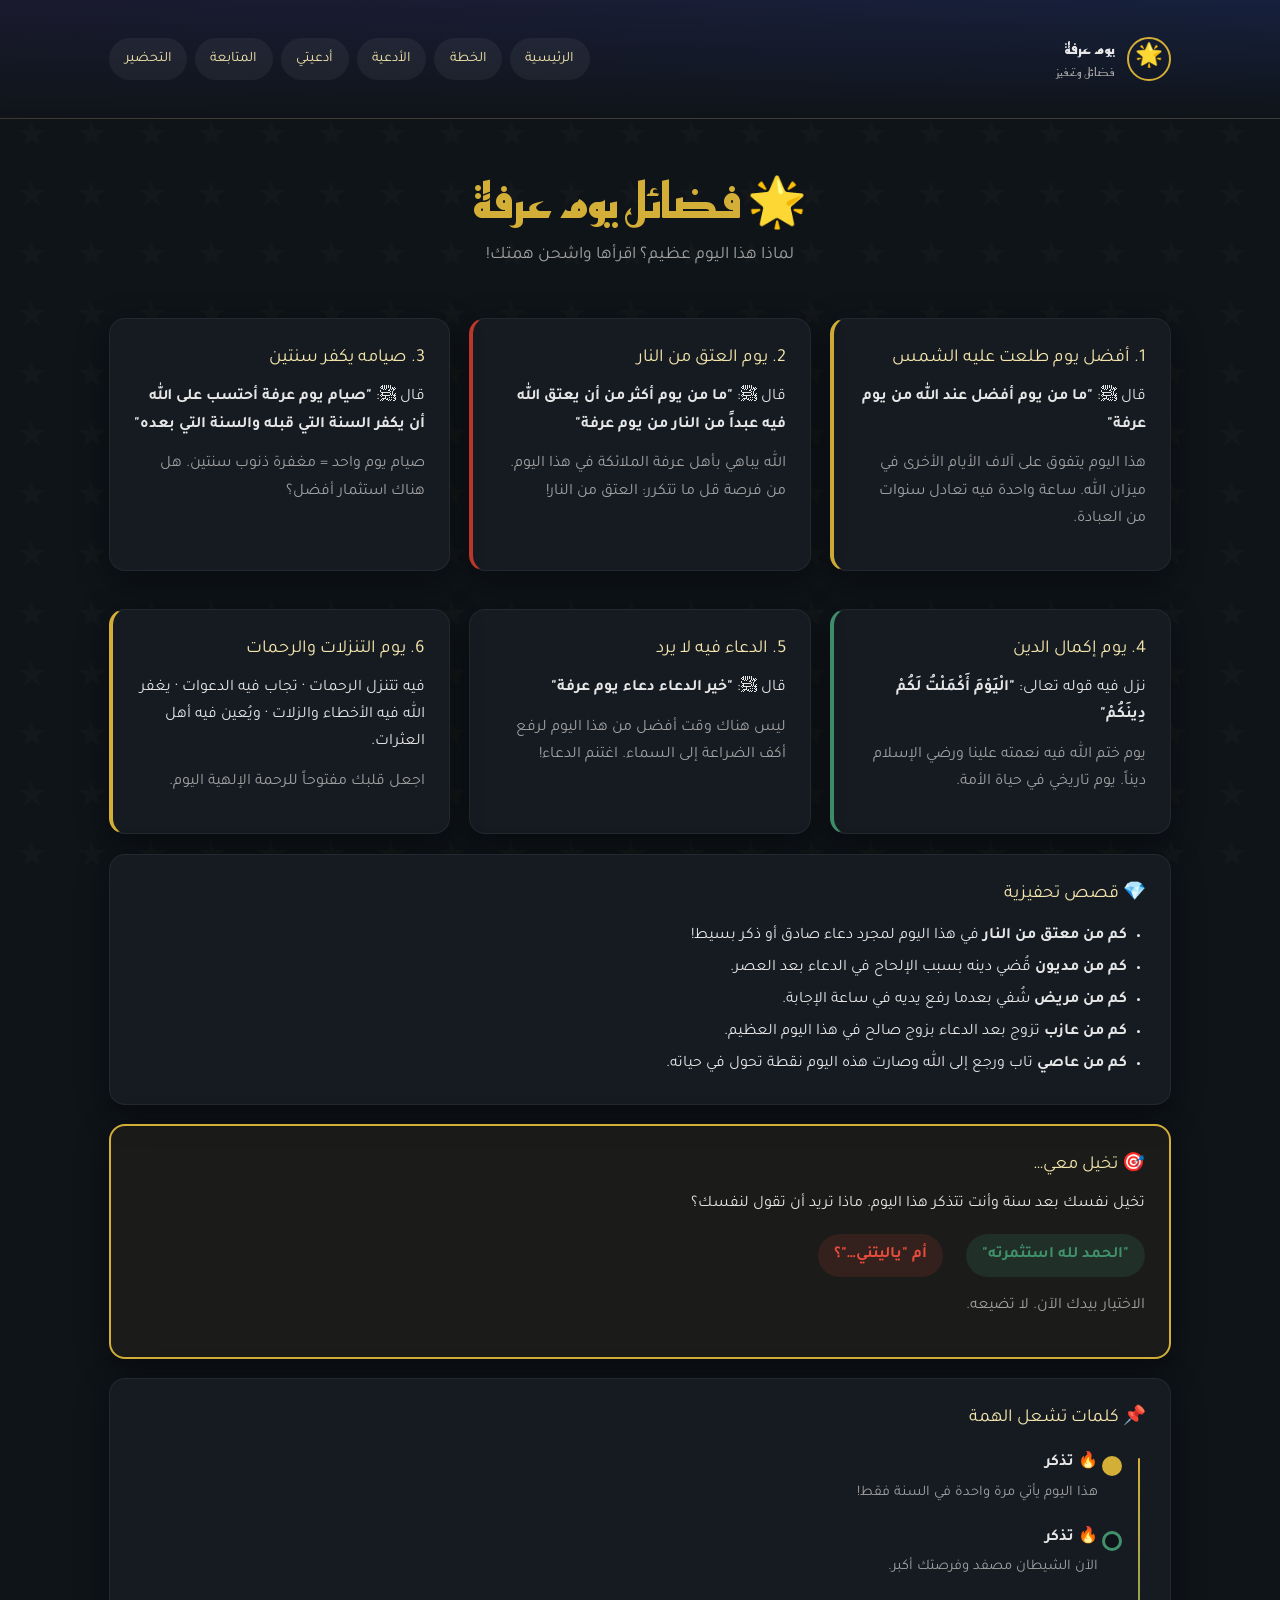
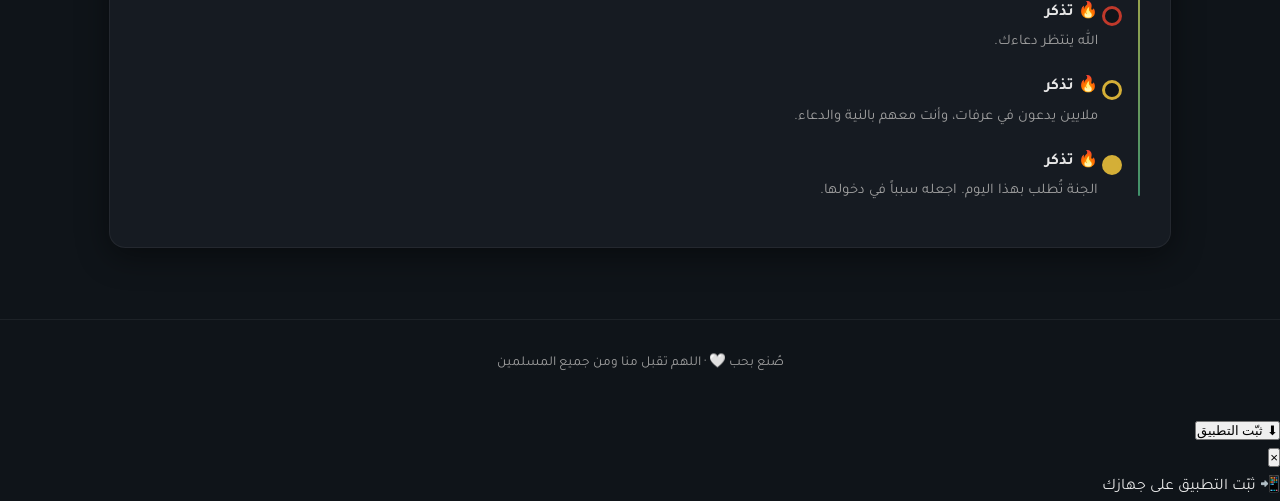
<file: virtues.html>
<!DOCTYPE html>
<html lang="ar" dir="rtl">
<head>
<meta charset="UTF-8">
<meta name="viewport" content="width=device-width, initial-scale=1.0">
<meta name="theme-color" content="#0f1419">
<title>فضائل يوم عرفة | 1447هـ</title>
<link href="https://fonts.googleapis.com/css2?family=Amiri:wght@400;700&family=Reem+Kufi&family=Tajawal:wght@400;500;700;800&display=swap" rel="stylesheet">
<link rel="stylesheet" href="css/style.css">
<link rel="manifest" href="manifest.json">
</head>
<body>

<header class="main-header">
  <div class="container header-inner">
    <div class="brand">
      <div class="brand-icon">🌟</div>
      <div class="brand-text"><strong>يوم عرفة</strong><small>فضائل وتحفيز</small></div>
    </div>
    <nav class="main-nav">
      <a href="index.html" class="nav-link">الرئيسية</a>
      <a href="schedule.html" class="nav-link">الخطة</a>
      <a href="duas.html" class="nav-link">الأدعية</a>
      <a href="my-duas.html" class="nav-link">أدعيتي</a>
      <a href="tracker.html" class="nav-link">المتابعة</a>
      <a href="checklist.html" class="nav-link">التحضير</a>
    </nav>
  </div>
</header>

<main class="container">

  <div class="hero" style="padding:2rem 1rem 1rem">
    <h1>🌟 فضائل يوم عرفة</h1>
    <p class="subtitle">لماذا هذا اليوم عظيم؟ اقرأها واشحن همتك!</p>
  </div>

  <section class="grid-2">
    <div class="card card-gold animate-in">
      <div class="card-title">1. أفضل يوم طلعت عليه الشمس</div>
      <p>قال ﷺ: <strong>"ما من يوم أفضل عند الله من يوم عرفة"</strong></p>
      <p style="color:var(--text-muted)">هذا اليوم يتفوق على آلاف الأيام الأخرى في ميزان الله. ساعة واحدة فيه تعادل سنوات من العبادة.</p>
    </div>

    <div class="card card-accent animate-in" style="animation-delay:.05s">
      <div class="card-title">2. يوم العتق من النار</div>
      <p>قال ﷺ: <strong>"ما من يوم أكثر من أن يعتق الله فيه عبداً من النار من يوم عرفة"</strong></p>
      <p style="color:var(--text-muted)">الله يباهي بأهل عرفة الملائكة في هذا اليوم. من فرصة قل ما تتكرر: العتق من النار!</p>
    </div>

    <div class="card animate-in" style="animation-delay:.1s">
      <div class="card-title">3. صيامه يكفر سنتين</div>
      <p>قال ﷺ: <strong>"صيام يوم عرفة أحتسب على الله أن يكفر السنة التي قبله والسنة التي بعده"</strong></p>
      <p style="color:var(--text-muted)">صيام يوم واحد = مغفرة ذنوب سنتين. هل هناك استثمار أفضل؟</p>
    </div>

    <div class="card card-green animate-in" style="animation-delay:.15s">
      <div class="card-title">4. يوم إكمال الدين</div>
      <p>نزل فيه قوله تعالى: <strong>"الْيَوْمَ أَكْمَلْتُ لَكُمْ دِينَكُمْ"</strong></p>
      <p style="color:var(--text-muted)">يوم ختم الله فيه نعمته علينا ورضي الإسلام ديناً. يوم تاريخي في حياة الأمة.</p>
    </div>

    <div class="card animate-in" style="animation-delay:.2s">
      <div class="card-title">5. الدعاء فيه لا يرد</div>
      <p>قال ﷺ: <strong>"خير الدعاء دعاء يوم عرفة"</strong></p>
      <p style="color:var(--text-muted)">ليس هناك وقت أفضل من هذا اليوم لرفع أكف الضراعة إلى السماء. اغتنم الدعاء!</p>
    </div>

    <div class="card card-gold animate-in" style="animation-delay:.25s">
      <div class="card-title">6. يوم التنزلات والرحمات</div>
      <p>فيه تتنزل الرحمات · تجاب فيه الدعوات · يغفر الله فيه الأخطاء والزلات · ويُعين فيه أهل العثرات.</p>
      <p style="color:var(--text-muted)">اجعل قلبك مفتوحاً للرحمة الإلهية اليوم.</p>
    </div>
  </section>

  <section class="card animate-in" style="animation-delay:.3s">
    <div class="card-title">💎 قصص تحفيزية</div>
    <ul style="padding-right:1.2rem; line-height:2; color:var(--text)">
      <li><strong>كم من معتق من النار</strong> في هذا اليوم لمجرد دعاء صادق أو ذكر بسيط!</li>
      <li><strong>كم من مديون</strong> قُضي دينه بسبب الإلحاح في الدعاء بعد العصر.</li>
      <li><strong>كم من مريض</strong> شُفي بعدما رفع يديه في ساعة الإجابة.</li>
      <li><strong>كم من عازب</strong> تزوج بعد الدعاء بزوج صالح في هذا اليوم العظيم.</li>
      <li><strong>كم من عاصي</strong> تاب ورجع إلى الله وصارت هذه اليوم نقطة تحول في حياته.</li>
    </ul>
  </section>

  <section class="card animate-in" style="animation-delay:.35s; border:2px solid var(--gold); background:rgba(212,175,55,0.06)">
    <div class="card-title">🎯 تخيل معي…</div>
    <p>تخيل نفسك بعد سنة وأنت تتذكر هذا اليوم. ماذا تريد أن تقول لنفسك؟</p>
    <div style="display:flex; gap:1rem; margin-top:1rem; flex-wrap:wrap">
      <span class="tag tag-green" style="font-size:1rem; padding:.5rem 1rem">"الحمد لله استثمرته"</span>
      <span class="tag tag-red" style="font-size:1rem; padding:.5rem 1rem">أم "ياليتني…"؟</span>
    </div>
    <p style="margin-top:1rem; color:var(--text-muted)">الاختيار بيدك الآن. لا تضيعه.</p>
  </section>

  <section class="card animate-in" style="animation-delay:.4s">
    <div class="card-title">📌 كلمات تشعل الهمة</div>
    <div class="timeline" style="margin-top:1rem">
      <div class="timeline-item gold"><div class="timeline-title">🔥 تذكر</div><div class="timeline-desc">هذا اليوم يأتي مرة واحدة في السنة فقط!</div></div>
      <div class="timeline-item green"><div class="timeline-title">🔥 تذكر</div><div class="timeline-desc">الآن الشيطان مصفد وفرصتك أكبر.</div></div>
      <div class="timeline-item accent"><div class="timeline-title">🔥 تذكر</div><div class="timeline-desc">الله ينتظر دعاءك.</div></div>
      <div class="timeline-item"><div class="timeline-title">🔥 تذكر</div><div class="timeline-desc">ملايين يدعون في عرفات، وأنت معهم بالنية والدعاء.</div></div>
      <div class="timeline-item gold"><div class="timeline-title">🔥 تذكر</div><div class="timeline-desc">الجنة تُطلب بهذا اليوم. اجعله سبباً في دخولها.</div></div>
    </div>
  </section>

</main>

<footer class="main-footer">
  <p>صُنع بحب 🤍 · اللهم تقبل منا ومن جميع المسلمين</p>
</footer>

<script src="js/app.js"></script>
</body>
</html>
</file>
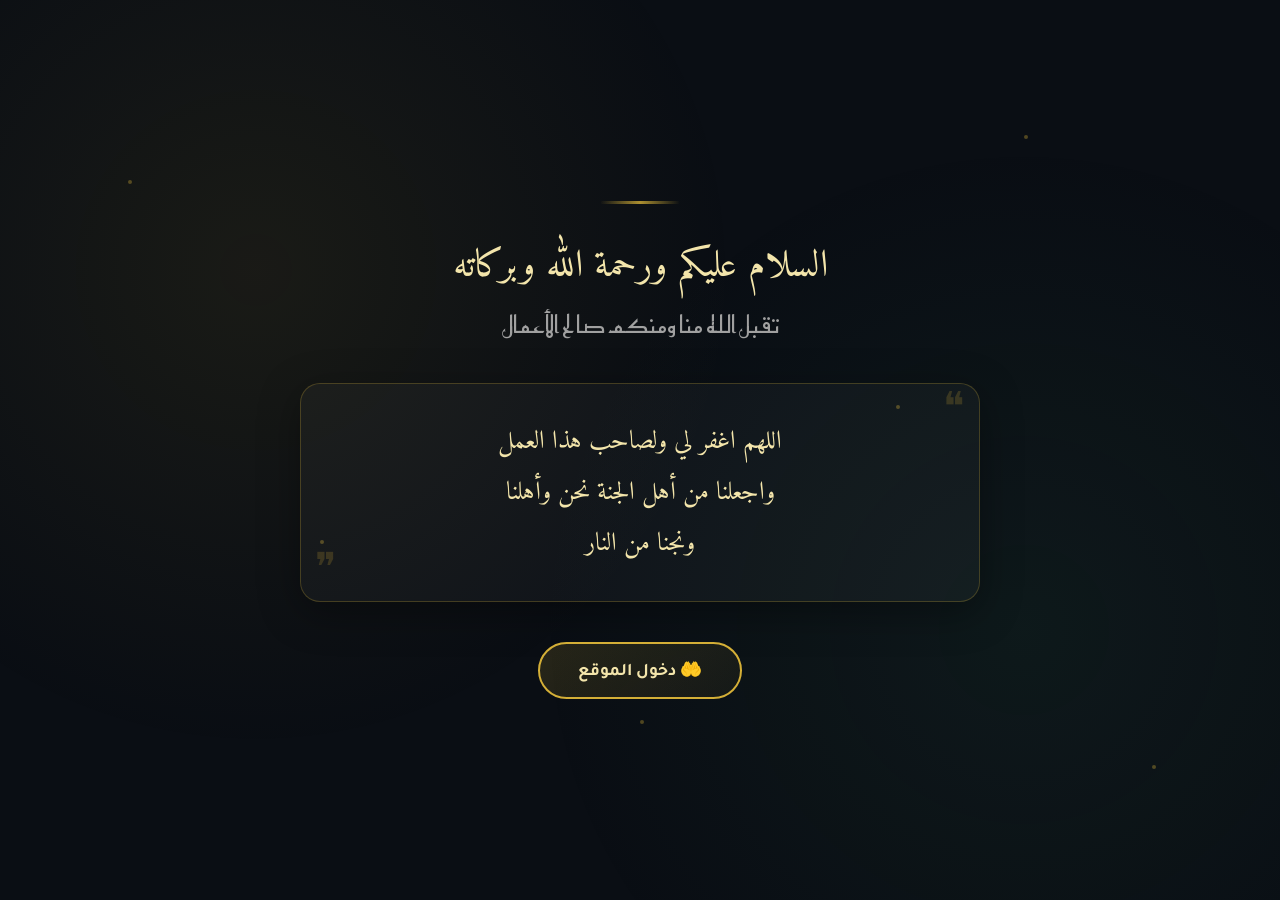
<file: welcome.html>
<!DOCTYPE html>
<html lang="ar" dir="rtl">
<head>
<meta charset="UTF-8">
<meta name="viewport" content="width=device-width, initial-scale=1.0">
<meta name="theme-color" content="#0f1419">
<title>يوم عرفة 1447هـ - أهلاً وسهلاً</title>
<link href="https://fonts.googleapis.com/css2?family=Amiri:wght@400;700&family=Reem+Kufi&family=Tajawal:wght@400;500;700;800&display=swap" rel="stylesheet">
<style>
:root {
  --bg: #0a0e14;
  --gold: #d4af37;
  --gold-light: #f3e5ab;
  --text: #e6e6e6;
  --text-muted: #a0a0a0;
}
* { box-sizing: border-box; margin: 0; padding: 0; }
html, body {
  height: 100%;
  font-family: 'Tajawal', sans-serif;
  background: var(--bg);
  color: var(--text);
  direction: rtl;
  overflow: hidden;
}

/* Islamic geometric overlay */
body::before {
  content: '';
  position: fixed;
  inset: 0;
  background-image:
    radial-gradient(circle at 20% 30%, rgba(212,175,55,0.08) 0%, transparent 40%),
    radial-gradient(circle at 80% 70%, rgba(45,106,79,0.12) 0%, transparent 40%);
  pointer-events: none;
  z-index: 0;
}

.welcome-wrap {
  position: relative;
  z-index: 1;
  min-height: 100vh;
  display: flex;
  flex-direction: column;
  align-items: center;
  justify-content: center;
  padding: 2rem 1.5rem;
  text-align: center;
}

/* Top decorative line */
.deco-line {
  width: 80px;
  height: 3px;
  background: linear-gradient(90deg, transparent, var(--gold), transparent);
  margin: 0 auto 2rem;
  border-radius: 2px;
  opacity: .8;
  animation: expandLine 1.2s ease-out forwards;
}

@keyframes expandLine {
  from { width: 0; opacity: 0; }
  to   { width: 80px; opacity: .8; }
}

/* Greeting */
.greeting {
  font-family: 'Amiri', serif;
  font-size: clamp(1.6rem, 5vw, 2.4rem);
  color: var(--gold-light);
  line-height: 1.6;
  margin-bottom: .6rem;
  opacity: 0;
  animation: fadeInUp .8s .4s ease forwards;
}

.sub-greeting {
  font-family: 'Reem Kufi', sans-serif;
  font-size: clamp(1.1rem, 3.5vw, 1.5rem);
  color: var(--text-muted);
  margin-bottom: 2.5rem;
  opacity: 0;
  animation: fadeInUp .8s .7s ease forwards;
}

/* Dua card */
.dua-card {
  max-width: 680px;
  width: 100%;
  background: rgba(255,255,255,0.03);
  border: 1px solid rgba(212,175,55,0.25);
  border-radius: 20px;
  padding: 2rem 1.8rem;
  margin-bottom: 2.5rem;
  position: relative;
  opacity: 0;
  animation: fadeInUp .9s 1s ease forwards;
  box-shadow: 0 10px 40px rgba(0,0,0,0.35);
}

.dua-card::before,
.dua-card::after {
  content: '❝';
  position: absolute;
  font-size: 2.5rem;
  color: var(--gold);
  opacity: .2;
  line-height: 1;
}
.dua-card::before { top: 10px; right: 14px; }
.dua-card::after  { content: '❞'; bottom: 6px; left: 14px; }

.dua-text {
  font-family: 'Amiri', serif;
  font-size: clamp(1.15rem, 3.5vw, 1.6rem);
  color: var(--gold-light);
  line-height: 2;
  text-align: center;
}

/* Enter button */
.enter-btn {
  display: inline-flex;
  align-items: center;
  gap: .6rem;
  padding: .9rem 2.4rem;
  border-radius: 999px;
  border: 2px solid var(--gold);
  background: linear-gradient(135deg, rgba(212,175,55,0.15), rgba(212,175,55,0.05));
  color: var(--gold-light);
  font-family: 'Tajawal', sans-serif;
  font-size: 1.1rem;
  font-weight: 700;
  text-decoration: none;
  cursor: pointer;
  transition: all .25s ease;
  opacity: 0;
  animation: fadeInUp .8s 1.4s ease forwards;
}

.enter-btn:hover {
  background: var(--gold);
  color: #0a0e14;
  transform: translateY(-3px);
  box-shadow: 0 8px 25px rgba(212,175,55,0.25);
}

/* Floating particles (small CSS-only decoration) */
.particles {
  position: fixed;
  inset: 0;
  pointer-events: none;
  z-index: 0;
  overflow: hidden;
}
.particle {
  position: absolute;
  width: 4px; height: 4px;
  background: var(--gold);
  border-radius: 50%;
  opacity: .35;
  animation: float 8s infinite ease-in-out;
}
.particle:nth-child(1) { left: 10%; top: 20%; animation-delay: 0s; }
.particle:nth-child(2) { left: 80%; top: 15%; animation-delay: 2s; }
.particle:nth-child(3) { left: 50%; top: 80%; animation-delay: 4s; }
.particle:nth-child(4) { left: 25%; top: 60%; animation-delay: 1s; }
.particle:nth-child(5) { left: 70%; top: 45%; animation-delay: 3s; }
.particle:nth-child(6) { left: 90%; top: 85%; animation-delay: 5s; }

@keyframes float {
  0%, 100% { transform: translateY(0) scale(1); opacity: .2; }
  50%      { transform: translateY(-30px) scale(1.4); opacity: .5; }
}

@keyframes fadeInUp {
  from { opacity: 0; transform: translateY(20px); }
  to   { opacity: 1; transform: translateY(0); }
}

/* Responsive */
@media (max-width: 480px) {
  .dua-card { padding: 1.5rem 1.2rem; }
  .enter-btn { padding: .8rem 1.8rem; font-size: 1rem; }
}
</style>
</head>
<body>

  <div class="particles">
    <div class="particle"></div>
    <div class="particle"></div>
    <div class="particle"></div>
    <div class="particle"></div>
    <div class="particle"></div>
    <div class="particle"></div>
  </div>

  <div class="welcome-wrap">
    <div class="deco-line"></div>

    <div class="greeting">
      السلام عليكم ورحمة الله وبركاته
    </div>
    <div class="sub-greeting">
      تقبل الله منا ومنكم صالح الأعمال
    </div>

    <div class="dua-card">
      <div class="dua-text">
        اللهم اغفر لي ولصاحب هذا العمل<br>
        واجعلنا من أهل الجنة نحن وأهلنا<br>
        ونجنا من النار
      </div>
    </div>

    <a href="features.html" class="enter-btn" id="enterBtn" onclick="markVisited()">
      🤲 دخول الموقع
    </a>
  </div>

<script>
  function markVisited() {
    try { localStorage.setItem('arafah1447_welcome_seen', '1'); } catch(e){}
  }
  // Optional: auto-enter after 8 seconds if user is idle
  let autoTimer = setTimeout(function(){
    markVisited();
    window.location.href = 'features.html';
  }, 12000);
  // Cancel auto-enter if user clicks anywhere
  document.addEventListener('click', function(){ clearTimeout(autoTimer); }, {once:true});
</script>
</body>
</html>
</file>
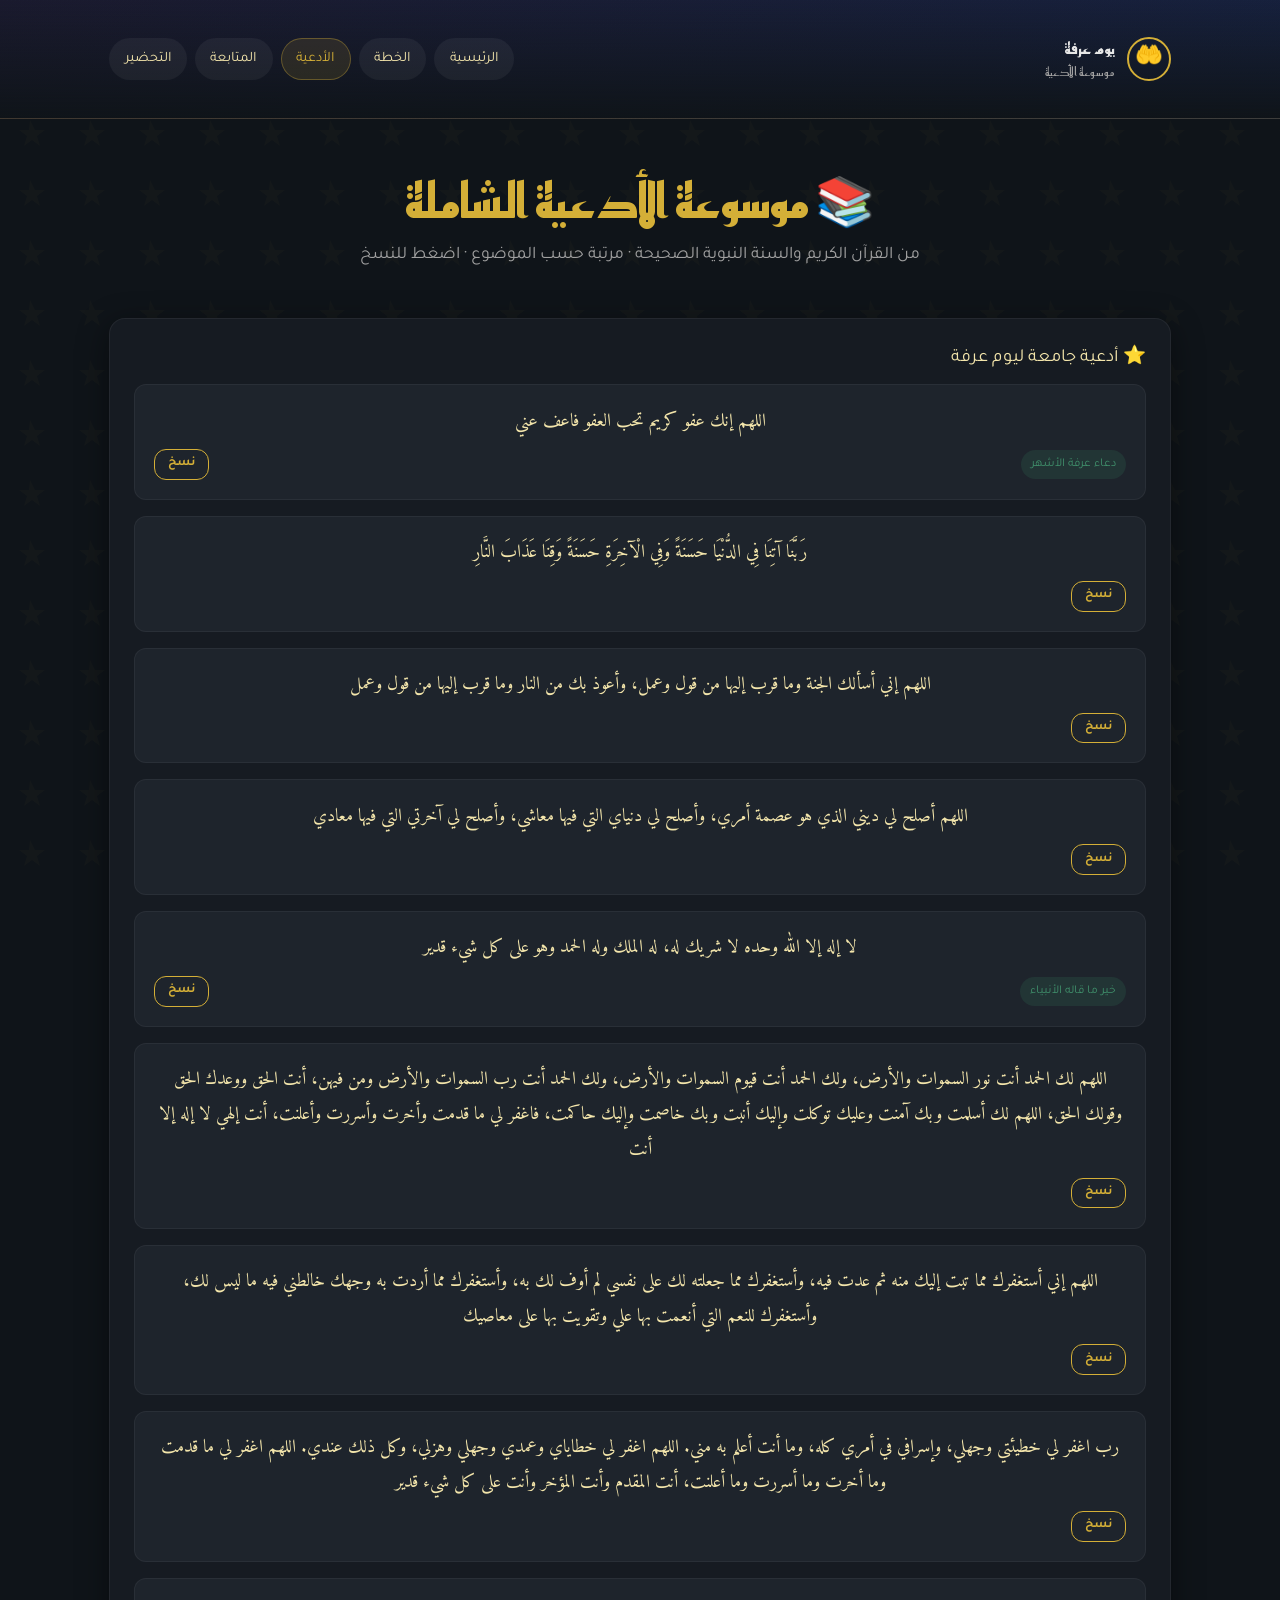
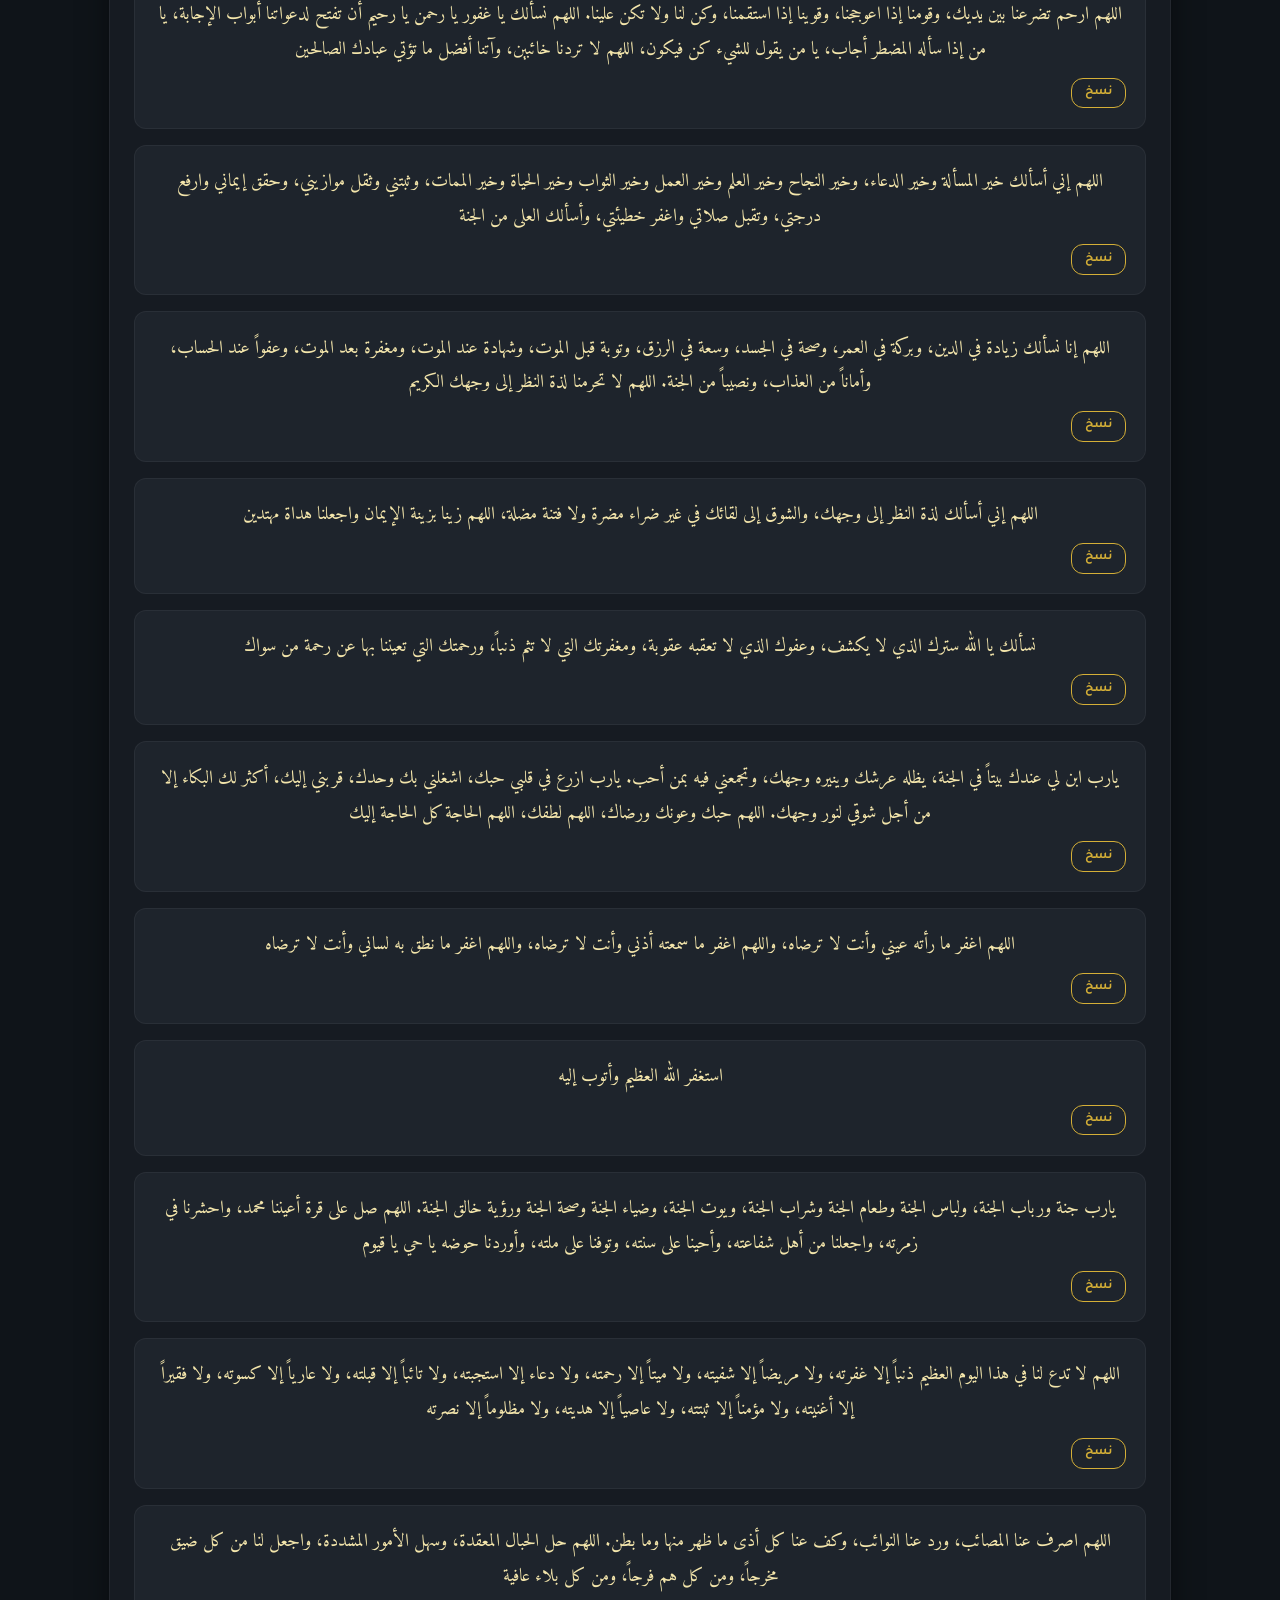
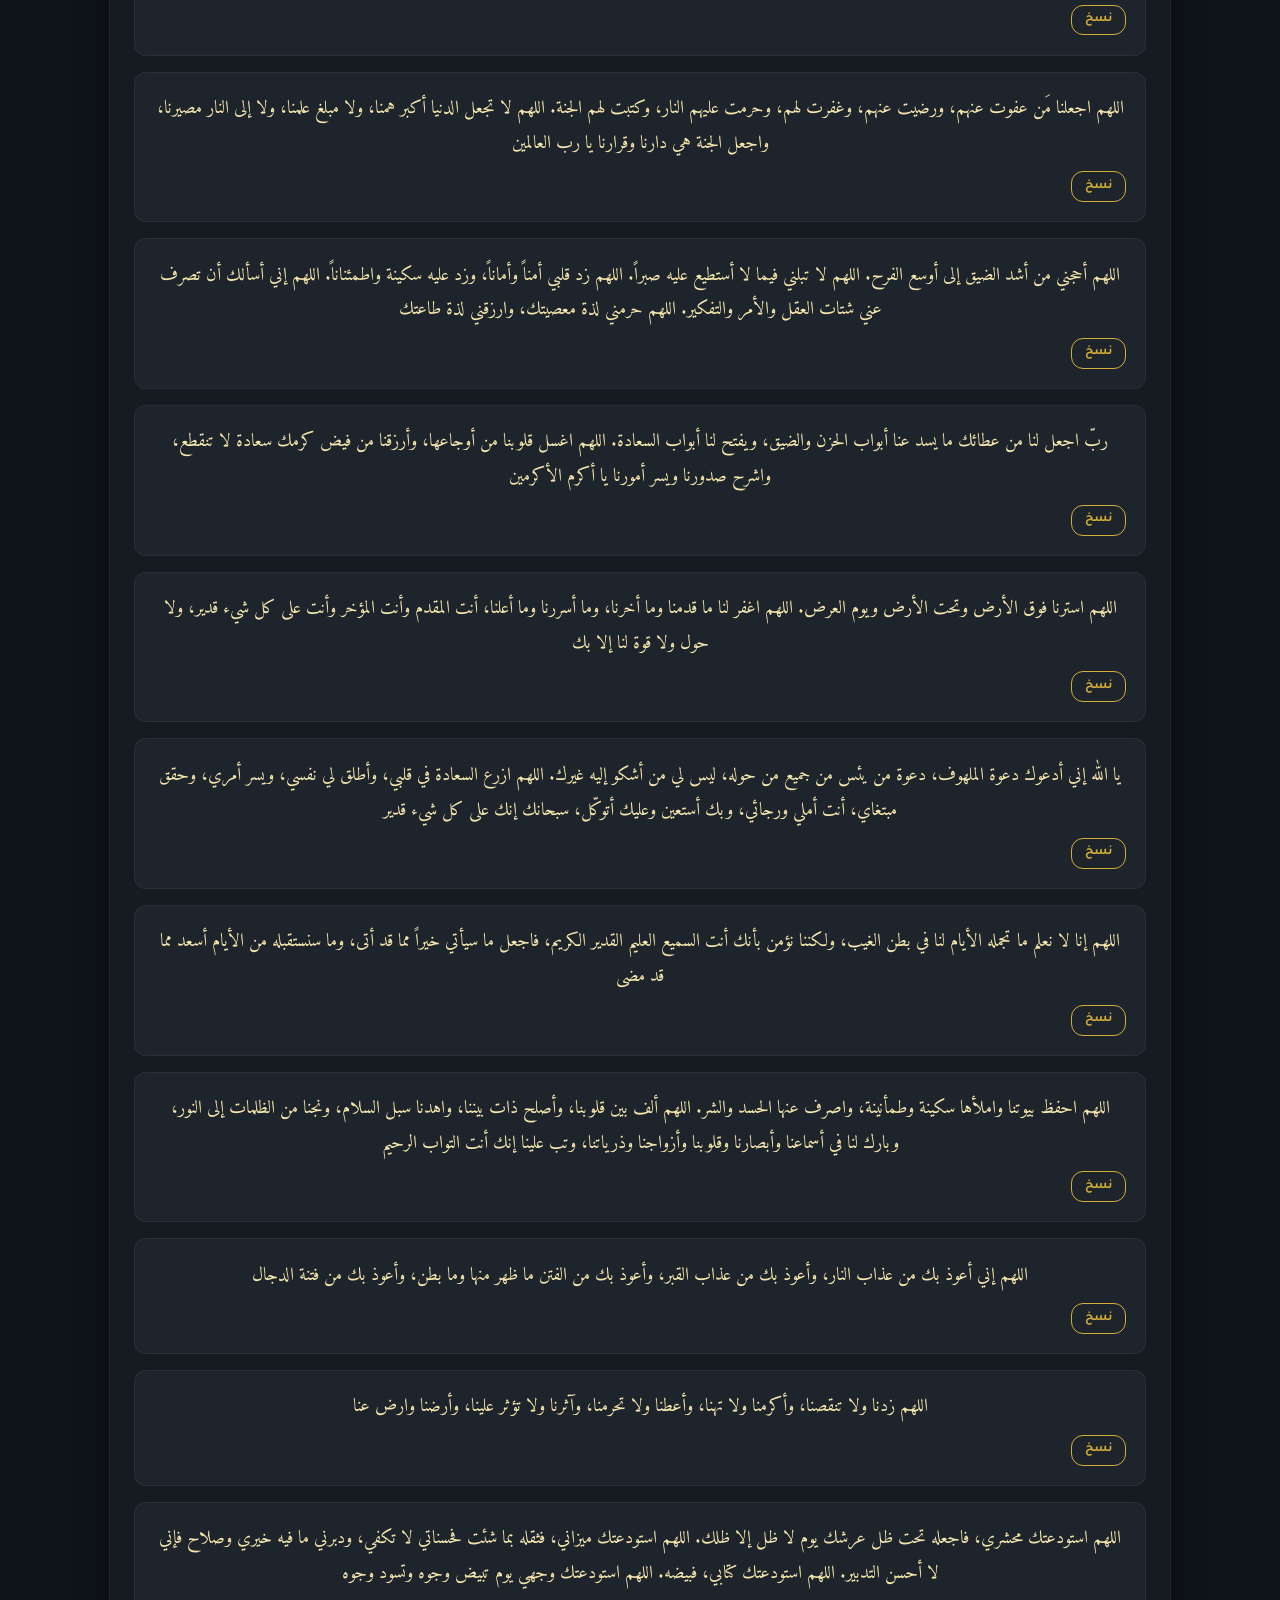
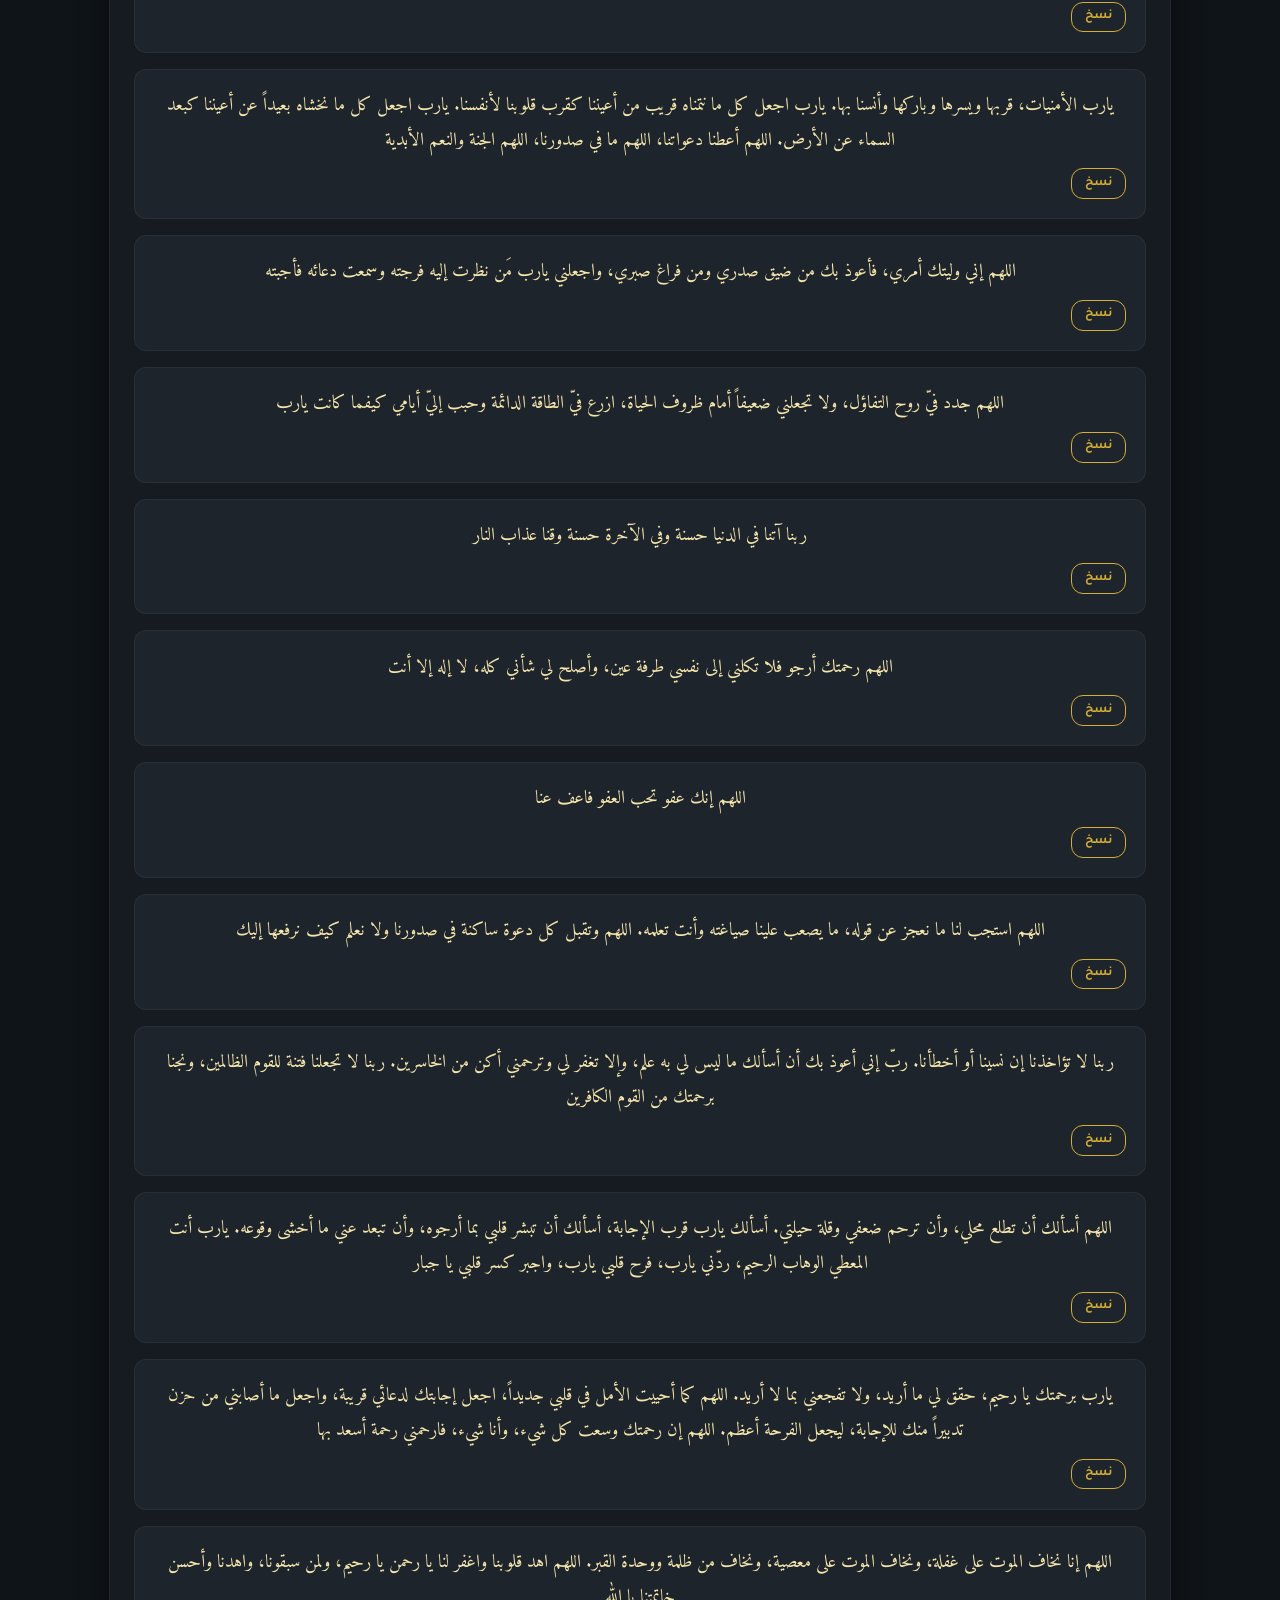
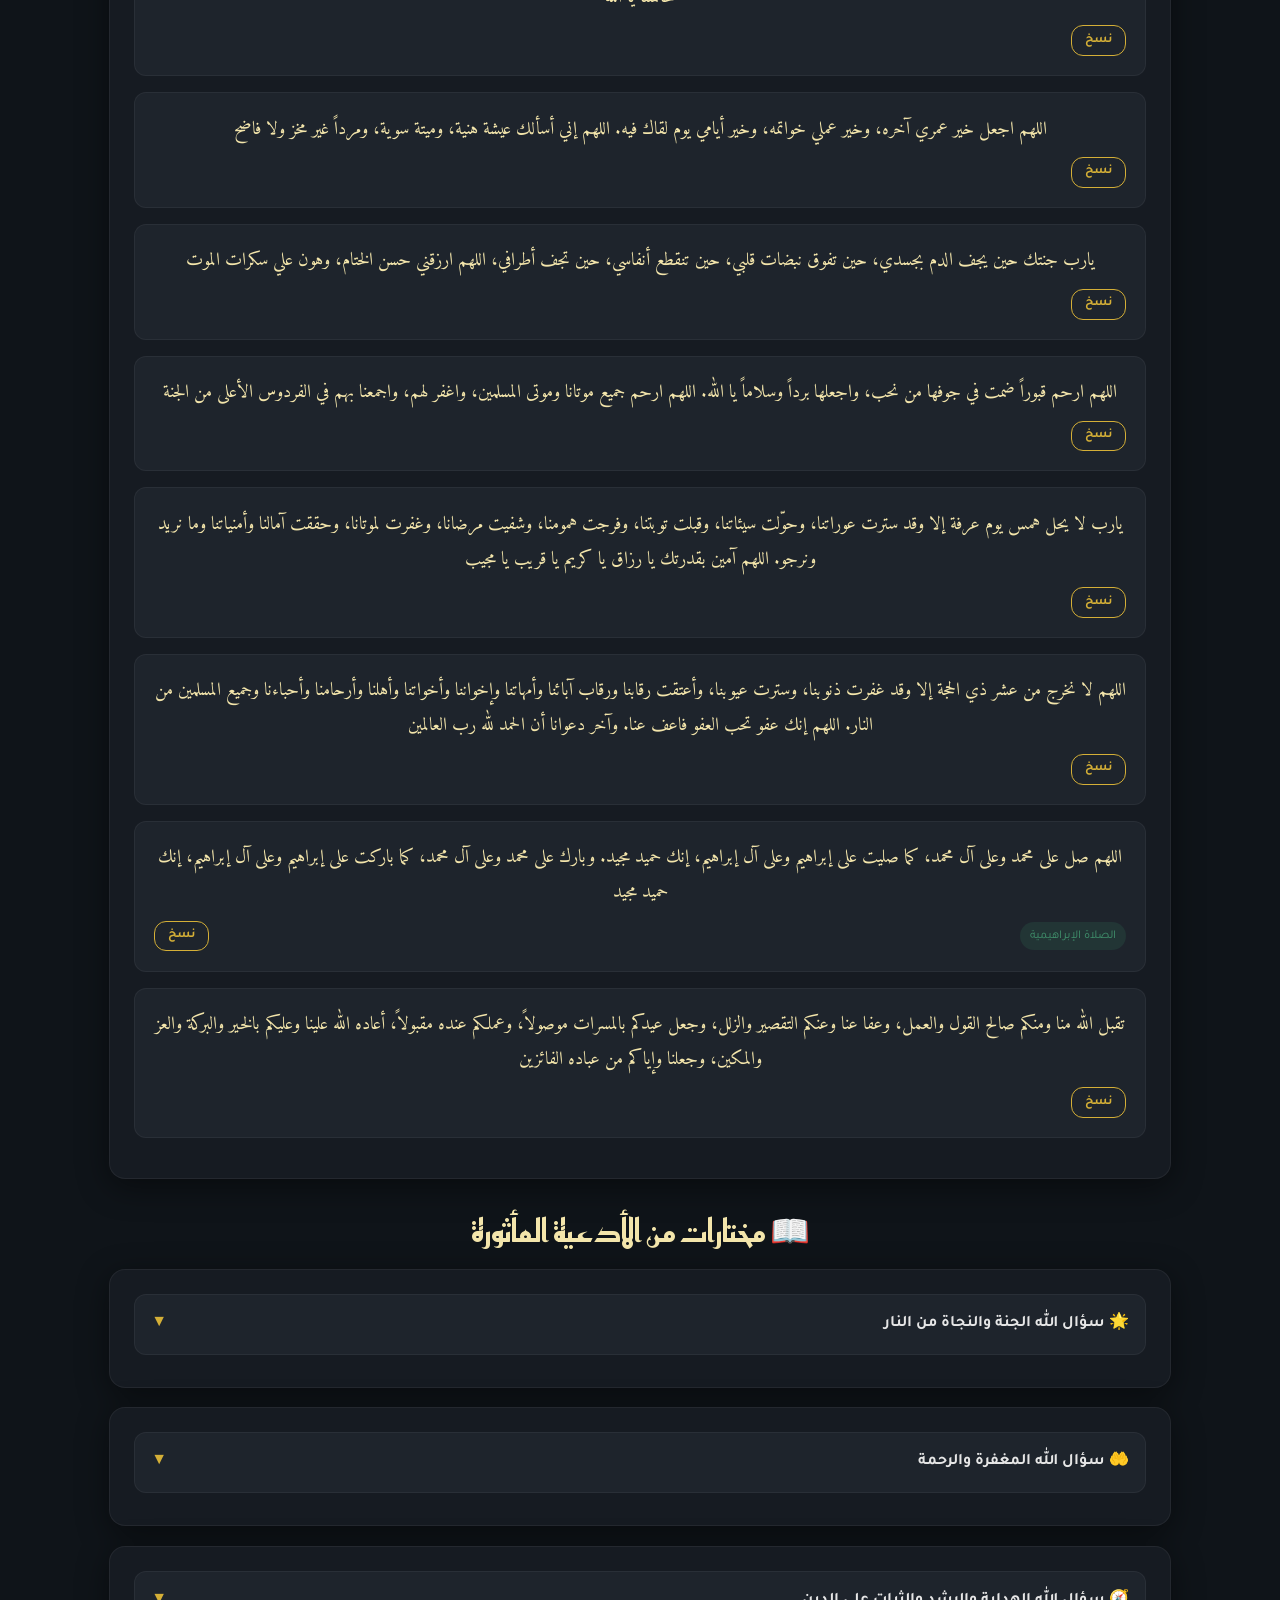
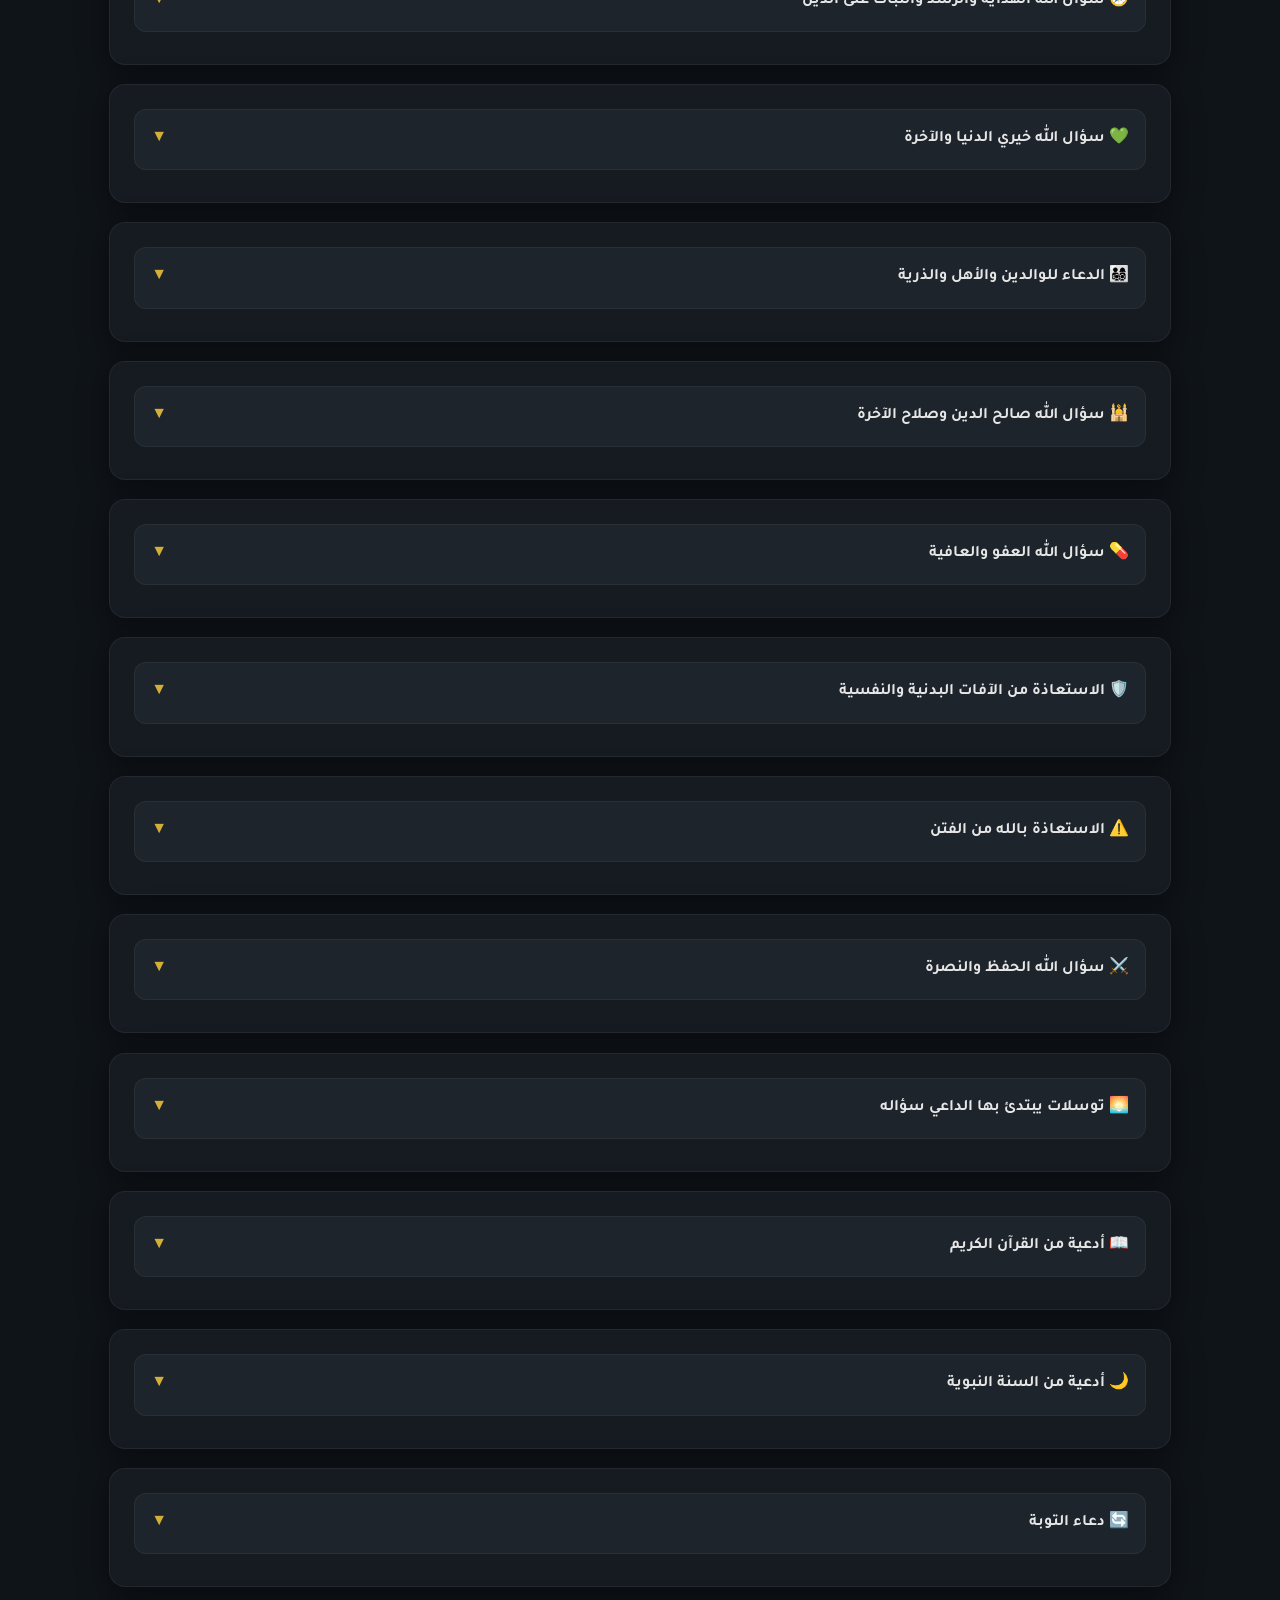
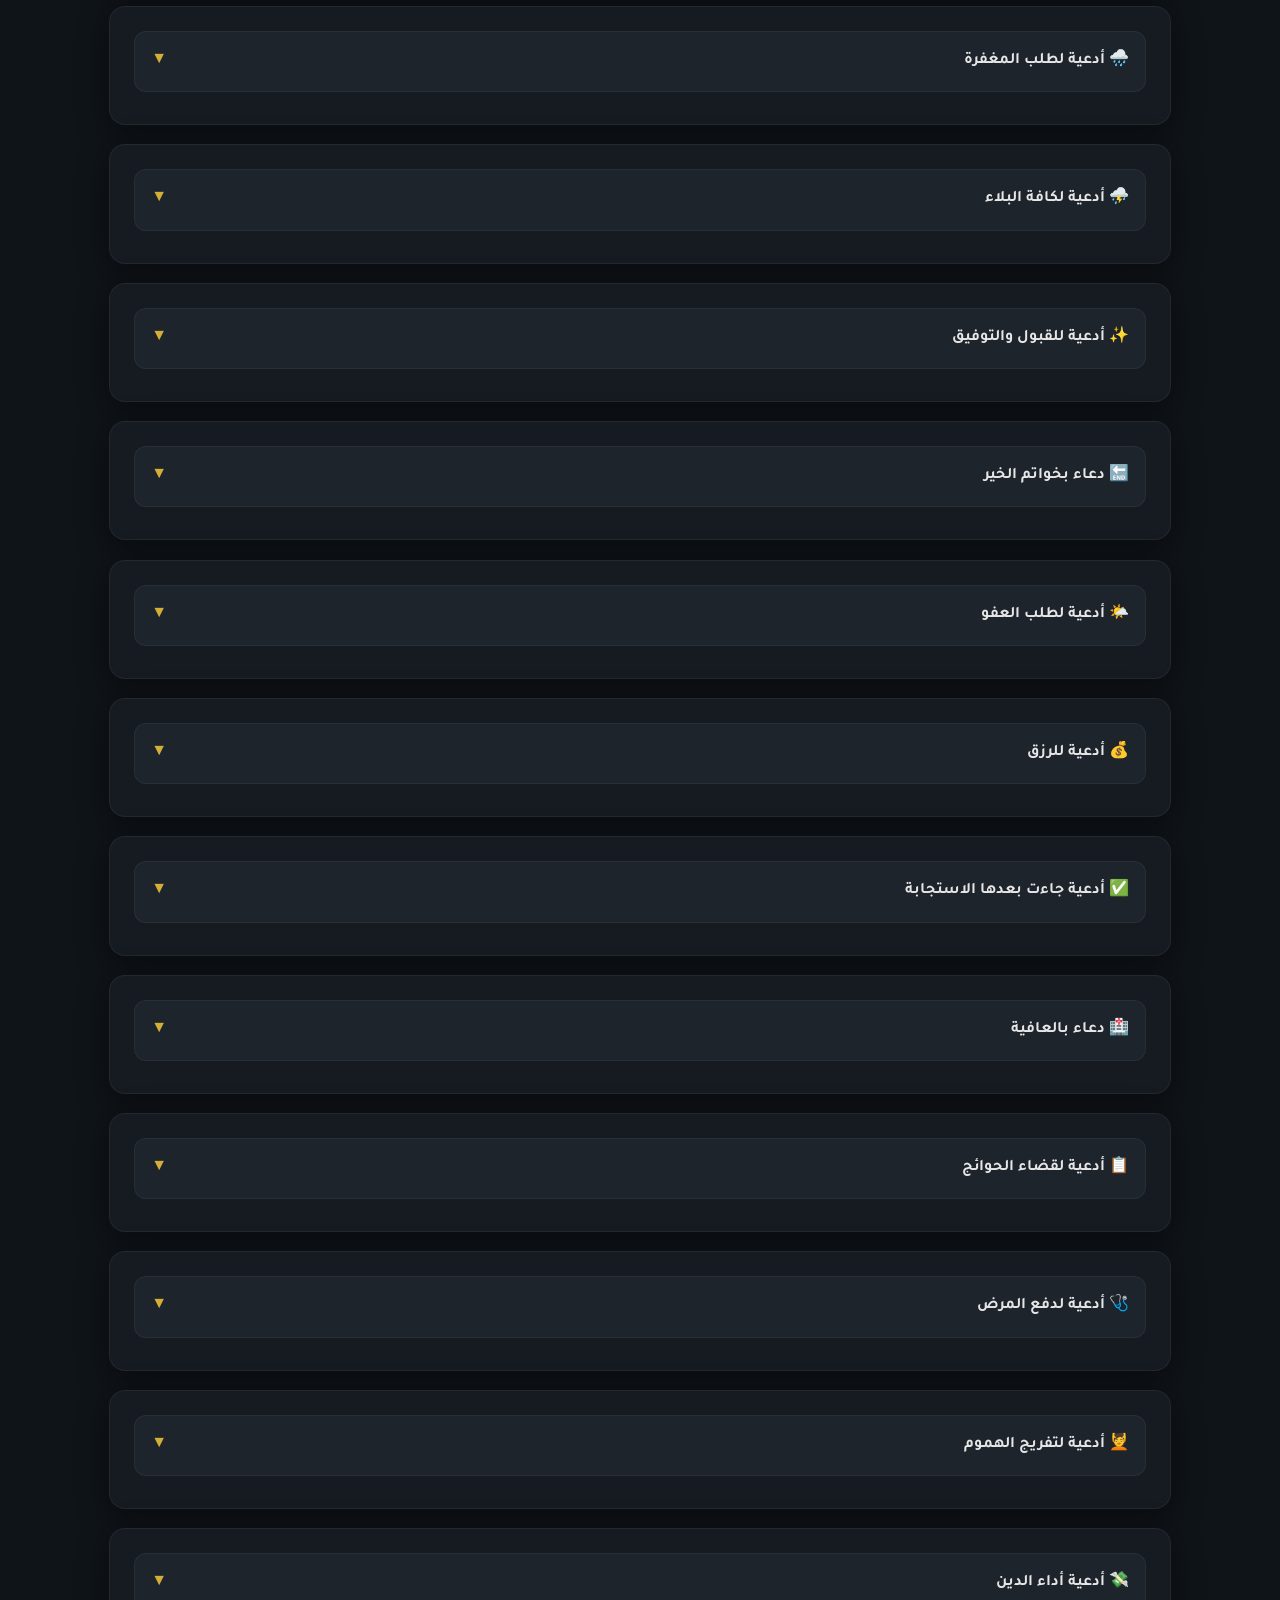
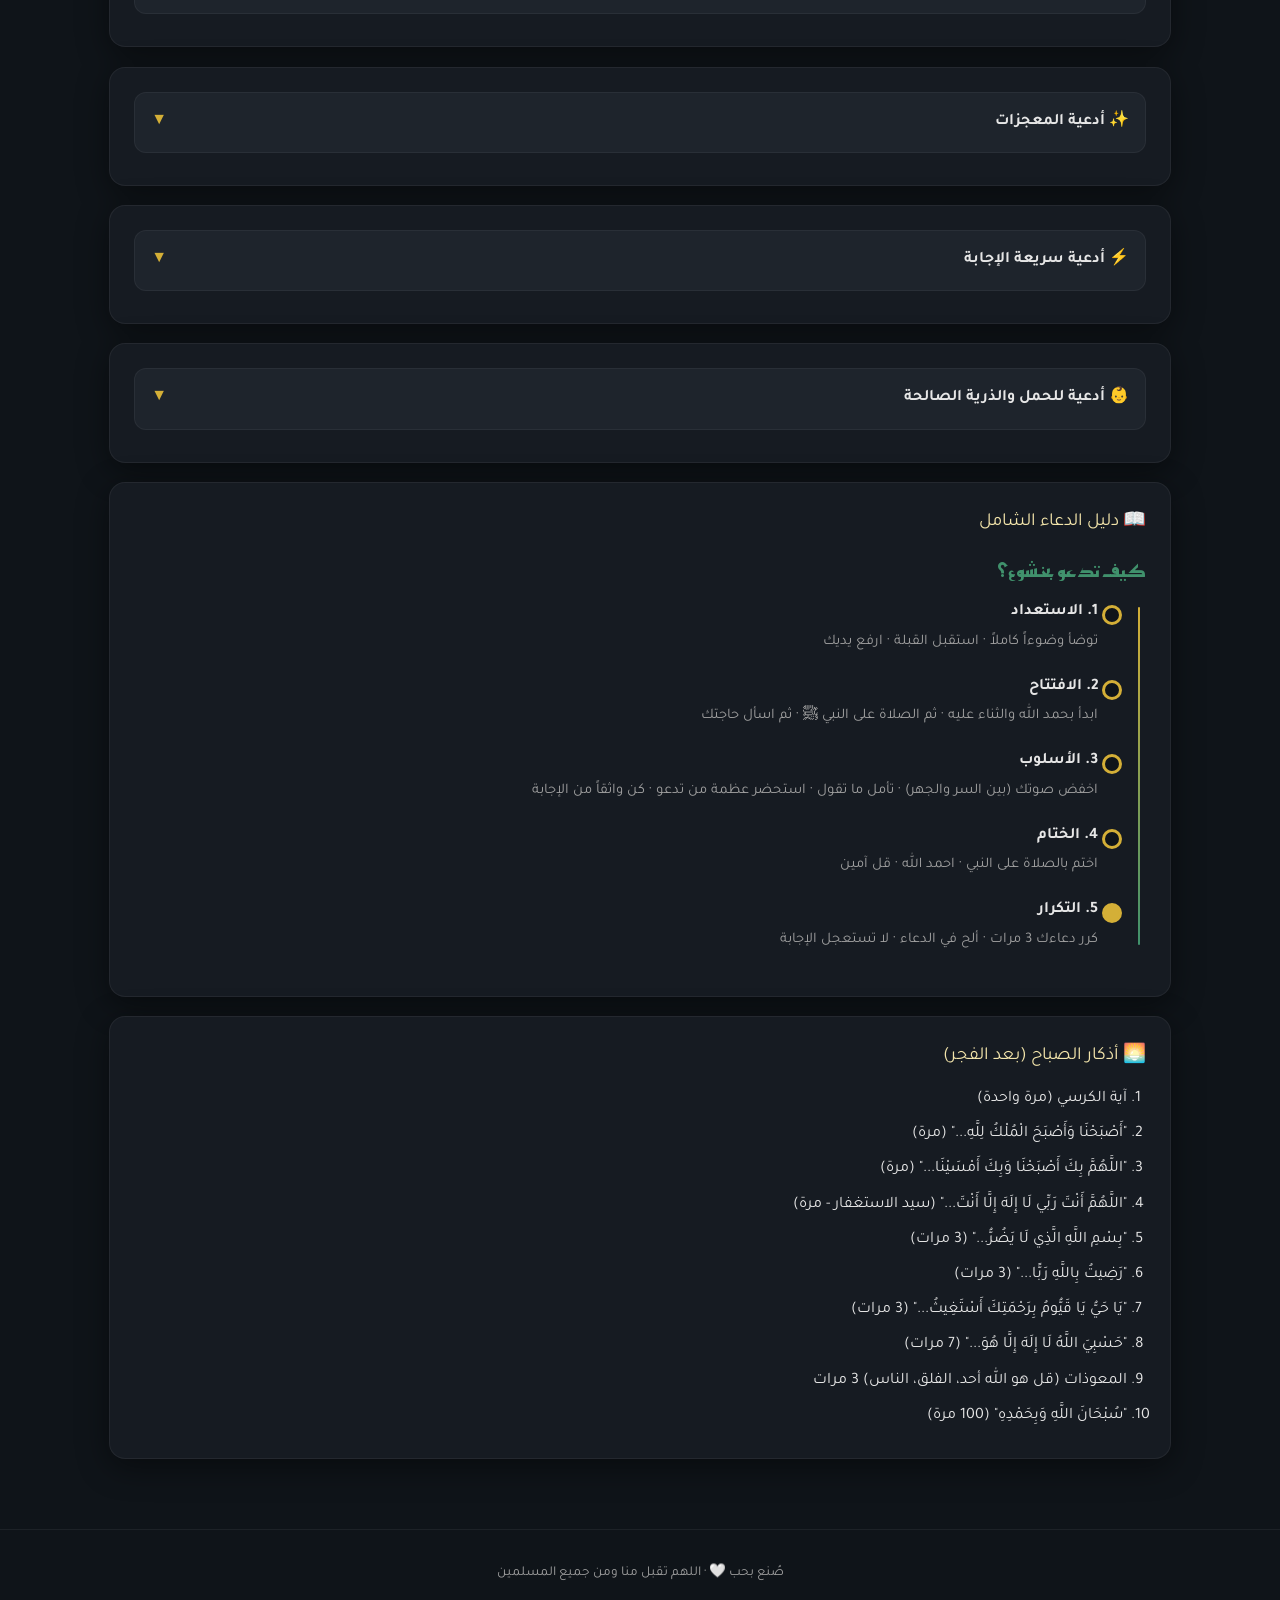
<file: arafah-2026/duas.html>
<!DOCTYPE html>
<html lang="ar" dir="rtl">
<head>
<meta charset="UTF-8">
<meta name="viewport" content="width=device-width, initial-scale=1.0">
<meta name="theme-color" content="#0f1419">
<title>موسوعة الأدعية | يوم عرفة 1447هـ</title>
<link href="https://fonts.googleapis.com/css2?family=Amiri:wght@400;700&family=Reem+Kufi&family=Tajawal:wght@400;500;700;800&display=swap" rel="stylesheet">
<link rel="stylesheet" href="css/style.css">
<link rel="manifest" href="manifest.json">
</head>
<body>

<header class="main-header">
  <div class="container header-inner">
    <div class="brand">
      <div class="brand-icon">🤲</div>
      <div class="brand-text"><strong>يوم عرفة</strong><small>موسوعة الأدعية</small></div>
    </div>
    <nav class="main-nav">
      <a href="index.html" class="nav-link">الرئيسية</a>
      <a href="schedule.html" class="nav-link">الخطة</a>
      <a href="duas.html" class="nav-link active">الأدعية</a>
      <a href="tracker.html" class="nav-link">المتابعة</a>
      <a href="checklist.html" class="nav-link">التحضير</a>
    </nav>
  </div>
</header>

<main class="container">

  <div class="hero" style="padding:2rem 1rem 1rem">
    <h1>📚 موسوعة الأدعية الشاملة</h1>
    <p class="subtitle">من القرآن الكريم والسنة النبوية الصحيحة · مرتبة حسب الموضوع · اضغط للنسخ</p>
  </div>

  <!-- Core Duas -->
  <section class="card animate-in">
    <div class="card-title">⭐ أدعية جامعة ليوم عرفة</div>
    <div class="dua-item"><div class="dua-text">اللهم إنك عفو كريم تحب العفو فاعف عني</div><div class="dua-info"><span class="dua-tag">دعاء عرفة الأشهر</span><button class="btn btn-outline" style="padding:.4rem .8rem;font-size:.8rem" onclick="copyDua(this)">نسخ</button></div></div>
    <div class="dua-item"><div class="dua-text">رَبَّنَا آتِنَا فِي الدُّنْيَا حَسَنَةً وَفِي الْآخِرَةِ حَسَنَةً وَقِنَا عَذَابَ النَّارِ</div><div class="dua-info"><button class="btn btn-outline" style="padding:.4rem .8rem;font-size:.8rem" onclick="copyDua(this)">نسخ</button></div></div>
    <div class="dua-item"><div class="dua-text">اللهم إني أسألك الجنة وما قرب إليها من قول وعمل، وأعوذ بك من النار وما قرب إليها من قول وعمل</div><div class="dua-info"><button class="btn btn-outline" style="padding:.4rem .8rem;font-size:.8rem" onclick="copyDua(this)">نسخ</button></div></div>
    <div class="dua-item"><div class="dua-text">اللهم أصلح لي ديني الذي هو عصمة أمري، وأصلح لي دنياي التي فيها معاشي، وأصلح لي آخرتي التي فيها معادي</div><div class="dua-info"><button class="btn btn-outline" style="padding:.4rem .8rem;font-size:.8rem" onclick="copyDua(this)">نسخ</button></div></div>
    <div class="dua-item"><div class="dua-text">لا إله إلا الله وحده لا شريك له، له الملك وله الحمد وهو على كل شيء قدير</div><div class="dua-info"><span class="dua-tag">خير ما قاله الأنبياء</span><button class="btn btn-outline" style="padding:.4rem .8rem;font-size:.8rem" onclick="copyDua(this)">نسخ</button></div></div>
    <div class="dua-item"><div class="dua-text">اللهم لك الحمد أنت نور السموات والأرض، ولك الحمد أنت قيوم السموات والأرض، ولك الحمد أنت رب السموات والأرض ومن فيهن، أنت الحق ووعدك الحق وقولك الحق، اللهم لك أسلمت وبك آمنت وعليك توكلت وإليك أنبت وبك خاصمت وإليك حاكمت، فاغفر لي ما قدمت وأخرت وأسررت وأعلنت، أنت إلهي لا إله إلا أنت</div><div class="dua-info"><button class="btn btn-outline" style="padding:.4rem .8rem;font-size:.8rem" onclick="copyDua(this)">نسخ</button></div></div>
    <div class="dua-item"><div class="dua-text">اللهم إني أستغفرك مما تبت إليك منه ثم عدت فيه، وأستغفرك مما جعلته لك على نفسي لم أوف لك به، وأستغفرك مما أردت به وجهك خالطني فيه ما ليس لك، وأستغفرك للنعم التي أنعمت بها علي وتقويت بها على معاصيك</div><div class="dua-info"><button class="btn btn-outline" style="padding:.4rem .8rem;font-size:.8rem" onclick="copyDua(this)">نسخ</button></div></div>
    <div class="dua-item"><div class="dua-text">رب اغفر لي خطيئتي وجهلي، وإسرافي في أمري كله، وما أنت أعلم به مني. اللهم اغفر لي خطاياي وعمدي وجهلي وهزلي، وكل ذلك عندي. اللهم اغفر لي ما قدمت وما أخرت وما أسررت وما أعلنت، أنت المقدم وأنت المؤخر وأنت على كل شيء قدير</div><div class="dua-info"><button class="btn btn-outline" style="padding:.4rem .8rem;font-size:.8rem" onclick="copyDua(this)">نسخ</button></div></div>
    <div class="dua-item"><div class="dua-text">اللهم ارحم تضرعنا بين يديك، وقومنا إذا اعوججنا، وقوينا إذا استقمنا، وكن لنا ولا تكن علينا. اللهم نسألك يا غفور يا رحمن يا رحيم أن تفتح لدعواتنا أبواب الإجابة، يا من إذا سأله المضطر أجاب، يا من يقول للشيء كن فيكون، اللهم لا تردنا خائبين، وآتنا أفضل ما تؤتي عبادك الصالحين</div><div class="dua-info"><button class="btn btn-outline" style="padding:.4rem .8rem;font-size:.8rem" onclick="copyDua(this)">نسخ</button></div></div>
    <div class="dua-item"><div class="dua-text">اللهم إني أسألك خير المسألة وخير الدعاء، وخير النجاح وخير العلم وخير العمل وخير الثواب وخير الحياة وخير الممات، وثبتني وثقل موازيني، وحقق إيماني وارفع درجتي، وتقبل صلاتي واغفر خطيئتي، وأسألك العلى من الجنة</div><div class="dua-info"><button class="btn btn-outline" style="padding:.4rem .8rem;font-size:.8rem" onclick="copyDua(this)">نسخ</button></div></div>
    <div class="dua-item"><div class="dua-text">اللهم إنا نسألك زيادة في الدين، وبركة في العمر، وصحة في الجسد، وسعة في الرزق، وتوبة قبل الموت، وشهادة عند الموت، ومغفرة بعد الموت، وعفواً عند الحساب، وأماناً من العذاب، ونصيباً من الجنة. اللهم لا تحرمنا لذة النظر إلى وجهك الكريم</div><div class="dua-info"><button class="btn btn-outline" style="padding:.4rem .8rem;font-size:.8rem" onclick="copyDua(this)">نسخ</button></div></div>
    <div class="dua-item"><div class="dua-text">اللهم إني أسألك لذة النظر إلى وجهك، والشوق إلى لقائك في غير ضراء مضرة ولا فتنة مضلة، اللهم زينا بزينة الإيمان واجعلنا هداة مهتدين</div><div class="dua-info"><button class="btn btn-outline" style="padding:.4rem .8rem;font-size:.8rem" onclick="copyDua(this)">نسخ</button></div></div>
    <div class="dua-item"><div class="dua-text">نسألك يا الله سترك الذي لا يكشف، وعفوك الذي لا تعقبه عقوبة، ومغفرتك التي لا تثم ذنباً، ورحمتك التي تعيننا بها عن رحمة من سواك</div><div class="dua-info"><button class="btn btn-outline" style="padding:.4rem .8rem;font-size:.8rem" onclick="copyDua(this)">نسخ</button></div></div>
    <div class="dua-item"><div class="dua-text">يارب ابن لي عندك بيتاً في الجنة، يظله عرشك وينيره وجهك، وتجمعني فيه بمن أحب. يارب ازرع في قلبي حبك، اشغلني بك وحدك، قربني إليك، أكثر لك البكاء إلا من أجل شوقي لنور وجهك. اللهم حبك وعونك ورضاك، اللهم لطفك، اللهم الحاجة كل الحاجة إليك</div><div class="dua-info"><button class="btn btn-outline" style="padding:.4rem .8rem;font-size:.8rem" onclick="copyDua(this)">نسخ</button></div></div>
    <div class="dua-item"><div class="dua-text">اللهم اغفر ما رأته عيني وأنت لا ترضاه، واللهم اغفر ما سمعته أذني وأنت لا ترضاه، واللهم اغفر ما نطق به لساني وأنت لا ترضاه</div><div class="dua-info"><button class="btn btn-outline" style="padding:.4rem .8rem;font-size:.8rem" onclick="copyDua(this)">نسخ</button></div></div>
    <div class="dua-item"><div class="dua-text">استغفر الله العظيم وأتوب إليه</div><div class="dua-info"><button class="btn btn-outline" style="padding:.4rem .8rem;font-size:.8rem" onclick="copyDua(this)">نسخ</button></div></div>
    <div class="dua-item"><div class="dua-text">يارب جنة ورباب الجنة، ولباس الجنة وطعام الجنة وشراب الجنة، ويوت الجنة، وضياء الجنة وصحة الجنة ورؤية خالق الجنة. اللهم صل على قرة أعيننا محمد، واحشرنا في زمرته، واجعلنا من أهل شفاعته، وأحينا على سنته، وتوفنا على ملته، وأوردنا حوضه يا حي يا قيوم</div><div class="dua-info"><button class="btn btn-outline" style="padding:.4rem .8rem;font-size:.8rem" onclick="copyDua(this)">نسخ</button></div></div>
    <div class="dua-item"><div class="dua-text">اللهم لا تدع لنا في هذا اليوم العظيم ذنباً إلا غفرته، ولا مريضاً إلا شفيته، ولا ميتاً إلا رحمته، ولا دعاء إلا استجبته، ولا تائباً إلا قبلته، ولا عارياً إلا كسوته، ولا فقيراً إلا أغنيته، ولا مؤمناً إلا ثبتته، ولا عاصياً إلا هديته، ولا مظلوماً إلا نصرته</div><div class="dua-info"><button class="btn btn-outline" style="padding:.4rem .8rem;font-size:.8rem" onclick="copyDua(this)">نسخ</button></div></div>
    <div class="dua-item"><div class="dua-text">اللهم اصرف عنا المصائب، ورد عنا النوائب، وكف عنا كل أذى ما ظهر منها وما بطن. اللهم حل الحبال المعقدة، وسهل الأمور المشددة، واجعل لنا من كل ضيق مخرجاً، ومن كل هم فرجاً، ومن كل بلاء عافية</div><div class="dua-info"><button class="btn btn-outline" style="padding:.4rem .8rem;font-size:.8rem" onclick="copyDua(this)">نسخ</button></div></div>
    <div class="dua-item"><div class="dua-text">اللهم اجعلنا مَن عفوت عنهم، ورضيت عنهم، وغفرت لهم، وحرمت عليهم النار، وكتبت لهم الجنة. اللهم لا تجعل الدنيا أكبر همنا، ولا مبلغ علمنا، ولا إلى النار مصيرنا، واجعل الجنة هي دارنا وقرارنا يا رب العالمين</div><div class="dua-info"><button class="btn btn-outline" style="padding:.4rem .8rem;font-size:.8rem" onclick="copyDua(this)">نسخ</button></div></div>
    <div class="dua-item"><div class="dua-text">اللهم أحجني من أشد الضيق إلى أوسع الفرح. اللهم لا تبلني فيما لا أستطيع عليه صبراً. اللهم زد قلبي أمناً وأماناً، وزد عليه سكينة واطمئناناً. اللهم إني أسألك أن تصرف عني شتات العقل والأمر والتفكير. اللهم حرمني لذة معصيتك، وارزقني لذة طاعتك</div><div class="dua-info"><button class="btn btn-outline" style="padding:.4rem .8rem;font-size:.8rem" onclick="copyDua(this)">نسخ</button></div></div>
    <div class="dua-item"><div class="dua-text">ربّ اجعل لنا من عطائك ما يسد عنا أبواب الحزن والضيق، ويفتح لنا أبواب السعادة. اللهم اغسل قلوبنا من أوجاعها، وأرزقنا من فيض كرمك سعادة لا تنقطع، واشرح صدورنا ويسر أمورنا يا أكرم الأكرمين</div><div class="dua-info"><button class="btn btn-outline" style="padding:.4rem .8rem;font-size:.8rem" onclick="copyDua(this)">نسخ</button></div></div>
    <div class="dua-item"><div class="dua-text">اللهم استرنا فوق الأرض وتحت الأرض ويوم العرض. اللهم اغفر لنا ما قدمنا وما أخرنا، وما أسررنا وما أعلنا، أنت المقدم وأنت المؤخر وأنت على كل شيء قدير، ولا حول ولا قوة لنا إلا بك</div><div class="dua-info"><button class="btn btn-outline" style="padding:.4rem .8rem;font-size:.8rem" onclick="copyDua(this)">نسخ</button></div></div>
    <div class="dua-item"><div class="dua-text">يا الله إني أدعوك دعوة الملهوف، دعوة من يئس من جميع من حوله، ليس لي من أشكو إليه غيرك. اللهم ازرع السعادة في قلبي، وأطلق لي نفسي، ويسر أمري، وحقق مبتغاي، أنت أملي ورجائي، وبك أستعين وعليك أتوكّل، سبحانك إنك على كل شيء قدير</div><div class="dua-info"><button class="btn btn-outline" style="padding:.4rem .8rem;font-size:.8rem" onclick="copyDua(this)">نسخ</button></div></div>
    <div class="dua-item"><div class="dua-text">اللهم إنا لا نعلم ما تجمله الأيام لنا في بطن الغيب، ولكننا نؤمن بأنك أنت السميع العليم القدير الكريم، فاجعل ما سيأتي خيراً مما قد أتى، وما سنستقبله من الأيام أسعد مما قد مضى</div><div class="dua-info"><button class="btn btn-outline" style="padding:.4rem .8rem;font-size:.8rem" onclick="copyDua(this)">نسخ</button></div></div>
    <div class="dua-item"><div class="dua-text">اللهم احفظ بيوتنا واملأها سكينة وطمأنينة، واصرف عنها الحسد والشر. اللهم ألف بين قلوبنا، وأصلح ذات بيننا، واهدنا سبل السلام، ونجنا من الظلمات إلى النور، وبارك لنا في أسماعنا وأبصارنا وقلوبنا وأزواجنا وذرياتنا، وتب علينا إنك أنت التواب الرحيم</div><div class="dua-info"><button class="btn btn-outline" style="padding:.4rem .8rem;font-size:.8rem" onclick="copyDua(this)">نسخ</button></div></div>
    <div class="dua-item"><div class="dua-text">اللهم إني أعوذ بك من عذاب النار، وأعوذ بك من عذاب القبر، وأعوذ بك من الفتن ما ظهر منها وما بطن، وأعوذ بك من فتنة الدجال</div><div class="dua-info"><button class="btn btn-outline" style="padding:.4rem .8rem;font-size:.8rem" onclick="copyDua(this)">نسخ</button></div></div>
    <div class="dua-item"><div class="dua-text">اللهم زدنا ولا تنقصنا، وأكرمنا ولا تهنا، وأعطنا ولا تحرمنا، وآثرنا ولا تؤثر علينا، وأرضنا وارض عنا</div><div class="dua-info"><button class="btn btn-outline" style="padding:.4rem .8rem;font-size:.8rem" onclick="copyDua(this)">نسخ</button></div></div>
    <div class="dua-item"><div class="dua-text">اللهم استودعتك محشري، فاجعله تحت ظل عرشك يوم لا ظل إلا ظلك. اللهم استودعتك ميزاني، فثقله بما شئت فحسناتي لا تكفي، ودبرني ما فيه خيري وصلاح فإني لا أحسن التدبير. اللهم استودعتك كتابي، فبيضه. اللهم استودعتك وجهي يوم تبيض وجوه وتسود وجوه</div><div class="dua-info"><button class="btn btn-outline" style="padding:.4rem .8rem;font-size:.8rem" onclick="copyDua(this)">نسخ</button></div></div>
    <div class="dua-item"><div class="dua-text">يارب الأمنيات، قربها ويسرها وباركها وأنسنا بها. يارب اجعل كل ما نتمناه قريب من أعيننا كقرب قلوبنا لأنفسنا. يارب اجعل كل ما نخشاه بعيداً عن أعيننا كبعد السماء عن الأرض. اللهم أعطنا دعواتنا، اللهم ما في صدورنا، اللهم الجنة والنعم الأبدية</div><div class="dua-info"><button class="btn btn-outline" style="padding:.4rem .8rem;font-size:.8rem" onclick="copyDua(this)">نسخ</button></div></div>
    <div class="dua-item"><div class="dua-text">اللهم إني وليتك أمري، فأعوذ بك من ضيق صدري ومن فراغ صبري، واجعلني يارب مَن نظرت إليه فرجته وسمعت دعائه فأجبته</div><div class="dua-info"><button class="btn btn-outline" style="padding:.4rem .8rem;font-size:.8rem" onclick="copyDua(this)">نسخ</button></div></div>
    <div class="dua-item"><div class="dua-text">اللهم جدد فيّ روح التفاؤل، ولا تجعلني ضعيفاً أمام ظروف الحياة، ازرع فيّ الطاقة الدائمة وحبب إليّ أيامي كيفما كانت يارب</div><div class="dua-info"><button class="btn btn-outline" style="padding:.4rem .8rem;font-size:.8rem" onclick="copyDua(this)">نسخ</button></div></div>
    <div class="dua-item"><div class="dua-text">ربنا آتنا في الدنيا حسنة وفي الآخرة حسنة وقنا عذاب النار</div><div class="dua-info"><button class="btn btn-outline" style="padding:.4rem .8rem;font-size:.8rem" onclick="copyDua(this)">نسخ</button></div></div>
    <div class="dua-item"><div class="dua-text">اللهم رحمتك أرجو فلا تكلني إلى نفسي طرفة عين، وأصلح لي شأني كله، لا إله إلا أنت</div><div class="dua-info"><button class="btn btn-outline" style="padding:.4rem .8rem;font-size:.8rem" onclick="copyDua(this)">نسخ</button></div></div>
    <div class="dua-item"><div class="dua-text">اللهم إنك عفو تحب العفو فاعف عنا</div><div class="dua-info"><button class="btn btn-outline" style="padding:.4rem .8rem;font-size:.8rem" onclick="copyDua(this)">نسخ</button></div></div>
    <div class="dua-item"><div class="dua-text">اللهم استجب لنا ما نعجز عن قوله، ما يصعب علينا صياغته وأنت تعلمه. اللهم وتقبل كل دعوة ساكنة في صدورنا ولا نعلم كيف نرفعها إليك</div><div class="dua-info"><button class="btn btn-outline" style="padding:.4rem .8rem;font-size:.8rem" onclick="copyDua(this)">نسخ</button></div></div>
    <div class="dua-item"><div class="dua-text">ربنا لا تؤاخذنا إن نسينا أو أخطأنا. ربّ إني أعوذ بك أن أسألك ما ليس لي به علم، وإلا تغفر لي وترحمني أكن من الخاسرين. ربنا لا تجعلنا فتنة للقوم الظالمين، ونجنا برحمتك من القوم الكافرين</div><div class="dua-info"><button class="btn btn-outline" style="padding:.4rem .8rem;font-size:.8rem" onclick="copyDua(this)">نسخ</button></div></div>
    <div class="dua-item"><div class="dua-text">اللهم أسألك أن تطلع محلي، وأن ترحم ضعفي وقلة حيلتي. أسألك يارب قرب الإجابة، أسألك أن تبشر قلبي بما أرجوه، وأن تبعد عني ما أخشى وقوعه. يارب أنت المعطي الوهاب الرحيم، ردّني يارب، فرح قلبي يارب، واجبر كسر قلبي يا جبار</div><div class="dua-info"><button class="btn btn-outline" style="padding:.4rem .8rem;font-size:.8rem" onclick="copyDua(this)">نسخ</button></div></div>
    <div class="dua-item"><div class="dua-text">يارب برحمتك يا رحيم، حقق لي ما أريد، ولا تفجعني بما لا أريد. اللهم كما أحييت الأمل في قلبي جديداً، اجعل إجابتك لدعائي قريبة، واجعل ما أصابني من حزن تدبيراً منك للإجابة، ليجعل الفرحة أعظم. اللهم إن رحمتك وسعت كل شيء، وأنا شيء، فارحمني رحمة أسعد بها</div><div class="dua-info"><button class="btn btn-outline" style="padding:.4rem .8rem;font-size:.8rem" onclick="copyDua(this)">نسخ</button></div></div>
    <div class="dua-item"><div class="dua-text">اللهم إنا نخاف الموت على غفلة، ونخاف الموت على معصية، ونخاف من ظلمة ووحدة القبر. اللهم اهد قلوبنا واغفر لنا يا رحمن يا رحيم، ولمن سبقونا، واهدنا وأحسن خاتمتنا يا الله</div><div class="dua-info"><button class="btn btn-outline" style="padding:.4rem .8rem;font-size:.8rem" onclick="copyDua(this)">نسخ</button></div></div>
    <div class="dua-item"><div class="dua-text">اللهم اجعل خير عمري آخره، وخير عملي خواتمه، وخير أيامي يوم لقاك فيه. اللهم إني أسألك عيشة هنية، وميتة سوية، ومرداً غير مخز ولا فاضح</div><div class="dua-info"><button class="btn btn-outline" style="padding:.4rem .8rem;font-size:.8rem" onclick="copyDua(this)">نسخ</button></div></div>
    <div class="dua-item"><div class="dua-text">يارب جنتك حين يجف الدم بجسدي، حين تفوق نبضات قلبي، حين تنقطع أنفاسي، حين تجف أطرافي، اللهم ارزقني حسن الختام، وهون علي سكرات الموت</div><div class="dua-info"><button class="btn btn-outline" style="padding:.4rem .8rem;font-size:.8rem" onclick="copyDua(this)">نسخ</button></div></div>
    <div class="dua-item"><div class="dua-text">اللهم ارحم قبوراً ضمت في جوفها من نحب، واجعلها برداً وسلاماً يا الله. اللهم ارحم جميع موتانا وموتى المسلمين، واغفر لهم، واجمعنا بهم في الفردوس الأعلى من الجنة</div><div class="dua-info"><button class="btn btn-outline" style="padding:.4rem .8rem;font-size:.8rem" onclick="copyDua(this)">نسخ</button></div></div>
    <div class="dua-item"><div class="dua-text">يارب لا يحل همس يوم عرفة إلا وقد سترت عوراتنا، وحوّلت سيئاتنا، وقبلت توبتنا، وفرجت همومنا، وشفيت مرضانا، وغفرت لموتانا، وحققت آمالنا وأمنياتنا وما نريد ونرجو. اللهم آمين بقدرتك يا رزاق يا كريم يا قريب يا مجيب</div><div class="dua-info"><button class="btn btn-outline" style="padding:.4rem .8rem;font-size:.8rem" onclick="copyDua(this)">نسخ</button></div></div>
    <div class="dua-item"><div class="dua-text">اللهم لا نخرج من عشر ذي الحجة إلا وقد غفرت ذنوبنا، وسترت عيوبنا، وأعتقت رقابنا ورقاب آبائنا وأمهاتنا وإخواننا وأخواتنا وأهلنا وأرحامنا وأحباءنا وجميع المسلمين من النار. اللهم إنك عفو تحب العفو فاعف عنا. وآخر دعوانا أن الحمد لله رب العالمين</div><div class="dua-info"><button class="btn btn-outline" style="padding:.4rem .8rem;font-size:.8rem" onclick="copyDua(this)">نسخ</button></div></div>
    <div class="dua-item"><div class="dua-text">اللهم صل على محمد وعلى آل محمد، كما صليت على إبراهيم وعلى آل إبراهيم، إنك حميد مجيد. وبارك على محمد وعلى آل محمد، كما باركت على إبراهيم وعلى آل إبراهيم، إنك حميد مجيد</div><div class="dua-info"><span class="dua-tag">الصلاة الإبراهيمية</span><button class="btn btn-outline" style="padding:.4rem .8rem;font-size:.8rem" onclick="copyDua(this)">نسخ</button></div></div>
    <div class="dua-item"><div class="dua-text">تقبل الله منا ومنكم صالح القول والعمل، وعفا عنا وعنكم التقصير والزلل، وجعل عيدكم بالمسرات موصولاً، وعملكم عنده مقبولاً، أعاده الله علينا وعليكم بالخير والبركة والعز والمكين، وجعلنا وإياكم من عباده الفائزين</div><div class="dua-info"><button class="btn btn-outline" style="padding:.4rem .8rem;font-size:.8rem" onclick="copyDua(this)">نسخ</button></div></div>
  </section>

  <!-- 100 Dua Categories -->
  <section class="animate-in" style="animation-delay:.1s">
    <h2 class="text-center" style="color:var(--gold-light);margin:2rem 0 1rem">📖 مختارات من الأدعية المأثورة</h2>

    <!-- Category 1 -->
    <div class="card">
      <div class="accordion-header" onclick="toggleAccordion(this)"><strong>🌟 سؤال الله الجنة والنجاة من النار</strong></div>
      <div class="accordion-body">
        <div class="dua-item"><div class="dua-text">اللَّهُمَّ إِنِّي أَسْأَلُكَ الْجَنَّةَ، وَأَعُوذُ بِكَ مِنَ النَّارِ</div><div class="dua-info"><button class="btn btn-outline" style="padding:.4rem .8rem;font-size:.8rem" onclick="copyDua(this)">نسخ</button></div></div>
        <div class="dua-item"><div class="dua-text">﴿رَبِّ ابْنِ لِي عِنْدَكَ بَيْتًا فِي الْجَنَّةِ﴾</div><div class="dua-info"><button class="btn btn-outline" style="padding:.4rem .8rem;font-size:.8rem" onclick="copyDua(this)">نسخ</button></div></div>
        <div class="dua-item"><div class="dua-text">﴿رَبِّ أَلْحِقْنِي بِالصَّالِحِينَ * وَاجْعَلْ لِي لِسَانَ صِدْقٍ فِي الْآخِرِينَ * وَاجْعَلْنِي مِنْ وَرَثَةِ جَنَّةِ النَّعِيمِ﴾</div><div class="dua-info"><button class="btn btn-outline" style="padding:.4rem .8rem;font-size:.8rem" onclick="copyDua(this)">نسخ</button></div></div>
        <div class="dua-item"><div class="dua-text">﴿رَبَّنَا اصْرِفْ عَنَّا عَذَابَ جَهَنَّمَ إِنَّ عَذَابَهَا كَانَ غَرَامًا﴾</div><div class="dua-info"><button class="btn btn-outline" style="padding:.4rem .8rem;font-size:.8rem" onclick="copyDua(this)">نسخ</button></div></div>
        <div class="dua-item"><div class="dua-text">اللَّهُمَّ رَبَّ جِبْرَائِيلَ وَمِيكَائِيلَ، وَرَبَّ إِسْرَافِيلَ، أَعُوذُ بِكَ مِنْ حَرِّ النَّارِ، وَمِنْ عَذَابِ الْقَبْرِ</div><div class="dua-info"><button class="btn btn-outline" style="padding:.4rem .8rem;font-size:.8rem" onclick="copyDua(this)">نسخ</button></div></div>
      </div>
    </div>

    <!-- Category 2 -->
    <div class="card">
      <div class="accordion-header" onclick="toggleAccordion(this)"><strong>🤲 سؤال الله المغفرة والرحمة</strong></div>
      <div class="accordion-body">
        <div class="dua-item"><div class="dua-text">﴿رَبَّنَا إِنَّنَا آمَنَّا فَاغْفِرْ لَنَا ذُنُوبَنَا وَقِنَا عَذَابَ النَّارِ * وَكَفِّرْ عَنَّا سَيِّئَاتِنَا وَتَوَفَّنَا مَعَ الْأَبْرَارِ * رَبَّنَا وَآتِنَا مَا وَعَدْتَنَا عَلَى رُسُلِكَ وَلا تُخْزِنَا يَوْمَ الْقِيَامَةِ إِنَّكَ لا تُخْلِفُ الْمِيعَادَ﴾</div><div class="dua-info"><button class="btn btn-outline" style="padding:.4rem .8rem;font-size:.8rem" onclick="copyDua(this)">نسخ</button></div></div>
        <div class="dua-item"><div class="dua-text">﴿رَبَّنَا اغْفِرْ لَنَا ذُنُوبَنَا وَإِسْرَافَنَا فِي أَمْرِنَا﴾</div><div class="dua-info"><button class="btn btn-outline" style="padding:.4rem .8rem;font-size:.8rem" onclick="copyDua(this)">نسخ</button></div></div>
        <div class="dua-item"><div class="dua-text">﴿رَبَّنَا ظَلَمْنَا أَنْفُسَنَا وَإِنْ لَمْ تَغْفِرْ لَنَا وَتَرْحَمْنَا لَنَكُونَنَّ مِنَ الْخَاسِرِينَ﴾</div><div class="dua-info"><button class="btn btn-outline" style="padding:.4rem .8rem;font-size:.8rem" onclick="copyDua(this)">نسخ</button></div></div>
        <div class="dua-item"><div class="dua-text">﴿رَبَّنَا آمَنَّا فَاغْفِرْ لَنَا وَارْحَمْنَا وَأَنْتَ خَيْرُ الرَّاحِمِينَ﴾، ﴿رَبِّ اغْفِرْ وَارْحَمْ وَأَنْتَ خَيْرُ الرَّاحِمِينَ﴾</div><div class="dua-info"><button class="btn btn-outline" style="padding:.4rem .8rem;font-size:.8rem" onclick="copyDua(this)">نسخ</button></div></div>
        <div class="dua-item"><div class="dua-text">﴿رَبَّنَا اغْفِرْ لَنَا وَلإِخْوَانِنَا الَّذِينَ سَبَقُونَا بِالإِيمَانِ وَلا تَجْعَلْ فِي قُلُوبِنَا غِلًّا لِلَّذِينَ آمَنُوا رَبَّنَا إِنَّكَ رَءُوفٌ رَحِيمٌ﴾</div><div class="dua-info"><button class="btn btn-outline" style="padding:.4rem .8rem;font-size:.8rem" onclick="copyDua(this)">نسخ</button></div></div>
        <div class="dua-item"><div class="dua-text">اللهم إني أسألك يا الله الأحد الصمد، الذي لم يلد ولم يولد، ولم يكن له كفوا أحد، أن تغفر لي ذنوبي، إنك أنت الغفور الرحيم</div><div class="dua-info"><button class="btn btn-outline" style="padding:.4rem .8rem;font-size:.8rem" onclick="copyDua(this)">نسخ</button></div></div>
        <div class="dua-item"><div class="dua-text">اللَّهُمَّ اغْفِرْ لِي خَطِيئَتِي وَجَهْلِي، وَإِسْرَافِي فِي أَمْرِي، وَمَا أَنْتَ أَعْلَمُ بِهِ مِنِّي، اللَّهُمَّ اغْفِرْ لِي جِدِّي وَهَزْلِي، وَخَطَئِي وَعَمْدِي، وَكُلُّ ذَلِكَ عِنْدِي، اللَّهُمَّ اغْفِرْ لِي مَا قَدَّمْتُ وَمَا أَخَّرْتُ، وَمَا أَسْرَرْتُ وَمَا أَعْلَنْتُ، وَمَا أَنْتَ أَعْلَمُ بِهِ مِنِّي، أَنْتَ الْمُقَدِّمُ وَأَنْتَ الْمُؤَخِّرُ، وَأَنْتَ عَلَى كُلِّ شَيْءٍ قَدِيرٌ</div><div class="dua-info"><button class="btn btn-outline" style="padding:.4rem .8rem;font-size:.8rem" onclick="copyDua(this)">نسخ</button></div></div>
        <div class="dua-item"><div class="dua-text">اللَّهُمَّ أَنْتَ رَبِّي لَا إِلَهَ إِلَّا أَنْتَ، خَلَقْتَنِي وَأَنَا عَبْدُكَ، وَأَنَا عَلَى عَهْدِكَ وَوَعْدِكَ مَا اسْتَطَعْتُ، أَعُوذُ بِكَ مِنْ شَرِّ مَا صَنَعْتُ، أَبُوءُ لَكَ بِنِعْمَتِكَ عَلَيَّ، وَأَبُوءُ لَكَ بِذَنْبِي، فَاغْفِرْ لِي فَإِنَّهُ لَا يَغْفِرُ الذُّنُوبَ إِلَّا أَنْتَ</div><div class="dua-info"><span class="dua-tag">سيد الاستغفار</span><button class="btn btn-outline" style="padding:.4rem .8rem;font-size:.8rem" onclick="copyDua(this)">نسخ</button></div></div>
        <div class="dua-item"><div class="dua-text">اللَّهُمَّ طَهِّرْنِي بِالثَّلْجِ وَالْبَرَدِ، وَالْمَاءِ الْبَارِدِ، اللَّهُمَّ طَهِّرْنِي مِنَ الذُّنُوبِ وَالْخَطَايَا، كَمَا يُنَقَّى الثَّوْبُ الْأَبْيَضُ مِنَ الْوَسَخِ</div><div class="dua-info"><button class="btn btn-outline" style="padding:.4rem .8rem;font-size:.8rem" onclick="copyDua(this)">نسخ</button></div></div>
        <div class="dua-item"><div class="dua-text">رَبِّ اغْفِرْ لِي، وَتُبْ عَلَيَّ، إِنَّكَ أَنْتَ التَّوَّابُ الرَّحِيمُ</div><div class="dua-info"><button class="btn btn-outline" style="padding:.4rem .8rem;font-size:.8rem" onclick="copyDua(this)">نسخ</button></div></div>
        <div class="dua-item"><div class="dua-text">اللَّهُمَّ اغْفِرْ لِحَيِّنَا، وَمَيِّتِنَا، وَصَغِيرِنَا، وَكَبِيرِنَا، وَذَكَرِنَا وَأُنْثَانَا، وَشَاهِدِنَا وَغَائِبِنَا، اللَّهُمَّ مَنْ أَحْيَيْتَهُ مِنَّا فَأَحْيِهِ عَلَى الْإِيمَانِ، وَمَنْ تَوَفَّيْتَهُ مِنَّا فَتَوَفَّهُ عَلَى الْإِسْلَامِ</div><div class="dua-info"><button class="btn btn-outline" style="padding:.4rem .8rem;font-size:.8rem" onclick="copyDua(this)">نسخ</button></div></div>
        <div class="dua-item"><div class="dua-text">اللَّهُمَّ إِنَّا نَعُوذُ بِكَ مِنْ أَنْ نُشْرِكَ بِكَ شَيْئًا نَعْلَمُهُ، وَنَسْتَغْفِرُكَ لِمَا لَا نَعْلَمُ</div><div class="dua-info"><button class="btn btn-outline" style="padding:.4rem .8rem;font-size:.8rem" onclick="copyDua(this)">نسخ</button></div></div>
        <div class="dua-item"><div class="dua-text">اللَّهُمَّ اغْفِرْ لِي، وَارْحَمْنِي، وَاهْدِنِي، وَاجْبُرْنِي، وَعَافِنِي، وَارْزُقْنِي، وَارْفَعْنِي</div><div class="dua-info"><button class="btn btn-outline" style="padding:.4rem .8rem;font-size:.8rem" onclick="copyDua(this)">نسخ</button></div></div>
      </div>
    </div>

    <!-- Category 3 -->
    <div class="card">
      <div class="accordion-header" onclick="toggleAccordion(this)"><strong>🧭 سؤال الله الهداية والرشد والثبات على الدين</strong></div>
      <div class="accordion-body">
        <div class="dua-item"><div class="dua-text">اللَّهُمَّ إِنِّي أَسْأَلُكَ الْهُدَى وَالتُّقَى، وَالْعَفَافَ وَالْغِنَى</div><div class="dua-info"><button class="btn btn-outline" style="padding:.4rem .8rem;font-size:.8rem" onclick="copyDua(this)">نسخ</button></div></div>
        <div class="dua-item"><div class="dua-text">اللَّهُمَّ إِنِّي أَسْأَلُكَ الْهُدَى وَالسَّدَادَ</div><div class="dua-info"><button class="btn btn-outline" style="padding:.4rem .8rem;font-size:.8rem" onclick="copyDua(this)">نسخ</button></div></div>
        <div class="dua-item"><div class="dua-text">اللَّهُمَّ أَسْتَهْدِيكَ لِأَرْشَدِ أَمْرِي، وَأَعُوذُ بِكَ مِنْ شَرِّ نَفْسِي</div><div class="dua-info"><button class="btn btn-outline" style="padding:.4rem .8rem;font-size:.8rem" onclick="copyDua(this)">نسخ</button></div></div>
        <div class="dua-item"><div class="dua-text">اللَّهُمَّ اهْدِنِي فِيمَنْ هَدَيْتَ، وَعَافِنِي فِيمَنْ عَافَيْتَ، وَتَوَلَّنِي فِيمَنْ تَوَلَّيْتَ، وَبَارِكْ لِي فِيمَا أَعْطَيْتَ، وَقِنِي شَرَّ مَا قَضَيْتَ، إِنَّكَ تَقْضِي وَلَا يُقْضَى عَلَيْكَ، وَإِنَّهُ لَا يَذِلُّ مَنْ وَالَيْتَ، وَلَا يَعِزُّ مَنْ عَادَيْتَ، تَبَارَكْتَ رَبَّنَا وَتَعَالَيْتَ</div><div class="dua-info"><span class="dua-tag">دعاء القنوت</span><button class="btn btn-outline" style="padding:.4rem .8rem;font-size:.8rem" onclick="copyDua(this)">نسخ</button></div></div>
        <div class="dua-item"><div class="dua-text">اللَّهُمَّ اجْعَلْ فِي قَلْبِي نُورًا، وَفِي بَصَرِي نُورًا، وَفِي سَمْعِي نُورًا، وَعَنْ يَمِينِي نُورًا، وَعَنْ يَسَارِي نُورًا، وَفَوْقِي نُورًا، وَتَحْتِي نُورًا، وَأَمَامِي نُورًا، وَخَلْفِي نُورًا، وَاجْعَلْ لِي نُورًا</div><div class="dua-info"><button class="btn btn-outline" style="padding:.4rem .8rem;font-size:.8rem" onclick="copyDua(this)">نسخ</button></div></div>
        <div class="dua-item"><div class="dua-text">﴿رَبَّنَا آتِنَا مِنْ لَدُنْكَ رَحْمَةً وَهَيِّئْ لَنَا مِنْ أَمْرِنَا رَشَدًا﴾</div><div class="dua-info"><button class="btn btn-outline" style="padding:.4rem .8rem;font-size:.8rem" onclick="copyDua(this)">نسخ</button></div></div>
        <div class="dua-item"><div class="dua-text">﴿رَبَّنَا لَا تَزِغْ قُلُوبَنَا بَعْدَ إِذْ هَدَيْتَنَا وَهَبْ لَنَا مِنْ لَدُنْكَ رَحْمَةً إِنَّكَ أَنْتَ الْوَهَّابُ﴾</div><div class="dua-info"><button class="btn btn-outline" style="padding:.4rem .8rem;font-size:.8rem" onclick="copyDua(this)">نسخ</button></div></div>
        <div class="dua-item"><div class="dua-text">يَا مُقَلِّبَ الْقُلُوبِ ثَبِّتْ قَلْبِي عَلَى دِينِكَ، اللَّهُمَّ مُصَرِّفَ الْقُلُوبِ صَرِّفْ قُلُوبَنَا إِلَى طَاعَتِكَ</div><div class="dua-info"><button class="btn btn-outline" style="padding:.4rem .8rem;font-size:.8rem" onclick="copyDua(this)">نسخ</button></div></div>
        <div class="dua-item"><div class="dua-text">اللَّهُمَّ لَكَ أَسْلَمْتُ، وَبِكَ آمَنْتُ، وَعَلَيْكَ تَوَكَّلْتُ، وَإِلَيْكَ أَنَبْتُ، وَبِكَ خَاصَمْتُ، اللَّهُمَّ إِنِّي أَعُوذُ بِعِزَّتِكَ، لَا إِلَهَ إِلَّا أَنْتَ، أَنْ تُضِلَّنِي، أَنْتَ الْحَيُّ الَّذِي لَا يَمُوتُ، وَالْجِنُّ وَالْإِنْسُ يَمُوتُونَ</div><div class="dua-info"><button class="btn btn-outline" style="padding:.4rem .8rem;font-size:.8rem" onclick="copyDua(this)">نسخ</button></div></div>
        <div class="dua-item"><div class="dua-text">اللَّهُمَّ إِنِّي أَسْأَلُكَ الثَّبَاتَ فِي الْأَمْرِ، وَالْعَزِيمَةَ عَلَى الرُّشْدِ، وَأَسْأَلُكَ مُوجِبَاتِ رَحْمَتِكَ، وَعَزَائِمَ مَغْفِرَتِكَ، وَأَسْأَلُكَ شُكْرَ نِعْمَتِكَ، وَحُسْنَ عِبَادَتِكَ، وَأَسْأَلُكَ قَلْبًا سَلِيمًا، وَلِسَانًا صَادِقًا، وَأَسْأَلُكَ مِنْ خَيْرِ مَا تَعْلَمُ، وَأَعُوذُ بِكَ مِنْ شَرِّ مَا تَعْلَمُ، وَأَسْتَغْفِرُكَ لِمَا تَعْلَمُ، إِنَّكَ أَنْتَ عَلَّامُ الْغُيُوبِ</div><div class="dua-info"><button class="btn btn-outline" style="padding:.4rem .8rem;font-size:.8rem" onclick="copyDua(this)">نسخ</button></div></div>
        <div class="dua-item"><div class="dua-text">اللَّهُمَّ أَعُوذُ بِكَ أَنْ أَضِلَّ أَوْ أُضَلَّ، أَوْ أَزِلَّ أَوْ أُزَلَّ، أَوْ أَظْلِمَ أَوْ أُظْلَمَ، أَوْ أَجْهَلَ أَوْ يُجْهَلَ عَلَيَّ</div><div class="dua-info"><button class="btn btn-outline" style="padding:.4rem .8rem;font-size:.8rem" onclick="copyDua(this)">نسخ</button></div></div>
      </div>
    </div>

    <!-- Category 4 -->
    <div class="card">
      <div class="accordion-header" onclick="toggleAccordion(this)"><strong>💚 سؤال الله خيري الدنيا والآخرة</strong></div>
      <div class="accordion-body">
        <div class="dua-item"><div class="dua-text">﴿رَبَّنَا آتِنَا فِي الدُّنْيَا حَسَنَةً وَفِي الْآخِرَةِ حَسَنَةً وَقِنَا عَذَابَ النَّارِ﴾</div><div class="dua-info"><button class="btn btn-outline" style="padding:.4rem .8rem;font-size:.8rem" onclick="copyDua(this)">نسخ</button></div></div>
        <div class="dua-item"><div class="dua-text">اللَّهُمَّ إِنِّي أَسْأَلُكَ مِنَ الْخَيْرِ كُلِّهِ عَاجِلِهِ وَآجِلِهِ، مَا عَلِمْتُ مِنْهُ وَمَا لَمْ أَعْلَمْ، وَأَعُوذُ بِكَ مِنَ الشَّرِّ كُلِّهِ عَاجِلِهِ وَآجِلِهِ، مَا عَلِمْتُ مِنْهُ وَمَا لَمْ أَعْلَمْ، اللَّهُمَّ إِنِّي أَسْأَلُكَ مِنْ خَيْرِ مَا سَأَلَكَ عَبْدُكَ وَنَبِيُّكَ، وَأَعُوذُ بِكَ مِنْ شَرِّ مَا عَاذَ بِهِ عَبْدُكَ وَنَبِيُّكَ، اللَّهُمَّ إِنِّي أَسْأَلُكَ الْجَنَّةَ وَمَا قَرَّبَ إِلَيْهَا مِنْ قَوْلٍ أَوْ عَمَلٍ، وَأَعُوذُ بِكَ مِنَ النَّارِ وَمَا قَرَّبَ إِلَيْهَا مِنْ قَوْلٍ أَوْ عَمَلٍ، وَأَسْأَلُكَ أَنْ تَجْعَلَ كُلَّ قَضَاءٍ قَضَيْتَهُ لِي خَيْرًا</div><div class="dua-info"><button class="btn btn-outline" style="padding:.4rem .8rem;font-size:.8rem" onclick="copyDua(this)">نسخ</button></div></div>
        <div class="dua-item"><div class="dua-text">اللَّهُمَّ اغْفِرْ لِي ذَنْبِي، وَوَسِّعْ لِي فِي دَارِي، وَبَارِكْ لِي فِيمَا رَزَقْتَنِي</div><div class="dua-info"><button class="btn btn-outline" style="padding:.4rem .8rem;font-size:.8rem" onclick="copyDua(this)">نسخ</button></div></div>
        <div class="dua-item"><div class="dua-text">اللَّهُمَّ انْفَعْنِي بِمَا عَلَّمْتَنِي، وَعَلِّمْنِي مَا يَنْفَعُنِي، وَزِدْنِي عِلْمًا</div><div class="dua-info"><button class="btn btn-outline" style="padding:.4rem .8rem;font-size:.8rem" onclick="copyDua(this)">نسخ</button></div></div>
        <div class="dua-item"><div class="dua-text">اللَّهُمَّ اقْسِمْ لَنَا مِنْ خَشْيَتِكَ مَا يَحُولُ بَيْنَنَا وَبَيْنَ مَعَاصِيكَ، وَمِنْ طَاعَتِكَ مَا تُبَلِّغُنَا بِهِ جَنَّتَكَ، وَمِنَ الْيَقِينِ مَا تُهَوِّنُ بِهِ عَلَيْنَا مُصِيبَاتِ الدُّنْيَا، وَمَتِّعْنَا بِأَسْمَاعِنَا وَأَبْصَارِنَا وَقُوَّتِنَا مَا أَحْيَيْتَنَا، وَاجْعَلْهُ الْوَارِثَ مِنَّا، وَاجْعَلْ ثَأْرَنَا عَلَى مَنْ ظَلَمَنَا، وَانْصُرْنَا عَلَى مَنْ عَادَانَا، وَلَا تَجْعَلْ مُصِيبَتَنَا فِي دِينِنَا، وَلَا تَجْعَلِ الدُّنْيَا أَكْبَرَ هَمِّنَا وَلَا مَبْلَغَ عِلْمِنَا، وَلَا تُسَلِّطْ عَلَيْنَا مَنْ لَا يَرْحَمُنَا</div><div class="dua-info"><button class="btn btn-outline" style="padding:.4rem .8rem;font-size:.8rem" onclick="copyDua(this)">نسخ</button></div></div>
        <div class="dua-item"><div class="dua-text">اللَّهُمَّ فَاطِرَ السَّمَاوَاتِ وَالْأَرْضِ أَنْتَ وَلِيِّي فِي الدُّنْيَا وَالْآخِرَةِ تَوَفَّنِي مُسْلِمًا وَأَلْحِقْنِي بِالصَّالِحِينَ</div><div class="dua-info"><button class="btn btn-outline" style="padding:.4rem .8rem;font-size:.8rem" onclick="copyDua(this)">نسخ</button></div></div>
        <div class="dua-item"><div class="dua-text">اللَّهُمَّ أَعِنَّا عَلَى شُكْرِكَ، وَذِكْرِكَ، وَحُسْنِ عِبَادَتِكَ</div><div class="dua-info"><button class="btn btn-outline" style="padding:.4rem .8rem;font-size:.8rem" onclick="copyDua(this)">نسخ</button></div></div>
        <div class="dua-item"><div class="dua-text">اللَّهُمَّ أَحْسَنْتَ خَلْقِي فَأَحْسِنْ خُلُقِي</div><div class="dua-info"><button class="btn btn-outline" style="padding:.4rem .8rem;font-size:.8rem" onclick="copyDua(this)">نسخ</button></div></div>
        <div class="dua-item"><div class="dua-text">اللَّهُمَّ إِنِّي أَسْأَلُكَ مِنْ فَضْلِكَ وَرَحْمَتِكَ؛ فَإِنَّهُ لَا يَمْلِكُهَا إِلَّا أَنْتَ</div><div class="dua-info"><button class="btn btn-outline" style="padding:.4rem .8rem;font-size:.8rem" onclick="copyDua(this)">نسخ</button></div></div>
        <div class="dua-item"><div class="dua-text">﴿رَبِّ اشْرَحْ لِي صَدْرِي * وَيَسِّرْ لِي أَمْرِي﴾</div><div class="dua-info"><button class="btn btn-outline" style="padding:.4rem .8rem;font-size:.8rem" onclick="copyDua(this)">نسخ</button></div></div>
        <div class="dua-item"><div class="dua-text">﴿رَبَّنَا آمَنَّا فَاكْتُبْنَا مَعَ الشَّاهِدِينَ﴾</div><div class="dua-info"><button class="btn btn-outline" style="padding:.4rem .8rem;font-size:.8rem" onclick="copyDua(this)">نسخ</button></div></div>
        <div class="dua-item"><div class="dua-text">﴿رَبِّ زِدْنِي عِلْمًا﴾</div><div class="dua-info"><button class="btn btn-outline" style="padding:.4rem .8rem;font-size:.8rem" onclick="copyDua(this)">نسخ</button></div></div>
        <div class="dua-item"><div class="dua-text">اللَّهُمَّ إِنِّي أَسْأَلُكَ حُبَّكَ، وَحُبَّ مَنْ يُحِبُّكَ، وَحُبَّ عَمَلٍ يُقَرِّبُنِي إِلَى حُبِّكَ</div><div class="dua-info"><button class="btn btn-outline" style="padding:.4rem .8rem;font-size:.8rem" onclick="copyDua(this)">نسخ</button></div></div>
      </div>
    </div>

    <!-- Category 5 -->
    <div class="card">
      <div class="accordion-header" onclick="toggleAccordion(this)"><strong>👨‍👩‍👧‍👦 الدعاء للوالدين والأهل والذرية</strong></div>
      <div class="accordion-body">
        <div class="dua-item"><div class="dua-text">﴿رَبِّ اغْفِرْ لِي وَلِوَالِدَيَّ وَلِمَنْ دَخَلَ بَيْتِيَ مُؤْمِنًا وَلِلْمُؤْمِنِينَ وَالْمُؤْمِنَاتِ﴾</div><div class="dua-info"><button class="btn btn-outline" style="padding:.4rem .8rem;font-size:.8rem" onclick="copyDua(this)">نسخ</button></div></div>
        <div class="dua-item"><div class="dua-text">﴿رَبِّ ارْحَمْهُمَا كَمَا رَبَّيَانِي صَغِيرًا﴾</div><div class="dua-info"><button class="btn btn-outline" style="padding:.4rem .8rem;font-size:.8rem" onclick="copyDua(this)">نسخ</button></div></div>
        <div class="dua-item"><div class="dua-text">﴿رَبَّنَا هَبْ لَنَا مِنْ أَزْوَاجِنَا وَذُرِّيَّاتِنَا قُرَّةَ أَعْيُنٍ وَاجْعَلْنَا لِلْمُتَّقِينَ إِمَامًا﴾</div><div class="dua-info"><button class="btn btn-outline" style="padding:.4rem .8rem;font-size:.8rem" onclick="copyDua(this)">نسخ</button></div></div>
        <div class="dua-item"><div class="dua-text">﴿رَبِّ هَبْ لِي مِنْ لَدُنْكَ ذُرِّيَّةً طَيِّبَةً إِنَّكَ سَمِيعُ الدُّعَاءِ﴾</div><div class="dua-info"><button class="btn btn-outline" style="padding:.4rem .8rem;font-size:.8rem" onclick="copyDua(this)">نسخ</button></div></div>
        <div class="dua-item"><div class="dua-text">﴿رَبِّ اجْعَلْنِي مُقِيمَ الصَّلَاةِ وَمِنْ ذُرِّيَّتِي رَبَّنَا وَتَقَبَّلْ دُعَاءِ﴾</div><div class="dua-info"><button class="btn btn-outline" style="padding:.4rem .8rem;font-size:.8rem" onclick="copyDua(this)">نسخ</button></div></div>
        <div class="dua-item"><div class="dua-text">﴿رَبِّ أَوْزِعْنِي أَنْ أَشْكُرَ نِعْمَتَكَ الَّتِي أَنْعَمْتَ عَلَيَّ وَعَلَى وَالِدَيَّ وَأَنْ أَعْمَلَ صَالِحًا تَرْضَاهُ وَأَصْلِحْ لِي فِي ذُرِّيَّتِي إِنِّي تُبْتُ إِلَيْكَ وَإِنِّي مِنَ الْمُسْلِمِينَ﴾</div><div class="dua-info"><button class="btn btn-outline" style="padding:.4rem .8rem;font-size:.8rem" onclick="copyDua(this)">نسخ</button></div></div>
      </div>
    </div>

    <!-- Category 6 -->
    <div class="card">
      <div class="accordion-header" onclick="toggleAccordion(this)"><strong>🕌 سؤال الله صالح الدين وصلاح الآخرة</strong></div>
      <div class="accordion-body">
        <div class="dua-item"><div class="dua-text">اللَّهُمَّ أَصْلِحْ لِي دِينِيَ الَّذِي هُوَ عِصْمَةُ أَمْرِي، وَأَصْلِحْ لِي دُنْيَايَ الَّتِي فِيهَا مَعَاشِي، وَأَصْلِحْ لِي آخِرَتِي الَّتِي فِيهَا مَعَادِي، وَاجْعَلِ الْحَيَاةَ زِيَادَةً لِي فِي كُلِّ خَيْرٍ، وَاجْعَلِ الْمَوْتَ رَاحَةً لِي مِنْ كُلِّ شَرٍّ</div><div class="dua-info"><button class="btn btn-outline" style="padding:.4rem .8rem;font-size:.8rem" onclick="copyDua(this)">نسخ</button></div></div>
        <div class="dua-item"><div class="dua-text">اللَّهُمَّ بِعِلْمِكَ الْغَيْبَ، وَقُدْرَتِكَ عَلَى الْخَلْقِ، أَحْيِنِي مَا عَلِمْتَ الْحَيَاةَ خَيْرًا لِي، وَتَوَفَّنِي إِذَا عَلِمْتَ الْوَفَاةَ خَيْرًا لِي</div><div class="dua-info"><button class="btn btn-outline" style="padding:.4rem .8rem;font-size:.8rem" onclick="copyDua(this)">نسخ</button></div></div>
        <div class="dua-item"><div class="dua-text">اللَّهُمَّ إِنِّي أَعُوذُ بِكَ مِنْ ضِيقِ الدُّنْيَا وَضِيقِ الْمَقَامِ يَوْمَ الْقِيَامَةِ</div><div class="dua-info"><button class="btn btn-outline" style="padding:.4rem .8rem;font-size:.8rem" onclick="copyDua(this)">نسخ</button></div></div>
        <div class="dua-item"><div class="dua-text">اللَّهُمَّ إِنِّي أَعُوذُ بِكَ مِنْ قَلْبٍ لَا يَخْشَعُ، وَمِنْ دُعَاءٍ لَا يُسْمَعُ، وَمِنْ نَفْسٍ لَا تَشْبَعُ، وَمِنْ عِلْمٍ لَا يَنْفَعُ، أَعُوذُ بِكَ مِنْ هَؤُلَاءِ الْأَرْبَعِ</div><div class="dua-info"><button class="btn btn-outline" style="padding:.4rem .8rem;font-size:.8rem" onclick="copyDua(this)">نسخ</button></div></div>
        <div class="dua-item"><div class="dua-text">اللَّهُمَّ إِنِّي أَعُوذُ بِكَ مِنْ شَرِّ مَا عَمِلْتُ، وَمِنْ شَرِّ مَا لَمْ أَعْمَلْ</div><div class="dua-info"><button class="btn btn-outline" style="padding:.4rem .8rem;font-size:.8rem" onclick="copyDua(this)">نسخ</button></div></div>
        <div class="dua-item"><div class="dua-text">اللَّهُمَّ لَا تَخْزِنِي يَوْمَ الْقِيَامَةِ</div><div class="dua-info"><button class="btn btn-outline" style="padding:.4rem .8rem;font-size:.8rem" onclick="copyDua(this)">نسخ</button></div></div>
        <div class="dua-item"><div class="dua-text">اللَّهُمَّ افْتَحْ لِي أَبْوَابَ رَحْمَتِكَ</div><div class="dua-info"><button class="btn btn-outline" style="padding:.4rem .8rem;font-size:.8rem" onclick="copyDua(this)">نسخ</button></div></div>
        <div class="dua-item"><div class="dua-text">اللَّهُمَّ اجْعَلْنِي مِنَ التَّوَّابِينَ، وَاجْعَلْنِي مِنَ الْمُتَطَهِّرِينَ</div><div class="dua-info"><button class="btn btn-outline" style="padding:.4rem .8rem;font-size:.8rem" onclick="copyDua(this)">نسخ</button></div></div>
        <div class="dua-item"><div class="dua-text">اللَّهُمَّ أَسْأَلُكَ خَشْيَتَكَ فِي الْغَيْبِ وَالشَّهَادَةِ، وَأَسْأَلُكَ كَلِمَةَ الْحَقِّ فِي الرِّضَا وَالْغَضَبِ، وَأَسْأَلُكَ الْقَصْدَ فِي الْفَقْرِ وَالْغِنَى، وَأَسْأَلُكَ نَعِيمًا لَا يَنْفَدُ، وَأَسْأَلُكَ قُرَّةَ عَيْنٍ لَا تَنْقَطِعُ، وَأَسْأَلُكَ الرِّضَا بَعْدَ الْقَضَاءِ، وَأَسْأَلُكَ بَرْدَ الْعَيْشِ بَعْدَ الْمَوْتِ، وَأَسْأَلُكَ لَذَّةَ النَّظَرِ إِلَى وَجْهِكَ، وَالشَّوْقَ إِلَى لِقَائِكَ فِي غَيْرِ ضَرَّاءَ مُضِرَّةٍ، وَلَا فِتْنَةٍ مُضِلَّةٍ، اللَّهُمَّ زَيِّنَّا بِزِينَةِ الْإِيمَانِ، وَاجْعَلْنَا هُدَاةً مُهْتَدِينَ</div><div class="dua-info"><button class="btn btn-outline" style="padding:.4rem .8rem;font-size:.8rem" onclick="copyDua(this)">نسخ</button></div></div>
        <div class="dua-item"><div class="dua-text">اللَّهُمَّ فَاطِرَ السَّمَاوَاتِ وَالْأَرْضِ، عَالِمَ الْغَيْبِ وَالشَّهَادَةِ، لَا إِلَهَ إِلَّا أَنْتَ، رَبَّ كُلِّ شَيْءٍ وَمَلِيكَهُ، أَعُوذُ بِكَ مِنْ شَرِّ نَفْسِي، وَمِنْ شَرِّ الشَّيْطَانِ وَشِرْكِهِ، وَأَنْ أَقْتَرِفَ عَلَى نَفْسِي سُوءًا أَوْ أَجُرَّهُ إِلَى مُسْلِمٍ</div><div class="dua-info"><button class="btn btn-outline" style="padding:.4rem .8rem;font-size:.8rem" onclick="copyDua(this)">نسخ</button></div></div>
      </div>
    </div>

    <!-- Category 7 -->
    <div class="card">
      <div class="accordion-header" onclick="toggleAccordion(this)"><strong>💊 سؤال الله العفو والعافية</strong></div>
      <div class="accordion-body">
        <div class="dua-item"><div class="dua-text">اللَّهُمَّ إِنَّكَ عَفُوٌّ تُحِبُّ الْعَفْوَ فَاعْفُ عَنِّي</div><div class="dua-info"><button class="btn btn-outline" style="padding:.4rem .8rem;font-size:.8rem" onclick="copyDua(this)">نسخ</button></div></div>
        <div class="dua-item"><div class="dua-text">اللَّهُمَّ إِنِّي أَسْأَلُكَ الْعَفْوَ وَالْعَافِيَةَ فِي الدُّنْيَا وَالْآخِرَةِ، اللَّهُمَّ أَسْأَلُكَ الْعَفْوَ وَالْعَافِيَةَ فِي دِينِي وَدُنْيَايَ وَأَهْلِي وَمَالِي، اللَّهُمَّ اسْتُرْ عَوْرَاتِي، وَآمِنْ رَوْعَاتِي، وَاحْفَظْنِي مِنْ بَيْنِ يَدَيَّ، وَمِنْ خَلْفِي، وَعَنْ يَمِينِي، وَعَنْ شِمَالِي، وَمِنْ فَوْقِي، وَأَعُوذُ بِكَ أَنْ أُغْتَالَ مِنْ تَحْتِي</div><div class="dua-info"><button class="btn btn-outline" style="padding:.4rem .8rem;font-size:.8rem" onclick="copyDua(this)">نسخ</button></div></div>
        <div class="dua-item"><div class="dua-text">اللَّهُمَّ إِنِّي أَسْأَلُكَ الْمُعَافَاةَ فِي الدُّنْيَا وَالْآخِرَةِ</div><div class="dua-info"><button class="btn btn-outline" style="padding:.4rem .8rem;font-size:.8rem" onclick="copyDua(this)">نسخ</button></div></div>
        <div class="dua-item"><div class="dua-text">اللَّهُمَّ إِنِّي أَسْأَلُكَ الْعَفْوَ وَالْعَافِيَةَ وَالْيَقِينَ فِي الْآخِرَةِ وَالْأُولَى</div><div class="dua-info"><button class="btn btn-outline" style="padding:.4rem .8rem;font-size:.8rem" onclick="copyDua(this)">نسخ</button></div></div>
        <div class="dua-item"><div class="dua-text">اللَّهُمَّ عَافِنِي فِي بَدَنِي، اللَّهُمَّ عَافِنِي فِي سَمْعِي، اللَّهُمَّ عَافِنِي فِي بَصَرِي، لَا إِلَهَ إِلَّا أَنْتَ</div><div class="dua-info"><button class="btn btn-outline" style="padding:.4rem .8rem;font-size:.8rem" onclick="copyDua(this)">نسخ</button></div></div>
        <div class="dua-item"><div class="dua-text">اللَّهُمَّ مَتِّعْنِي بِسَمْعِي وَبَصَرِي، وَاجْعَلْهُمَا الْوَارِثَ مِنِّي، وَعَافِنِي فِي دِينِي وَجَسَدِي، وَانْصُرْنِي عَلَى مَنْ ظَلَمَنِي حَتَّى تُرِيَنِي فِيهِ ثَأْرِي</div><div class="dua-info"><button class="btn btn-outline" style="padding:.4rem .8rem;font-size:.8rem" onclick="copyDua(this)">نسخ</button></div></div>
      </div>
    </div>

    <!-- Category 8 -->
    <div class="card">
      <div class="accordion-header" onclick="toggleAccordion(this)"><strong>🛡️ الاستعاذة من الآفات البدنية والنفسية</strong></div>
      <div class="accordion-body">
        <div class="dua-item"><div class="dua-text">اللَّهُمَّ إِنِّي أَعُوذُ بِكَ مِنَ الْعَجْزِ وَالْكَسَلِ، وَالْجُبْنِ وَالْبُخْلِ، وَالْقَسْوَةِ، وَالْغَفْلَةِ، وَالْعَيْلَةِ وَالذِّلَّةِ وَالْمَسْكَنَةِ، وَأَعُوذُ بِكَ مِنَ الْفَقْرِ وَالْكُفْرِ، وَالْفُسُوقِ، وَالشِّقَاقِ، وَالنِّفَاقِ وَالسُّمْعَةِ، وَالرِّيَاءِ، وَأَعُوذُ بِكَ مِنَ الصَّمَمِ وَالْبَكَمِ وَالْجُنُونِ، وَالْجُذَامِ، وَالْبَرَصِ، وَسَيِّئِ الْأَسْقَامِ</div><div class="dua-info"><button class="btn btn-outline" style="padding:.4rem .8rem;font-size:.8rem" onclick="copyDua(this)">نسخ</button></div></div>
        <div class="dua-item"><div class="dua-text">اللَّهُمَّ إِنِّي أَعُوذُ بِكَ مِنَ الْجُوعِ، فَإِنَّهُ بِئْسَ الضَّجِيعُ، وَأَعُوذُ بِكَ مِنَ الْخِيَانَةِ، فَإِنَّهَا بِئْسَتِ الْبِطَانَةُ</div><div class="dua-info"><button class="btn btn-outline" style="padding:.4rem .8rem;font-size:.8rem" onclick="copyDua(this)">نسخ</button></div></div>
        <div class="dua-item"><div class="dua-text">اللَّهُمَّ إِنِّي أَعُوذُ بِكَ مِنَ الْجُبْنِ وَالْبُخْلِ، وَسُوءِ الْعُمُرِ، وَفِتْنَةِ الصَّدْرِ، وَعَذَابِ الْقَبْرِ</div><div class="dua-info"><button class="btn btn-outline" style="padding:.4rem .8rem;font-size:.8rem" onclick="copyDua(this)">نسخ</button></div></div>
        <div class="dua-item"><div class="dua-text">اللَّهُمَّ إِنِّي أَعُوذُ بِكَ مِنْ جَهْدِ الْبَلَاءِ، وَدَرَكِ الشَّقَاءِ، وَسُوءِ الْقَضَاءِ، وَشَمَاتَةِ الْأَعْدَاءِ</div><div class="dua-info"><button class="btn btn-outline" style="padding:.4rem .8rem;font-size:.8rem" onclick="copyDua(this)">نسخ</button></div></div>
        <div class="dua-item"><div class="dua-text">اللَّهُمَّ إِنِّي أَعُوذُ بِكَ مِنْ يَوْمِ السَّوْءِ، وَمِنْ لَيْلَةِ السَّوْءِ، وَمِنْ سَاعَةِ السَّوْءِ، وَمِنْ صَاحِبِ السَّوْءِ، وَمِنْ جَارِ السَّوْءِ فِي دَارِ الْمُقَامَةِ</div><div class="dua-info"><button class="btn btn-outline" style="padding:.4rem .8rem;font-size:.8rem" onclick="copyDua(this)">نسخ</button></div></div>
        <div class="dua-item"><div class="dua-text">اللَّهُمَّ إِنِّي أَعُوذُ بِكَ مِنَ الْهَدْمِ، وَأَعُوذُ بِكَ مِنَ التَّرَدِّي، وَأَعُوذُ بِكَ مِنَ الْغَرَقِ، وَالْحَرَقِ، وَالْهَرَمِ، وَأَعُوذُ بِكَ أَنْ يَتَخَبَّطَنِي الشَّيْطَانُ عِنْدَ الْمَوْتِ، وَأَعُوذُ بِكَ أَنْ أَمُوتَ فِي سَبِيلِكَ مُدْبِرًا، وَأَعُوذُ بِكَ أَنْ أَمُوتَ لَدِيغًا</div><div class="dua-info"><button class="btn btn-outline" style="padding:.4rem .8rem;font-size:.8rem" onclick="copyDua(this)">نسخ</button></div></div>
        <div class="dua-item"><div class="dua-text">اللَّهُمَّ إِنِّي أَعُوذُ بِكَ مِنْ زَوَالِ نِعْمَتِكَ، وَتَحَوُّلِ عَافِيَتِكَ، وَفُجَاءَةِ نِقْمَتِكَ، وَجَمِيعِ سَخَطِكَ</div><div class="dua-info"><button class="btn btn-outline" style="padding:.4rem .8rem;font-size:.8rem" onclick="copyDua(this)">نسخ</button></div></div>
        <div class="dua-item"><div class="dua-text">اللَّهُمَّ أَعُوذُ بِرِضَاكَ مِنْ سَخَطِكَ، وَبِمُعَافَاتِكَ مِنْ عُقُوبَتِكَ، وَأَعُوذُ بِكَ مِنْكَ، لَا أُحْصِي ثَنَاءً عَلَيْكَ أَنْتَ كَمَا أَثْنَيْتَ عَلَى نَفْسِكَ</div><div class="dua-info"><button class="btn btn-outline" style="padding:.4rem .8rem;font-size:.8rem" onclick="copyDua(this)">نسخ</button></div></div>
        <div class="dua-item"><div class="dua-text">اللَّهُمَّ جَنِّبْنِي مُنْكَرَاتِ الْأَخْلَاقِ، وَالْأَهْوَاءِ، وَالْأَعْمَالِ وَالْأَدْوَاءِ</div><div class="dua-info"><button class="btn btn-outline" style="padding:.4rem .8rem;font-size:.8rem" onclick="copyDua(this)">نسخ</button></div></div>
        <div class="dua-item"><div class="dua-text">اللَّهُمَّ إِنِّي أَعُوذُ بِكَ مِنْ شَرِّ سَمْعِي، وَمِنْ شَرِّ بَصَرِي، وَمِنْ شَرِّ لِسَانِي، وَمِنْ شَرِّ قَلْبِي، وَمِنْ شَرِّ مَنِيِّي</div><div class="dua-info"><button class="btn btn-outline" style="padding:.4rem .8rem;font-size:.8rem" onclick="copyDua(this)">نسخ</button></div></div>
        <div class="dua-item"><div class="dua-text">اللَّهُمَّ إِنِّي أَعُوذُ بِكَ مِنَ الْبَرَصِ، وَالْجُنُونِ، وَالْجُذَامِ، وَمِنْ سَيِّئِ الْأَسْقَامِ</div><div class="dua-info"><button class="btn btn-outline" style="padding:.4rem .8rem;font-size:.8rem" onclick="copyDua(this)">نسخ</button></div></div>
        <div class="dua-item"><div class="dua-text">اللَّهُمَّ إِنِّي أَعُوذُ بِكَ مِنَ الْفَقْرِ، وَالْقِلَّةِ، وَالذِّلَّةِ، وَأَعُوذُ بِكَ مِنْ أَنْ أَظْلِمَ أَوْ أُظْلَمَ</div><div class="dua-info"><button class="btn btn-outline" style="padding:.4rem .8rem;font-size:.8rem" onclick="copyDua(this)">نسخ</button></div></div>
      </div>
    </div>

    <!-- Category 9 -->
    <div class="card">
      <div class="accordion-header" onclick="toggleAccordion(this)"><strong>⚠️ الاستعاذة بالله من الفتن</strong></div>
      <div class="accordion-body">
        <div class="dua-item"><div class="dua-text">اللَّهُمَّ إِنِّي أَسْأَلُكَ فِعْلَ الْخَيْرَاتِ، وَتَرْكَ الْمُنْكَرَاتِ، وَحُبَّ الْمَسَاكِينِ، وَإِذَا أَرَدْتَ بِعِبَادِكَ فِتْنَةً فَاقْبِضْنِي إِلَيْكَ غَيْرَ مَفْتُونٍ</div><div class="dua-info"><button class="btn btn-outline" style="padding:.4rem .8rem;font-size:.8rem" onclick="copyDua(this)">نسخ</button></div></div>
        <div class="dua-item"><div class="dua-text">اللَّهُمَّ إِنِّي أَعُوذُ بِكَ مِنَ الْكَسَلِ وَالْهَرَمِ وَالْمَأْثَمِ وَالْمَغْرَمِ، وَمِنْ فِتْنَةِ الْقَبْرِ، وَعَذَابِ الْقَبْرِ، وَمِنْ فِتْنَةِ النَّارِ، وَمِنْ شَرِّ فِتْنَةِ الْغِنَى، وَأَعُوذُ بِكَ مِنْ فِتْنَةِ الْفَقْرِ، وَأَعُوذُ بِكَ مِنْ فِتْنَةِ الدَّجَّالِ، اللَّهُمَّ اغْسِلْ عَنِّي خَطَايَايَ بِمَاءِ الثَّلْجِ وَالْبَرَدِ، وَنَقِّ قَلْبِي مِنَ الْخَطَايَا كَمَا نَقَّيْتَ الثَّوْبَ الْأَبْيَضَ مِنَ الدَّنَسِ، وَبَاعِدْ بَيْنِي وَبَيْنَ خَطَايَايَ كَمَا بَاعَدْتَ بَيْنَ الْمَشْرِقِ وَالْمَغْرِبِ</div><div class="dua-info"><button class="btn btn-outline" style="padding:.4rem .8rem;font-size:.8rem" onclick="copyDua(this)">نسخ</button></div></div>
        <div class="dua-item"><div class="dua-text">اللَّهُمَّ إِنِّي أَعُوذُ بِكَ مِنْ عَذَابِ الْقَبْرِ، اللَّهُمَّ إِنِّي أَعُوذُ بِكَ مِنْ عَذَابِ النَّارِ، اللَّهُمَّ إِنِّي أَعُوذُ بِكَ مِنَ الْفِتَنِ مَا ظَهَرَ مِنْهَا وَمَا بَطَنَ، وَأَعُوذُ بِكَ مِنْ فِتْنَةِ الْمَسِيحِ الدَّجَّالِ، وَأَعُوذُ بِكَ مِنْ فِتْنَةِ الْمَحْيَا وَفِتْنَةِ الْمَمَاتِ، اللَّهُمَّ إِنِّي أَعُوذُ بِكَ مِنَ الْمَأْثَمِ وَالْمَغْرَمِ</div><div class="dua-info"><button class="btn btn-outline" style="padding:.4rem .8rem;font-size:.8rem" onclick="copyDua(this)">نسخ</button></div></div>
        <div class="dua-item"><div class="dua-text">﴿رَبَّنَا لَا تَجْعَلْنَا فِتْنَةً لِلَّذِينَ كَفَرُوا﴾، ﴿رَبَّنَا لَا تَجْعَلْنَا فِتْنَةً لِلْقَوْمِ الظَّالِمِينَ﴾</div><div class="dua-info"><button class="btn btn-outline" style="padding:.4rem .8rem;font-size:.8rem" onclick="copyDua(this)">نسخ</button></div></div>
      </div>
    </div>

    <!-- Category 10 -->
    <div class="card">
      <div class="accordion-header" onclick="toggleAccordion(this)"><strong>⚔️ سؤال الله الحفظ والنصرة</strong></div>
      <div class="accordion-body">
        <div class="dua-item"><div class="dua-text">﴿رَبَّنَا اجْعَلْ لَنَا مِنْ لَدُنْكَ وَلِيًّا وَاجْعَلْ لَنَا مِنْ لَدُنْكَ نَصِيرًا﴾</div><div class="dua-info"><button class="btn btn-outline" style="padding:.4rem .8rem;font-size:.8rem" onclick="copyDua(this)">نسخ</button></div></div>
        <div class="dua-item"><div class="dua-text">﴿رَبِّ أَدْخِلْنِي مُدْخَلَ صِدْقٍ وَأَخْرِجْنِي مُخْرَجَ صِدْقٍ وَاجْعَلْ لِي مِنْ لَدُنْكَ سُلْطَانًا نَصِيرًا﴾</div><div class="dua-info"><button class="btn btn-outline" style="padding:.4rem .8rem;font-size:.8rem" onclick="copyDua(this)">نسخ</button></div></div>
        <div class="dua-item"><div class="dua-text">﴿رَبِّ نَجِّنِي مِنَ الْقَوْمِ الظَّالِمِينَ﴾</div><div class="dua-info"><button class="btn btn-outline" style="padding:.4rem .8rem;font-size:.8rem" onclick="copyDua(this)">نسخ</button></div></div>
        <div class="dua-item"><div class="dua-text">﴿رَبِّ أَعُوذُ بِكَ مِنْ هَمَزَاتِ الشَّيَاطِينِ وَأَعُوذُ بِكَ رَبِّ أَنْ يَحْضُرُونِ﴾</div><div class="dua-info"><button class="btn btn-outline" style="padding:.4rem .8rem;font-size:.8rem" onclick="copyDua(this)">نسخ</button></div></div>
        <div class="dua-item"><div class="dua-text">رَبِّ أَعِنِّي وَلَا تُعِنْ عَلَيَّ، وَانْصُرْنِي وَلَا تَنْصُرْ عَلَيَّ، وَامْكُرْ لِي وَلَا تَمْكُرْ عَلَيَّ، وَاهْدِنِي وَيَسِّرْ هُدَايَ إِلَيَّ، وَانْصُرْنِي عَلَى مَنْ بَغَى عَلَيَّ، اللَّهُمَّ اجْعَلْنِي لَكَ شَاكِرًا، لَكَ ذَاكِرًا، لَكَ رَاهِبًا، لَكَ مِطْوَاعًا، إِلَيْكَ مُخْبِتًا، أَوْ مُنِيبًا، رَبِّ تَقَبَّلْ تَوْبَتِي، وَاغْسِلْ حَوْبَتِي، وَأَجِبْ دَعْوَتِي، وَثَبِّتْ حُجَّتِي، وَاهْدِ قَلْبِي، وَسَدِّدْ لِسَانِي، وَاسْلُلْ سَخِيمَةَ قَلْبِي</div><div class="dua-info"><button class="btn btn-outline" style="padding:.4rem .8rem;font-size:.8rem" onclick="copyDua(this)">نسخ</button></div></div>
        <div class="dua-item"><div class="dua-text">اللَّهُمَّ احْفَظْنِي بِالْإِسْلَامِ قَائِمًا، وَاحْفَظْنِي بِالْإِسْلَامِ قَاعِدًا، وَاحْفَظْنِي بِالْإِسْلَامِ رَاقِدًا، وَلَا تُشْمِتْ بِي عَدُوًّا حَاسِدًا، وَاللَّهُمَّ إِنِّي أَسْأَلُكَ مِنْ كُلِّ خَيْرٍ خَزَائِنُهُ بِيَدِكَ، وَأَعُوذُ بِكَ مِنْ كُلِّ شَرٍّ خَزَائِنُهُ بِيَدِكَ</div><div class="dua-info"><button class="btn btn-outline" style="padding:.4rem .8rem;font-size:.8rem" onclick="copyDua(this)">نسخ</button></div></div>
      </div>
    </div>

    <!-- Category 11 -->
    <div class="card">
      <div class="accordion-header" onclick="toggleAccordion(this)"><strong>🌅 توسلات يبتدئ بها الداعي سؤاله</strong></div>
      <div class="accordion-body">
        <div class="dua-item"><div class="dua-text">اللَّهُمَّ إِنِّي أَسْأَلُكَ بِأَنَّ لَكَ الْحَمْدَ، لَا إِلَهَ إِلَّا أَنْتَ الْمَنَّانُ، بَدِيعُ السَّمَاوَاتِ وَالْأَرْضِ، يَا ذَا الْجَلَالِ وَالْإِكْرَامِ، يَا حَيُّ يَا قَيُّومُ</div><div class="dua-info"><span class="dua-tag">ثم يدعو حاجته</span><button class="btn btn-outline" style="padding:.4rem .8rem;font-size:.8rem" onclick="copyDua(this)">نسخ</button></div></div>
        <div class="dua-item"><div class="dua-text">اللهم إني أسألك وأشهد أنك أنت الله، لا إله إلا أنت، الأحد الصمد، الذي لم يلد ولم يولد، ولم يكن له كفوا أحد</div><div class="dua-info"><button class="btn btn-outline" style="padding:.4rem .8rem;font-size:.8rem" onclick="copyDua(this)">نسخ</button></div></div>
        <div class="dua-item"><div class="dua-text">اللَّهُمَّ لَكَ الْحَمْدُ أَنْتَ نُورُ السَّمَاوَاتِ وَالْأَرْضِ، وَلَكَ الْحَمْدُ أَنْتَ قَيُّومُ السَّمَاوَاتِ وَالْأَرْضِ، وَلَكَ الْحَمْدُ أَنْتَ رَبُّ السَّمَاوَاتِ وَالْأَرْضِ وَمَنْ فِيهِنَّ، أَنْتَ الْحَقُّ، وَوَعْدُكَ الْحَقُّ، وَقَوْلُكَ الْحَقُّ، وَلِقَاؤُكَ الْحَقُّ، وَالْجَنَّةُ حَقٌّ، وَالنَّارُ حَقٌّ، وَالنَّبِيُّونَ حَقٌّ، وَالسَّاعَةُ حَقٌّ...</div><div class="dua-info"><button class="btn btn-outline" style="padding:.4rem .8rem;font-size:.8rem" onclick="copyDua(this)">نسخ</button></div></div>
        <div class="dua-item"><div class="dua-text">﴿لَا إِلَهَ إِلَّا أَنْتَ سُبْحَانَكَ إِنِّي كُنْتُ مِنَ الظَّالِمِينَ﴾</div><div class="dua-info"><span class="dua-tag">دعاء ذا النون</span><button class="btn btn-outline" style="padding:.4rem .8rem;font-size:.8rem" onclick="copyDua(this)">نسخ</button></div></div>
        <div class="dua-item"><div class="dua-text">اللَّهُمَّ رَبَّنَا لَكَ الْحَمْدُ، مِلْءَ السَّمَاوَاتِ وَالْأَرْضِ، وَمِلْءَ مَا شِئْتَ مِنْ شَيْءٍ بَعْدُ، أَهْلَ الثَّنَاءِ وَالْمَجْدِ، أَحَقُّ مَا قَالَ الْعَبْدُ، وَكُلُّنَا لَكَ عَبْدٌ، اللَّهُمَّ لَا مَانِعَ لِمَا أَعْطَيْتَ، وَلَا مُعْطِيَ لِمَا مَنَعْتَ، وَلَا يَنْفَعُ ذَا الْجَدِّ مِنْكَ الْجَدُّ...</div><div class="dua-info"><button class="btn btn-outline" style="padding:.4rem .8rem;font-size:.8rem" onclick="copyDua(this)">نسخ</button></div></div>
        <div class="dua-item"><div class="dua-text">﴿رَبَّنَا تَقَبَّلْ مِنَّا إِنَّكَ أَنْتَ السَّمِيعُ الْعَلِيمُ﴾</div><div class="dua-info"><button class="btn btn-outline" style="padding:.4rem .8rem;font-size:.8rem" onclick="copyDua(this)">نسخ</button></div></div>
      </div>
    </div>

    <!-- Category: Duas from Quran -->
    <div class="card">
      <div class="accordion-header" onclick="toggleAccordion(this)"><strong>📖 أدعية من القرآن الكريم</strong></div>
      <div class="accordion-body">
        <div class="dua-item"><div class="dua-text">﴿اهْدِنَا الصِّرَاطَ الْمُسْتَقِيمَ * صِرَاطَ الَّذِينَ أَنْعَمْتَ عَلَيْهِمْ غَيْرِ الْمَغْضُوبِ عَلَيْهِمْ وَلَا الضَّالِّينَ﴾ [الفاتحة: 6-7]</div><div class="dua-info"><button class="btn btn-outline" style="padding:.4rem .8rem;font-size:.8rem" onclick="copyDua(this)">نسخ</button></div></div>
        <div class="dua-item"><div class="dua-text">﴿رَبَّنَا تَقَبَّلْ مِنَّا إِنَّكَ أَنْتَ السَّمِيعُ الْعَلِيمُ﴾ [البقرة: 127]</div><div class="dua-info"><button class="btn btn-outline" style="padding:.4rem .8rem;font-size:.8rem" onclick="copyDua(this)">نسخ</button></div></div>
        <div class="dua-item"><div class="dua-text">﴿رَبَّنَا آتِنَا فِي الدُّنْيَا حَسَنَةً وَفِي الْآخِرَةِ حَسَنَةً وَقِنَا عَذَابَ النَّارِ﴾ [البقرة: 201]</div><div class="dua-info"><button class="btn btn-outline" style="padding:.4rem .8rem;font-size:.8rem" onclick="copyDua(this)">نسخ</button></div></div>
        <div class="dua-item"><div class="dua-text">﴿رَبَّنَا أَفْرِغْ عَلَيْنَا صَبْرًا وَثَبِّتْ أَقْدَامَنَا وَانْصُرْنَا عَلَى الْقَوْمِ الْكَافِرِينَ﴾ [البقرة: 250]</div><div class="dua-info"><button class="btn btn-outline" style="padding:.4rem .8rem;font-size:.8rem" onclick="copyDua(this)">نسخ</button></div></div>
        <div class="dua-item"><div class="dua-text">﴿رَبَّنَا لَا تُؤَاخِذْنَا إِنْ نَسِينَا أَوْ أَخْطَأْنَا﴾ [البقرة: 286]</div><div class="dua-info"><button class="btn btn-outline" style="padding:.4rem .8rem;font-size:.8rem" onclick="copyDua(this)">نسخ</button></div></div>
        <div class="dua-item"><div class="dua-text">﴿رَبَّنَا وَلَا تَحْمِلْ عَلَيْنَا إِصْرًا كَمَا حَمَلْتَهُ عَلَى الَّذِينَ مِنْ قَبْلِنَا﴾ [البقرة: 286]</div><div class="dua-info"><button class="btn btn-outline" style="padding:.4rem .8rem;font-size:.8rem" onclick="copyDua(this)">نسخ</button></div></div>
        <div class="dua-item"><div class="dua-text">﴿رَبَّنَا وَلَا تُحَمِّلْنَا مَا لَا طَاقَةَ لَنَا بِهِ وَاعْفُ عَنَّا وَاغْفِرْ لَنَا وَارْحَمْنَا أَنْتَ مَوْلَانَا فَانْصُرْنَا عَلَى الْقَوْمِ الْكَافِرِينَ﴾ [البقرة: 286]</div><div class="dua-info"><button class="btn btn-outline" style="padding:.4rem .8rem;font-size:.8rem" onclick="copyDua(this)">نسخ</button></div></div>
        <div class="dua-item"><div class="dua-text">﴿رَبَّنَا لَا تُزِغْ قُلُوبَنَا بَعْدَ إِذْ هَدَيْتَنَا وَهَبْ لَنَا مِنْ لَدُنْكَ رَحْمَةً إِنَّكَ أَنْتَ الْوَهَّابُ﴾ [آل عمران: 8]</div><div class="dua-info"><button class="btn btn-outline" style="padding:.4rem .8rem;font-size:.8rem" onclick="copyDua(this)">نسخ</button></div></div>
        <div class="dua-item"><div class="dua-text">﴿رَبَّنَا إِنَّنَا آمَنَّا فَاغْفِرْ لَنَا ذُنُوبَنَا وَقِنَا عَذَابَ النَّارِ﴾ [آل عمران: 16]</div><div class="dua-info"><button class="btn btn-outline" style="padding:.4rem .8rem;font-size:.8rem" onclick="copyDua(this)">نسخ</button></div></div>
        <div class="dua-item"><div class="dua-text">﴿رَبِّ هَبْ لِي مِنْ لَدُنْكَ ذُرِّيَّةً طَيِّبَةً إِنَّكَ سَمِيعُ الدُّعَاءِ﴾ [آل عمران: 38]</div><div class="dua-info"><button class="btn btn-outline" style="padding:.4rem .8rem;font-size:.8rem" onclick="copyDua(this)">نسخ</button></div></div>
        <div class="dua-item"><div class="dua-text">﴿رَبَّنَا آمَنَّا بِمَا أَنْزَلْتَ وَاتَّبَعْنَا الرَّسُولَ فَاكْتُبْنَا مَعَ الشَّاهِدِينَ﴾ [آل عمران: 53]</div><div class="dua-info"><button class="btn btn-outline" style="padding:.4rem .8rem;font-size:.8rem" onclick="copyDua(this)">نسخ</button></div></div>
        <div class="dua-item"><div class="dua-text">﴿حَسْبُنَا اللَّهُ وَنِعْمَ الْوَكِيلُ﴾ [آل عمران: 173]</div><div class="dua-info"><button class="btn btn-outline" style="padding:.4rem .8rem;font-size:.8rem" onclick="copyDua(this)">نسخ</button></div></div>
        <div class="dua-item"><div class="dua-text">﴿رَبَّنَا مَا خَلَقْتَ هَذَا بَاطِلًا سُبْحَانَكَ فَقِنَا عَذَابَ النَّارِ﴾ [آل عمران: 191]</div><div class="dua-info"><button class="btn btn-outline" style="padding:.4rem .8rem;font-size:.8rem" onclick="copyDua(this)">نسخ</button></div></div>
        <div class="dua-item"><div class="dua-text">﴿رَبَّنَا إِنَّنَا سَمِعْنَا مُنَادِيًا يُنَادِي لِلْإِيمَانِ أَنْ آمِنُوا بِرَبِّكُمْ فَآمَنَّا رَبَّنَا فَاغْفِرْ لَنَا ذُنُوبَنَا وَكَفِّرْ عَنَّا سَيِّئَاتِنَا وَتَوَفَّنَا مَعَ الْأَبْرَارِ﴾ [آل عمران: 193]</div><div class="dua-info"><button class="btn btn-outline" style="padding:.4rem .8rem;font-size:.8rem" onclick="copyDua(this)">نسخ</button></div></div>
        <div class="dua-item"><div class="dua-text">﴿رَبَّنَا وَآتِنَا مَا وَعَدْتَنَا عَلَى رُسُلِكَ وَلَا تُخْزِنَا يَوْمَ الْقِيَامَةِ إِنَّكَ لَا تُخْلِفُ الْمِيعَادَ﴾ [آل عمران: 194]</div><div class="dua-info"><button class="btn btn-outline" style="padding:.4rem .8rem;font-size:.8rem" onclick="copyDua(this)">نسخ</button></div></div>
        <div class="dua-item"><div class="dua-text">﴿وَاجْعَلْ لَنَا مِنْ لَدُنْكَ وَلِيًّا وَاجْعَلْ لَنَا مِنْ لَدُنْكَ نَصِيرًا﴾ [النساء: 75]</div><div class="dua-info"><button class="btn btn-outline" style="padding:.4rem .8rem;font-size:.8rem" onclick="copyDua(this)">نسخ</button></div></div>
        <div class="dua-item"><div class="dua-text">﴿وَارْزُقْنَا وَأَنْتَ خَيْرُ الرَّازِقِينَ﴾ [المائدة: 114]</div><div class="dua-info"><button class="btn btn-outline" style="padding:.4rem .8rem;font-size:.8rem" onclick="copyDua(this)">نسخ</button></div></div>
        <div class="dua-item"><div class="dua-text">﴿رَبَّنَا ظَلَمْنَا أَنْفُسَنَا وَإِنْ لَمْ تَغْفِرْ لَنَا وَتَرْحَمْنَا لَنَكُونَنَّ مِنَ الْخَاسِرِينَ﴾ [الأعراف: 23]</div><div class="dua-info"><button class="btn btn-outline" style="padding:.4rem .8rem;font-size:.8rem" onclick="copyDua(this)">نسخ</button></div></div>
        <div class="dua-item"><div class="dua-text">﴿رَبَّنَا افْتَحْ بَيْنَنَا وَبَيْنَ قَوْمِنَا بِالْحَقِّ وَأَنْتَ خَيْرُ الْفَاتِحِينَ﴾ [الأعراف: 89]</div><div class="dua-info"><button class="btn btn-outline" style="padding:.4rem .8rem;font-size:.8rem" onclick="copyDua(this)">نسخ</button></div></div>
        <div class="dua-item"><div class="dua-text">﴿رَبَّنَا أَفْرِغْ عَلَيْنَا صَبْرًا وَتَوَفَّنَا مُسْلِمِينَ﴾ [الأعراف: 126]</div><div class="dua-info"><button class="btn btn-outline" style="padding:.4rem .8rem;font-size:.8rem" onclick="copyDua(this)">نسخ</button></div></div>
        <div class="dua-item"><div class="dua-text">﴿فَلَا تُشْمِتْ بِيَ الْأَعْدَاءَ وَلَا تَجْعَلْنِي مَعَ الْقَوْمِ الظَّالِمِينَ﴾ [الأعراف: 150]</div><div class="dua-info"><button class="btn btn-outline" style="padding:.4rem .8rem;font-size:.8rem" onclick="copyDua(this)">نسخ</button></div></div>
        <div class="dua-item"><div class="dua-text">﴿وَأَدْخِلْنَا فِي رَحْمَتِكَ وَأَنْتَ أَرْحَمُ الرَّاحِمِينَ﴾ [الأعراف: 151]</div><div class="dua-info"><button class="btn btn-outline" style="padding:.4rem .8rem;font-size:.8rem" onclick="copyDua(this)">نسخ</button></div></div>
        <div class="dua-item"><div class="dua-text">﴿أَنْتَ وَلِيُّنَا فَاغْفِرْ لَنَا وَارْحَمْنَا وَأَنْتَ خَيْرُ الْغَافِرِينَ﴾ [الأعراف: 155]</div><div class="dua-info"><button class="btn btn-outline" style="padding:.4rem .8rem;font-size:.8rem" onclick="copyDua(this)">نسخ</button></div></div>
        <div class="dua-item"><div class="dua-text">﴿رَبَّنَا لَا تَجْعَلْنَا فِتْنَةً لِلْقَوْمِ الظَّالِمِينَ * وَنَجِّنَا بِرَحْمَتِكَ مِنَ الْقَوْمِ الْكَافِرِينَ﴾ [يونس: 85-86]</div><div class="dua-info"><button class="btn btn-outline" style="padding:.4rem .8rem;font-size:.8rem" onclick="copyDua(this)">نسخ</button></div></div>
        <div class="dua-item"><div class="dua-text">﴿فَاطِرَ السَّمَاوَاتِ وَالْأَرْضِ أَنْتَ وَلِيِّي فِي الدُّنْيَا وَالْآخِرَةِ تَوَفَّنِي مُسْلِمًا وَأَلْحِقْنِي بِالصَّالِحِينَ﴾ [يوسف: 101]</div><div class="dua-info"><button class="btn btn-outline" style="padding:.4rem .8rem;font-size:.8rem" onclick="copyDua(this)">نسخ</button></div></div>
        <div class="dua-item"><div class="dua-text">﴿رَبِّ اجْعَلْنِي مُقِيمَ الصَّلَاةِ وَمِنْ ذُرِّيَّتِي رَبَّنَا وَتَقَبَّلْ دُعَاءِ﴾ [إبراهيم: 40]</div><div class="dua-info"><button class="btn btn-outline" style="padding:.4rem .8rem;font-size:.8rem" onclick="copyDua(this)">نسخ</button></div></div>
        <div class="dua-item"><div class="dua-text">﴿رَبَّنَا اغْفِرْ لِي وَلِوَالِدَيَّ وَلِلْمُؤْمِنِينَ يَوْمَ يَقُومُ الْحِسَابُ﴾ [إبراهيم: 41]</div><div class="dua-info"><button class="btn btn-outline" style="padding:.4rem .8rem;font-size:.8rem" onclick="copyDua(this)">نسخ</button></div></div>
        <div class="dua-item"><div class="dua-text">﴿رَبِّ ارْحَمْهُمَا كَمَا رَبَّيَانِي صَغِيرًا﴾ [الإسراء: 24]</div><div class="dua-info"><button class="btn btn-outline" style="padding:.4rem .8rem;font-size:.8rem" onclick="copyDua(this)">نسخ</button></div></div>
        <div class="dua-item"><div class="dua-text">﴿رَبِّ أَدْخِلْنِي مُدْخَلَ صِدْقٍ وَأَخْرِجْنِي مُخْرَجَ صِدْقٍ وَاجْعَلْ لِي مِنْ لَدُنْكَ سُلْطَانًا نَصِيرًا﴾ [الإسراء: 80]</div><div class="dua-info"><button class="btn btn-outline" style="padding:.4rem .8rem;font-size:.8rem" onclick="copyDua(this)">نسخ</button></div></div>
        <div class="dua-item"><div class="dua-text">﴿رَبَّنَا آتِنَا مِنْ لَدُنْكَ رَحْمَةً وَهَيِّئْ لَنَا مِنْ أَمْرِنَا رَشَدًا﴾ [الكهف: 10]</div><div class="dua-info"><button class="btn btn-outline" style="padding:.4rem .8rem;font-size:.8rem" onclick="copyDua(this)">نسخ</button></div></div>
        <div class="dua-item"><div class="dua-text">﴿رَبِّ اشْرَحْ لِي صَدْرِي * وَيَسِّرْ لِي أَمْرِي﴾ [طه: 25-26]</div><div class="dua-info"><button class="btn btn-outline" style="padding:.4rem .8rem;font-size:.8rem" onclick="copyDua(this)">نسخ</button></div></div>
        <div class="dua-item"><div class="dua-text">﴿رَبِّ زِدْنِي عِلْمًا﴾ [طه: 114]</div><div class="dua-info"><button class="btn btn-outline" style="padding:.4rem .8rem;font-size:.8rem" onclick="copyDua(this)">نسخ</button></div></div>
        <div class="dua-item"><div class="dua-text">﴿لَا إِلَهَ إِلَّا أَنْتَ سُبْحَانَكَ إِنِّي كُنْتُ مِنَ الظَّالِمِينَ﴾ [الأنبياء: 87]</div><div class="dua-info"><button class="btn btn-outline" style="padding:.4rem .8rem;font-size:.8rem" onclick="copyDua(this)">نسخ</button></div></div>
        <div class="dua-item"><div class="dua-text">﴿رَبِّ لَا تَذَرْنِي فَرْدًا وَأَنْتَ خَيْرُ الْوَارِثِينَ﴾ [الأنبياء: 89]</div><div class="dua-info"><button class="btn btn-outline" style="padding:.4rem .8rem;font-size:.8rem" onclick="copyDua(this)">نسخ</button></div></div>
        <div class="dua-item"><div class="dua-text">﴿رَبِّ أَنْزِلْنِي مُنْزَلًا مُبَارَكًا وَأَنْتَ خَيْرُ الْمُنْزِلِينَ﴾ [المؤمنون: 29]</div><div class="dua-info"><button class="btn btn-outline" style="padding:.4rem .8rem;font-size:.8rem" onclick="copyDua(this)">نسخ</button></div></div>
        <div class="dua-item"><div class="dua-text">﴿رَبِّ أَعُوذُ بِكَ مِنْ هَمَزَاتِ الشَّيَاطِينِ * وَأَعُوذُ بِكَ رَبِّ أَنْ يَحْضُرُونِ﴾ [المؤمنون: 97-98]</div><div class="dua-info"><button class="btn btn-outline" style="padding:.4rem .8rem;font-size:.8rem" onclick="copyDua(this)">نسخ</button></div></div>
        <div class="dua-item"><div class="dua-text">﴿رَبَّنَا آمَنَّا فَاغْفِرْ لَنَا وَارْحَمْنَا وَأَنْتَ خَيْرُ الرَّاحِمِينَ﴾ [المؤمنون: 109]</div><div class="dua-info"><button class="btn btn-outline" style="padding:.4rem .8rem;font-size:.8rem" onclick="copyDua(this)">نسخ</button></div></div>
        <div class="dua-item"><div class="dua-text">﴿رَبِّ اغْفِرْ وَارْحَمْ وَأَنْتَ خَيْرُ الرَّاحِمِينَ﴾ [المؤمنون: 118]</div><div class="dua-info"><button class="btn btn-outline" style="padding:.4rem .8rem;font-size:.8rem" onclick="copyDua(this)">نسخ</button></div></div>
        <div class="dua-item"><div class="dua-text">﴿رَبَّنَا اصْرِفْ عَنَّا عَذَابَ جَهَنَّمَ إِنَّ عَذَابَهَا كَانَ غَرَامًا * إِنَّهَا سَاءَتْ مُسْتَقَرًّا وَمُقَامًا﴾ [الفرقان: 65-66]</div><div class="dua-info"><button class="btn btn-outline" style="padding:.4rem .8rem;font-size:.8rem" onclick="copyDua(this)">نسخ</button></div></div>
        <div class="dua-item"><div class="dua-text">﴿رَبَّنَا هَبْ لَنَا مِنْ أَزْوَاجِنَا وَذُرِّيَّاتِنَا قُرَّةَ أَعْيُنٍ وَاجْعَلْنَا لِلْمُتَّقِينَ إِمَامًا﴾ [الفرقان: 74]</div><div class="dua-info"><button class="btn btn-outline" style="padding:.4rem .8rem;font-size:.8rem" onclick="copyDua(this)">نسخ</button></div></div>
        <div class="dua-item"><div class="dua-text">﴿وَاجْعَلْ لِي لِسَانَ صِدْقٍ فِي الْآخِرِينَ * وَاجْعَلْنِي مِنْ وَرَثَةِ جَنَّةِ النَّعِيمِ﴾ [الشعراء: 84-85]</div><div class="dua-info"><button class="btn btn-outline" style="padding:.4rem .8rem;font-size:.8rem" onclick="copyDua(this)">نسخ</button></div></div>
        <div class="dua-item"><div class="dua-text">﴿وَلَا تُخْزِنِي يَوْمَ يُبْعَثُونَ * يَوْمَ لَا يَنْفَعُ مَالٌ وَلَا بَنُونَ * إِلَّا مَنْ أَتَى اللَّهَ بِقَلْبٍ سَلِيمٍ﴾ [الشعراء: 87-89]</div><div class="dua-info"><button class="btn btn-outline" style="padding:.4rem .8rem;font-size:.8rem" onclick="copyDua(this)">نسخ</button></div></div>
        <div class="dua-item"><div class="dua-text">﴿رَبِّ إِنِّي ظَلَمْتُ نَفْسِي فَاغْفِرْ لِي﴾ [القصص: 16]</div><div class="dua-info"><button class="btn btn-outline" style="padding:.4rem .8rem;font-size:.8rem" onclick="copyDua(this)">نسخ</button></div></div>
        <div class="dua-item"><div class="dua-text">﴿رَبِّ نَجِّنِي مِنَ الْقَوْمِ الظَّالِمِينَ﴾ [القصص: 21]</div><div class="dua-info"><button class="btn btn-outline" style="padding:.4rem .8rem;font-size:.8rem" onclick="copyDua(this)">نسخ</button></div></div>
        <div class="dua-item"><div class="dua-text">﴿رَبِّ إِنِّي لِمَا أَنْزَلْتَ إِلَيَّ مِنْ خَيْرٍ فَقِيرٌ﴾ [القصص: 24]</div><div class="dua-info"><button class="btn btn-outline" style="padding:.4rem .8rem;font-size:.8rem" onclick="copyDua(this)">نسخ</button></div></div>
        <div class="dua-item"><div class="dua-text">﴿رَبِّ انْصُرْنِي عَلَى الْقَوْمِ الْمُفْسِدِينَ﴾ [العنكبوت: 30]</div><div class="dua-info"><button class="btn btn-outline" style="padding:.4rem .8rem;font-size:.8rem" onclick="copyDua(this)">نسخ</button></div></div>
        <div class="dua-item"><div class="dua-text">﴿رَبِّ هَبْ لِي مِنَ الصَّالِحِينَ﴾ [الصافات: 100]</div><div class="dua-info"><button class="btn btn-outline" style="padding:.4rem .8rem;font-size:.8rem" onclick="copyDua(this)">نسخ</button></div></div>
        <div class="dua-item"><div class="dua-text">﴿رَبَّنَا وَسِعْتَ كُلَّ شَيْءٍ رَحْمَةً وَعِلْمًا فَاغْفِرْ لِلَّذِينَ تَابُوا وَاتَّبَعُوا سَبِيلَكَ وَقِهِمْ عَذَابَ الْجَحِيمِ﴾ [غافر: 7]</div><div class="dua-info"><button class="btn btn-outline" style="padding:.4rem .8rem;font-size:.8rem" onclick="copyDua(this)">نسخ</button></div></div>
        <div class="dua-item"><div class="dua-text">﴿رَبَّنَا وَأَدْخِلْهُمْ جَنَّاتِ عَدْنٍ الَّتِي وَعَدْتَهُمْ وَمَنْ صَلَحَ مِنْ آبَائِهِمْ وَأَزْوَاجِهِمْ وَذُرِّيَّاتِهِمْ إِنَّكَ أَنْتَ الْعَزِيزُ الْحَكِيمُ * وَقِهِمُ السَّيِّئَاتِ وَمَنْ تَقِ السَّيِّئَاتِ يَوْمَئِذٍ فَقَدْ رَحِمْتَهُ وَذَلِكَ هُوَ الْفَوْزُ الْعَظِيمُ﴾ [غافر: 8-9]</div><div class="dua-info"><button class="btn btn-outline" style="padding:.4rem .8rem;font-size:.8rem" onclick="copyDua(this)">نسخ</button></div></div>
        <div class="dua-item"><div class="dua-text">﴿رَبَّنَا اكْشِفْ عَنَّا الْعَذَابَ إِنَّا مُؤْمِنُونَ﴾ [الدخان: 12]</div><div class="dua-info"><button class="btn btn-outline" style="padding:.4rem .8rem;font-size:.8rem" onclick="copyDua(this)">نسخ</button></div></div>
        <div class="dua-item"><div class="dua-text">﴿رَبِّ أَوْزِعْنِي أَنْ أَشْكُرَ نِعْمَتَكَ الَّتِي أَنْعَمْتَ عَلَيَّ وَعَلَى وَالِدَيَّ وَأَنْ أَعْمَلَ صَالِحًا تَرْضَاهُ وَأَصْلِحْ لِي فِي ذُرِّيَّتِي إِنِّي تُبْتُ إِلَيْكَ وَإِنِّي مِنَ الْمُسْلِمِينَ﴾ [الأحقاف: 15]</div><div class="dua-info"><button class="btn btn-outline" style="padding:.4rem .8rem;font-size:.8rem" onclick="copyDua(this)">نسخ</button></div></div>
        <div class="dua-item"><div class="dua-text">﴿رَبَّنَا اغْفِرْ لَنَا وَلإِخْوَانِنَا الَّذِينَ سَبَقُونَا بِالْإِيمَانِ وَلَا تَجْعَلْ فِي قُلُوبِنَا غِلًّا لِلَّذِينَ آمَنُوا رَبَّنَا إِنَّكَ رَءُوفٌ رَحِيمٌ﴾ [الحشر: 10]</div><div class="dua-info"><button class="btn btn-outline" style="padding:.4rem .8rem;font-size:.8rem" onclick="copyDua(this)">نسخ</button></div></div>
        <div class="dua-item"><div class="dua-text">﴿رَبَّنَا عَلَيْكَ تَوَكَّلْنَا وَإِلَيْكَ أَنَبْنَا وَإِلَيْكَ الْمَصِيرُ﴾ [الممتحنة: 4]</div><div class="dua-info"><button class="btn btn-outline" style="padding:.4rem .8rem;font-size:.8rem" onclick="copyDua(this)">نسخ</button></div></div>
        <div class="dua-item"><div class="dua-text">﴿رَبَّنَا لَا تَجْعَلْنَا فِتْنَةً لِلَّذِينَ كَفَرُوا وَاغْفِرْ لَنَا رَبَّنَا إِنَّكَ أَنْتَ الْعَزِيزُ الْحَكِيمُ﴾ [الممتحنة: 5]</div><div class="dua-info"><button class="btn btn-outline" style="padding:.4rem .8rem;font-size:.8rem" onclick="copyDua(this)">نسخ</button></div></div>
        <div class="dua-item"><div class="dua-text">﴿رَبَّنَا أَتْمِمْ لَنَا نُورَنَا وَاغْفِرْ لَنَا إِنَّكَ عَلَى كُلِّ شَيْءٍ قَدِيرٌ﴾ [التحريم: 8]</div><div class="dua-info"><button class="btn btn-outline" style="padding:.4rem .8rem;font-size:.8rem" onclick="copyDua(this)">نسخ</button></div></div>
        <div class="dua-item"><div class="dua-text">﴿رَبِّ ابْنِ لِي عِنْدَكَ بَيْتًا فِي الْجَنَّةِ﴾ [التحريم: 11]</div><div class="dua-info"><button class="btn btn-outline" style="padding:.4rem .8rem;font-size:.8rem" onclick="copyDua(this)">نسخ</button></div></div>
        <div class="dua-item"><div class="dua-text">﴿رَبِّ اغْفِرْ لِي وَلِوَالِدَيَّ﴾ [نوح: 28]</div><div class="dua-info"><button class="btn btn-outline" style="padding:.4rem .8rem;font-size:.8rem" onclick="copyDua(this)">نسخ</button></div></div>
      </div>
    </div>

    <!-- Category: Duas from Sunnah -->
    <div class="card">
      <div class="accordion-header" onclick="toggleAccordion(this)"><strong>🌙 أدعية من السنة النبوية</strong></div>
      <div class="accordion-body">
        <div class="dua-item"><div class="dua-text">اللَّهُمَّ صَلِّ عَلَى مُحَمَّدٍ وَعَلَى آلِ مُحَمَّدٍ كَمَا صَلَّيْتَ عَلَى آلِ إِبْرَاهِيمَ؛ إِنَّكَ حَمِيدٌ مَجِيدٌ، اللَّهُمَّ بَارِكْ عَلَى مُحَمَّدٍ وَعَلَى آلِ مُحَمَّدٍ كَمَا بَارَكْتَ عَلَى آلِ إِبْرَاهِيمَ؛ إِنَّكَ حَمِيدٌ مَجِيدٌ</div><div class="dua-info"><span class="dua-tag">البخاري 6357</span><button class="btn btn-outline" style="padding:.4rem .8rem;font-size:.8rem" onclick="copyDua(this)">نسخ</button></div></div>
        <div class="dua-item"><div class="dua-text">اللَّهُمَّ إِنِّي ظَلَمْتُ نَفْسِي ظُلْمًا كَثِيرًا، وَلَا يَغْفِرُ الذُّنُوبَ إِلَّا أَنْتَ؛ فَاغْفِرْ لِي مَغْفِرَةً مِنْ عِنْدِكَ وَارْحَمْنِي؛ إِنَّكَ أَنْتَ الْغَفُورُ الرَّحِيمُ</div><div class="dua-info"><span class="dua-tag">البخاري 834</span><button class="btn btn-outline" style="padding:.4rem .8rem;font-size:.8rem" onclick="copyDua(this)">نسخ</button></div></div>
        <div class="dua-item"><div class="dua-text">اللَّهُمَّ أَعِنِّي، اللَّهُمَّ أَعِنِّي، اللَّهُمَّ أَعِنِّي</div><div class="dua-info"><span class="dua-tag">البخاري 1014</span><button class="btn btn-outline" style="padding:.4rem .8rem;font-size:.8rem" onclick="copyDua(this)">نسخ</button></div></div>
        <div class="dua-item"><div class="dua-text">اللَّهُمَّ إِنِّي أَعُوذُ بِكَ مِنْ عَذَابِ الْقَبْرِ، وَمِنْ عَذَابِ النَّارِ، وَمِنْ فِتْنَةِ الْمَحْيَا وَالْمَمَاتِ، وَمِنْ فِتْنَةِ الْمَسِيحِ الدَّجَّالِ</div><div class="dua-info"><span class="dua-tag">البخاري 1377</span><button class="btn btn-outline" style="padding:.4rem .8rem;font-size:.8rem" onclick="copyDua(this)">نسخ</button></div></div>
        <div class="dua-item"><div class="dua-text">اللَّهُمَّ إِنَّكَ عَفُوٌّ تُحِبُّ الْعَفْوَ؛ فَاعْفُ عَنِّي</div><div class="dua-info"><span class="dua-tag">البخاري 3294</span><button class="btn btn-outline" style="padding:.4rem .8rem;font-size:.8rem" onclick="copyDua(this)">نسخ</button></div></div>
        <div class="dua-item"><div class="dua-text">اللَّهُمَّ أَنْجِ الْمُسْتَضْعَفِينَ مِنَ الْمُؤْمِنِينَ</div><div class="dua-info"><span class="dua-tag">البخاري 2932</span><button class="btn btn-outline" style="padding:.4rem .8rem;font-size:.8rem" onclick="copyDua(this)">نسخ</button></div></div>
        <div class="dua-item"><div class="dua-text">يَا رَبِّ، لَا غِنَى لِي عَنْ بَرَكَتِكَ</div><div class="dua-info"><span class="dua-tag">البخاري 3391</span><button class="btn btn-outline" style="padding:.4rem .8rem;font-size:.8rem" onclick="copyDua(this)">نسخ</button></div></div>
        <div class="dua-item"><div class="dua-text">اللَّهُمَّ أَحْيِنِي مَا كَانَتِ الْحَيَاةُ خَيْرًا لِي، وَتَوَفَّنِي إِذَا كَانَتِ الْوَفَاةُ خَيْرًا لِي</div><div class="dua-info"><span class="dua-tag">البخاري 5671</span><button class="btn btn-outline" style="padding:.4rem .8rem;font-size:.8rem" onclick="copyDua(this)">نسخ</button></div></div>
        <div class="dua-item"><div class="dua-text">اللَّهُمَّ أَنْتَ رَبِّي لَا إِلَهَ إِلَّا أَنْتَ، خَلَقْتَنِي وَأَنَا عَبْدُكَ، وَأَنَا عَلَى عَهْدِكَ وَوَعْدِكَ مَا اسْتَطَعْتُ، أَعُوذُ بِكَ مِنْ شَرِّ مَا صَنَعْتُ، أَبُوءُ لَكَ بِنِعْمَتِكَ عَلَيَّ، وَأَبُوءُ لَكَ بِذَنْبِي فَاغْفِرْ لِي؛ فَإِنَّهُ لَا يَغْفِرُ الذُّنُوبَ إِلَّا أَنْتَ</div><div class="dua-info"><span class="dua-tag">البخاري 6036</span><button class="btn btn-outline" style="padding:.4rem .8rem;font-size:.8rem" onclick="copyDua(this)">نسخ</button></div></div>
        <div class="dua-item"><div class="dua-text">اللَّهُمَّ إِنِّي أَعُوذُ بِكَ مِنَ الْهَمِّ وَالْحَزَنِ، وَالْعَجْزِ وَالْكَسَلِ، وَالْبُخْلِ وَالْجُبْنِ، وَضَلَعِ الدَّيْنِ، وَغَلَبَةِ الرِّجَالِ</div><div class="dua-info"><span class="dua-tag">البخاري 6363</span><button class="btn btn-outline" style="padding:.4rem .8rem;font-size:.8rem" onclick="copyDua(this)">نسخ</button></div></div>
        <div class="dua-item"><div class="dua-text">اللَّهُمَّ إِنِّي أَعُوذُ بِكَ مِنْ جَهْدِ الْبَلَاءِ، وَدَرَكِ الشَّقَاءِ، وَسُوءِ الْقَضَاءِ، وَشَمَاتَةِ الْأَعْدَاءِ</div><div class="dua-info"><span class="dua-tag">البخاري 6347</span><button class="btn btn-outline" style="padding:.4rem .8rem;font-size:.8rem" onclick="copyDua(this)">نسخ</button></div></div>
        <div class="dua-item"><div class="dua-text">اللَّهُمَّ بَاعِدْ بَيْنِي وَبَيْنَ خَطَايَايَ كَمَا بَاعَدْتَ بَيْنَ الْمَشْرِقِ وَالْمَغْرِبِ، اللَّهُمَّ نَقِّنِي مِنْ خَطَايَايَ كَمَا يُنَقَّى الثَّوْبُ الْأَبْيَضُ مِنَ الدَّنَسِ، اللَّهُمَّ اغْسِلْنِي مِنْ خَطَايَايَ بِالثَّلْجِ وَالْمَاءِ وَالْبَرَدِ</div><div class="dua-info"><span class="dua-tag">مسلم 598</span><button class="btn btn-outline" style="padding:.4rem .8rem;font-size:.8rem" onclick="copyDua(this)">نسخ</button></div></div>
        <div class="dua-item"><div class="dua-text">اللَّهُمَّ بَارِكْ لَهُمْ فِيمَا رَزَقْتَهُمْ، وَاغْفِرْ لَهُمْ وَارْحَمْهُمْ</div><div class="dua-info"><span class="dua-tag">مسلم 2045</span><button class="btn btn-outline" style="padding:.4rem .8rem;font-size:.8rem" onclick="copyDua(this)">نسخ</button></div></div>
        <div class="dua-item"><div class="dua-text">اللَّهُمَّ أَطْعِمْ مَنْ أَطْعَمَنِي، وَاسْقِ مَنْ سَقَانِي</div><div class="dua-info"><span class="dua-tag">مسلم 2055</span><button class="btn btn-outline" style="padding:.4rem .8rem;font-size:.8rem" onclick="copyDua(this)">نسخ</button></div></div>
        <div class="dua-item"><div class="dua-text">اللَّهُمَّ مُصَرِّفَ الْقُلُوبِ، صَرِّفْ قُلُوبَنَا عَلَى طَاعَتِكَ</div><div class="dua-info"><span class="dua-tag">مسلم 2654</span><button class="btn btn-outline" style="padding:.4rem .8rem;font-size:.8rem" onclick="copyDua(this)">نسخ</button></div></div>
        <div class="dua-item"><div class="dua-text">اللَّهُمَّ إِنِّي أَسْأَلُكَ الْهُدَى وَالتُّقَى، وَالْعَفَافَ وَالْغِنَى</div><div class="dua-info"><span class="dua-tag">مسلم 2721</span><button class="btn btn-outline" style="padding:.4rem .8rem;font-size:.8rem" onclick="copyDua(this)">نسخ</button></div></div>
        <div class="dua-item"><div class="dua-text">اللَّهُمَّ آتِ نَفْسِي تَقْوَاهَا، وَزَكِّهَا أَنْتَ خَيْرُ مَنْ زَكَّاهَا، أَنْتَ وَلِيُّهَا وَمَوْلَاهَا</div><div class="dua-info"><span class="dua-tag">مسلم 2722</span><button class="btn btn-outline" style="padding:.4rem .8rem;font-size:.8rem" onclick="copyDua(this)">نسخ</button></div></div>
        <div class="dua-item"><div class="dua-text">اللَّهُمَّ إِنِّي أَعُوذُ بِكَ مِنْ عِلْمٍ لَا يَنْفَعُ، وَمِنْ قَلْبٍ لَا يَخْشَعُ، وَمِنْ نَفْسٍ لَا تَشْبَعُ، وَمِنْ دَعْوَةٍ لَا يُسْتَجَابُ لَهَا</div><div class="dua-info"><span class="dua-tag">مسلم 2722</span><button class="btn btn-outline" style="padding:.4rem .8rem;font-size:.8rem" onclick="copyDua(this)">نسخ</button></div></div>
        <div class="dua-item"><div class="dua-text">اللَّهُمَّ إِنِّي أَعُوذُ بِكَ مِنْ زَوَالِ نِعْمَتِكَ، وَتَحَوُّلِ عَافِيَتِكَ، وَفُجَاءَةِ نِقْمَتِكَ، وَجَمِيعِ سَخَطِكَ</div><div class="dua-info"><span class="dua-tag">مسلم 2739</span><button class="btn btn-outline" style="padding:.4rem .8rem;font-size:.8rem" onclick="copyDua(this)">نسخ</button></div></div>
        <div class="dua-item"><div class="dua-text">اللَّهُمَّ إِنِّي أَسْأَلُكَ مِنْ فَضْلِكَ</div><div class="dua-info"><span class="dua-tag">صحيح أبي داود 440</span><button class="btn btn-outline" style="padding:.4rem .8rem;font-size:.8rem" onclick="copyDua(this)">نسخ</button></div></div>
        <div class="dua-item"><div class="dua-text">يَا حَيُّ يَا قَيُّومُ، بِرَحْمَتِكَ أَسْتَغِيثُ، أَصْلِحْ لِي شَأْنِي كُلَّهُ، وَلَا تَكِلْنِي إِلَى نَفْسِي طَرْفَةَ عَيْنٍ</div><div class="dua-info"><span class="dua-tag">صحيح الترغيب 654</span><button class="btn btn-outline" style="padding:.4rem .8rem;font-size:.8rem" onclick="copyDua(this)">نسخ</button></div></div>
        <div class="dua-item"><div class="dua-text">اللَّهُمَّ إِنِّي أَسْأَلُكَ الْعَافِيَةَ فِي الدُّنْيَا وَالْآخِرَةِ، اللَّهُمَّ إِنِّي أَسْأَلُكَ الْعَفْوَ وَالْعَافِيَةَ فِي دِينِي وَدُنْيَايَ، وَأَهْلِي وَمَالِي، اللَّهُمَّ اسْتُرْ عَوْرَاتِي، وَآمِنْ رَوْعَاتِي، اللَّهُمَّ احْفَظْنِي مِنْ بَيْنِ يَدَيَّ، وَمِنْ خَلْفِي، وَعَنْ يَمِينِي، وَعَنْ شِمَالِي، وَمِنْ فَوْقِي، وَأَعُوذُ بِعَظَمَتِكَ أَنْ أُغْتَالَ مِنْ تَحْتِي</div><div class="dua-info"><span class="dua-tag">صحيح أبي داود 4339</span><button class="btn btn-outline" style="padding:.4rem .8rem;font-size:.8rem" onclick="copyDua(this)">نسخ</button></div></div>
        <div class="dua-item"><div class="dua-text">اللَّهُمَّ إِنِّي أَعُوذُ بِكَ مِنَ الْجُوعِ؛ فَإِنَّهُ بِئْسَ الضَّجِيعُ، وَأَعُوذُ بِكَ مِنَ الْخِيَانَةِ؛ فَإِنَّهَا بِئْسَتِ الْبِطَانَةُ</div><div class="dua-info"><span class="dua-tag">صحيح أبي داود 1368</span><button class="btn btn-outline" style="padding:.4rem .8rem;font-size:.8rem" onclick="copyDua(this)">نسخ</button></div></div>
        <div class="dua-item"><div class="dua-text">اللَّهُمَّ إِنِّي أَعُوذُ بِاللَّهِ الْعَظِيمِ، وَبِوَجْهِهِ الْكَرِيمِ، وَسُلْطَانِهِ الْقَدِيمِ، مِنَ الشَّيْطَانِ الرَّجِيمِ</div><div class="dua-info"><span class="dua-tag">صحيح أبي داود 441</span><button class="btn btn-outline" style="padding:.4rem .8rem;font-size:.8rem" onclick="copyDua(this)">نسخ</button></div></div>
        <div class="dua-item"><div class="dua-text">اللَّهُمَّ إِنِّي عَبْدُكَ، وَابْنُ عَبْدِكَ، وَابْنُ أَمَتِكَ، نَاصِيَتِي بِيَدِكَ، مَاضٍ فِيَّ حُكْمُكَ، عَدْلٌ فِيَّ قَضَاؤُكَ، أَسْأَلُكَ بِكُلِّ اسْمٍ هُوَ لَكَ، سَمَّيْتَ بِهِ نَفْسَكَ، أَوْ عَلَّمْتَهُ أَحَدًا مِنْ خَلْقِكَ، أَوْ أَنْزَلْتَهُ فِي كِتَابِكَ، أَوِ اسْتَأْثَرْتَ بِهِ فِي عِلْمِ الْغَيْبِ عِنْدَكَ، أَنْ تَجْعَلَ الْقُرْآنَ رَبِيعَ قَلْبِي، وَنُورَ صَدْرِي، وَجِلَاءَ حُزْنِي، وَذَهَابَ هَمِّي</div><div class="dua-info"><span class="dua-tag">صحيح الكلم الطيب</span><button class="btn btn-outline" style="padding:.4rem .8rem;font-size:.8rem" onclick="copyDua(this)">نسخ</button></div></div>
        <div class="dua-item"><div class="dua-text">اللَّهُمَّ رَحْمَتَكَ أَرْجُو؛ فَلَا تَكِلْنِي إِلَى نَفْسِي طَرْفَةَ عَيْنٍ، وَأَصْلِحْ لِي شَأْنِي كُلَّهُ، لَا إِلَهَ إِلَّا أَنْتَ</div><div class="dua-info"><span class="dua-tag">صحيح أبي داود 4246</span><button class="btn btn-outline" style="padding:.4rem .8rem;font-size:.8rem" onclick="copyDua(this)">نسخ</button></div></div>
        <div class="dua-item"><div class="dua-text">اللَّهُمَّ إِنِّي أَسْأَلُكَ الْجَنَّةَ، وَأَعُوذُ بِكَ مِنَ النَّارِ</div><div class="dua-info"><span class="dua-tag">صحيح أبي داود 701</span><button class="btn btn-outline" style="padding:.4rem .8rem;font-size:.8rem" onclick="copyDua(this)">نسخ</button></div></div>
        <div class="dua-item"><div class="dua-text">اللَّهُمَّ إِنِّي أَسْأَلُكَ يَا أَللَّهُ، الْأَحَدُ الصَّمَدُ، الَّذِي لَمْ يَلِدْ وَلَمْ يُولَدْ، وَلَمْ يَكُنْ لَهُ كُفُوًا أَحَدٌ، أَنْ تَغْفِرَ لِي ذُنُوبِي؛ إِنَّكَ أَنْتَ الْغَفُورُ الرَّحِيمُ</div><div class="dua-info"><span class="dua-tag">صحيح أبي داود 869</span><button class="btn btn-outline" style="padding:.4rem .8rem;font-size:.8rem" onclick="copyDua(this)">نسخ</button></div></div>
        <div class="dua-item"><div class="dua-text">اللَّهُمَّ أَعِنِّي عَلَى ذِكْرِكَ، وَشُكْرِكَ، وَحُسْنِ عِبَادَتِكَ</div><div class="dua-info"><span class="dua-tag">صحيح أبي داود 1347</span><button class="btn btn-outline" style="padding:.4rem .8rem;font-size:.8rem" onclick="copyDua(this)">نسخ</button></div></div>
        <div class="dua-item"><div class="dua-text">اللَّهُمَّ إِنِّي أَعُوذُ بِكَ أَنْ أَضِلَّ أَوْ أُضَلَّ، أَوْ أَزِلَّ أَوْ أُزَلَّ، أَوْ أَظْلِمَ أَوْ أُظْلَمَ، أَوْ أَجْهَلَ أَوْ يُجْهَلَ عَلَيَّ</div><div class="dua-info"><span class="dua-tag">صحيح أبي داود 4428</span><button class="btn btn-outline" style="padding:.4rem .8rem;font-size:.8rem" onclick="copyDua(this)">نسخ</button></div></div>
        <div class="dua-item"><div class="dua-text">يَا مُقَلِّبَ الْقُلُوبِ، ثَبِّتْ قَلْبِي عَلَى دِينِكَ</div><div class="dua-info"><span class="dua-tag">صحيح الترمذي 2792</span><button class="btn btn-outline" style="padding:.4rem .8rem;font-size:.8rem" onclick="copyDua(this)">نسخ</button></div></div>
        <div class="dua-item"><div class="dua-text">اللَّهُمَّ إِنِّي أَسْأَلُكَ مِنْ خَيْرِ مَا سَأَلَكَ عَبْدُكَ وَنَبِيُّكَ، وَأَعُوذُ بِكَ مِنْ شَرِّ مَا عَاذَ بِهِ عَبْدُكَ وَنَبِيُّكَ</div><div class="dua-info"><span class="dua-tag">صحيح ابن ماجه 3102</span><button class="btn btn-outline" style="padding:.4rem .8rem;font-size:.8rem" onclick="copyDua(this)">نسخ</button></div></div>
        <div class="dua-item"><div class="dua-text">اللَّهُمَّ إِنِّي أَسْأَلُكَ عِلْمًا نَافِعًا، وَرِزْقًا طَيِّبًا، وَعَمَلًا مُتَقَبَّلًا</div><div class="dua-info"><span class="dua-tag">صحيح ابن ماجه 753</span><button class="btn btn-outline" style="padding:.4rem .8rem;font-size:.8rem" onclick="copyDua(this)">نسخ</button></div></div>
        <div class="dua-item"><div class="dua-text">اللَّهُمَّ إِنِّي أَعُوذُ بِكَ مِنَ الْهَدْمِ، وَأَعُوذُ بِكَ مِنَ التَّرَدِّي، وَأَعُوذُ بِكَ مِنَ الْغَرَقِ، وَالْحَرَقِ، وَالْهَرَمِ، وَأَعُوذُ بِكَ أَنْ يَتَخَبَّطَنِي الشَّيْطَانُ عِنْدَ الْمَوْتِ، وَأَعُوذُ بِكَ أَنْ أَمُوتَ فِي سَبِيلِكَ مُدْبِرًا، وَأَعُوذُ بِكَ أَنْ أَمُوتَ لَدِيغًا</div><div class="dua-info"><span class="dua-tag">صحيح أبي داود 1373</span><button class="btn btn-outline" style="padding:.4rem .8rem;font-size:.8rem" onclick="copyDua(this)">نسخ</button></div></div>
        <div class="dua-item"><div class="dua-text">رَبِّ، أَعِنِّي وَلَا تُعِنْ عَلَيَّ، وَانْصُرْنِي وَلَا تَنْصُرْ عَلَيَّ، وَامْكُرْ لِي وَلَا تَمْكُرْ عَلَيَّ، وَاهْدِنِي وَيَسِّرْ هُدَايَ إِلَيَّ، وَانْصُرْنِي عَلَى مَنْ بَغَى عَلَيَّ</div><div class="dua-info"><span class="dua-tag">صحيح أبي داود 1373</span><button class="btn btn-outline" style="padding:.4rem .8rem;font-size:.8rem" onclick="copyDua(this)">نسخ</button></div></div>
        <div class="dua-item"><div class="dua-text">رَبِّ، اجْعَلْنِي لَكَ شَكَّارًا، لَكَ ذَكَّارًا، لَكَ رَهَّابًا، لَكَ مِطْوَاعًا، لَكَ مُخْبِتًا، إِلَيْكَ أَوَّاهًا مُنِيبًا</div><div class="dua-info"><span class="dua-tag">صحيح أبي داود 1373</span><button class="btn btn-outline" style="padding:.4rem .8rem;font-size:.8rem" onclick="copyDua(this)">نسخ</button></div></div>
        <div class="dua-item"><div class="dua-text">رَبِّ، تَقَبَّلْ تَوْبَتِي، وَاغْسِلْ حَوْبَتِي، وَأَجِبْ دَعْوَتِي، وَثَبِّتْ حُجَّتِي، وَسَدِّدْ لِسَانِي، وَاهْدِ قَلْبِي، وَاسْلُلْ سَخِيمَةَ صَدْرِي</div><div class="dua-info"><span class="dua-tag">صحيح أبي داود 1373</span><button class="btn btn-outline" style="padding:.4rem .8rem;font-size:.8rem" onclick="copyDua(this)">نسخ</button></div></div>
        <div class="dua-item"><div class="dua-text">سُبْحَانَكَ اللَّهُمَّ وَبِحَمْدِكَ، أَشْهَدُ أَنْ لَا إِلَهَ إِلَّا أَنْتَ، أَسْتَغْفِرُكَ وَأَتُوبُ إِلَيْكَ</div><div class="dua-info"><span class="dua-tag">صحيح الترمذي 2730</span><button class="btn btn-outline" style="padding:.4rem .8rem;font-size:.8rem" onclick="copyDua(this)">نسخ</button></div></div>
        <div class="dua-item"><div class="dua-text">اللَّهُمَّ لَا سَهْلَ إِلَّا مَا جَعَلْتَهُ سَهْلًا، وَأَنْتَ تَجْعَلُ الْحَزْنَ سَهْلًا إِذَا شِئْتَ</div><div class="dua-info"><span class="dua-tag">صحيح ابن حبان 1974</span><button class="btn btn-outline" style="padding:.4rem .8rem;font-size:.8rem" onclick="copyDua(this)">نسخ</button></div></div>
        <div class="dua-item"><div class="dua-text">اللَّهُمَّ اكْفِنِي بِحَلَالِكَ عَنْ حَرَامِكَ، وَأَغْنِنِي بِفَضْلِكَ عَمَّنْ سِوَاكَ</div><div class="dua-info"><span class="dua-tag">صحيح الترمذي 2822</span><button class="btn btn-outline" style="padding:.4rem .8rem;font-size:.8rem" onclick="copyDua(this)">نسخ</button></div></div>
        <div class="dua-item"><div class="dua-text">اللَّهُمَّ بِعِلْمِكَ الْغَيْبَ، وَقُدْرَتِكَ عَلَى الْخَلْقِ، أَحْيِنِي مَا عَلِمْتَ الْحَيَاةَ خَيْرًا لِي، وَتَوَفَّنِي إِذَا عَلِمْتَ الْوَفَاةَ خَيْرًا لِي</div><div class="dua-info"><span class="dua-tag">صحيح النسائي 1304</span><button class="btn btn-outline" style="padding:.4rem .8rem;font-size:.8rem" onclick="copyDua(this)">نسخ</button></div></div>
        <div class="dua-item"><div class="dua-text">أَسْأَلُكَ خَشْيَتَكَ فِي الْغَيْبِ وَالشَّهَادَةِ، وَكَلِمَةَ الْإِخْلَاصِ فِي الرِّضَا وَالْغَضَبِ، وَأَسْأَلُكَ نَعِيمًا لَا يَنْفَدُ، وَقُرَّةَ عَيْنٍ لَا تَنْقَطِعُ</div><div class="dua-info"><span class="dua-tag">صحيح النسائي 1304</span><button class="btn btn-outline" style="padding:.4rem .8rem;font-size:.8rem" onclick="copyDua(this)">نسخ</button></div></div>
        <div class="dua-item"><div class="dua-text">أَسْأَلُكَ الرِّضَاءَ بِالْقَضَاءِ، وَبَرْدَ الْعَيْشِ بَعْدَ الْمَوْتِ، وَلَذَّةَ النَّظَرِ إِلَى وَجْهِكَ، وَالشَّوْقَ إِلَى لِقَائِكَ</div><div class="dua-info"><span class="dua-tag">صحيح النسائي 1304</span><button class="btn btn-outline" style="padding:.4rem .8rem;font-size:.8rem" onclick="copyDua(this)">نسخ</button></div></div>
        <div class="dua-item"><div class="dua-text">أَعُوذُ بِكَ مِنْ ضَرَّاءَ مُضِرَّةٍ، وَفِتْنَةٍ مُضِلَّةٍ، اللَّهُمَّ زَيِّنَّا بِزِينَةِ الْإِيمَانِ، وَاجْعَلْنَا هُدَاةً مُهْتَدِينَ</div><div class="dua-info"><span class="dua-tag">صحيح النسائي 1304</span><button class="btn btn-outline" style="padding:.4rem .8rem;font-size:.8rem" onclick="copyDua(this)">نسخ</button></div></div>
        <div class="dua-item"><div class="dua-text">اللَّهُمَّ اهْدِنِي وَسَدِّدْنِي</div><div class="dua-info"><span class="dua-tag">صحيح النسائي 5227</span><button class="btn btn-outline" style="padding:.4rem .8rem;font-size:.8rem" onclick="copyDua(this)">نسخ</button></div></div>
      </div>
    </div>

    <!-- Category: Repentance -->
    <div class="card">
      <div class="accordion-header" onclick="toggleAccordion(this)"><strong>🔄 دعاء التوبة</strong></div>
      <div class="accordion-body">
        <div class="dua-item"><div class="dua-text">اللَّهُمَّ إِنِّي قَصَدْتُ إِلَيْكَ بِإِخْلَاصِ تَوْبَةٍ نَصُوحٍ وَ تَنْبِيتِ عَقْدٍ صَحِيحٍ وَ دُعَاءَ قَلْبٍ قَرِيحٍ وَ إِعْلَانِ قَوْلٍ صَرِيحٍ اللَّهُمَّ فَتَقَبَّلْ مِنِّي مُخْلَصَ التَّوْبَةَ وَ إِقْبَالَ سَرِيعِ الْأَوْبَةِ وَ مَصَارِعَ تَخْشُعٍ وَ قَابِلْ رَبِّ تَوْبَتِي بِجَزِيلِ الثَّوَابِ وَ كَرِيمِ الْمَآبِ وَ حَطِّ الْعِقَابِ وَ صَرْفِ الْعَذَابِ وَ غُنْمِ الْإِبَابِ وَ سِتْرِ الْحِجَابِ وَ امْحُ اللَّهُمَّ مَا ثَبَتَ مِنْ ذُنُوبِي وَ اغْسِلْ بِقَبُولِهَا جَمِيعَ عُيُوبِي وَ اجْعَلَهَا جَالِبَةً لِقَلْبِي شَاخِصَةً لِبَصِيرَةِ لُبِّي غَاسِلَةً لِدَرَنِي مُطَهَّرَةً لِذَخَاسَةِ بَدَنِي مُصَحَّحَةً فِيهَا ضَمِيرِي عَاجِلَةً إِلَى الْوَفَاءِ بِهَا بِصِيرَتِي وَ اقْبَلْ يَا رَبِّ تَوْبَتِي فَإِنَّهَا تَصْدُرُ مِنْ إِخْلَاصِ نَبْتِي وَ مَخْضٍ مِنْ تَصْحِيحِ بَصِيرَتِي وَ اخْتِقَالًا فِي طَوْبَتِي وَ اجْتِهَادًا فِي نَقَاءِ سَرِيرَتِي وَ تَنْبِيتًا لِإِنَابَتِي مُسَارِعَةً إِلَى أَمْرِكَ بِطَاعَتِي وَ اجْلُ اللَّهُمَّ بِالتَّوْبَةِ عَنِّي ظُلْمَةَ الْإِصْرَارِ وَ امْحُ بِهَا مَا قَدَّمْتُهُ مِنَ الْأَوْزَارِ وَ اكْسُنِي لِبَاسَ التَّقْوَى وَ جَلَابِيبَ الْهَدَى فَقَدْ خَلَعْتُ رِبْقَ الْمَعَاصِي عَنْ جِلْدِي وَ نَزَعْتُ سِرْبَالَ الذُّنُوبِ عَنْ جَسَدِي مُسْتَمْسِكًا رَبِّ بِقُدْرَتِكَ مُسْتَعِينًا عَلَى نَفْسِي بِعِزَّتِكَ مُسْتَوْدِعًا تَوْبَتِي مِنَ النَّكْثِ بِخَفْرَتِكَ مُعْتَصِمًا مِنَ الْخِذْلَانِ بِعِصْمَتِكَ مُقَارِنًا بِهِ لَا حَوْلَ وَ لَا قُوَّةَ إِلَّا بِكَ</div><div class="dua-info"><button class="btn btn-outline" style="padding:.4rem .8rem;font-size:.8rem" onclick="copyDua(this)">نسخ</button></div></div>
      </div>
    </div>

    <!-- Category: Forgiveness -->
    <div class="card">
      <div class="accordion-header" onclick="toggleAccordion(this)"><strong>🌧️ أدعية لطلب المغفرة</strong></div>
      <div class="accordion-body">
        <div class="dua-item"><div class="dua-text">اللهم اغفر لي ما أنت أعلم به مني، فإن عدت فعُد لي بالمغفرة. اللهم اغفر لي ما...</div><div class="dua-info"><button class="btn btn-outline" style="padding:.4rem .8rem;font-size:.8rem" onclick="copyDua(this)">نسخ</button></div></div>

        <div class="dua-item"><div class="dua-text">اللهم اغفر لي ما أنت أعلم به مني، فإن عدت فعُد لي بالمغفرة. اللهم اغفر لي ما...</div><div class="dua-info"><button class="btn btn-outline" style="padding:.4rem .8rem;font-size:.8rem" onclick="copyDua(this)">نسخ</button></div></div>
      </div>
    </div>

    <!-- Category: Removing distress -->
    <div class="card">
      <div class="accordion-header" onclick="toggleAccordion(this)"><strong>⛈️ أدعية لكافة البلاء</strong></div>
      <div class="accordion-body">
        <div class="dua-item"><div class="dua-text">اللهم بك أساور وبك أحاول، وبك أصول وبك أنتصر، وبك أموت وبك أحيا، أسلمت نفسي إليك، وفوّضت أمري إليك ولا حول ولا قوة إلا بالله العلي العظيم، اللهم إنك خلقتني ورزقتني وسررتني وسرتني، وبين العباد بلطفك خوّلتني، إذا وهيت رددتني، وإذا عثرت أَقَلْتَنِي، وإذا مرضت شفيتني، وإذا دعوتك أجبتني، سيدي إرض عني فقد أرضيتني، وصلى الله على محمد وآله الطاهرين</div><div class="dua-info"><button class="btn btn-outline" style="padding:.4rem .8rem;font-size:.8rem" onclick="copyDua(this)">نسخ</button></div></div>
      </div>
    </div>

    <!-- Category: Acceptance & Success -->
    <div class="card">
      <div class="accordion-header" onclick="toggleAccordion(this)"><strong>✨ أدعية للقبول والتوفيق</strong></div>
      <div class="accordion-body">
        <div class="dua-item"><div class="dua-text">يا رحمن يا رحيم يا عليُّ يا كبيرُ أسألك يا ربُّ بعظمتك وبجلال قدرك أن تملأ قلبي بالمحبة والقبول وتجعلني يا كريم من الدين تحبهم خلقك وترضيهم عفوك وتكون نعمة قربك سبيلهم يا الله اجعلني من المقبولين عندك وعند عبادك يا رب العالمين</div><div class="dua-info"><button class="btn btn-outline" style="padding:.4rem .8rem;font-size:.8rem" onclick="copyDua(this)">نسخ</button></div></div>
        <div class="dua-item"><div class="dua-text">يا رب سخر لي قلوب عبادك كما سخرت البحر لموسى واجعلني عبدًا صادقًا يعين به الإيمان على دفع كل كرب وتيسير كل أمر والابتعاد عن شرور الوسواس وحقد الجهل واحفظ لي بالله نقاء القلب وبلاغة اللسان في ذكرك وأدعوك يا من تحيي القلوب أن تثبت إيماني يومًا بعد يوم وتجعلني ممن أدركوا رحمتك وإنعامك</div><div class="dua-info"><button class="btn btn-outline" style="padding:.4rem .8rem;font-size:.8rem" onclick="copyDua(this)">نسخ</button></div></div>
        <div class="dua-item"><div class="dua-text">اللَّهُمَّ بِأَسْمَائِكَ الْحُسْنَى وَصِفَاتِكَ الْعُلَى اجعل قلبي بالله ممتلئًا بالنور والحكمة وثبت فيه طمأنينة الإيمان وازرع في لساني حلاوة القول الطيب الذي يؤلف القلوب ويشيع النور والبركة بين الناس وأبعد عني القسوة في الأقوال والأفعال واجعل بي رحيم القبول والتوفيق نصيبي مع خلقك فأنت المعز المهيمن الذي يقدّر كل شيء بحكمة لا تجارى</div><div class="dua-info"><button class="btn btn-outline" style="padding:.4rem .8rem;font-size:.8rem" onclick="copyDua(this)">نسخ</button></div></div>

        <div class="dua-item"><div class="dua-text">يا رحمن يا رحيم يا عليُّ يا كبيرُ أسألك يا ربُّ بعظمتك وبجلال قدرك أن تملأ قلبي بالمحبة والقبول وتجعلني يا كريم من الدين تحبهم خلقك وترضيهم عفوك وتكون نعمة قربك سبيلهم يا الله اجعلني من المقبولين عندك وعند عبادك يا رب العالمين</div><div class="dua-info"><button class="btn btn-outline" style="padding:.4rem .8rem;font-size:.8rem" onclick="copyDua(this)">نسخ</button></div></div>
        <div class="dua-item"><div class="dua-text">يا رب سخر لي قلوب عبادك كما سخرت البحر لموسى واجعلني عبدًا صادقًا يعين به الإيمان على دفع كل كرب وتيسير كل أمر والابتعاد عن شرور الوسواس وحقد الجهل واحفظ لي بالله نقاء القلب وبلاغة اللسان في ذكرك وأدعوك يا من تحيي القلوب أن تثبت إيماني يومًا بعد يوم وتجعلني ممن أدركوا رحمتك وإنعامك</div><div class="dua-info"><button class="btn btn-outline" style="padding:.4rem .8rem;font-size:.8rem" onclick="copyDua(this)">نسخ</button></div></div>
        <div class="dua-item"><div class="dua-text">اللَّهُمَّ بِأَسْمَائِكَ الْحُسْنَى وَصِفَاتِكَ الْعُلَى اجعل قلبي بالله ممتلئًا بالنور والحكمة وثبت فيه طمأنينة الإيمان وازرع في لساني حلاوة القول الطيب الذي يؤلف القلوب ويشيع النور والبركة بين الناس وأبعد عني القسوة في الأقوال والأفعال واجعل بي رحيم القبول والتوفيق نصيبي مع خلقك فأنت المعز المهيمن الذي يقدّر كل شيء بحكمة لا تجارى</div><div class="dua-info"><button class="btn btn-outline" style="padding:.4rem .8rem;font-size:.8rem" onclick="copyDua(this)">نسخ</button></div></div>
      </div>
    </div>

    <!-- Category: Good ending -->
    <div class="card">
      <div class="accordion-header" onclick="toggleAccordion(this)"><strong>🔚 دعاء بخواتم الخير</strong></div>
      <div class="accordion-body">
        <div class="dua-item"><div class="dua-text">يا من نذكره شرف للذاكرين ويا من شكره فوز للشاكرين، ويا من طاعته نجاة للمطيعين صل على محمد وآله واشغل قلوبنا بذكرك عن كل ذكر، وألسنتنا بشكرك عن كل شكر وجوارحنا بطاعتك عن كل طاعة. فإن قدرت لنا فراغًا من شغل فاجعله فراغ سلامة لا تدركنا فيه تَبِعَةً ولا تلحقنا فيه سَآمَةً حتى ينصرف عن كتاب السيئات بصحيفة خالية من ذكر سيئاتنا ويتولى كتاب الحسنات عنا مسرورين بما كتبوا من حسناتنا. وإذا انقضت أيام حياتنا وتصرمت مدد أعمارنا، واستحضرتنا دعوتك التي لا بد منها ومن إجابتها، فصل على محمد وآله، واجعل خاتمة ما تحصي علينا كتبة أعمالنا توبة مقبولة لا توقفنا بعدها على ذنب اجترحناه، ولا معصية اقترفناها، ولا تكشف عنا سترًا سترته على رؤوس الأشهاد يوم تبلو أخبار عبادك إنك رحيم بمن دعاك، ومستجيب لمن ناداك</div><div class="dua-info"><button class="btn btn-outline" style="padding:.4rem .8rem;font-size:.8rem" onclick="copyDua(this)">نسخ</button></div></div>

        <div class="dua-item"><div class="dua-text">يا من نذكره شرف للذاكرين ويا من شكره فوز للشاكرين، ويا من طاعته نجاة للمطيعين صل على محمد وآله واشغل قلوبنا بذكرك عن كل ذكر، وألسنتنا بشكرك عن كل شكر وجوارحنا بطاعتك عن كل طاعة. فإن قدرت لنا فراغًا من شغل فاجعله فراغ سلامة لا تدركنا فيه تَبِعَةً ولا تلحقنا فيه سَآمَةً حتى ينصرف عن كتاب السيئات بصحيفة خالية من ذكر سيئاتنا ويتولى كتاب الحسنات عنا مسرورين بما كتبوا من حسناتنا. وإذا انقضت أيام حياتنا وتصرمت مدد أعمارنا، واستحضرتنا دعوتك التي لا بد منها ومن إجابتها، فصل على محمد وآله، واجعل خاتمة ما تحصي علينا كتبة أعمالنا توبة مقبولة لا توقفنا بعدها على ذنب اجترحناه، ولا معصية اقترفناها، ولا تكشف عنا سترًا سترته على رؤوس الأشهاد يوم تبلو أخبار عبادك إنك رحيم بمن دعاك، ومستجيب لمن ناداك</div><div class="dua-info"><button class="btn btn-outline" style="padding:.4rem .8rem;font-size:.8rem" onclick="copyDua(this)">نسخ</button></div></div>
      </div>
    </div>

    <!-- Category: Pardon -->
    <div class="card">
      <div class="accordion-header" onclick="toggleAccordion(this)"><strong>🌤️ أدعية لطلب العفو</strong></div>
      <div class="accordion-body">
        <div class="dua-item"><div class="dua-text">يا من عفا عني وعن ما خلوت من السيئات في بيتي وغير بيتي يا من لم يؤاخذني بارتكاب المعاصي عفوك عفوك يا كريم عفوك</div><div class="dua-info"><button class="btn btn-outline" style="padding:.4rem .8rem;font-size:.8rem" onclick="copyDua(this)">نسخ</button></div></div>
        <div class="dua-item"><div class="dua-text">اللَّهُمَّ، إِنَّكَ بِمَا أَنْتَ أَهْلُ لَهُ مِنَ الْعُقُوبَةِ</div><div class="dua-info"><button class="btn btn-outline" style="padding:.4rem .8rem;font-size:.8rem" onclick="copyDua(this)">نسخ</button></div></div>
        <div class="dua-item"><div class="dua-text">اللهم وأيما عبد نال مني ما حظرت عليه، وانتهك مني ما حجرت عليه، فمضى بِظُلَامَتِي مَيْتًا، أو حصلت لي قبله حَيًّا، فاغفر له ما ألم به مني، واعف له عما أدبر به عني، ولا تقفه على ما ارتكب في، ولا تكشفه عما اكتسب بي، واجعل ما سمحت به من العفو عنهم وتبرعت به من الصدقة عليهم أزكى صدقات المتصدقين وأعلى صلات المتقربين، وعوضني من عفوي عنهم عفوك ومن دعائي لهم رحمتك حتى يسعد كل واحد منا بفضلك وينجو كل منك</div><div class="dua-info"><button class="btn btn-outline" style="padding:.4rem .8rem;font-size:.8rem" onclick="copyDua(this)">نسخ</button></div></div>

        <div class="dua-item"><div class="dua-text">يا من عفا عني وعن ما خلوت من السيئات في بيتي وغير بيتي يا من لم يؤاخذني بارتكاب المعاصي عفوك عفوك يا كريم عفوك</div><div class="dua-info"><button class="btn btn-outline" style="padding:.4rem .8rem;font-size:.8rem" onclick="copyDua(this)">نسخ</button></div></div>
        <div class="dua-item"><div class="dua-text">اللَّهُمَّ، إِنَّكَ بِمَا أَنْتَ أَهْلُ لَهُ مِنَ الْعُقُوبَةِ</div><div class="dua-info"><button class="btn btn-outline" style="padding:.4rem .8rem;font-size:.8rem" onclick="copyDua(this)">نسخ</button></div></div>
        <div class="dua-item"><div class="dua-text">اللهم وأيما عبد نال مني ما حظرت عليه، وانتهك مني ما حجرت عليه، فمضى بِظُلَامَتِي مَيْتًا، أو حصلت لي قبله حَيًّا، فاغفر له ما ألم به مني، واعف له عما أدبر به عني، ولا تقفه على ما ارتكب في، ولا تكشفه عما اكتسب بي، واجعل ما سمحت به من العفو عنهم وتبرعت به من الصدقة عليهم أزكى صدقات المتصدقين وأعلى صلات المتقربين، وعوضني من عفوي عنهم عفوك ومن دعائي لهم رحمتك حتى يسعد كل واحد منا بفضلك وينجو كل منك</div><div class="dua-info"><button class="btn btn-outline" style="padding:.4rem .8rem;font-size:.8rem" onclick="copyDua(this)">نسخ</button></div></div>
      </div>
    </div>

    <!-- Category: Livelihood -->
    <div class="card">
      <div class="accordion-header" onclick="toggleAccordion(this)"><strong>💰 أدعية للرزق</strong></div>
      <div class="accordion-body">
        <div class="dua-item"><div class="dua-text">اللَّهُمَّ ارْزُقْنِي مِنْ فَضْلِكَ الْوَاسِعِ، الْحَلَالِ الطَّيِّبِ، رُزْقًا وَاسِعًا حَلَالًا طَيِّبًا، بَلَاغًا لِلْدُّنْيَا وَالْآخِرَةِ، صَبًّا صَبًّا هَنِيئًا مَرِيئًا، مِنْ غَيْرِ كَدٍّ، وَلَا مَنٍّ مِنْ أَحَدٍ مِنْ خَلْقِكَ، إِلَّا سَعَةً مِنْ فَضْلِكَ الْوَاسِعِ، فَإِنَّكَ قُلْتَ: «وَاسْأَلُوا اللَّهَ مِنْ فَضْلِهِ» مِنْ فَضْلِكَ أَسْأَلُ، وَمِنْ عَطِيَّتِكَ أَسْأَلُ، وَمِنْ يَدِكَ الْمَلْأَى أَسْأَلُ</div><div class="dua-info"><button class="btn btn-outline" style="padding:.4rem .8rem;font-size:.8rem" onclick="copyDua(this)">نسخ</button></div></div>
        <div class="dua-item"><div class="dua-text">يا خَيْرَ مَدْعُوٍّ، وَيا خَيْرَ مَسْئُولٍ، وَيا أَوْسَعَ مَنْ أَعْطَى، وَيا خَيْرَ مُرْتَجَى، ارْزُقْنِي، وَأَوْسِعْ عَلَيَّ مِنْ رُزْقِكَ، وَسَبِّبْ لِي رُزْقًا مِنْ قِبَلِكَ إِنَّكَ عَلَى كُلِّ شَيْءٍ قَدِيرٌ</div><div class="dua-info"><button class="btn btn-outline" style="padding:.4rem .8rem;font-size:.8rem" onclick="copyDua(this)">نسخ</button></div></div>
        <div class="dua-item"><div class="dua-text">اللَّهُمَّ، أَوْسِعْ عَلَيَّ مِنْ رُزْقِكَ الْحَلَالِ، مَا أَكْفِي بِهِ وَجْهِي، وَأُؤَدِّي بِهِ عَنِّي أَمَانَتِي، وَأَصِلُ بِهِ رَحِمِي، وَيَكُونُ عَوْنًا لِي فِي الْحَجِّ وَالْعُمْرَةِ..</div><div class="dua-info"><button class="btn btn-outline" style="padding:.4rem .8rem;font-size:.8rem" onclick="copyDua(this)">نسخ</button></div></div>
        <div class="dua-item"><div class="dua-text">اللَّهُمَّ، إِنَّكَ قَدْ تَكَفَّلْتَ بِرِزْقِي، وَرِزْقِ كُلِّ دَابَّةٍ، فَيَا خَيْرَ مَنْ دُعِيَ، وَيَا خَيْرَ مَنْ سُئِلَ، وَيَا خَيْرَ مَنْ أَعْطَى، وَيَا أَفْضَلَ مُرْتَجَى..</div><div class="dua-info"><button class="btn btn-outline" style="padding:.4rem .8rem;font-size:.8rem" onclick="copyDua(this)">نسخ</button></div></div>

        <div class="dua-item"><div class="dua-text">اللَّهُمَّ ارْزُقْنِي مِنْ فَضْلِكَ الْوَاسِعِ، الْحَلَالِ الطَّيِّبِ، رُزْقًا وَاسِعًا حَلَالًا طَيِّبًا، بَلَاغًا لِلْدُّنْيَا وَالْآخِرَةِ، صَبًّا صَبًّا هَنِيئًا مَرِيئًا، مِنْ غَيْرِ كَدٍّ، وَلَا مَنٍّ مِنْ أَحَدٍ مِنْ خَلْقِكَ، إِلَّا سَعَةً مِنْ فَضْلِكَ الْوَاسِعِ، فَإِنَّكَ قُلْتَ: «وَاسْأَلُوا اللَّهَ مِنْ فَضْلِهِ» مِنْ فَضْلِكَ أَسْأَلُ، وَمِنْ عَطِيَّتِكَ أَسْأَلُ، وَمِنْ يَدِكَ الْمَلْأَى أَسْأَلُ</div><div class="dua-info"><button class="btn btn-outline" style="padding:.4rem .8rem;font-size:.8rem" onclick="copyDua(this)">نسخ</button></div></div>
        <div class="dua-item"><div class="dua-text">يا خَيْرَ مَدْعُوٍّ، وَيا خَيْرَ مَسْئُولٍ، وَيا أَوْسَعَ مَنْ أَعْطَى، وَيا خَيْرَ مُرْتَجَى، ارْزُقْنِي، وَأَوْسِعْ عَلَيَّ مِنْ رُزْقِكَ، وَسَبِّبْ لِي رُزْقًا مِنْ قِبَلِكَ إِنَّكَ عَلَى كُلِّ شَيْءٍ قَدِيرٌ</div><div class="dua-info"><button class="btn btn-outline" style="padding:.4rem .8rem;font-size:.8rem" onclick="copyDua(this)">نسخ</button></div></div>
        <div class="dua-item"><div class="dua-text">اللَّهُمَّ، أَوْسِعْ عَلَيَّ مِنْ رُزْقِكَ الْحَلَالِ، مَا أَكْفِي بِهِ وَجْهِي، وَأُؤَدِّي بِهِ عَنِّي أَمَانَتِي، وَأَصِلُ بِهِ رَحِمِي، وَيَكُونُ عَوْنًا لِي فِي الْحَجِّ وَالْعُمْرَةِ..</div><div class="dua-info"><button class="btn btn-outline" style="padding:.4rem .8rem;font-size:.8rem" onclick="copyDua(this)">نسخ</button></div></div>
        <div class="dua-item"><div class="dua-text">اللَّهُمَّ، إِنَّكَ قَدْ تَكَفَّلْتَ بِرِزْقِي، وَرِزْقِ كُلِّ دَابَّةٍ، فَيَا خَيْرَ مَنْ دُعِيَ، وَيَا خَيْرَ مَنْ سُئِلَ، وَيَا خَيْرَ مَنْ أَعْطَى، وَيَا أَفْضَلَ مُرْتَجَى..</div><div class="dua-info"><button class="btn btn-outline" style="padding:.4rem .8rem;font-size:.8rem" onclick="copyDua(this)">نسخ</button></div></div>
      </div>
    </div>

    <!-- Category: Answered Duas -->
    <div class="card">
      <div class="accordion-header" onclick="toggleAccordion(this)"><strong>✅ أدعية جاءت بعدها الاستجابة</strong></div>
      <div class="accordion-body">
        <div class="dua-item"><div class="dua-text">﴿دعاء نبي الله أيوب﴾ ﴿أَنِّي مَسَّنِيَ الضُّرُّ وَأَنْتَ أَرْحَمُ الرَّاحِمِينَ﴾</div><div class="dua-info"><button class="btn btn-outline" style="padding:.4rem .8rem;font-size:.8rem" onclick="copyDua(this)">نسخ</button></div></div>
        <div class="dua-item"><div class="dua-text">﴿دعاء ذا النون﴾ ﴿لَا إِلَهَ إِلَّا أَنْتَ سُبْحَانَكَ إِنِّي كُنْتُ مِنَ الظَّالِمِينَ﴾</div><div class="dua-info"><button class="btn btn-outline" style="padding:.4rem .8rem;font-size:.8rem" onclick="copyDua(this)">نسخ</button></div></div>
        <div class="dua-item"><div class="dua-text">﴿دعاء نبي الله زكريا﴾ ﴿رَبِّ لَا تَذَرْنِي فَرْدًا وَأَنْتَ خَيْرُ الْوَارِثِينَ﴾</div><div class="dua-info"><button class="btn btn-outline" style="padding:.4rem .8rem;font-size:.8rem" onclick="copyDua(this)">نسخ</button></div></div>
        <div class="dua-item"><div class="dua-text">﴿رَبَّنَا إِنَّنَا سَمِعْنَا مُنَادِيًا يُنَادِي لِلْإِيمَانِ أَنْ آمِنُوا بِرَبِّكُمْ فَآمَنَّا﴾</div><div class="dua-info"><button class="btn btn-outline" style="padding:.4rem .8rem;font-size:.8rem" onclick="copyDua(this)">نسخ</button></div></div>
        <div class="dua-item"><div class="dua-text">﴿رَبَّنَا فَاغْفِرْ لَنَا ذُنُوبَنَا وَكَفِّرْ عَنَّا سَيِّئَاتِنَا وَتَوَفَّنَا مَعَ الْأَبْرَارِ﴾</div><div class="dua-info"><button class="btn btn-outline" style="padding:.4rem .8rem;font-size:.8rem" onclick="copyDua(this)">نسخ</button></div></div>
        <div class="dua-item"><div class="dua-text">﴿رَبَّنَا وَآتِنَا مَا وَعَدْتَنَا عَلَى رُسُلِكَ وَلَا تَخْزِنَا يَوْمَ الْقِيَامَةِ إِنَّكَ لَا تُخْلِفُ الْمِيعَادَ﴾</div><div class="dua-info"><button class="btn btn-outline" style="padding:.4rem .8rem;font-size:.8rem" onclick="copyDua(this)">نسخ</button></div></div>

        <div class="dua-item"><div class="dua-text">﴿دعاء نبي الله أيوب﴾ ﴿أَنِّي مَسَّنِيَ الضُّرُّ وَأَنْتَ أَرْحَمُ الرَّاحِمِينَ﴾</div><div class="dua-info"><button class="btn btn-outline" style="padding:.4rem .8rem;font-size:.8rem" onclick="copyDua(this)">نسخ</button></div></div>
        <div class="dua-item"><div class="dua-text">﴿دعاء ذا النون﴾ ﴿لَا إِلَهَ إِلَّا أَنْتَ سُبْحَانَكَ إِنِّي كُنْتُ مِنَ الظَّالِمِينَ﴾</div><div class="dua-info"><button class="btn btn-outline" style="padding:.4rem .8rem;font-size:.8rem" onclick="copyDua(this)">نسخ</button></div></div>
        <div class="dua-item"><div class="dua-text">﴿دعاء نبي الله زكريا﴾ ﴿رَبِّ لَا تَذَرْنِي فَرْدًا وَأَنْتَ خَيْرُ الْوَارِثِينَ﴾</div><div class="dua-info"><button class="btn btn-outline" style="padding:.4rem .8rem;font-size:.8rem" onclick="copyDua(this)">نسخ</button></div></div>
        <div class="dua-item"><div class="dua-text">﴿رَبَّنَا إِنَّنَا سَمِعْنَا مُنَادِيًا يُنَادِي لِلْإِيمَانِ أَنْ آمِنُوا بِرَبِّكُمْ فَآمَنَّا﴾</div><div class="dua-info"><button class="btn btn-outline" style="padding:.4rem .8rem;font-size:.8rem" onclick="copyDua(this)">نسخ</button></div></div>
        <div class="dua-item"><div class="dua-text">﴿رَبَّنَا فَاغْفِرْ لَنَا ذُنُوبَنَا وَكَفِّرْ عَنَّا سَيِّئَاتِنَا وَتَوَفَّنَا مَعَ الْأَبْرَارِ﴾</div><div class="dua-info"><button class="btn btn-outline" style="padding:.4rem .8rem;font-size:.8rem" onclick="copyDua(this)">نسخ</button></div></div>
        <div class="dua-item"><div class="dua-text">﴿رَبَّنَا وَآتِنَا مَا وَعَدْتَنَا عَلَى رُسُلِكَ وَلَا تَخْزِنَا يَوْمَ الْقِيَامَةِ إِنَّكَ لَا تُخْلِفُ الْمِيعَادَ﴾</div><div class="dua-info"><button class="btn btn-outline" style="padding:.4rem .8rem;font-size:.8rem" onclick="copyDua(this)">نسخ</button></div></div>
      </div>
    </div>

    <!-- Category: Wellness -->
    <div class="card">
      <div class="accordion-header" onclick="toggleAccordion(this)"><strong>🏥 دعاء بالعافية</strong></div>
      <div class="accordion-body">
        <div class="dua-item"><div class="dua-text">اللَّهُمَّ إِنِّي أَدْعُوكَ دُعَاءَ الْعَلِيلِ الذَّلِيلِ الْقَصِيرِ أَدْعُوكَ دُعَاءَ مَنْ قَدِ اشْتَدَّتْ فَاقَتُهُ وَ قَلَّتْ حِيلَتُهُ وَ ضَعُفَ عَمَلُهُ مِنَ الْخَطِيئَةِ وَ الْبَلَاءِ دُعَاءَ مَكْرُوبٍ إِنْ لَمْ تُدَارِكْهُ هَلَكَ وَ إِنْ لَمْ تَسْتَقِلْهُ فَلَا حِيلَةَ لَهُ فَلَا تُحِطْ بِي يَا سَيِّدِي وَ مَوْلَايَ وَ إِلَهِي مَكْرُكَ وَ لَا تَثْبُتْ عَلَيَّ غَضَبَكَ وَ لَا تَضْطَرَّنِي إِلَى الْيَأْسِ مِنْ رَوْحِكَ وَ الْقُنُوطِ مِنْ رَحْمَتِكَ وَ طُولِ الصَّبْرِ عَلَى الْأَذَى اللَّهُمَّ لَا طَاقَةَ لِي عَلَى بَلَائِكَ وَ لَا غِنَى بِي عَنْ رَحْمَتِكَ وَ رَوْحِكَ وَ هَذَا ابْنُ نَبِيِّكَ وَ حَبِيبِكَ صَلَوَاتُكَ عَلَيْهِ بِهِ أَتَوَجَّهُ إِلَيْكَ فَإِنَّكَ جَعَلْتَهُ مَفْرَزًا لِلْخَائِفِ وَ اسْتَوْدَعْتَهُ عِلْمَ مَا كَانَ وَ مَا هُوَ كَائِنٌ فَاكْشِفْ ضُرِّي وَ خَلِّصْنِي مِنْ هَذِهِ الْبَلِيَّةِ إِلَى مَا عَوَّدْتَنِي مِنْ عَافِيَتِكَ وَ رَحْمَتِكَ انْقَطَعَ الرَّجَاءُ إِلَّا مِنْكَ يَا اللَّهُ يَا اللَّهُ</div><div class="dua-info"><button class="btn btn-outline" style="padding:.4rem .8rem;font-size:.8rem" onclick="copyDua(this)">نسخ</button></div></div>
      </div>
    </div>

    <!-- Category: Needs -->
    <div class="card">
      <div class="accordion-header" onclick="toggleAccordion(this)"><strong>📋 أدعية لقضاء الحوائج</strong></div>
      <div class="accordion-body">
        <div class="dua-item"><div class="dua-text">يا رب الأولين والآخرين، ويا خير الأولين والآخرين، يا ذا القوة المتين، ويا راحم المساكين، ويا أرحم الراحمين. وفي رواية: يا أول الأولين، ويا آخر الآخرين، ويا ذا القوة المتين، ويا أرحم الراحمين، أغننا واقض حاجتنا</div><div class="dua-info"><button class="btn btn-outline" style="padding:.4rem .8rem;font-size:.8rem" onclick="copyDua(this)">نسخ</button></div></div>
        <div class="dua-item"><div class="dua-text">الحمد لله الذي لا ينسى من ذكره، ولا يخيب من دعاه، ولا يقطع رجاء من رجاء. ثم يسأل الله عز وجل ما يريد</div><div class="dua-info"><button class="btn btn-outline" style="padding:.4rem .8rem;font-size:.8rem" onclick="copyDua(this)">نسخ</button></div></div>
        <div class="dua-item"><div class="dua-text">جَدِيرٌ مَنْ أَمَرْتَهُ بِالدُّعَاءِ أَنْ يَدْعُوَكَ وَمَنْ وَعَدْتَهُ بِالْإِجَابَةِ أَنْ يَرْجُوَكَ وَلِيَ اللَّهُمَ حَاجَةٌ قَدْ عَجَزْتُ عَنْهَا حِيلَتِي وَكَلَّتْ فِيهَا طَاقَتِي وَضَعُفَ عَنْ مَرَامِهَا قُوَّتِي وَسَوَّلَتْ لِي نَفْسِيَ الْأَمَّارَةُ بِالسُّوءِ وَعَدُوِّي الْغَرُورُ الَّذِي أَنَا مِنْهُ مُبْتَلَى أَنْ أَرْغَبَ إِلَيْكَ فِيهَا اللَّهُمَ وَأَنْجِحْهَا بِأَمِينِ النَّجَاحِ وَاهْدِهَا سَبِيلَ الْفَلَاحِ وَاشْرَحْ بِالرَّجَاءِ لِإِسْعَافِكَ صَدْرِي وَيَسِّرْ فِي أَسْبَابِ الْخَيْرِ أَمْرِي وَصَوِّرْ إِلَى الْقُدْرَةِ بِبُلُوغِ مَا رَجَوْتُهُ بِالْوُصُولِ إِلَى مَا أَمَّلْتُهُ وَوَفِّقْنِي اللَّهُمَ فِي قَضَاءِ حَاجَتِي بِبُلُوغِ أُمْنِيَّتِي وَتَصْدِيقِ رَغْبَتِي وَأَعِدْنِي اللَّهُمَ بِكَرَمِكَ مِنَ الْخَيْبَةِ وَالْقُنُوطِ وَالْأَنَاةِ وَالتَّثْبِيطِ اللَّهُمَ إِنَّكَ مَلِيءٌ بِالْمَنَائِحِ الْجَزِيلَةِ وَفِي بِهَا وَأَنْتَ عَلَى كُلِّ شَيْءٍ قَدِيرٌ</div><div class="dua-info"><button class="btn btn-outline" style="padding:.4rem .8rem;font-size:.8rem" onclick="copyDua(this)">نسخ</button></div></div>

        <div class="dua-item"><div class="dua-text">يا رب الأولين والآخرين، ويا خير الأولين والآخرين، يا ذا القوة المتين، ويا راحم المساكين، ويا أرحم الراحمين. وفي رواية: يا أول الأولين، ويا آخر الآخرين، ويا ذا القوة المتين، ويا أرحم الراحمين، أغننا واقض حاجتنا</div><div class="dua-info"><button class="btn btn-outline" style="padding:.4rem .8rem;font-size:.8rem" onclick="copyDua(this)">نسخ</button></div></div>
        <div class="dua-item"><div class="dua-text">الحمد لله الذي لا ينسى من ذكره، ولا يخيب من دعاه، ولا يقطع رجاء من رجاء. ثم يسأل الله عز وجل ما يريد</div><div class="dua-info"><button class="btn btn-outline" style="padding:.4rem .8rem;font-size:.8rem" onclick="copyDua(this)">نسخ</button></div></div>
        <div class="dua-item"><div class="dua-text">جَدِيرٌ مَنْ أَمَرْتَهُ بِالدُّعَاءِ أَنْ يَدْعُوَكَ وَمَنْ وَعَدْتَهُ بِالْإِجَابَةِ أَنْ يَرْجُوَكَ وَلِيَ اللَّهُمَ حَاجَةٌ قَدْ عَجَزْتُ عَنْهَا حِيلَتِي وَكَلَّتْ فِيهَا طَاقَتِي وَضَعُفَ عَنْ مَرَامِهَا قُوَّتِي وَسَوَّلَتْ لِي نَفْسِيَ الْأَمَّارَةُ بِالسُّوءِ وَعَدُوِّي الْغَرُورُ الَّذِي أَنَا مِنْهُ مُبْتَلَى أَنْ أَرْغَبَ إِلَيْكَ فِيهَا اللَّهُمَ وَأَنْجِحْهَا بِأَمِينِ النَّجَاحِ وَاهْدِهَا سَبِيلَ الْفَلَاحِ وَاشْرَحْ بِالرَّجَاءِ لِإِسْعَافِكَ صَدْرِي وَيَسِّرْ فِي أَسْبَابِ الْخَيْرِ أَمْرِي وَصَوِّرْ إِلَى الْقُدْرَةِ بِبُلُوغِ مَا رَجَوْتُهُ بِالْوُصُولِ إِلَى مَا أَمَّلْتُهُ وَوَفِّقْنِي اللَّهُمَ فِي قَضَاءِ حَاجَتِي بِبُلُوغِ أُمْنِيَّتِي وَتَصْدِيقِ رَغْبَتِي وَأَعِدْنِي اللَّهُمَ بِكَرَمِكَ مِنَ الْخَيْبَةِ وَالْقُنُوطِ وَالْأَنَاةِ وَالتَّثْبِيطِ اللَّهُمَ إِنَّكَ مَلِيءٌ بِالْمَنَائِحِ الْجَزِيلَةِ وَفِي بِهَا وَأَنْتَ عَلَى كُلِّ شَيْءٍ قَدِيرٌ</div><div class="dua-info"><button class="btn btn-outline" style="padding:.4rem .8rem;font-size:.8rem" onclick="copyDua(this)">نسخ</button></div></div>
      </div>
    </div>

    <!-- Category: Disease -->
    <div class="card">
      <div class="accordion-header" onclick="toggleAccordion(this)"><strong>🩺 أدعية لدفع المرض</strong></div>
      <div class="accordion-body">
        <div class="dua-item"><div class="dua-text">اللَّهُمَّ إِنَّكَ عَيَّرْتَ أَقْوَامًا، فَقُلْتَ: «قُلِ ادْعُوا الَّذِينَ زَعَمْتُمْ مِنْ دُونِهِ، فَلَا يَمْلِكُونَ كَشْفَ الضُّرِّ عَنْكُمْ وَلَا تَحْوِيلًا» فَيَا مَنْ لَا يَمْلِكُ كَشْفَ ضُرِّي، وَلَا تَحْوِيلَهُ عَنِّي غَيْرُهُ، صَلِّ عَلَى مُحَمَّدٍ وَآلِ مُحَمَّدٍ، وَاكْشِفْ ضُرِّي، وَحَوِّلْهُ إِلَى مَنْ يَدْعُو مَعَكَ إِلَهًا آخَرَ، لَا إِلَهَ غَيْرُكَ</div><div class="dua-info"><button class="btn btn-outline" style="padding:.4rem .8rem;font-size:.8rem" onclick="copyDua(this)">نسخ</button></div></div>
        <div class="dua-item"><div class="dua-text">اللَّهُمَّ، إِنِّي أَسْأَلُكَ بِاسْمِكَ، الَّذِي إِذَا سَأَلَكَ بِهِ الْمُضْطَرُّ كَشَفْتَ مَا بِهِ مِنْ ضُرٍّ، وَمَكَّنْتَ لَهُ فِي الْأَرْضِ، وَجَعَلْتَهُ عَلَى خَلِيفَتِكَ عَلَى خَلْقِكَ، أَنْ تُصَلِّيَ عَلَى مُحَمَّدٍ وَآلِ مُحَمَّدٍ، وَأَنْ تَعَافِيَنِي مِنْ عِلَّتِي..</div><div class="dua-info"><button class="btn btn-outline" style="padding:.4rem .8rem;font-size:.8rem" onclick="copyDua(this)">نسخ</button></div></div>
        <div class="dua-item"><div class="dua-text">بِسْمِ اللَّهِ، مُحَمَّدٌ رَسُولُ اللَّهِ صَلَّى اللَّهُ عَلَيْهِ وَآلِهِ، اشْفِنِي بِمَا شَافِي، شِفَاؤُكَ شِفَاءٌ لَا يُغَادِرُ سُقْمًا، شِفَاءٌ مِنْ كُلِّ دَاءٍ وَسُقْمٍ</div><div class="dua-info"><button class="btn btn-outline" style="padding:.4rem .8rem;font-size:.8rem" onclick="copyDua(this)">نسخ</button></div></div>
        <div class="dua-item"><div class="dua-text">اللَّهُمَّ، اشْفِنِي بِشِفَائِكَ، وَدَاوِنِي بِدَوَائِكَ، وَعَافِنِي مِنْ بَلَائِكَ فَإِنِّي عَبْدُكَ وَابْنُ عَبْدِكَ</div><div class="dua-info"><button class="btn btn-outline" style="padding:.4rem .8rem;font-size:.8rem" onclick="copyDua(this)">نسخ</button></div></div>
        <div class="dua-item"><div class="dua-text">اللَّهُ، اللَّهُ رَبِّي حَقًّا، لَا أُشْرِكُ بِهِ شَيْئًا، اللَّهُمَّ، أَنْتَ لَهَا وَلِكُلِّ عَظِيمَةٍ فَفَرِّجْهَا عَنِّي</div><div class="dua-info"><button class="btn btn-outline" style="padding:.4rem .8rem;font-size:.8rem" onclick="copyDua(this)">نسخ</button></div></div>

        <div class="dua-item"><div class="dua-text">اللَّهُمَّ إِنَّكَ عَيَّرْتَ أَقْوَامًا، فَقُلْتَ: «قُلِ ادْعُوا الَّذِينَ زَعَمْتُمْ مِنْ دُونِهِ، فَلَا يَمْلِكُونَ كَشْفَ الضُّرِّ عَنْكُمْ وَلَا تَحْوِيلًا» فَيَا مَنْ لَا يَمْلِكُ كَشْفَ ضُرِّي، وَلَا تَحْوِيلَهُ عَنِّي غَيْرُهُ، صَلِّ عَلَى مُحَمَّدٍ وَآلِ مُحَمَّدٍ، وَاكْشِفْ ضُرِّي، وَحَوِّلْهُ إِلَى مَنْ يَدْعُو مَعَكَ إِلَهًا آخَرَ، لَا إِلَهَ غَيْرُكَ</div><div class="dua-info"><button class="btn btn-outline" style="padding:.4rem .8rem;font-size:.8rem" onclick="copyDua(this)">نسخ</button></div></div>
        <div class="dua-item"><div class="dua-text">اللَّهُمَّ، إِنِّي أَسْأَلُكَ بِاسْمِكَ، الَّذِي إِذَا سَأَلَكَ بِهِ الْمُضْطَرُّ كَشَفْتَ مَا بِهِ مِنْ ضُرٍّ، وَمَكَّنْتَ لَهُ فِي الْأَرْضِ، وَجَعَلْتَهُ عَلَى خَلِيفَتِكَ عَلَى خَلْقِكَ، أَنْ تُصَلِّيَ عَلَى مُحَمَّدٍ وَآلِ مُحَمَّدٍ، وَأَنْ تَعَافِيَنِي مِنْ عِلَّتِي..</div><div class="dua-info"><button class="btn btn-outline" style="padding:.4rem .8rem;font-size:.8rem" onclick="copyDua(this)">نسخ</button></div></div>
        <div class="dua-item"><div class="dua-text">بِسْمِ اللَّهِ، مُحَمَّدٌ رَسُولُ اللَّهِ صَلَّى اللَّهُ عَلَيْهِ وَآلِهِ، اشْفِنِي بِمَا شَافِي، شِفَاؤُكَ شِفَاءٌ لَا يُغَادِرُ سُقْمًا، شِفَاءٌ مِنْ كُلِّ دَاءٍ وَسُقْمٍ</div><div class="dua-info"><button class="btn btn-outline" style="padding:.4rem .8rem;font-size:.8rem" onclick="copyDua(this)">نسخ</button></div></div>
        <div class="dua-item"><div class="dua-text">اللَّهُمَّ، اشْفِنِي بِشِفَائِكَ، وَدَاوِنِي بِدَوَائِكَ، وَعَافِنِي مِنْ بَلَائِكَ فَإِنِّي عَبْدُكَ وَابْنُ عَبْدِكَ</div><div class="dua-info"><button class="btn btn-outline" style="padding:.4rem .8rem;font-size:.8rem" onclick="copyDua(this)">نسخ</button></div></div>
        <div class="dua-item"><div class="dua-text">اللَّهُ، اللَّهُ رَبِّي حَقًّا، لَا أُشْرِكُ بِهِ شَيْئًا، اللَّهُمَّ، أَنْتَ لَهَا وَلِكُلِّ عَظِيمَةٍ فَفَرِّجْهَا عَنِّي</div><div class="dua-info"><button class="btn btn-outline" style="padding:.4rem .8rem;font-size:.8rem" onclick="copyDua(this)">نسخ</button></div></div>
      </div>
    </div>

    <!-- Category: Worries -->
    <div class="card">
      <div class="accordion-header" onclick="toggleAccordion(this)"><strong>💆 أدعية لتفريج الهموم</strong></div>
      <div class="accordion-body">
        <div class="dua-item"><div class="dua-text">يَا فَارِجَ الْهَمِّ وَكَاشِفَ الْغَمِّ، يَا رَحْمَنَ الدُّنْيَا وَالْآخِرَةِ وَرَحِيمَهُمَا، صَلِّ عَلَى مُحَمَّدٍ وَآلِ مُحَمَّدٍ، وَافْرُجْ هَمِّيَ، وَاكْشِفْ غَمِّيَ، يَا وَاحِدُ يَا أَحَدُ، يَا صَمَدُ، يَا مَنْ لَمْ يَلِدْ وَلَمْ يُولَدْ، وَلَمْ يَكُنْ لَهُ كُفُوًا أَحَدٌ، اعْصِمْنِي وَطَهِّرْنِي، وَأَذْهِبْ بَلَائِي</div><div class="dua-info"><button class="btn btn-outline" style="padding:.4rem .8rem;font-size:.8rem" onclick="copyDua(this)">نسخ</button></div></div>
        <div class="dua-item"><div class="dua-text">أكثر من قول: الله، الله ربي، لا أشرك به شيئًا</div><div class="dua-info"><button class="btn btn-outline" style="padding:.4rem .8rem;font-size:.8rem" onclick="copyDua(this)">نسخ</button></div></div>
        <div class="dua-item"><div class="dua-text">اللَّهُمَّ، إِنَّكَ لَا يَكْفِي مِنْكَ أَحَدٌ، وَأَنْتَ تَكْفِي مِنْ كُلِّ أَحَدٍ مِنْ خَلْقِكَ، فَاكْفِنِي مَا أَهَمَّنِي، وَتَذَكَّرْ مَا أَهَمَّكَ</div><div class="dua-info"><button class="btn btn-outline" style="padding:.4rem .8rem;font-size:.8rem" onclick="copyDua(this)">نسخ</button></div></div>
        <div class="dua-item"><div class="dua-text">يا كافيا من كل شيء، ولا يكفي منك شيء في السموات والأرض اكفني ما أهمني من أمر الدنيا والآخرة، وصلى الله على محمد وآله..</div><div class="dua-info"><button class="btn btn-outline" style="padding:.4rem .8rem;font-size:.8rem" onclick="copyDua(this)">نسخ</button></div></div>
        <div class="dua-item"><div class="dua-text">اللَّهُمَّ إِنِّي أَسْأَلُكَ سُؤَالَ مَنِ اشْتَدَّتْ فَاقَتُهُ، وَضَعُفَتْ قُوَّتُهُ وَكُثُرَتْ ذُنُوبُهُ، سُؤَالَ مَنْ لَا يَجِدُ لِفَاقَتِهِ مُغْنِيًا، وَلَا لِضَعْفِهِ مُقَوِّيًا، وَلَا لِذَنْبِهِ غَافِرًا غَيْرَكَ، يَا ذَا الْجَلَالِ وَالْإِكْرَامِ. أَسْأَلُكَ عَمَلًا تُحِبُّ بِهِ مَنْ عَمِلَ بِهِ، وَيَقِينًا تَنْفَعُ بِهِ مَنِ اسْتَيْقَنَ بِهِ حَقَّ الْيَقِينِ فِي نَفَاذِ أَمْرِكَ</div><div class="dua-info"><button class="btn btn-outline" style="padding:.4rem .8rem;font-size:.8rem" onclick="copyDua(this)">نسخ</button></div></div>

        <div class="dua-item"><div class="dua-text">يَا فَارِجَ الْهَمِّ وَكَاشِفَ الْغَمِّ، يَا رَحْمَنَ الدُّنْيَا وَالْآخِرَةِ وَرَحِيمَهُمَا، صَلِّ عَلَى مُحَمَّدٍ وَآلِ مُحَمَّدٍ، وَافْرُجْ هَمِّيَ، وَاكْشِفْ غَمِّيَ، يَا وَاحِدُ يَا أَحَدُ، يَا صَمَدُ، يَا مَنْ لَمْ يَلِدْ وَلَمْ يُولَدْ، وَلَمْ يَكُنْ لَهُ كُفُوًا أَحَدٌ، اعْصِمْنِي وَطَهِّرْنِي، وَأَذْهِبْ بَلَائِي</div><div class="dua-info"><button class="btn btn-outline" style="padding:.4rem .8rem;font-size:.8rem" onclick="copyDua(this)">نسخ</button></div></div>
        <div class="dua-item"><div class="dua-text">أكثر من قول: الله، الله ربي، لا أشرك به شيئًا</div><div class="dua-info"><button class="btn btn-outline" style="padding:.4rem .8rem;font-size:.8rem" onclick="copyDua(this)">نسخ</button></div></div>
        <div class="dua-item"><div class="dua-text">اللَّهُمَّ، إِنَّكَ لَا يَكْفِي مِنْكَ أَحَدٌ، وَأَنْتَ تَكْفِي مِنْ كُلِّ أَحَدٍ مِنْ خَلْقِكَ، فَاكْفِنِي مَا أَهَمَّنِي، وَتَذَكَّرْ مَا أَهَمَّكَ</div><div class="dua-info"><button class="btn btn-outline" style="padding:.4rem .8rem;font-size:.8rem" onclick="copyDua(this)">نسخ</button></div></div>
        <div class="dua-item"><div class="dua-text">يا كافيا من كل شيء، ولا يكفي منك شيء في السموات والأرض اكفني ما أهمني من أمر الدنيا والآخرة، وصلى الله على محمد وآله..</div><div class="dua-info"><button class="btn btn-outline" style="padding:.4rem .8rem;font-size:.8rem" onclick="copyDua(this)">نسخ</button></div></div>
        <div class="dua-item"><div class="dua-text">اللَّهُمَّ إِنِّي أَسْأَلُكَ سُؤَالَ مَنِ اشْتَدَّتْ فَاقَتُهُ، وَضَعُفَتْ قُوَّتُهُ وَكُثُرَتْ ذُنُوبُهُ، سُؤَالَ مَنْ لَا يَجِدُ لِفَاقَتِهِ مُغْنِيًا، وَلَا لِضَعْفِهِ مُقَوِّيًا، وَلَا لِذَنْبِهِ غَافِرًا غَيْرَكَ، يَا ذَا الْجَلَالِ وَالْإِكْرَامِ. أَسْأَلُكَ عَمَلًا تُحِبُّ بِهِ مَنْ عَمِلَ بِهِ، وَيَقِينًا تَنْفَعُ بِهِ مَنِ اسْتَيْقَنَ بِهِ حَقَّ الْيَقِينِ فِي نَفَاذِ أَمْرِكَ</div><div class="dua-info"><button class="btn btn-outline" style="padding:.4rem .8rem;font-size:.8rem" onclick="copyDua(this)">نسخ</button></div></div>
      </div>
    </div>

    <!-- Category: Debt -->
    <div class="card">
      <div class="accordion-header" onclick="toggleAccordion(this)"><strong>💸 أدعية أداء الدين</strong></div>
      <div class="accordion-body">
        <div class="dua-item"><div class="dua-text">اللهم يا فارج الهم ومنفس الغم ومذهب الأحزان ومجيب دعوة المضطرين يا رحمن الدنيا والآخرة ورحيمهما أنت رحماني ورحمن كل شيء فارحمني رحمة تغنيني بها عن رحمة من سواك وتقضي بها عني الدين كله</div><div class="dua-info"><button class="btn btn-outline" style="padding:.4rem .8rem;font-size:.8rem" onclick="copyDua(this)">نسخ</button></div></div>
        <div class="dua-item"><div class="dua-text">اللَّهُمَّ أَغْنِنِي بِحَلَالِكَ عَنْ حَرَامِكَ وَبِفَضْلِكَ عَمَّنْ سِوَاكَ</div><div class="dua-info"><button class="btn btn-outline" style="padding:.4rem .8rem;font-size:.8rem" onclick="copyDua(this)">نسخ</button></div></div>
        <div class="dua-item"><div class="dua-text">اللهم رب السماوات السبع ورب العرش العظيم، ربنا ورب كل شيء، منزل التوراة والإنجيل والفرقان، فالق الحب والنوى، أعوذ بك من كل شيء أنت آخذ بناصيته. أنت الأول فليس قبلك شيء، وأنت الآخر فليس بعدك شيء، وأنت الظاهر فليس فوقك شيء، فأنت الباطن فليس دونك شيء، اقض عني الدين وأغنني من الفقر</div><div class="dua-info"><button class="btn btn-outline" style="padding:.4rem .8rem;font-size:.8rem" onclick="copyDua(this)">نسخ</button></div></div>
        <div class="dua-item"><div class="dua-text">اللَّهُمَّ، لَحْظَةً مِنْ لَحَظَاتِكَ، تُبَسِّرُ عَلَى غُرَمَائِي بِهَا الْقَضَاءَ، وَتُبَسِّرُ لِي بِهَا الِاقْتِضَاءَ إِنَّكَ عَلَى كُلِّ شَيْءٍ قَدِيرٌ</div><div class="dua-info"><button class="btn btn-outline" style="padding:.4rem .8rem;font-size:.8rem" onclick="copyDua(this)">نسخ</button></div></div>

        <div class="dua-item"><div class="dua-text">اللهم يا فارج الهم ومنفس الغم ومذهب الأحزان ومجيب دعوة المضطرين يا رحمن الدنيا والآخرة ورحيمهما أنت رحماني ورحمن كل شيء فارحمني رحمة تغنيني بها عن رحمة من سواك وتقضي بها عني الدين كله</div><div class="dua-info"><button class="btn btn-outline" style="padding:.4rem .8rem;font-size:.8rem" onclick="copyDua(this)">نسخ</button></div></div>
        <div class="dua-item"><div class="dua-text">اللَّهُمَّ أَغْنِنِي بِحَلَالِكَ عَنْ حَرَامِكَ وَبِفَضْلِكَ عَمَّنْ سِوَاكَ</div><div class="dua-info"><button class="btn btn-outline" style="padding:.4rem .8rem;font-size:.8rem" onclick="copyDua(this)">نسخ</button></div></div>
        <div class="dua-item"><div class="dua-text">اللهم رب السماوات السبع ورب العرش العظيم، ربنا ورب كل شيء، منزل التوراة والإنجيل والفرقان، فالق الحب والنوى، أعوذ بك من كل شيء أنت آخذ بناصيته. أنت الأول فليس قبلك شيء، وأنت الآخر فليس بعدك شيء، وأنت الظاهر فليس فوقك شيء، فأنت الباطن فليس دونك شيء، اقض عني الدين وأغنني من الفقر</div><div class="dua-info"><button class="btn btn-outline" style="padding:.4rem .8rem;font-size:.8rem" onclick="copyDua(this)">نسخ</button></div></div>
        <div class="dua-item"><div class="dua-text">اللَّهُمَّ، لَحْظَةً مِنْ لَحَظَاتِكَ، تُبَسِّرُ عَلَى غُرَمَائِي بِهَا الْقَضَاءَ، وَتُبَسِّرُ لِي بِهَا الِاقْتِضَاءَ إِنَّكَ عَلَى كُلِّ شَيْءٍ قَدِيرٌ</div><div class="dua-info"><button class="btn btn-outline" style="padding:.4rem .8rem;font-size:.8rem" onclick="copyDua(this)">نسخ</button></div></div>
      </div>
    </div>

    <!-- Category: Miracles -->
    <div class="card">
      <div class="accordion-header" onclick="toggleAccordion(this)"><strong>✨ أدعية المعجزات</strong></div>
      <div class="accordion-body">
        <div class="dua-item"><div class="dua-text">اللهم أنت ربي وبيدك أمري، أسألك باسمك الأعظم الذي إذا سئلت به أجبت، أن تجمعني وما أتمنى من غير حولٍ مني ولا قوة، ولا حول ولا قوة إلا بك</div><div class="dua-info"><button class="btn btn-outline" style="padding:.4rem .8rem;font-size:.8rem" onclick="copyDua(this)">نسخ</button></div></div>
        <div class="dua-item"><div class="dua-text">اللَّهُمَّ إِنِّي أَطَعْتُكَ فِي أَحَبِّ الْأَشْيَاءِ إِلَيْكَ وَهُوَ التَّوْحِيدُ، وَلَمْ أَعْصِكَ فِي أَبْعَضِ الْأَشْيَاءِ إِلَيْكَ وَهُوَ الْكُفْرُ، فَاغْفِرْ لِي مَا بَيْنَهُمَا، يَا مَنْ إِلَيْهِ مَفَرِّي مِمَّا فَزِعْتُ مِنْهُ إِلَيْكَ. اللَّهُمَّ اغْفِرْ لِيَ الْكَثِيرَ مِنْ مَعَاصِيكَ، وَاقْبَلْ مِنِّي الْيَسِيرَ مِنْ طَاعَتِكَ، يَا عُدَّتِي دُونَ الْعُدَدِ، وَيَا رَجَائِي وَالْمُعْتَمَدَ، وَيَا كَهْفِي وَالسَّنَدَ، وَيَا وَاحِدُ يَا أَحَدُ، يَا قُلْ هُوَ اللَّهُ أَحَدٌ، اللَّهُ الصَّمَدُ، لَمْ يَلِدْ وَلَمْ يُولَدْ، وَلَمْ يَكُنْ لَهُ كُفُوًا أَحَدٌ؛ أَسْأَلُكَ بِحَقِّ مَنِ اصْطَفَيْتَهُمْ مِنْ خَلْقِكَ وَلَمْ تَجْعَلْ فِي خَلْقِكَ مِثْلَهُمْ أَحَدًا، أَنْ تُصَلِّيَ عَلَى مُحَمَّدٍ وَآلِهِ وَتَفْعَلَ بِي مَا أَنْتَ أَهْلُهُ. اللَّهُمَّ إِنِّي أَسْأَلُكَ بِالْوَحْدَانِيَّةِ الْكُبْرَى، وَالْمُحَمَّدِيَّةِ الْبَيْضَاءِ، وَالْعَلَوِيَّةِ الْغَلْيَا، وَبِجَمِيعِ مَا اخْتَصَصْتَ بِهِ عَلَى عِبَادِكَ، وَبِالِاسْمِ الَّذِي حَجَبْتَهُ عَنْ خَلْقِكَ فَلَمْ يَخْرُجْ مِنْكَ إِلَّا إِلَيْكَ، صَلِّ عَلَى مُحَمَّدٍ وَآلِهِ وَاجْعَلْ لِي مِنْ أَمْرِي فَرَجًا وَمَخْرَجًا، وَارْزُقْنِي مِنْ حَيْثُ أَحْتَسِبُ وَمِنْ حَيْثُ لَا أَحْتَسِبُ، إِنَّكَ تَرْزُقُ مَنْ تَشَاءُ بِغَيْرِ حِسَابٍ. ثم اطلعوا حاجتكم بعد الدعاء</div><div class="dua-info"><button class="btn btn-outline" style="padding:.4rem .8rem;font-size:.8rem" onclick="copyDua(this)">نسخ</button></div></div>

        <div class="dua-item"><div class="dua-text">اللهم أنت ربي وبيدك أمري، أسألك باسمك الأعظم الذي إذا سئلت به أجبت، أن تجمعني وما أتمنى من غير حولٍ مني ولا قوة، ولا حول ولا قوة إلا بك</div><div class="dua-info"><button class="btn btn-outline" style="padding:.4rem .8rem;font-size:.8rem" onclick="copyDua(this)">نسخ</button></div></div>
        <div class="dua-item"><div class="dua-text">اللَّهُمَّ إِنِّي أَطَعْتُكَ فِي أَحَبِّ الْأَشْيَاءِ إِلَيْكَ وَهُوَ التَّوْحِيدُ، وَلَمْ أَعْصِكَ فِي أَبْعَضِ الْأَشْيَاءِ إِلَيْكَ وَهُوَ الْكُفْرُ، فَاغْفِرْ لِي مَا بَيْنَهُمَا، يَا مَنْ إِلَيْهِ مَفَرِّي مِمَّا فَزِعْتُ مِنْهُ إِلَيْكَ. اللَّهُمَّ اغْفِرْ لِيَ الْكَثِيرَ مِنْ مَعَاصِيكَ، وَاقْبَلْ مِنِّي الْيَسِيرَ مِنْ طَاعَتِكَ، يَا عُدَّتِي دُونَ الْعُدَدِ، وَيَا رَجَائِي وَالْمُعْتَمَدَ، وَيَا كَهْفِي وَالسَّنَدَ، وَيَا وَاحِدُ يَا أَحَدُ، يَا قُلْ هُوَ اللَّهُ أَحَدٌ، اللَّهُ الصَّمَدُ، لَمْ يَلِدْ وَلَمْ يُولَدْ، وَلَمْ يَكُنْ لَهُ كُفُوًا أَحَدٌ؛ أَسْأَلُكَ بِحَقِّ مَنِ اصْطَفَيْتَهُمْ مِنْ خَلْقِكَ وَلَمْ تَجْعَلْ فِي خَلْقِكَ مِثْلَهُمْ أَحَدًا، أَنْ تُصَلِّيَ عَلَى مُحَمَّدٍ وَآلِهِ وَتَفْعَلَ بِي مَا أَنْتَ أَهْلُهُ. اللَّهُمَّ إِنِّي أَسْأَلُكَ بِالْوَحْدَانِيَّةِ الْكُبْرَى، وَالْمُحَمَّدِيَّةِ الْبَيْضَاءِ، وَالْعَلَوِيَّةِ الْغَلْيَا، وَبِجَمِيعِ مَا اخْتَصَصْتَ بِهِ عَلَى عِبَادِكَ، وَبِالِاسْمِ الَّذِي حَجَبْتَهُ عَنْ خَلْقِكَ فَلَمْ يَخْرُجْ مِنْكَ إِلَّا إِلَيْكَ، صَلِّ عَلَى مُحَمَّدٍ وَآلِهِ وَاجْعَلْ لِي مِنْ أَمْرِي فَرَجًا وَمَخْرَجًا، وَارْزُقْنِي مِنْ حَيْثُ أَحْتَسِبُ وَمِنْ حَيْثُ لَا أَحْتَسِبُ، إِنَّكَ تَرْزُقُ مَنْ تَشَاءُ بِغَيْرِ حِسَابٍ. ثم اطلعوا حاجتكم بعد الدعاء</div><div class="dua-info"><button class="btn btn-outline" style="padding:.4rem .8rem;font-size:.8rem" onclick="copyDua(this)">نسخ</button></div></div>
      </div>
    </div>

    <!-- Category: Quick Response -->
    <div class="card">
      <div class="accordion-header" onclick="toggleAccordion(this)"><strong>⚡ أدعية سريعة الإجابة</strong></div>
      <div class="accordion-body">
        <div class="dua-item"><div class="dua-text">اللهم أنت الملك الحق الذي لا إله إلا أنت، وأنا عبدك، ظلمت نفسي واعترفت بذنبي، فاغفر لي الذنوب لا إله إلا أنت يا غفور</div><div class="dua-info"><button class="btn btn-outline" style="padding:.4rem .8rem;font-size:.8rem" onclick="copyDua(this)">نسخ</button></div></div>
        <div class="dua-item"><div class="dua-text">اللهم إني أسألك باسمك العظيم الأعظم الأجل الأكرم المخزون المكنون النور الحق البرهان المبين الذي هو نور مع نور ونور من نور ونور في نور ونور على نور ونور فوق كل نور ونور يضيء به كل ظلمة ويكسر به كل شدة وكل شيطان مريد وكل جبار عنيد، لا تقربه أرض ولا تقوم به سماء ويأمن به كل خائف ويبطل به سحر كل ساحر وبغي كل باغ، يا من لا يضره ظلم ولا يغنيه غنى، يا من لا تضره سحره ولا يغنيه كيده، اللهم صل على سيدنا محمد وآل سيدنا محمد صلاة تلالا في عيني وتنور بها قلبي وتسر بها نفسي وتنجيني بها من كل خوف وكيد ودبر وضر، اللهم إني أسألك باسمك العظيم الأعظم الأجل الأكرم المخزون المكنون، أن تملأ قلبي حباً لك وخشية منك وفرقاً منك وشوقاً إليك يا ذا الجلال والإكرام</div><div class="dua-info"><button class="btn btn-outline" style="padding:.4rem .8rem;font-size:.8rem" onclick="copyDua(this)">نسخ</button></div></div>

        <div class="dua-item"><div class="dua-text">اللهم أنت الملك الحق الذي لا إله إلا أنت، وأنا عبدك، ظلمت نفسي واعترفت بذنبي، فاغفر لي الذنوب لا إله إلا أنت يا غفور</div><div class="dua-info"><button class="btn btn-outline" style="padding:.4rem .8rem;font-size:.8rem" onclick="copyDua(this)">نسخ</button></div></div>
        <div class="dua-item"><div class="dua-text">اللهم إني أسألك باسمك العظيم الأعظم الأجل الأكرم المخزون المكنون النور الحق البرهان المبين الذي هو نور مع نور ونور من نور ونور في نور ونور على نور ونور فوق كل نور ونور يضيء به كل ظلمة ويكسر به كل شدة وكل شيطان مريد وكل جبار عنيد، لا تقربه أرض ولا تقوم به سماء ويأمن به كل خائف ويبطل به سحر كل ساحر وبغي كل باغ، يا من لا يضره ظلم ولا يغنيه غنى، يا من لا تضره سحره ولا يغنيه كيده، اللهم صل على سيدنا محمد وآل سيدنا محمد صلاة تلالا في عيني وتنور بها قلبي وتسر بها نفسي وتنجيني بها من كل خوف وكيد ودبر وضر، اللهم إني أسألك باسمك العظيم الأعظم الأجل الأكرم المخزون المكنون، أن تملأ قلبي حباً لك وخشية منك وفرقاً منك وشوقاً إليك يا ذا الجلال والإكرام</div><div class="dua-info"><button class="btn btn-outline" style="padding:.4rem .8rem;font-size:.8rem" onclick="copyDua(this)">نسخ</button></div></div>
      </div>
    </div>

    <!-- Category: Pregnancy & Offspring -->
    <div class="card">
      <div class="accordion-header" onclick="toggleAccordion(this)"><strong>👶 أدعية للحمل والذرية الصالحة</strong></div>
      <div class="accordion-body">
        <div class="dua-item"><div class="dua-text">رب لا تذرني فردا وأنت خير الوارثين، واجعل لي من لدنك وليا يرثني في حياتي ويستغفر لي بعد موتي، واجعله خلفا سويا، ولا تجعل للشيطان فيه نصيبا، (اللهم إني أستغفرك وأتوب إليك إنك أنت الغفور الرحيم)، سبعين مرة</div><div class="dua-info"><button class="btn btn-outline" style="padding:.4rem .8rem;font-size:.8rem" onclick="copyDua(this)">نسخ</button></div></div>
        <div class="dua-item"><div class="dua-text">اللهم إني أسألك بما سألك به زكريا، يا رب لا تذرني فردا وأنت خير الوارثين، اللهم هب لي ذرية طيبة إنك سميع الدعاء، اللهم باسمك استحللتها، وفي أمانتك أخذتها، فإن قضيت في رحمها ولدا فاجعله مباركا ولا تجعل للشيطان فيه شركا ولا نصيبا</div><div class="dua-info"><button class="btn btn-outline" style="padding:.4rem .8rem;font-size:.8rem" onclick="copyDua(this)">نسخ</button></div></div>

        <div class="dua-item"><div class="dua-text">رب لا تذرني فردا وأنت خير الوارثين، واجعل لي من لدنك وليا يرثني في حياتي ويستغفر لي بعد موتي، واجعله خلفا سويا، ولا تجعل للشيطان فيه نصيبا، (اللهم إني أستغفرك وأتوب إليك إنك أنت الغفور الرحيم)، سبعين مرة</div><div class="dua-info"><button class="btn btn-outline" style="padding:.4rem .8rem;font-size:.8rem" onclick="copyDua(this)">نسخ</button></div></div>
        <div class="dua-item"><div class="dua-text">اللهم إني أسألك بما سألك به زكريا، يا رب لا تذرني فردا وأنت خير الوارثين، اللهم هب لي ذرية طيبة إنك سميع الدعاء، اللهم باسمك استحللتها، وفي أمانتك أخذتها، فإن قضيت في رحمها ولدا فاجعله مباركا ولا تجعل للشيطان فيه شركا ولا نصيبا</div><div class="dua-info"><button class="btn btn-outline" style="padding:.4rem .8rem;font-size:.8rem" onclick="copyDua(this)">نسخ</button></div></div>
      </div>
    </div>

  </section>

  <!-- How to Dua -->
  <section class="card animate-in" style="animation-delay:.2s">
    <div class="card-title">📖 دليل الدعاء الشامل</div>
    <h3>كيف تدعو بخشوع؟</h3>
    <div class="timeline" style="margin-top:1rem">
      <div class="timeline-item"><div class="timeline-title">1. الاستعداد</div><div class="timeline-desc">توضأ وضوءاً كاملاً · استقبل القبلة · ارفع يديك</div></div>
      <div class="timeline-item"><div class="timeline-title">2. الافتتاح</div><div class="timeline-desc">ابدأ بحمد الله والثناء عليه · ثم الصلاة على النبي ﷺ · ثم اسأل حاجتك</div></div>
      <div class="timeline-item"><div class="timeline-title">3. الأسلوب</div><div class="timeline-desc">اخفض صوتك (بين السر والجهر) · تأمل ما تقول · استحضر عظمة من تدعو · كن واثقاً من الإجابة</div></div>
      <div class="timeline-item"><div class="timeline-title">4. الختام</div><div class="timeline-desc">اختم بالصلاة على النبي · احمد الله · قل آمين</div></div>
      <div class="timeline-item gold"><div class="timeline-title">5. التكرار</div><div class="timeline-desc">كرر دعاءك 3 مرات · ألح في الدعاء · لا تستعجل الإجابة</div></div>
    </div>
  </section>

  <!-- Morning & Evening -->
  <section class="card animate-in" style="animation-delay:.25s">
    <div class="card-title">🌅 أذكار الصباح (بعد الفجر)</div>
    <ol style="padding-right:1.2rem; color:var(--text); line-height:2.2">
      <li>آية الكرسي (مرة واحدة)</li>
      <li>"أَصْبَحْنَا وَأَصْبَحَ الْمُلْكُ لِلَّهِ..." (مرة)</li>
      <li>"اللَّهُمَّ بِكَ أَصْبَحْنَا وَبِكَ أَمْسَيْنَا..." (مرة)</li>
      <li>"اللَّهُمَّ أَنْتَ رَبِّي لَا إِلَهَ إِلَّا أَنْتَ..." (سيد الاستغفار - مرة)</li>
      <li>"بِسْمِ اللَّهِ الَّذِي لَا يَضُرُّ..." (3 مرات)</li>
      <li>"رَضِيتُ بِاللَّهِ رَبًّا..." (3 مرات)</li>
      <li>"يَا حَيُّ يَا قَيُّومُ بِرَحْمَتِكَ أَسْتَغِيثُ..." (3 مرات)</li>
      <li>"حَسْبِيَ اللَّهُ لَا إِلَهَ إِلَّا هُوَ..." (7 مرات)</li>
      <li>المعوذات (قل هو الله أحد، الفلق، الناس) 3 مرات</li>
      <li>"سُبْحَانَ اللَّهِ وَبِحَمْدِهِ" (100 مرة)</li>
    </ol>
  </section>

</main>

<footer class="main-footer">
  <p>صُنع بحب 🤍 · اللهم تقبل منا ومن جميع المسلمين</p>
</footer>

<script src="js/app.js"></script>
</body>
</html>
</file>
<file: css/style.css>
:root {
  --bg-dark: #0f1419;
  --bg-card: #161b22;
  --bg-elevated: #1e242c;
  --gold: #d4af37;
  --gold-light: #f3e5ab;
  --green: #2d6a4f;
  --green-light: #40916c;
  --text: #e6e6e6;
  --text-muted: #a0a0a0;
  --accent: #c0392b;
  --radius: 16px;
  --shadow: 0 8px 32px rgba(0,0,0,0.45);
  --font-body: 'Tajawal', 'Segoe UI', sans-serif;
  --font-quran: 'Amiri', 'Traditional Arabic', serif;
  --font-display: 'Reem Kufi', 'Tajawal', sans-serif;
}

* { box-sizing: border-box; margin: 0; padding: 0; }

html { scroll-behavior: smooth; }

body {
  background: var(--bg-dark);
  color: var(--text);
  font-family: var(--font-body);
  line-height: 1.7;
  direction: rtl;
  min-height: 100vh;
  overflow-x: hidden;
}

/* Decorative pattern overlay */
body::before {
  content: '';
  position: fixed;
  inset: 0;
  background-image: url("data:image/svg+xml,%3Csvg width='60' height='60' viewBox='0 0 60 60' xmlns='http://www.w3.org/2000/svg'%3E%3Cpath d='M30 0L35 10h10l-8 6 3 10-8-6-8 6 3-10-8-6h10z' fill='%23d4af37' fill-opacity='0.03'/%3E%3C/svg%3E");
  pointer-events: none;
  z-index: 0;
}

/* Scrollbar */
::-webkit-scrollbar { width: 8px; }
::-webkit-scrollbar-track { background: var(--bg-dark); }
::-webkit-scrollbar-thumb { background: var(--gold); border-radius: 4px; }

/* Typography */
h1, h2, h3, h4 { font-family: var(--font-display); line-height: 1.3; }
h1 { font-size: clamp(1.8rem, 4vw, 3rem); color: var(--gold); }
h2 { font-size: clamp(1.4rem, 3vw, 2rem); color: var(--gold-light); margin: 1.5rem 0 1rem; }
h3 { font-size: 1.25rem; color: var(--green-light); margin: 1.2rem 0 .8rem; }
p { margin-bottom: .8rem; }

/* Links */
a { color: var(--gold-light); text-decoration: none; transition: color .2s; }
a:hover { color: var(--gold); }

/* Layout */
.container {
  max-width: 1100px;
  margin: 0 auto;
  padding: 1.2rem;
  position: relative;
  z-index: 1;
}

/* Header */
.main-header {
  background: linear-gradient(180deg, rgba(15,20,25,0) 0%, var(--bg-dark) 100%),
              linear-gradient(135deg, #1a1a2e 0%, #16213e 100%);
  border-bottom: 1px solid rgba(212,175,55,0.2);
  padding: 1rem 0;
  position: sticky;
  top: 0;
  z-index: 100;
  backdrop-filter: blur(10px);
}

.header-inner {
  display: flex;
  align-items: center;
  justify-content: space-between;
  flex-wrap: wrap;
  gap: 1rem;
}

.brand {
  display: flex;
  align-items: center;
  gap: .75rem;
}

.brand-icon {
  width: 44px; height: 44px;
  border: 2px solid var(--gold);
  border-radius: 50%;
  display: grid; place-items: center;
  font-size: 1.4rem; color: var(--gold);
}

.brand-text { font-family: var(--font-display); }
.brand-text small { display: block; color: var(--text-muted); font-size: .75rem; }

/* Navigation */
.main-nav {
  display: flex;
  gap: .5rem;
  flex-wrap: wrap;
  justify-content: center;
}

.nav-link {
  padding: .5rem .9rem;
  border-radius: 999px;
  font-size: .9rem;
  background: rgba(255,255,255,0.05);
  border: 1px solid transparent;
  transition: .2s;
}

.nav-link:hover, .nav-link.active {
  background: rgba(212,175,55,0.12);
  border-color: rgba(212,175,55,0.35);
  color: var(--gold);
}

/* Hero */
.hero {
  text-align: center;
  padding: 3rem 1rem 2rem;
  position: relative;
}

.hero-badge {
  display: inline-block;
  padding: .4rem 1rem;
  border-radius: 999px;
  background: rgba(212,175,55,0.15);
  border: 1px solid var(--gold);
  color: var(--gold);
  font-size: .85rem;
  margin-bottom: 1rem;
  font-family: var(--font-display);
}

.hero h1 { margin-bottom: .5rem; }
.hero .subtitle { color: var(--text-muted); font-size: 1.1rem; margin-bottom: 2rem; }

/* Countdown */
.countdown {
  display: grid;
  grid-template-columns: repeat(auto-fit, minmax(80px, 1fr));
  gap: 1rem;
  max-width: 600px;
  margin: 0 auto 2rem;
}

.countdown-item {
  background: var(--bg-card);
  border: 1px solid rgba(212,175,55,0.25);
  border-radius: var(--radius);
  padding: 1rem;
  text-align: center;
  box-shadow: var(--shadow);
  transition: transform .3s;
}

.countdown-item:hover { transform: translateY(-4px); }

.countdown-number {
  font-size: 2.2rem;
  font-weight: 700;
  color: var(--gold);
  font-family: var(--font-display);
  line-height: 1;
}

.countdown-label { font-size: .8rem; color: var(--text-muted); margin-top: .3rem; }

/* Cards */
.card {
  background: var(--bg-card);
  border: 1px solid rgba(255,255,255,0.06);
  border-radius: var(--radius);
  padding: 1.5rem;
  margin-bottom: 1.2rem;
  box-shadow: var(--shadow);
  transition: transform .25s, border-color .25s;
}

.card:hover { transform: translateY(-3px); border-color: rgba(212,175,55,0.2); }

.card-gold { border-left: 4px solid var(--gold); }
.card-green { border-left: 4px solid var(--green-light); }
.card-accent { border-left: 4px solid var(--accent); }

.card-title {
  font-size: 1.15rem;
  color: var(--gold-light);
  margin-bottom: .6rem;
  display: flex;
  align-items: center;
  gap: .6rem;
}

/* Prayer Times widget */
.prayer-grid {
  display: grid;
  grid-template-columns: repeat(auto-fit, minmax(130px, 1fr));
  gap: .8rem;
  margin-top: 1rem;
}

.prayer-box {
  background: var(--bg-elevated);
  border: 1px solid rgba(212,175,55,0.15);
  border-radius: 12px;
  padding: 1rem;
  text-align: center;
  position: relative;
}

.prayer-box.active {
  border-color: var(--gold);
  background: rgba(212,175,55,0.08);
  box-shadow: 0 0 15px rgba(212,175,55,0.1);
}

.prayer-name { font-size: .85rem; color: var(--text-muted); }
.prayer-time { font-size: 1.4rem; font-weight: 700; color: var(--gold); margin-top: .2rem; }

/* Schedule timeline */
.timeline {
  position: relative;
  padding-right: 1.5rem;
  margin-top: 1rem;
}

.timeline::before {
  content: '';
  position: absolute;
  right: 6px;
  top: 8px;
  bottom: 8px;
  width: 2px;
  background: linear-gradient(180deg, var(--gold), var(--green-light));
  border-radius: 2px;
}

.timeline-item {
  position: relative;
  margin-bottom: 1.2rem;
  padding-right: 1.5rem;
}

.timeline-item::after {
  content: '';
  position: absolute;
  right: 0; top: 6px;
  width: 14px; height: 14px;
  background: var(--bg-dark);
  border: 3px solid var(--gold);
  border-radius: 50%;
}

.timeline-item.gold::after { border-color: var(--gold); background: var(--gold); }
.timeline-item.green::after { border-color: var(--green-light); }
.timeline-item.accent::after { border-color: var(--accent); }

.timeline-time {
  font-family: var(--font-display);
  color: var(--gold);
  font-size: .95rem;
  font-weight: 700;
}

.timeline-title { color: var(--text); font-weight: 700; margin-top: .2rem; }
.timeline-desc { color: var(--text-muted); font-size: .92rem; margin-top: .2rem; }

/* ============================================
   Dua list  ✦ (تم تحسينه لمنع اقتصاص النص)
   ============================================ */
.dua-item {
  background: var(--bg-elevated);
  border-radius: 12px;
  padding: 1.2rem;
  margin-bottom: 1rem;
  border: 1px solid rgba(255,255,255,0.05);
  /* السماح للمحتوى بالتدفق بحرية */
  overflow: visible;
  min-width: 0;
}

.dua-text {
  font-family: var(--font-quran);
  font-size: 1.15rem;
  color: var(--gold-light);
  line-height: 2.1;          /* مساحة أكبر لعلامات التشكيل العلوية والسفلية */
  text-align: center;
  margin-bottom: .6rem;
  /* مهم: السماح بكسر الكلمات الطويلة بدلاً من اقتصاصها */
  word-wrap: break-word;
  overflow-wrap: break-word;
  word-break: normal;
  white-space: normal;
  hyphens: auto;
  /* منع أي اقتصاص ناتج عن line-clamp قد يأتي من المتصفح */
  -webkit-line-clamp: unset;
  display: block;
  /* إعطاء هامش علوي بسيط حتى لا تُقص علامات التشكيل العلوية */
  padding: .25rem .25rem .35rem;
  max-width: 100%;
}

.dua-info {
  display: flex;
  justify-content: space-between;
  align-items: center;
  flex-wrap: wrap;
  gap: .5rem;
}

.dua-tag {
  font-size: .75rem;
  background: rgba(45,106,79,0.25);
  color: var(--green-light);
  padding: .25rem .6rem;
  border-radius: 999px;
}

/* Buttons */
.btn {
  display: inline-flex;
  align-items: center;
  justify-content: center;
  gap: .5rem;
  padding: .7rem 1.4rem;
  border-radius: 12px;
  border: none;
  cursor: pointer;
  font-family: var(--font-body);
  font-size: 1rem;
  font-weight: 700;
  transition: .2s;
}

.btn-gold { background: linear-gradient(135deg, var(--gold), #b8960c); color: #1a1500; }
.btn-gold:hover { filter: brightness(1.1); transform: translateY(-2px); }

.btn-outline { background: transparent; border: 1px solid var(--gold); color: var(--gold); }
.btn-outline:hover { background: rgba(212,175,55,0.1); }

.btn-block { width: 100%; }

/* Tracker / Counter */
.counter-box {
  text-align: center;
  padding: 1.5rem;
}

.counter-value {
  font-size: 3rem;
  font-weight: 800;
  color: var(--gold);
  font-family: var(--font-display);
  line-height: 1;
  margin: .5rem 0;
}

.counter-controls {
  display: flex;
  gap: .6rem;
  justify-content: center;
  margin-top: .8rem;
}

.counter-btn {
  width: 48px; height: 48px;
  border-radius: 50%;
  border: 2px solid var(--gold);
  background: transparent;
  color: var(--gold);
  font-size: 1.4rem;
  cursor: pointer;
  display: grid; place-items: center;
  transition: .2s;
}

.counter-btn:hover { background: var(--gold); color: #1a1500; }

/* Checklist */
.checklist-item {
  display: flex;
  align-items: center;
  gap: .8rem;
  padding: .8rem 1rem;
  background: var(--bg-elevated);
  border-radius: 10px;
  margin-bottom: .6rem;
  cursor: pointer;
  transition: .2s;
  border: 1px solid transparent;
}

.checklist-item:hover { background: rgba(255,255,255,0.04); }

.checklist-item input[type="checkbox"] {
  appearance: none;
  width: 22px; height: 22px;
  border: 2px solid var(--gold);
  border-radius: 6px;
  flex-shrink: 0;
  cursor: pointer;
  position: relative;
  transition: .2s;
}

.checklist-item input[type="checkbox"]:checked {
  background: var(--gold);
  border-color: var(--gold);
}

.checklist-item input[type="checkbox"]:checked::after {
  content: '✓';
  position: absolute;
  inset: 0;
  display: grid; place-items: center;
  color: #1a1500;
  font-weight: 800;
  font-size: .9rem;
}

.checklist-item.checked span { text-decoration: line-through; color: var(--text-muted); }

/* Tables */
.data-table {
  width: 100%;
  border-collapse: collapse;
  margin-top: 1rem;
  font-size: .95rem;
}

.data-table th, .data-table td {
  padding: .8rem;
  text-align: right;
  border-bottom: 1px solid rgba(255,255,255,0.06);
}

.data-table th {
  color: var(--gold);
  font-weight: 700;
  background: rgba(212,175,55,0.06);
}

.data-table tr:hover { background: rgba(255,255,255,0.02); }

/* ============================================
   Accordion ✦ (تم تحسينه - المشكلة الرئيسية)
   ============================================ */
.accordion-header {
  cursor: pointer;
  padding: 1rem;
  background: var(--bg-elevated);
  border-radius: 12px;
  margin-bottom: .5rem;
  display: flex;
  justify-content: space-between;
  align-items: center;
  border: 1px solid rgba(255,255,255,0.05);
}

.accordion-header::after {
  content: '▼';
  color: var(--gold);
  transition: .3s;
}

.accordion-header.open::after { transform: rotate(180deg); }

.accordion-body {
  max-height: 0;
  overflow: hidden;
  transition: max-height .5s ease;
  padding: 0 1rem;
}

/* ✦ الإصلاح الرئيسي:
   كان max-height: 2000px غير كافٍ على الهواتف لأن النص العربي يلتف
   على أسطر أكثر فيتعدى هذا الحد ويختفي آخر دعاء.
   نستخدم قيمة كبيرة جداً + overflow visible عند الفتح */
.accordion-body.open {
  max-height: none;       /* ← السماح بأي ارتفاع */
  overflow: visible;      /* ← منع اقتصاص آخر دعاء */
  padding-bottom: 1rem;
}

/* Footer */
.main-footer {
  text-align: center;
  padding: 2rem 1rem;
  color: var(--text-muted);
  font-size: .85rem;
  border-top: 1px solid rgba(255,255,255,0.06);
  margin-top: 2rem;
}

/* Animations */
@keyframes fadeInUp {
  from { opacity: 0; transform: translateY(20px); }
  to { opacity: 1; transform: translateY(0); }
}

.animate-in { animation: fadeInUp .6s ease forwards; }

/* Utility */
.text-center { text-align: center; }
.mt-1 { margin-top: 1rem; }
.mt-2 { margin-top: 2rem; }
.grid-2 { display: grid; grid-template-columns: repeat(auto-fit, minmax(280px, 1fr)); gap: 1.2rem; }
.grid-3 { display: grid; grid-template-columns: repeat(auto-fit, minmax(240px, 1fr)); gap: 1.2rem; }
.tag { display: inline-block; padding: .25rem .6rem; border-radius: 999px; font-size: .75rem; font-weight: 700; margin-left: .4rem; }
.tag-gold { background: rgba(212,175,55,0.15); color: var(--gold); }
.tag-green { background: rgba(64,145,108,0.15); color: var(--green-light); }
.tag-red { background: rgba(192,57,43,0.15); color: #e74c3c; }

/* ============================================
   Responsive ✦ (تحسينات الهاتف)
   ============================================ */
@media (max-width: 640px) {
  .main-nav { gap: .3rem; }
  .nav-link { padding: .4rem .6rem; font-size: .8rem; }
  .countdown-number { font-size: 1.6rem; }
  .header-inner { justify-content: center; }
  .timeline { padding-right: 1rem; }
  .prayer-box { padding: .7rem; }
  .prayer-time { font-size: 1.1rem; }

  /* ✦ تقليل الحشوات على الهاتف لإعطاء مساحة أكبر للنص */
  .container { padding: .8rem; }
  .card { padding: 1rem; }

  /* ✦ تصغير النص قليلاً + زيادة المسافة بين الأسطر لمنع تداخل التشكيل */
  .dua-item {
    padding: 1rem .8rem;
  }
  .dua-text {
    font-size: 1.05rem;
    line-height: 2.2;
    padding: .3rem .15rem .4rem;
  }

  /* ✦ زر النسخ + الوسم لا يتزاحمان على شاشة ضيقة */
  .dua-info {
    flex-direction: row;
    justify-content: space-between;
    align-items: center;
  }

  /* ✦ ضبط جسم الأكورديون على الهاتف */
  .accordion-body { padding: 0 .5rem; }
  .accordion-body.open { padding-bottom: .8rem; }
}

/* شاشات أصغر (هواتف صغيرة) */
@media (max-width: 380px) {
  .dua-text {
    font-size: 1rem;
    line-height: 2.3;
  }
  .card { padding: .9rem .7rem; }
  .dua-item { padding: .9rem .7rem; }
}

/* Print styles */
@media print {
  body { background: #fff; color: #000; }
  .main-header, .main-footer, .counter-controls, .btn { display: none !important; }
  .card { border: 1px solid #ccc; box-shadow: none; page-break-inside: avoid; }
  .accordion-body { max-height: none !important; overflow: visible !important; }
}
</file>
<file: arafah-2026/css/style.css>
:root {
  --bg-dark: #0f1419;
  --bg-card: #161b22;
  --bg-elevated: #1e242c;
  --gold: #d4af37;
  --gold-light: #f3e5ab;
  --green: #2d6a4f;
  --green-light: #40916c;
  --text: #e6e6e6;
  --text-muted: #a0a0a0;
  --accent: #c0392b;
  --radius: 16px;
  --shadow: 0 8px 32px rgba(0,0,0,0.45);
  --font-body: 'Tajawal', 'Segoe UI', sans-serif;
  --font-quran: 'Amiri', 'Traditional Arabic', serif;
  --font-display: 'Reem Kufi', 'Tajawal', sans-serif;
}

* { box-sizing: border-box; margin: 0; padding: 0; }

html { scroll-behavior: smooth; }

body {
  background: var(--bg-dark);
  color: var(--text);
  font-family: var(--font-body);
  line-height: 1.7;
  direction: rtl;
  min-height: 100vh;
  overflow-x: hidden;
}

/* Decorative pattern overlay */
body::before {
  content: '';
  position: fixed;
  inset: 0;
  background-image: url("data:image/svg+xml,%3Csvg width='60' height='60' viewBox='0 0 60 60' xmlns='http://www.w3.org/2000/svg'%3E%3Cpath d='M30 0L35 10h10l-8 6 3 10-8-6-8 6 3-10-8-6h10z' fill='%23d4af37' fill-opacity='0.03'/%3E%3C/svg%3E");
  pointer-events: none;
  z-index: 0;
}

/* Scrollbar */
::-webkit-scrollbar { width: 8px; }
::-webkit-scrollbar-track { background: var(--bg-dark); }
::-webkit-scrollbar-thumb { background: var(--gold); border-radius: 4px; }

/* Typography */
h1, h2, h3, h4 { font-family: var(--font-display); line-height: 1.3; }
h1 { font-size: clamp(1.8rem, 4vw, 3rem); color: var(--gold); }
h2 { font-size: clamp(1.4rem, 3vw, 2rem); color: var(--gold-light); margin: 1.5rem 0 1rem; }
h3 { font-size: 1.25rem; color: var(--green-light); margin: 1.2rem 0 .8rem; }
p { margin-bottom: .8rem; }

/* Links */
a { color: var(--gold-light); text-decoration: none; transition: color .2s; }
a:hover { color: var(--gold); }

/* Layout */
.container {
  max-width: 1100px;
  margin: 0 auto;
  padding: 1.2rem;
  position: relative;
  z-index: 1;
}

/* Header */
.main-header {
  background: linear-gradient(180deg, rgba(15,20,25,0) 0%, var(--bg-dark) 100%),
              linear-gradient(135deg, #1a1a2e 0%, #16213e 100%);
  border-bottom: 1px solid rgba(212,175,55,0.2);
  padding: 1rem 0;
  position: sticky;
  top: 0;
  z-index: 100;
  backdrop-filter: blur(10px);
}

.header-inner {
  display: flex;
  align-items: center;
  justify-content: space-between;
  flex-wrap: wrap;
  gap: 1rem;
}

.brand {
  display: flex;
  align-items: center;
  gap: .75rem;
}

.brand-icon {
  width: 44px; height: 44px;
  border: 2px solid var(--gold);
  border-radius: 50%;
  display: grid; place-items: center;
  font-size: 1.4rem; color: var(--gold);
}

.brand-text { font-family: var(--font-display); }
.brand-text small { display: block; color: var(--text-muted); font-size: .75rem; }

/* Navigation */
.main-nav {
  display: flex;
  gap: .5rem;
  flex-wrap: wrap;
  justify-content: center;
}

.nav-link {
  padding: .5rem .9rem;
  border-radius: 999px;
  font-size: .9rem;
  background: rgba(255,255,255,0.05);
  border: 1px solid transparent;
  transition: .2s;
}

.nav-link:hover, .nav-link.active {
  background: rgba(212,175,55,0.12);
  border-color: rgba(212,175,55,0.35);
  color: var(--gold);
}

/* Hero */
.hero {
  text-align: center;
  padding: 3rem 1rem 2rem;
  position: relative;
}

.hero-badge {
  display: inline-block;
  padding: .4rem 1rem;
  border-radius: 999px;
  background: rgba(212,175,55,0.15);
  border: 1px solid var(--gold);
  color: var(--gold);
  font-size: .85rem;
  margin-bottom: 1rem;
  font-family: var(--font-display);
}

.hero h1 { margin-bottom: .5rem; }
.hero .subtitle { color: var(--text-muted); font-size: 1.1rem; margin-bottom: 2rem; }

/* Countdown */
.countdown {
  display: grid;
  grid-template-columns: repeat(auto-fit, minmax(80px, 1fr));
  gap: 1rem;
  max-width: 600px;
  margin: 0 auto 2rem;
}

.countdown-item {
  background: var(--bg-card);
  border: 1px solid rgba(212,175,55,0.25);
  border-radius: var(--radius);
  padding: 1rem;
  text-align: center;
  box-shadow: var(--shadow);
  transition: transform .3s;
}

.countdown-item:hover { transform: translateY(-4px); }

.countdown-number {
  font-size: 2.2rem;
  font-weight: 700;
  color: var(--gold);
  font-family: var(--font-display);
  line-height: 1;
}

.countdown-label { font-size: .8rem; color: var(--text-muted); margin-top: .3rem; }

/* Cards */
.card {
  background: var(--bg-card);
  border: 1px solid rgba(255,255,255,0.06);
  border-radius: var(--radius);
  padding: 1.5rem;
  margin-bottom: 1.2rem;
  box-shadow: var(--shadow);
  transition: transform .25s, border-color .25s;
}

.card:hover { transform: translateY(-3px); border-color: rgba(212,175,55,0.2); }

.card-gold { border-left: 4px solid var(--gold); }
.card-green { border-left: 4px solid var(--green-light); }
.card-accent { border-left: 4px solid var(--accent); }

.card-title {
  font-size: 1.15rem;
  color: var(--gold-light);
  margin-bottom: .6rem;
  display: flex;
  align-items: center;
  gap: .6rem;
}

/* Prayer Times widget */
.prayer-grid {
  display: grid;
  grid-template-columns: repeat(auto-fit, minmax(130px, 1fr));
  gap: .8rem;
  margin-top: 1rem;
}

.prayer-box {
  background: var(--bg-elevated);
  border: 1px solid rgba(212,175,55,0.15);
  border-radius: 12px;
  padding: 1rem;
  text-align: center;
  position: relative;
}

.prayer-box.active {
  border-color: var(--gold);
  background: rgba(212,175,55,0.08);
  box-shadow: 0 0 15px rgba(212,175,55,0.1);
}

.prayer-name { font-size: .85rem; color: var(--text-muted); }
.prayer-time { font-size: 1.4rem; font-weight: 700; color: var(--gold); margin-top: .2rem; }

/* Schedule timeline */
.timeline {
  position: relative;
  padding-right: 1.5rem;
  margin-top: 1rem;
}

.timeline::before {
  content: '';
  position: absolute;
  right: 6px;
  top: 8px;
  bottom: 8px;
  width: 2px;
  background: linear-gradient(180deg, var(--gold), var(--green-light));
  border-radius: 2px;
}

.timeline-item {
  position: relative;
  margin-bottom: 1.2rem;
  padding-right: 1.5rem;
}

.timeline-item::after {
  content: '';
  position: absolute;
  right: 0; top: 6px;
  width: 14px; height: 14px;
  background: var(--bg-dark);
  border: 3px solid var(--gold);
  border-radius: 50%;
}

.timeline-item.gold::after { border-color: var(--gold); background: var(--gold); }
.timeline-item.green::after { border-color: var(--green-light); }
.timeline-item.accent::after { border-color: var(--accent); }

.timeline-time {
  font-family: var(--font-display);
  color: var(--gold);
  font-size: .95rem;
  font-weight: 700;
}

.timeline-title { color: var(--text); font-weight: 700; margin-top: .2rem; }
.timeline-desc { color: var(--text-muted); font-size: .92rem; margin-top: .2rem; }

/* Dua list */
.dua-item {
  background: var(--bg-elevated);
  border-radius: 12px;
  padding: 1.2rem;
  margin-bottom: 1rem;
  border: 1px solid rgba(255,255,255,0.05);
}

.dua-text {
  font-family: var(--font-quran);
  font-size: 1.15rem;
  color: var(--gold-light);
  line-height: 1.9;
  text-align: center;
  margin-bottom: .6rem;
}

.dua-info { display: flex; justify-content: space-between; align-items: center; flex-wrap: wrap; gap: .5rem; }
.dua-tag { font-size: .75rem; background: rgba(45,106,79,0.25); color: var(--green-light); padding: .25rem .6rem; border-radius: 999px; }

/* Buttons */
.btn {
  display: inline-flex;
  align-items: center;
  justify-content: center;
  gap: .5rem;
  padding: .7rem 1.4rem;
  border-radius: 12px;
  border: none;
  cursor: pointer;
  font-family: var(--font-body);
  font-size: 1rem;
  font-weight: 700;
  transition: .2s;
}

.btn-gold { background: linear-gradient(135deg, var(--gold), #b8960c); color: #1a1500; }
.btn-gold:hover { filter: brightness(1.1); transform: translateY(-2px); }

.btn-outline { background: transparent; border: 1px solid var(--gold); color: var(--gold); }
.btn-outline:hover { background: rgba(212,175,55,0.1); }

.btn-block { width: 100%; }

/* Tracker / Counter */
.counter-box {
  text-align: center;
  padding: 1.5rem;
}

.counter-value {
  font-size: 3rem;
  font-weight: 800;
  color: var(--gold);
  font-family: var(--font-display);
  line-height: 1;
  margin: .5rem 0;
}

.counter-controls {
  display: flex;
  gap: .6rem;
  justify-content: center;
  margin-top: .8rem;
}

.counter-btn {
  width: 48px; height: 48px;
  border-radius: 50%;
  border: 2px solid var(--gold);
  background: transparent;
  color: var(--gold);
  font-size: 1.4rem;
  cursor: pointer;
  display: grid; place-items: center;
  transition: .2s;
}

.counter-btn:hover { background: var(--gold); color: #1a1500; }

/* Checklist */
.checklist-item {
  display: flex;
  align-items: center;
  gap: .8rem;
  padding: .8rem 1rem;
  background: var(--bg-elevated);
  border-radius: 10px;
  margin-bottom: .6rem;
  cursor: pointer;
  transition: .2s;
  border: 1px solid transparent;
}

.checklist-item:hover { background: rgba(255,255,255,0.04); }

.checklist-item input[type="checkbox"] {
  appearance: none;
  width: 22px; height: 22px;
  border: 2px solid var(--gold);
  border-radius: 6px;
  flex-shrink: 0;
  cursor: pointer;
  position: relative;
  transition: .2s;
}

.checklist-item input[type="checkbox"]:checked {
  background: var(--gold);
  border-color: var(--gold);
}

.checklist-item input[type="checkbox"]:checked::after {
  content: '✓';
  position: absolute;
  inset: 0;
  display: grid; place-items: center;
  color: #1a1500;
  font-weight: 800;
  font-size: .9rem;
}

.checklist-item.checked span { text-decoration: line-through; color: var(--text-muted); }

/* Tables */
.data-table {
  width: 100%;
  border-collapse: collapse;
  margin-top: 1rem;
  font-size: .95rem;
}

.data-table th, .data-table td {
  padding: .8rem;
  text-align: right;
  border-bottom: 1px solid rgba(255,255,255,0.06);
}

.data-table th {
  color: var(--gold);
  font-weight: 700;
  background: rgba(212,175,55,0.06);
}

.data-table tr:hover { background: rgba(255,255,255,0.02); }

/* Accordion for mobile */
.accordion-header {
  cursor: pointer;
  padding: 1rem;
  background: var(--bg-elevated);
  border-radius: 12px;
  margin-bottom: .5rem;
  display: flex;
  justify-content: space-between;
  align-items: center;
  border: 1px solid rgba(255,255,255,0.05);
}

.accordion-header::after {
  content: '▼';
  color: var(--gold);
  transition: .3s;
}

.accordion-header.open::after { transform: rotate(180deg); }

.accordion-body {
  max-height: 0;
  overflow: hidden;
  transition: max-height .4s ease;
  padding: 0 1rem;
}

.accordion-body.open { max-height: 2000px; padding-bottom: 1rem; }

/* Footer */
.main-footer {
  text-align: center;
  padding: 2rem 1rem;
  color: var(--text-muted);
  font-size: .85rem;
  border-top: 1px solid rgba(255,255,255,0.06);
  margin-top: 2rem;
}

/* Animations */
@keyframes fadeInUp {
  from { opacity: 0; transform: translateY(20px); }
  to { opacity: 1; transform: translateY(0); }
}

.animate-in { animation: fadeInUp .6s ease forwards; }

/* Utility */
.text-center { text-align: center; }
.mt-1 { margin-top: 1rem; }
.mt-2 { margin-top: 2rem; }
.grid-2 { display: grid; grid-template-columns: repeat(auto-fit, minmax(280px, 1fr)); gap: 1.2rem; }
.grid-3 { display: grid; grid-template-columns: repeat(auto-fit, minmax(240px, 1fr)); gap: 1.2rem; }
.tag { display: inline-block; padding: .25rem .6rem; border-radius: 999px; font-size: .75rem; font-weight: 700; margin-left: .4rem; }
.tag-gold { background: rgba(212,175,55,0.15); color: var(--gold); }
.tag-green { background: rgba(64,145,108,0.15); color: var(--green-light); }
.tag-red { background: rgba(192,57,43,0.15); color: #e74c3c; }

/* Responsive */
@media (max-width: 640px) {
  .main-nav { gap: .3rem; }
  .nav-link { padding: .4rem .6rem; font-size: .8rem; }
  .countdown-number { font-size: 1.6rem; }
  .header-inner { justify-content: center; }
  .timeline { padding-right: 1rem; }
  .prayer-box { padding: .7rem; }
  .prayer-time { font-size: 1.1rem; }
}

/* Print styles */
@media print {
  body { background: #fff; color: #000; }
  .main-header, .main-footer, .counter-controls, .btn { display: none !important; }
  .card { border: 1px solid #ccc; box-shadow: none; page-break-inside: avoid; }
}
</file>
